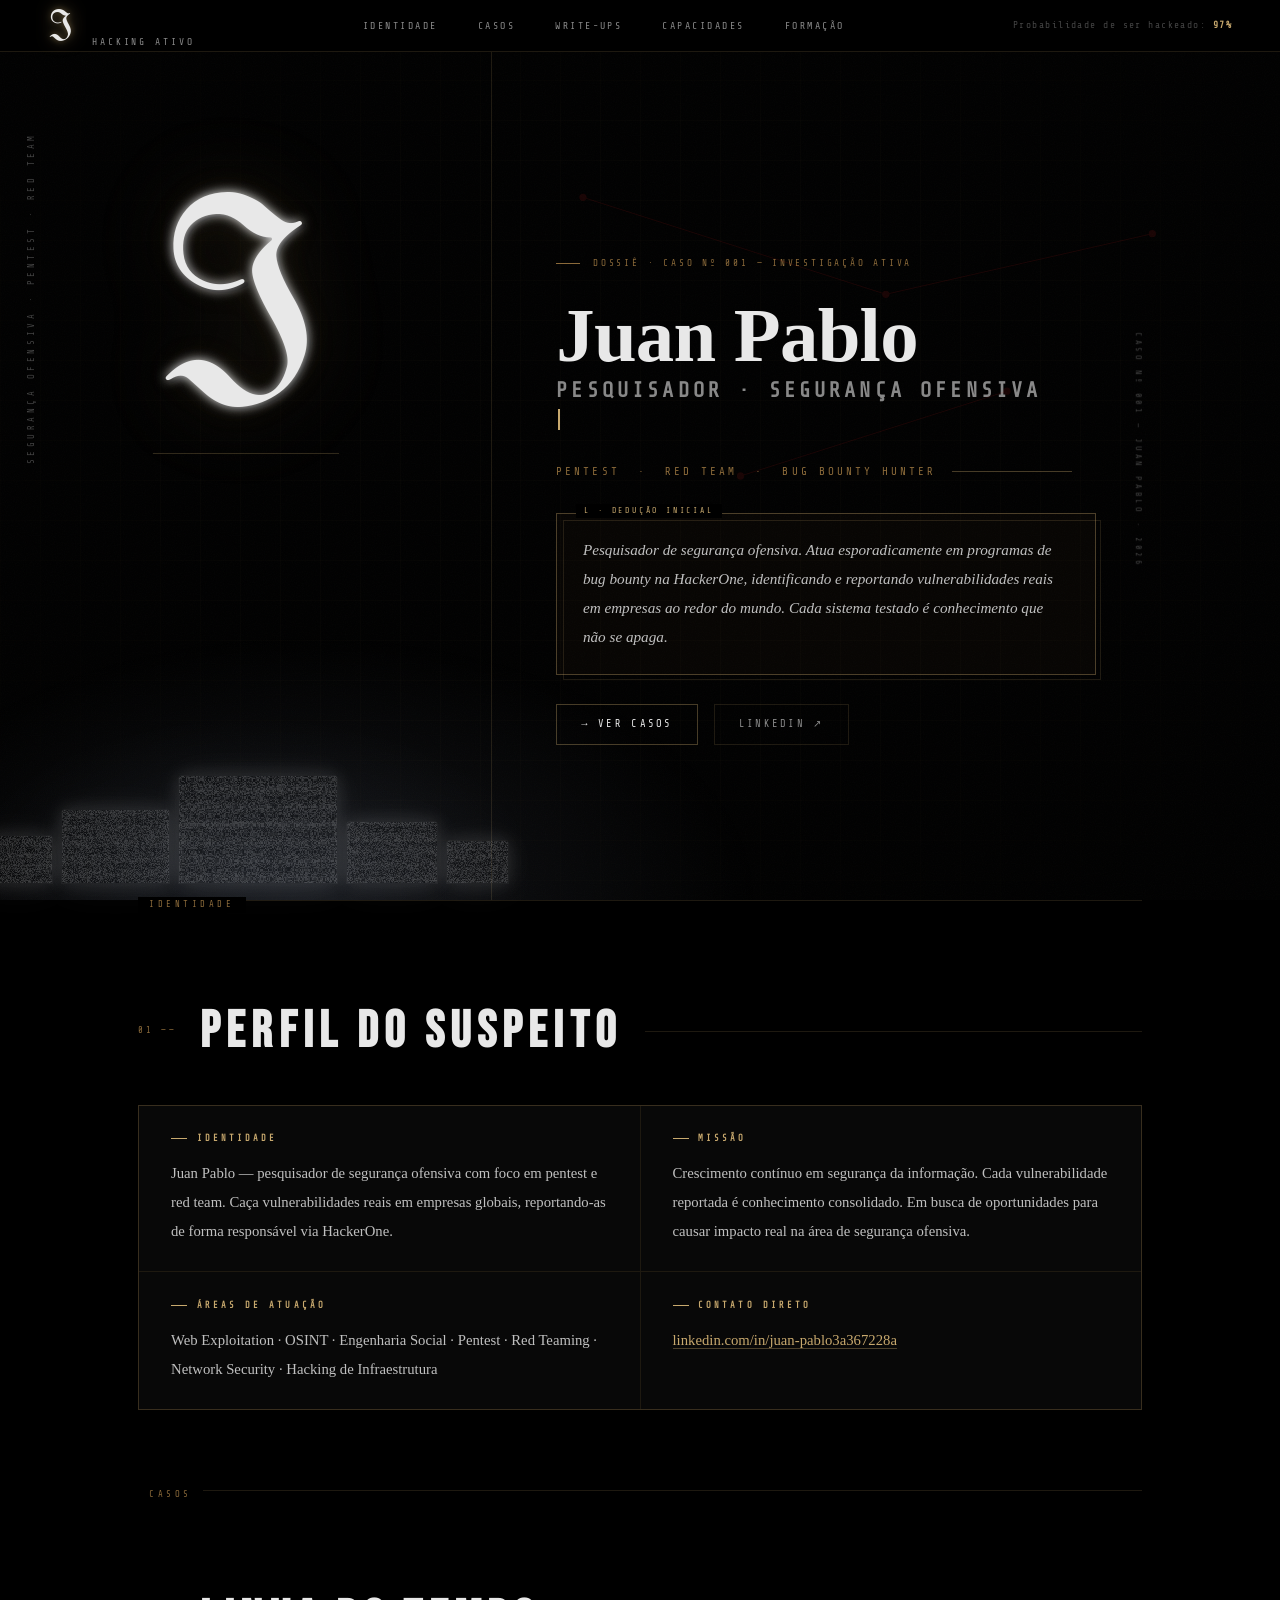
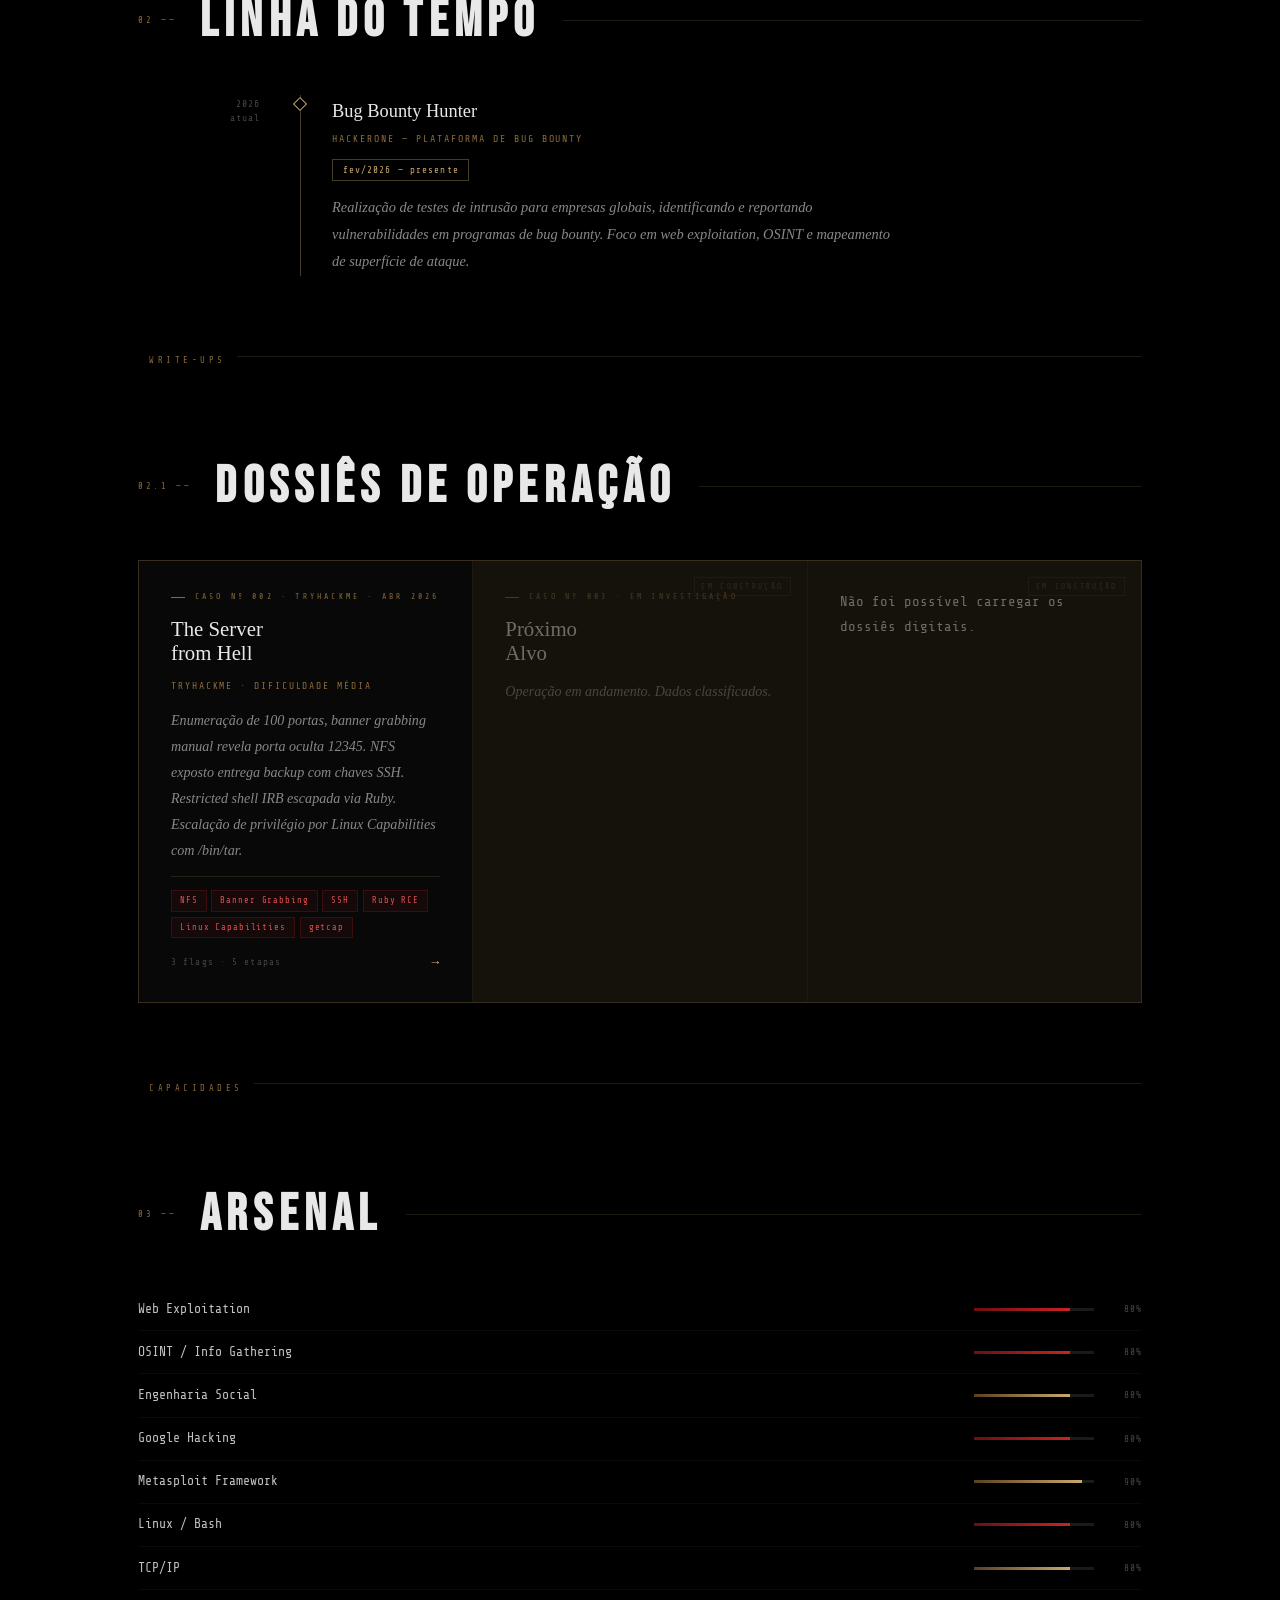
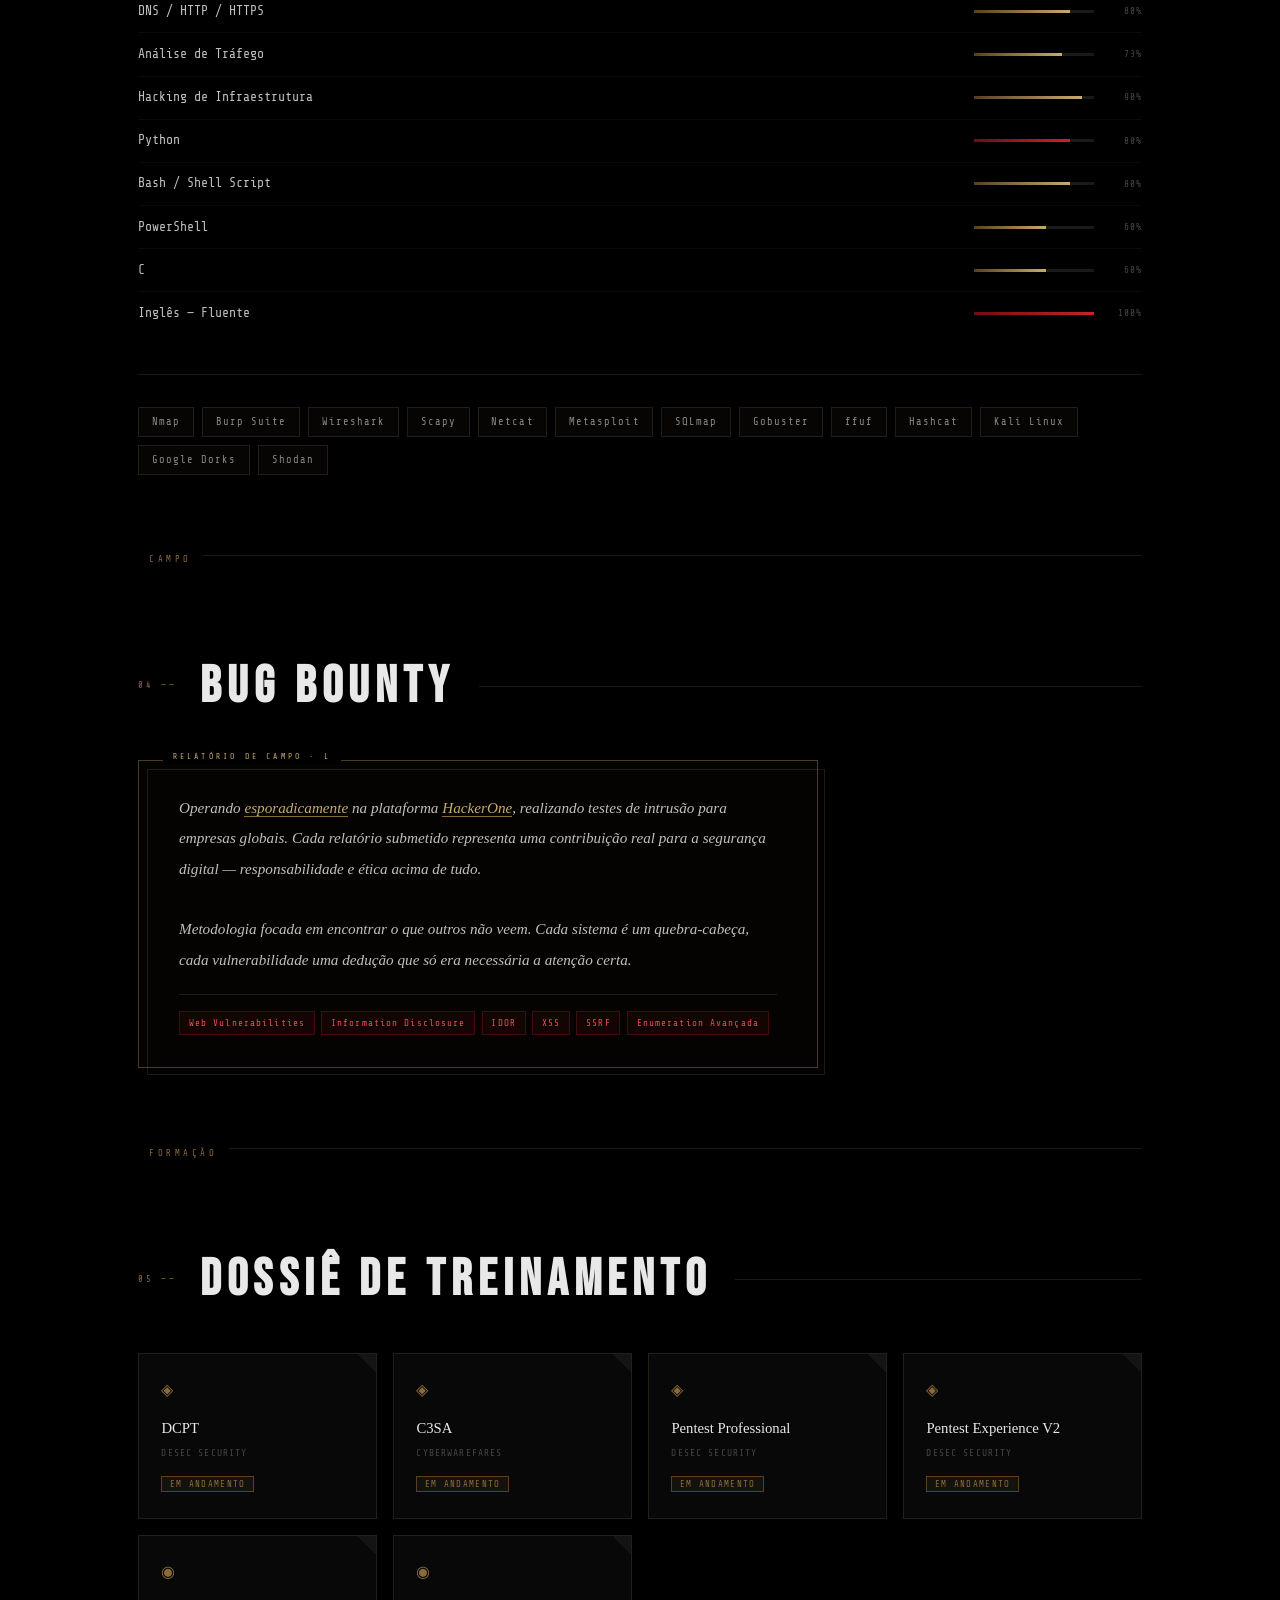
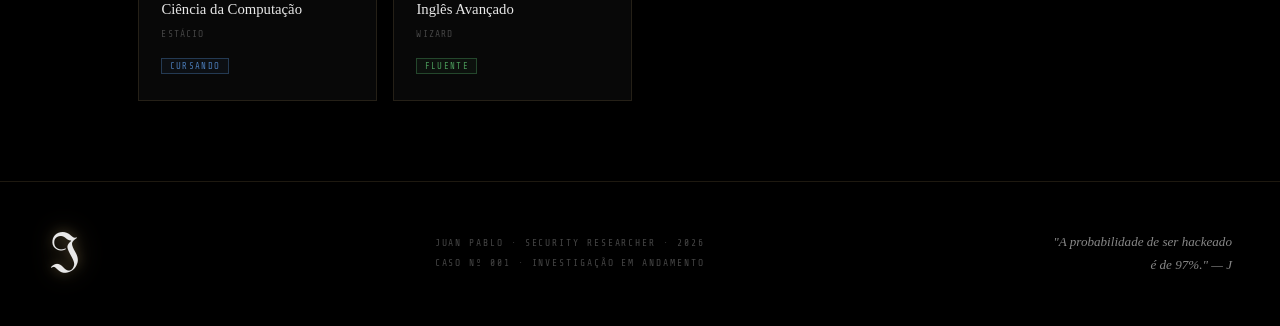
<file: index.html>
<!DOCTYPE html>
<html lang="pt-BR">
<head>
<meta charset="UTF-8">
<meta name="viewport" content="width=device-width, initial-scale=1.0">
<title>Caso № 001 — Juan Pablo · Pentester</title>
<link href="https://fonts.googleapis.com/css2?family=UnifrakturMaguntia&family=Share+Tech+Mono&family=Noto+Serif+JP:wght@300;400;700&family=Bebas+Neue&family=IM+Fell+English:ital@0;1&display=swap" rel="stylesheet">
<style>
/* ══════════════════════════════════════
   VARIÁVEIS — PALETA DO L
══════════════════════════════════════ */
:root {
  --void:      #000000;
  --void2:     #080808;
  --void3:     #0f0f0f;
  --void4:     #141414;
  --void5:     #1a1a1a;
  --white:     #e8e8e8;
  --white2:    #c0c0c0;
  --white3:    #888;
  --white4:    #444;
  --accent:    #c8a96e;      /* âmbar/doce — tom de bolo/chocolate */
  --accent2:   #8b6a3a;
  --accent3:   #5a4020;
  --red:       #cc2222;
  --red-dim:   #6b1010;
  --blue-l:    #4a7ab5;      /* azul frio — monitores */
  --green:     #2a6640;
  --border:    rgba(200,169,110,0.15);
  --border2:   rgba(200,169,110,0.35);
  --shadow:    rgba(200,169,110,0.08);
}

*, *::before, *::after { margin:0; padding:0; box-sizing:border-box; }
html { scroll-behavior:smooth; }

/* ── CURSOR PERSONALIZADO ── */
body { cursor: crosshair; }
a, button { cursor: crosshair; }

body {
  background: var(--void);
  color: var(--white);
  font-family: 'Share Tech Mono', monospace;
  font-size: 14px;
  line-height: 1.75;
  overflow-x: hidden;
}

/* ── LINHAS DE GRADE — sala de investigação ── */
body::before {
  content: '';
  position: fixed; inset: 0;
  background-image:
    linear-gradient(rgba(200,169,110,0.025) 1px, transparent 1px),
    linear-gradient(90deg, rgba(200,169,110,0.025) 1px, transparent 1px);
  background-size: 40px 40px;
  pointer-events: none;
  z-index: 0;
}

/* ── VINHETA LATERAL ── */
body::after {
  content: '';
  position: fixed; inset: 0;
  background: radial-gradient(ellipse at center, transparent 55%, rgba(0,0,0,0.85) 100%);
  pointer-events: none;
  z-index: 1;
}

/* ── NOISE GRAIN ── */
.grain {
  position: fixed; inset: 0;
  background-image: url("data:image/svg+xml,%3Csvg xmlns='http://www.w3.org/2000/svg' width='200' height='200'%3E%3Cfilter id='n'%3E%3CfeTurbulence type='fractalNoise' baseFrequency='0.9' numOctaves='4' stitchTiles='stitch'/%3E%3C/filter%3E%3Crect width='200' height='200' filter='url(%23n)' opacity='0.04'/%3E%3C/svg%3E");
  pointer-events: none; z-index: 2; opacity: 0.6;
}

/* ══════════════════════════════════════
   SCROLLBAR
══════════════════════════════════════ */
::-webkit-scrollbar { width: 4px; }
::-webkit-scrollbar-track { background: var(--void); }
::-webkit-scrollbar-thumb { background: var(--accent3); }
::selection { background: rgba(200,169,110,0.2); }

/* ══════════════════════════════════════
   NAV — BARRA DO INVESTIGADOR
══════════════════════════════════════ */
nav {
  position: fixed; top: 0; left: 0; right: 0;
  z-index: 900;
  background: rgba(0,0,0,0.95);
  border-bottom: 1px solid var(--border);
  display: flex; align-items: center; justify-content: space-between;
  padding: 0 3rem;
  height: 52px;
  backdrop-filter: blur(8px);
}

.nav-id {
  display: flex; align-items: baseline; gap: 1rem;
}
.nav-l {
  font-family: 'Bebas Neue', sans-serif;
  font-size: 2.2rem; color: var(--white); line-height: 1;
  letter-spacing: 0.1em;
  text-shadow: 0 0 20px rgba(200,169,110,0.4);
}
.nav-case {
  font-size: 0.6rem; letter-spacing: 0.3em;
  color: var(--white3); text-transform: uppercase;
}

nav ul { list-style: none; display: flex; gap: 2.5rem; }
nav ul a {
  font-size: 0.62rem; letter-spacing: 0.25em; text-transform: uppercase;
  color: var(--white3); text-decoration: none;
  transition: color 0.2s;
  position: relative;
}
nav ul a::after {
  content: '';
  position: absolute; bottom: -4px; left: 0; right: 0; height: 1px;
  background: var(--accent);
  transform: scaleX(0); transform-origin: left;
  transition: transform 0.25s ease;
}
nav ul a:hover { color: var(--accent); }
nav ul a:hover::after { transform: scaleX(1); }

.nav-prob {
  font-size: 0.6rem; letter-spacing: 0.15em;
  color: var(--white4);
}
.nav-prob strong { color: var(--accent); }

/* ══════════════════════════════════════
   HERO — DOSSIER DO SUSPEITO
══════════════════════════════════════ */
#hero {
  min-height: 100vh;
  display: grid;
  grid-template-columns: 1fr 1.6fr;
  position: relative; z-index: 10;
  padding-top: 52px;
}

/* Coluna esquerda — foto/silhueta do L sentado */
.hero-left {
  display: flex; align-items: flex-end; justify-content: center;
  padding: 3rem 2rem 0;
  position: relative;
  border-right: 1px solid var(--border);
  overflow: visible;
}

/* J gótico — coluna esquerda */
.j-letter-wrap {
  position: absolute;
  top: 52px; /* abaixo da nav */
  left: 50%;
  bottom: 45%; /* fica acima da zona dos monitores */
  transform: translateX(-50%);
  display: flex; align-items: center; justify-content: center;
  z-index: 2;
  pointer-events: none;
}
.j-gothic {
  width: 220px; height: auto;
  filter: drop-shadow(0 0 40px rgba(200,169,110,0.15));
  animation: float 6s ease-in-out infinite;
}
@keyframes float {
  0%,100% { transform: translateY(0); }
  50%      { transform: translateY(-8px); }
}

/* Monitores — cena inferior da coluna esquerda */
.monitors-scene {
  position: absolute;
  bottom: 0; left: 0; right: 0;
  height: 45%;
  display: flex; align-items: flex-end; justify-content: center;
  gap: 8px; padding: 0 1rem 1rem;
  z-index: 3;
}
.monitor-canvas {
  border-radius: 3px 3px 0 0;
  box-shadow:
    0 0 18px rgba(255,255,255,0.12),
    0 0 40px rgba(255,255,255,0.06),
    inset 0 0 6px rgba(255,255,255,0.04);
  border: 1px solid rgba(255,255,255,0.08);
  image-rendering: pixelated;
}

/* Iluminação ambiente dos monitores — dissipa além da coluna */
.hero-left::after {
  content: '';
  position: absolute;
  left: -5%; right: -120%; /* vaza para a direita mas não até a borda */
  bottom: 0; top: 30%;
  background:
    radial-gradient(ellipse 55% 60% at 30% 100%, rgba(200,215,255,0.09) 0%, transparent 75%),
    radial-gradient(ellipse 40% 40% at 25% 95%,  rgba(180,210,255,0.06) 0%, transparent 65%);
  pointer-events: none; z-index: 4;
}

.hero-left-label {
  position: absolute; top: 5rem; left: 1.5rem;
  writing-mode: vertical-rl; transform: rotate(180deg);
  font-size: 0.55rem; letter-spacing: 0.4em; text-transform: uppercase;
  color: var(--white4);
}

/* Coluna direita — ficha do suspeito */
.hero-right {
  padding: 7rem 4rem 4rem 4rem;
  display: flex; flex-direction: column; justify-content: center;
  position: relative;
}

/* stamp removed */

.dossier-tag {
  font-size: 0.58rem; letter-spacing: 0.3em; text-transform: uppercase;
  color: var(--accent2); margin-bottom: 1.8rem;
  display: flex; align-items: center; gap: 0.8rem;
}
.dossier-tag::before {
  content: ''; display: inline-block;
  width: 24px; height: 1px; background: var(--accent2);
}

h1.suspect-name {
  font-family: 'IM Fell English', serif;
  font-size: clamp(3rem,6vw,5.5rem);
  line-height: 0.95;
  color: var(--white);
  margin-bottom: 0.5rem;
  letter-spacing: -0.01em;
}
h1.suspect-name span {
  display: block;
  font-size: clamp(0.9rem,2vw,1.3rem);
  font-family: 'Share Tech Mono', monospace;
  font-style: normal;
  color: var(--white3);
  letter-spacing: 0.2em;
  text-transform: uppercase;
  margin-top: 0.5rem;
}

.suspect-role {
  font-size: 0.68rem; letter-spacing: 0.28em; text-transform: uppercase;
  color: var(--accent2); margin: 1.5rem 0;
  display: flex; align-items: center; gap: 1rem;
}
.suspect-role::after {
  content: ''; flex: 1; max-width: 120px; height: 1px;
  background: var(--border2);
}

/* Caixa de dedução do L */
.deduction {
  border: 1px solid var(--border2);
  background: rgba(200,169,110,0.03);
  padding: 1.4rem 1.6rem;
  max-width: 540px;
  position: relative;
  margin: 0.5rem 0 1.8rem;
}
.deduction::before {
  content: 'L · DEDUÇÃO INICIAL';
  position: absolute; top: -0.6rem; left: 1.2rem;
  background: var(--void);
  font-size: 0.5rem; letter-spacing: 0.35em;
  color: var(--accent); padding: 0 0.5rem;
}
.deduction::after {
  content: '';
  position: absolute; top: 6px; left: 6px; right: -6px; bottom: -6px;
  border: 1px solid var(--border);
  pointer-events: none;
}
.deduction p {
  font-family: 'IM Fell English', serif;
  font-style: italic;
  color: var(--white2); font-size: 0.95rem; line-height: 1.9;
}
.deduction .probability {
  display: flex; align-items: center; gap: 0.8rem;
  margin-top: 1rem; padding-top: 0.8rem;
  border-top: 1px solid var(--border);
  font-size: 0.6rem; letter-spacing: 0.15em; color: var(--white3);
  font-family: 'Share Tech Mono', monospace; font-style: normal;
}
.prob-bar {
  flex: 1; height: 2px; background: var(--void4);
  position: relative; overflow: hidden;
}
.prob-bar::after {
  content: '';
  position: absolute; inset: 0; right: 3%;
  background: linear-gradient(90deg, var(--accent3), var(--accent));
  animation: prob-load 1.8s ease forwards;
}
@keyframes prob-load {
  from { transform: scaleX(0); transform-origin: left; }
  to   { transform: scaleX(1); transform-origin: left; }
}
.prob-val { color: var(--accent); font-weight: 700; font-size: 0.75rem; }

.hero-actions {
  display: flex; gap: 1rem; flex-wrap: wrap;
}
.btn {
  font-family: 'Share Tech Mono', monospace;
  font-size: 0.65rem; letter-spacing: 0.22em; text-transform: uppercase;
  text-decoration: none; padding: 0.65rem 1.5rem;
  border: 1px solid var(--border2); color: var(--white);
  background: transparent;
  transition: all 0.2s; display: inline-flex; align-items: center; gap: 0.5rem;
  position: relative; overflow: hidden;
}
.btn::before {
  content: '';
  position: absolute; inset: 0;
  background: var(--accent);
  transform: translateX(-101%);
  transition: transform 0.25s ease;
  z-index: 0;
}
.btn:hover::before { transform: translateX(0); }
.btn:hover { color: var(--void); border-color: var(--accent); }
.btn span { position: relative; z-index: 1; }
.btn-ghost { border-color: var(--border); color: var(--white3); }
.btn-ghost:hover { color: var(--void); }

/* ── DECORAÇÃO HERO: FIOS VERMELHO (quadro de investigação) ── */
.evidence-lines {
  position: absolute; inset: 0; pointer-events: none;
  overflow: hidden; opacity: 0.12;
}
.evidence-lines svg { width: 100%; height: 100%; }

/* ══════════════════════════════════════
   DIVISORES
══════════════════════════════════════ */
.section-div {
  max-width: 1100px; margin: 0 auto;
  padding: 0 3rem;
  position: relative; z-index: 10;
}
.section-div hr {
  border: none; border-top: 1px solid var(--border);
}
.section-div span {
  position: relative; top: -0.6rem; left: 0;
  display: inline-block;
  background: var(--void);
  padding: 0 0.7rem;
  font-size: 0.55rem; letter-spacing: 0.4em; text-transform: uppercase;
  color: var(--accent2);
}

/* ══════════════════════════════════════
   SECTION WRAPPER
══════════════════════════════════════ */
.sw {
  max-width: 1100px; margin: 0 auto;
  padding: 5rem 3rem;
  position: relative; z-index: 10;
}

/* ── SECTION HEADER ── */
.sl {
  display: flex; align-items: center; gap: 1.5rem;
  margin-bottom: 3rem;
}
.sl-num {
  font-size: 0.55rem; letter-spacing: 0.3em; color: var(--accent2);
  white-space: nowrap;
}
.sl-title {
  font-family: 'Bebas Neue', sans-serif;
  font-size: clamp(2rem,4vw,3.5rem);
  letter-spacing: 0.12em; color: var(--white); line-height: 1;
}
.sl-rule { flex: 1; height: 1px; background: var(--border); }

/* ══════════════════════════════════════
   SOBRE — FICHA DO SUSPEITO
══════════════════════════════════════ */
.profile-grid {
  display: grid;
  grid-template-columns: 1fr 1fr;
  gap: 1px;
  background: var(--border);
  border: 1px solid var(--border);
}
.profile-card {
  background: var(--void2);
  padding: 1.6rem 2rem;
  transition: background 0.2s;
  position: relative;
}
.profile-card::after {
  content: '';
  position: absolute; bottom: 0; left: 0; right: 0; height: 2px;
  background: linear-gradient(90deg, transparent, var(--accent2), transparent);
  opacity: 0;
  transition: opacity 0.3s;
}
.profile-card:hover { background: var(--void3); }
.profile-card:hover::after { opacity: 1; }

.profile-card h3 {
  font-size: 0.55rem; letter-spacing: 0.35em; text-transform: uppercase;
  color: var(--accent); margin-bottom: 0.8rem;
  display: flex; align-items: center; gap: 0.6rem;
}
.profile-card h3::before {
  content: ''; display: inline-block;
  width: 16px; height: 1px; background: var(--accent);
}
.profile-card p {
  font-family: 'IM Fell English', serif;
  color: var(--white2); font-size: 0.92rem; line-height: 1.95;
}
.profile-card a {
  color: var(--accent); text-underline-offset: 4px;
  transition: color 0.2s; text-decoration: none;
  border-bottom: 1px solid var(--border2);
}
.profile-card a:hover { color: var(--white); }

/* ══════════════════════════════════════
   EXPERIÊNCIA — LINHA DO TEMPO
══════════════════════════════════════ */
.timeline { padding-left: 2rem; }
.tl-item {
  display: grid;
  grid-template-columns: 90px 1fr;
  gap: 0 2.5rem;
  padding-bottom: 3rem;
  position: relative;
}
.tl-item:last-child { padding-bottom: 0; }
.tl-item::before {
  content: '';
  position: absolute; left: 90px; top: 0; bottom: 0;
  width: 1px; background: var(--border2);
  margin-left: 2.5rem;
}
.tl-dot {
  position: absolute; left: 90px; top: 4px;
  margin-left: calc(2.5rem - 5px);
  width: 10px; height: 10px;
  border: 1px solid var(--accent);
  background: var(--void);
  transform: rotate(45deg);
  z-index: 1;
}
.tl-year {
  font-size: 0.6rem; letter-spacing: 0.1em;
  color: var(--white4); text-align: right;
  padding-top: 2px; line-height: 1.5;
}
.tl-content { padding-left: 2rem; }
.tl-title {
  font-family: 'IM Fell English', serif;
  font-size: 1.15rem; color: var(--white);
  margin-bottom: 0.2rem;
}
.tl-org {
  font-size: 0.62rem; letter-spacing: 0.2em; text-transform: uppercase;
  color: var(--accent2); margin-bottom: 0.6rem;
}
.tl-badge {
  display: inline-block;
  border: 1px solid var(--border2);
  padding: 0.1rem 0.6rem; font-size: 0.58rem;
  letter-spacing: 0.12em; color: var(--accent); margin-bottom: 0.8rem;
}
.tl-desc {
  font-family: 'IM Fell English', serif;
  font-size: 0.9rem; color: var(--white3); line-height: 1.9;
  max-width: 560px;
  font-style: italic;
}

/* ══════════════════════════════════════
   SKILLS — ANÁLISE DE CAPACIDADES
══════════════════════════════════════ */
.skills-wrap { display: flex; flex-direction: column; gap: 0; }
.skill-row {
  display: flex; align-items: center;
  padding: 0.6rem 0;
  border-bottom: 1px solid rgba(200,169,110,0.06);
  gap: 1rem;
  transition: background 0.15s;
}
.skill-row:hover { background: rgba(200,169,110,0.03); margin: 0 -1rem; padding-left: 1rem; padding-right: 1rem; }
.skill-row:last-child { border-bottom: none; }
.skill-name {
  flex: 1; font-family: 'Share Tech Mono', monospace;
  font-size: 0.82rem; color: var(--white2);
}
.skill-meter {
  width: 120px; height: 3px;
  background: var(--void5);
  position: relative; overflow: hidden;
}
.skill-fill {
  position: absolute; top: 0; left: 0; bottom: 0;
  background: linear-gradient(90deg, var(--accent3), var(--accent));
  transition: width 1s ease;
}
.skill-fill.red {
  background: linear-gradient(90deg, var(--red-dim), var(--red));
}
.skill-pct {
  font-size: 0.58rem; color: var(--white4); letter-spacing: 0.1em;
  width: 32px; text-align: right;
}

/* Ferramentas */
.tools-grid {
  display: flex; flex-wrap: wrap; gap: 0.5rem;
  margin-top: 2.5rem; padding-top: 2rem;
  border-top: 1px solid var(--border);
}
.tool-tag {
  font-size: 0.65rem; letter-spacing: 0.1em;
  padding: 0.3rem 0.8rem;
  border: 1px solid var(--border);
  color: var(--white3);
  background: rgba(200,169,110,0.03);
  transition: border-color 0.2s, color 0.2s, background 0.2s;
}
.tool-tag:hover {
  border-color: var(--accent2); color: var(--accent); background: rgba(200,169,110,0.07);
}

/* ══════════════════════════════════════
   BUG BOUNTY — RELATÓRIO DE CAMPO
══════════════════════════════════════ */
.report-box {
  border: 1px solid var(--border2);
  padding: 2rem 2.5rem;
  max-width: 680px;
  position: relative;
  background: rgba(200,169,110,0.02);
}
.report-box::before {
  content: 'RELATÓRIO DE CAMPO · L';
  position: absolute; top: -0.65rem; left: 1.5rem;
  background: var(--void);
  font-size: 0.5rem; letter-spacing: 0.4em; color: var(--accent);
  padding: 0 0.6rem;
}
.report-box::after {
  content: '';
  position: absolute; top: 8px; left: 8px; right: -8px; bottom: -8px;
  border: 1px solid var(--border);
  pointer-events: none;
}
.report-box p {
  font-family: 'IM Fell English', serif;
  font-style: italic;
  color: var(--white2); font-size: 0.95rem; line-height: 2;
}
.report-box u {
  text-decoration: none;
  border-bottom: 1px solid var(--accent2);
  color: var(--accent);
}

/* Tags de vulnerabilidade */
.vuln-tags {
  display: flex; flex-wrap: wrap; gap: 0.4rem;
  margin-top: 1.2rem; padding-top: 1rem;
  border-top: 1px solid var(--border);
}
.vtag {
  font-size: 0.58rem; letter-spacing: 0.12em;
  padding: 0.18rem 0.55rem;
  background: rgba(204,34,34,0.08);
  border: 1px solid rgba(204,34,34,0.25);
  color: #e05050;
}

/* ══════════════════════════════════════
   FORMAÇÃO — DOSSIÊ DE TREINAMENTO
══════════════════════════════════════ */
.certs-grid {
  display: grid;
  grid-template-columns: repeat(auto-fill, minmax(200px, 1fr));
  gap: 1rem;
}
.cert-card {
  border: 1px solid var(--border);
  padding: 1.4rem;
  background: var(--void2);
  position: relative; overflow: hidden;
  transition: border-color 0.25s, background 0.25s;
}
.cert-card::before {
  content: '';
  position: absolute; top: 0; left: 0; right: 0; height: 2px;
  background: linear-gradient(90deg, transparent, var(--accent2), transparent);
  transform: scaleX(0);
  transition: transform 0.35s ease;
}
.cert-card:hover { border-color: var(--border2); background: var(--void3); }
.cert-card:hover::before { transform: scaleX(1); }

/* canto dobrado */
.cert-card::after {
  content: '';
  position: absolute; top: 0; right: 0;
  width: 18px; height: 18px;
  background: linear-gradient(225deg, var(--void4) 50%, transparent 50%);
}
.cert-icon { font-size: 1rem; margin-bottom: 0.7rem; color: var(--accent2); }
.cert-name {
  font-family: 'IM Fell English', serif;
  font-size: 0.92rem; color: var(--white); margin-bottom: 0.2rem;
}
.cert-org {
  font-size: 0.6rem; letter-spacing: 0.12em; text-transform: uppercase;
  color: var(--white4); margin-bottom: 0.6rem;
}
.cert-status {
  font-size: 0.56rem; letter-spacing: 0.15em; text-transform: uppercase;
  padding: 0.12rem 0.45rem; border: 1px solid;
}
.st-prog  { color: var(--accent2); border-color: var(--accent3); background: rgba(200,169,110,0.06); }
.st-study { color: var(--blue-l);  border-color: rgba(74,122,181,0.4); background: rgba(74,122,181,0.06); }
.st-done  { color: #4a9a5a; border-color: rgba(74,154,90,0.4); background: rgba(74,154,90,0.06); }

/* ══════════════════════════════════════
   FOOTER
══════════════════════════════════════ */
footer {
  border-top: 1px solid var(--border);
  padding: 2.5rem 3rem;
  display: flex; justify-content: space-between; align-items: center;
  position: relative; z-index: 10;
  background: var(--void);
}
.footer-l {
  font-family: 'Bebas Neue', sans-serif;
  font-size: 2.5rem; color: var(--white);
  letter-spacing: 0.1em; line-height: 1;
  text-shadow: 0 0 30px rgba(200,169,110,0.3);
}
.footer-text {
  font-size: 0.6rem; letter-spacing: 0.2em; text-transform: uppercase;
  color: var(--white4); line-height: 2;
  text-align: center;
}
.footer-quote {
  font-family: 'IM Fell English', serif;
  font-style: italic; color: var(--white3);
  font-size: 0.82rem; text-align: right; max-width: 260px; line-height: 1.7;
}

/* ══════════════════════════════════════
   DECORAÇÃO: FINGERPRINT FUNDO
══════════════════════════════════════ */
.bg-deco {
  position: fixed; inset: 0; pointer-events: none; z-index: 0;
  display: flex; align-items: center; justify-content: center;
  overflow: hidden;
}
.bg-deco svg {
  width: 70vh; height: 70vh; opacity: 0.018;
}

/* ══════════════════════════════════════
   REVEAL ANIMATION
══════════════════════════════════════ */
.reveal {
  opacity: 0; transform: translateY(20px);
  transition: opacity 0.8s ease, transform 0.8s ease;
}
.reveal.visible { opacity: 1; transform: none; }

/* ── TYPING CURSOR ── */
.cursor-blink {
  display: inline-block;
  width: 2px; height: 1em;
  background: var(--accent);
  margin-left: 2px;
  animation: blink 1s step-end infinite;
  vertical-align: middle;
}
@keyframes blink {
  0%,100% { opacity: 1; } 50% { opacity: 0; }
}

/* ── NÚMERO DE CASO flutuante ── */
.case-float {
  position: fixed; right: 1.5rem; top: 50%;
  transform: translateY(-50%) rotate(90deg);
  transform-origin: center;
  font-size: 0.5rem; letter-spacing: 0.45em; text-transform: uppercase;
  color: var(--white4); z-index: 20;
}

/* ══════════════════════════════════════
   RESPONSIVE
══════════════════════════════════════ */
@media (max-width: 860px) {
  #hero { grid-template-columns: 1fr; }
  .hero-left { display: none; }
  nav ul { display: none; }
  .nav-prob { display: none; }
  .sw { padding: 4rem 1.5rem; }
  .section-div { padding: 0 1.5rem; }
  footer { flex-direction: column; gap: 1.2rem; text-align: center; }
  .footer-quote { text-align: center; }
  nav { padding: 0 1.5rem; }
  .profile-grid { grid-template-columns: 1fr; }
  .case-float { display: none; }
  .hero-right { padding: 6rem 1.5rem 3rem; }
}

/* ══════════════════════════════════════
   WRITE-UP CARDS — CASOS DE ESTUDO
══════════════════════════════════════ */
.cases-grid {
  display: grid;
  grid-template-columns: repeat(auto-fill, minmax(320px, 1fr));
  gap: 1px;
  background: var(--border);
  border: 1px solid var(--border);
  margin-top: 2rem;
}
.case-card {
  background: var(--void2);
  padding: 1.8rem 2rem;
  text-decoration: none;
  color: inherit;
  position: relative;
  overflow: hidden;
  transition: background 0.2s;
  display: flex;
  flex-direction: column;
  gap: 0.8rem;
}
.case-card::before {
  content: '';
  position: absolute; top: 0; left: 0; right: 0; height: 2px;
  background: linear-gradient(90deg, transparent, var(--accent2), transparent);
  transform: scaleX(0);
  transition: transform 0.35s ease;
}
.case-card:hover { background: var(--void3); }
.case-card:hover::before { transform: scaleX(1); }
.case-card-num {
  font-size: 0.5rem; letter-spacing: 0.4em; text-transform: uppercase;
  color: var(--accent2);
  display: flex; align-items: center; gap: 0.6rem;
}
.case-card-num::before {
  content: ''; display: inline-block;
  width: 14px; height: 1px; background: var(--accent2);
}
.case-card-title {
  font-family: 'IM Fell English', serif;
  font-size: 1.3rem; color: var(--white); line-height: 1.15;
}
.case-card-platform {
  font-size: 0.6rem; letter-spacing: 0.2em; text-transform: uppercase;
  color: var(--accent2);
}
.case-card-desc {
  font-family: 'IM Fell English', serif;
  font-style: italic;
  color: var(--white3); font-size: 0.88rem; line-height: 1.85;
  flex: 1;
}
.case-card-tags {
  display: flex; flex-wrap: wrap; gap: 0.3rem;
  padding-top: 0.8rem;
  border-top: 1px solid var(--border);
}
.case-card-tag {
  font-size: 0.55rem; letter-spacing: 0.1em;
  padding: 0.14rem 0.5rem;
  background: rgba(204,34,34,0.07);
  border: 1px solid rgba(204,34,34,0.2);
  color: #e05050;
}
.case-card-footer {
  display: flex; justify-content: space-between; align-items: center;
  font-size: 0.58rem; letter-spacing: 0.12em;
  color: var(--white4);
}
.case-card-arrow {
  color: var(--accent); font-size: 0.8rem;
  transition: transform 0.2s;
}
.case-card:hover .case-card-arrow { transform: translateX(4px); }
.case-card-wip {
  background: var(--void2);
  padding: 1.8rem 2rem;
  display: flex; flex-direction: column; gap: 0.8rem;
  opacity: 0.4;
  position: relative;
}
.case-card-wip::after {
  content: 'em construção';
  position: absolute; top: 1rem; right: 1rem;
  font-size: 0.48rem; letter-spacing: 0.3em; text-transform: uppercase;
  color: var(--white4);
  border: 1px solid var(--border);
  padding: 0.1rem 0.4rem;
}
</style>
</head>
<body>

<!-- Textura de ruído -->
<div class="grain"></div>



<!-- Número de caso lateral -->
<div class="case-float">CASO Nº 001 — JUAN PABLO · 2026</div>

<!-- ═══════════ NAV ═══════════ -->
<nav>
  <div class="nav-id">
    <div class="nav-l">
      <svg viewBox="0 0 70 110" width="28" height="44" xmlns="http://www.w3.org/2000/svg" style="display:block; overflow:visible">
        <text x="2" y="80" font-family="'UnifrakturMaguntia', serif" font-size="82" fill="#e8e8e8" style="filter:drop-shadow(0 0 8px rgba(200,169,110,0.5))">J</text>
      </svg>
    </div>
    <div class="nav-case">Hacking Ativo</div>
  </div>
  <ul>
    <li><a href="#sobre">Identidade</a></li>
    <li><a href="#exp">Casos</a></li>
    <li><a href="#writeups">Write-Ups</a></li>
    <li><a href="#skills">Capacidades</a></li>
    <li><a href="#certs">Formação</a></li>
  </ul>
  <div class="nav-prob">
    Probabilidade de ser hackeado: <strong>97%</strong>
  </div>
</nav>

<!-- ═══════════ HERO ═══════════ -->
<section id="hero">

  <!-- Coluna Esquerda — J gótico + monitores -->
  <div class="hero-left">
    <div class="hero-left-label">Segurança Ofensiva · Pentest · Red Team</div>

    <!-- J gótico centralizado no estilo Death Note -->
    <div class="j-letter-wrap">
      <svg class="j-gothic" viewBox="0 0 260 360" xmlns="http://www.w3.org/2000/svg">
        <defs>
          <filter id="j-glow">
            <feGaussianBlur stdDeviation="6" result="blur"/>
            <feMerge><feMergeNode in="blur"/><feMergeNode in="SourceGraphic"/></feMerge>
          </filter>
          <filter id="j-glow2">
            <feGaussianBlur stdDeviation="18"/>
          </filter>
        </defs>
        <!-- Halo de brilho -->
        <text x="30" y="230" font-family="'UnifrakturMaguntia', serif" font-size="260"
              fill="rgba(200,169,110,0.08)" filter="url(#j-glow2)">J</text>
        <!-- Sombra escura -->
        <text x="34" y="234" font-family="'UnifrakturMaguntia', serif" font-size="260"
              fill="rgba(0,0,0,0.6)">J</text>
        <!-- J principal branco -->
        <text x="30" y="230" font-family="'UnifrakturMaguntia', serif" font-size="260"
              fill="#e8e8e8" filter="url(#j-glow)">J</text>
        <!-- Linha decorativa abaixo do descendente -->
        <line x1="20" y1="348" x2="240" y2="348" stroke="rgba(200,169,110,0.3)" stroke-width="1"/>
      </svg>
    </div>

    <!-- Monitores com ruído — iluminação ambiente ~20% -->
    <div class="monitors-scene">
      <canvas class="monitor-canvas" id="mon4"></canvas>
      <canvas class="monitor-canvas" id="mon1"></canvas>
      <canvas class="monitor-canvas" id="mon2"></canvas>
      <canvas class="monitor-canvas" id="mon3"></canvas>
      <canvas class="monitor-canvas" id="mon5"></canvas>
    </div>
  </div>

  <!-- Coluna Direita -->
  <div class="hero-right">
    <!-- Linhas de evidência decorativas -->
    <div class="evidence-lines">
      <svg viewBox="0 0 600 700" xmlns="http://www.w3.org/2000/svg">
        <line x1="50" y1="120" x2="300" y2="200" stroke="#cc2222" stroke-width="0.8"/>
        <line x1="300" y1="200" x2="520" y2="150" stroke="#cc2222" stroke-width="0.8"/>
        <line x1="180" y1="350" x2="400" y2="280" stroke="#cc2222" stroke-width="0.8"/>
        <circle cx="50" cy="120" r="3" fill="#cc2222"/>
        <circle cx="300" cy="200" r="3" fill="#cc2222"/>
        <circle cx="520" cy="150" r="3" fill="#cc2222"/>
        <circle cx="180" cy="350" r="3" fill="#cc2222"/>
        <circle cx="400" cy="280" r="3" fill="#cc2222"/>
      </svg>
    </div>

    <div class="dossier-tag">DOSSIÊ · CASO Nº 001 — INVESTIGAÇÃO ATIVA</div>

    <h1 class="suspect-name">
      Juan Pablo
      <span>Pesquisador · Segurança Ofensiva<span class="cursor-blink"></span></span>
    </h1>

    <div class="suspect-role">Pentest &nbsp;·&nbsp; Red Team &nbsp;·&nbsp; Bug Bounty Hunter</div>

    <div class="deduction">
      <p>
        Pesquisador de segurança ofensiva. Atua esporadicamente em programas
        de bug bounty na HackerOne, identificando e reportando vulnerabilidades
        reais em empresas ao redor do mundo. Cada sistema testado é conhecimento
        que não se apaga.
      </p>
    </div>

    <div class="hero-actions">
      <a class="btn" href="#exp"><span>→ Ver Casos</span></a>
      <a class="btn btn-ghost" href="https://linkedin.com/in/juan-pablo3a367228a" target="_blank" rel="noopener"><span>LinkedIn ↗</span></a>
    </div>
  </div>
</section>

<!-- ═══════════ IDENTIDADE ═══════════ -->
<div class="section-div"><hr><span>identidade</span></div>
<div class="sw" id="sobre">
  <div class="sl reveal">
    <span class="sl-num">01 ——</span>
    <h2 class="sl-title">Perfil do Suspeito</h2>
    <div class="sl-rule"></div>
  </div>

  <div class="profile-grid reveal">
    <div class="profile-card">
      <h3>identidade</h3>
      <p>Juan Pablo — pesquisador de segurança ofensiva com foco em pentest e red team. Caça vulnerabilidades reais em empresas globais, reportando-as de forma responsável via HackerOne.</p>
    </div>
    <div class="profile-card">
      <h3>missão</h3>
      <p>Crescimento contínuo em segurança da informação. Cada vulnerabilidade reportada é conhecimento consolidado. Em busca de oportunidades para causar impacto real na área de segurança ofensiva.</p>
    </div>
    <div class="profile-card">
      <h3>áreas de atuação</h3>
      <p>Web Exploitation · OSINT · Engenharia Social · Pentest · Red Teaming · Network Security · Hacking de Infraestrutura</p>
    </div>
    <div class="profile-card">
      <h3>contato direto</h3>
      <p><a href="https://linkedin.com/in/juan-pablo3a367228a" target="_blank" rel="noopener">linkedin.com/in/juan-pablo3a367228a</a></p>
    </div>
  </div>
</div>

<!-- ═══════════ CASOS ═══════════ -->
<div class="section-div"><hr><span>casos</span></div>
<div class="sw" id="exp">
  <div class="sl reveal">
    <span class="sl-num">02 ——</span>
    <h2 class="sl-title">Linha do Tempo</h2>
    <div class="sl-rule"></div>
  </div>

  <div class="timeline reveal">
    <div class="tl-item">
      <div class="tl-year">2026<br>atual</div>
      <div class="tl-dot"></div>
      <div class="tl-content">
        <div class="tl-title">Bug Bounty Hunter</div>
        <div class="tl-org">HackerOne — Plataforma de Bug Bounty</div>
        <div class="tl-badge">fev/2026 — presente</div>
        <p class="tl-desc">
          Realização de testes de intrusão para empresas globais, identificando e reportando
          vulnerabilidades em programas de bug bounty. Foco em web exploitation,
          OSINT e mapeamento de superfície de ataque.
        </p>
      </div>
    </div>
  </div>
</div>

<!-- ═══════════ WRITE-UPS ═══════════ -->
<div class="section-div"><hr><span>write-ups</span></div>
<div class="sw" id="writeups">
  <div class="sl reveal">
    <span class="sl-num">02.1 ——</span>
    <h2 class="sl-title">Dossiês de Operação</h2>
    <div class="sl-rule"></div>
  </div>

  <div class="cases-grid reveal" id="cases-grid">

    <!-- CASO 002 — The Server from Hell -->
    <a class="case-card" href="writeup-the-server-from-hell.html">
      <div class="case-card-num">CASO Nº 002 · TRYHACKME · ABR 2026</div>
      <div class="case-card-title">The Server<br>from Hell</div>
      <div class="case-card-platform">TryHackMe · Dificuldade Média</div>
      <div class="case-card-desc">
        Enumeração de 100 portas, banner grabbing manual revela porta oculta 12345.
        NFS exposto entrega backup com chaves SSH. Restricted shell IRB escapada via Ruby.
        Escalação de privilégio por Linux Capabilities com /bin/tar.
      </div>
      <div class="case-card-tags">
        <span class="case-card-tag">NFS</span>
        <span class="case-card-tag">Banner Grabbing</span>
        <span class="case-card-tag">SSH</span>
        <span class="case-card-tag">Ruby RCE</span>
        <span class="case-card-tag">Linux Capabilities</span>
        <span class="case-card-tag">getcap</span>
      </div>
      <div class="case-card-footer">
        <span>3 flags · 5 etapas</span>
        <span class="case-card-arrow">→</span>
      </div>
    </a>

    <!-- PLACEHOLDER — próximo caso -->
    <div class="case-card-wip">
      <div class="case-card-num">CASO Nº 003 · EM INVESTIGAÇÃO</div>
      <div class="case-card-title">Próximo<br>Alvo</div>
      <div class="case-card-desc">Operação em andamento. Dados classificados.</div>
    </div>

  </div>
</div>

<!-- ═══════════ CAPACIDADES ═══════════ -->
<div class="section-div"><hr><span>capacidades</span></div>
<div class="sw" id="skills">
  <div class="sl reveal">
    <span class="sl-num">03 ——</span>
    <h2 class="sl-title">Arsenal</h2>
    <div class="sl-rule"></div>
  </div>

  <div class="skills-wrap reveal">
    <div class="skill-row">
      <span class="skill-name">Web Exploitation</span>
      <div class="skill-meter"><div class="skill-fill red" style="width:80%"></div></div>
      <span class="skill-pct">80%</span>
    </div>
    <div class="skill-row">
      <span class="skill-name">OSINT / Info Gathering</span>
      <div class="skill-meter"><div class="skill-fill red" style="width:80%"></div></div>
      <span class="skill-pct">80%</span>
    </div>
    <div class="skill-row">
      <span class="skill-name">Engenharia Social</span>
      <div class="skill-meter"><div class="skill-fill" style="width:80%"></div></div>
      <span class="skill-pct">80%</span>
    </div>
    <div class="skill-row">
      <span class="skill-name">Google Hacking</span>
      <div class="skill-meter"><div class="skill-fill red" style="width:80%"></div></div>
      <span class="skill-pct">80%</span>
    </div>
    <div class="skill-row">
      <span class="skill-name">Metasploit Framework</span>
      <div class="skill-meter"><div class="skill-fill" style="width:90%"></div></div>
      <span class="skill-pct">90%</span>
    </div>
    <div class="skill-row">
      <span class="skill-name">Linux / Bash</span>
      <div class="skill-meter"><div class="skill-fill red" style="width:80%"></div></div>
      <span class="skill-pct">80%</span>
    </div>
    <div class="skill-row">
      <span class="skill-name">TCP/IP</span>
      <div class="skill-meter"><div class="skill-fill" style="width:80%"></div></div>
      <span class="skill-pct">80%</span>
    </div>
    <div class="skill-row">
      <span class="skill-name">DNS / HTTP / HTTPS</span>
      <div class="skill-meter"><div class="skill-fill" style="width:80%"></div></div>
      <span class="skill-pct">80%</span>
    </div>
    <div class="skill-row">
      <span class="skill-name">Análise de Tráfego</span>
      <div class="skill-meter"><div class="skill-fill" style="width:73%"></div></div>
      <span class="skill-pct">73%</span>
    </div>
    <div class="skill-row">
      <span class="skill-name">Hacking de Infraestrutura</span>
      <div class="skill-meter"><div class="skill-fill" style="width:90%"></div></div>
      <span class="skill-pct">90%</span>
    </div>
    <div class="skill-row">
      <span class="skill-name">Python</span>
      <div class="skill-meter"><div class="skill-fill red" style="width:80%"></div></div>
      <span class="skill-pct">80%</span>
    </div>
    <div class="skill-row">
      <span class="skill-name">Bash / Shell Script</span>
      <div class="skill-meter"><div class="skill-fill" style="width:80%"></div></div>
      <span class="skill-pct">80%</span>
    </div>
    <div class="skill-row">
      <span class="skill-name">PowerShell</span>
      <div class="skill-meter"><div class="skill-fill" style="width:60%"></div></div>
      <span class="skill-pct">60%</span>
    </div>
    <div class="skill-row">
      <span class="skill-name">C</span>
      <div class="skill-meter"><div class="skill-fill" style="width:60%"></div></div>
      <span class="skill-pct">60%</span>
    </div>
    <div class="skill-row">
      <span class="skill-name">Inglês — Fluente</span>
      <div class="skill-meter"><div class="skill-fill red" style="width:100%"></div></div>
      <span class="skill-pct">100%</span>
    </div>
  </div>

  <div class="tools-grid reveal">
    <span class="tool-tag">Nmap</span>
    <span class="tool-tag">Burp Suite</span>
    <span class="tool-tag">Wireshark</span>
    <span class="tool-tag">Scapy</span>
    <span class="tool-tag">Netcat</span>
    <span class="tool-tag">Metasploit</span>
    <span class="tool-tag">SQLmap</span>
    <span class="tool-tag">Gobuster</span>
    <span class="tool-tag">ffuf</span>
    <span class="tool-tag">Hashcat</span>
    <span class="tool-tag">Kali Linux</span>
    <span class="tool-tag">Google Dorks</span>
    <span class="tool-tag">Shodan</span>
  </div>
</div>

<!-- ═══════════ BUG BOUNTY ═══════════ -->
<div class="section-div"><hr><span>campo</span></div>
<div class="sw" id="bounty">
  <div class="sl reveal">
    <span class="sl-num">04 ——</span>
    <h2 class="sl-title">Bug Bounty</h2>
    <div class="sl-rule"></div>
  </div>

  <div class="report-box reveal">
    <p>
      Operando <u>esporadicamente</u> na plataforma <u>HackerOne</u>, realizando testes de intrusão
      para empresas globais. Cada relatório submetido representa uma contribuição real
      para a segurança digital — responsabilidade e ética acima de tudo.<br><br>
      Metodologia focada em encontrar o que outros não veem. Cada sistema é um quebra-cabeça,
      cada vulnerabilidade uma dedução que só era necessária a atenção certa.
    </p>
    <div class="vuln-tags">
      <span class="vtag">Web Vulnerabilities</span>
      <span class="vtag">Information Disclosure</span>
      <span class="vtag">IDOR</span>
      <span class="vtag">XSS</span>
      <span class="vtag">SSRF</span>
      <span class="vtag">Enumeration Avançada</span>
    </div>
  </div>
</div>

<!-- ═══════════ FORMAÇÃO ═══════════ -->
<div class="section-div"><hr><span>formação</span></div>
<div class="sw" id="certs">
  <div class="sl reveal">
    <span class="sl-num">05 ——</span>
    <h2 class="sl-title">Dossiê de Treinamento</h2>
    <div class="sl-rule"></div>
  </div>

  <div class="certs-grid reveal">
    <div class="cert-card">
      <div class="cert-icon">◈</div>
      <div class="cert-name">DCPT</div>
      <div class="cert-org">Desec Security</div>
      <span class="cert-status st-prog">em andamento</span>
    </div>
    <div class="cert-card">
      <div class="cert-icon">◈</div>
      <div class="cert-name">C3SA</div>
      <div class="cert-org">CyberWareFares</div>
      <span class="cert-status st-prog">em andamento</span>
    </div>
    <div class="cert-card">
      <div class="cert-icon">◈</div>
      <div class="cert-name">Pentest Professional</div>
      <div class="cert-org">Desec Security</div>
      <span class="cert-status st-prog">em andamento</span>
    </div>
    <div class="cert-card">
      <div class="cert-icon">◈</div>
      <div class="cert-name">Pentest Experience V2</div>
      <div class="cert-org">Desec Security</div>
      <span class="cert-status st-prog">em andamento</span>
    </div>
    <div class="cert-card">
      <div class="cert-icon">◉</div>
      <div class="cert-name">Ciência da Computação</div>
      <div class="cert-org">Estácio</div>
      <span class="cert-status st-study">cursando</span>
    </div>
    <div class="cert-card">
      <div class="cert-icon">◉</div>
      <div class="cert-name">Inglês Avançado</div>
      <div class="cert-org">Wizard</div>
      <span class="cert-status st-done">fluente</span>
    </div>
  </div>
</div>

<!-- ═══════════ FOOTER ═══════════ -->
<footer>
  <div class="footer-l">
    <svg viewBox="0 0 70 110" width="38" height="56" xmlns="http://www.w3.org/2000/svg" style="overflow:visible">
      <text x="2" y="80" font-family="'UnifrakturMaguntia', serif" font-size="82" fill="#e8e8e8" style="filter:drop-shadow(0 0 12px rgba(200,169,110,0.4))">J</text>
    </svg>
  </div>
  <div class="footer-text">
    Juan Pablo · Security Researcher · 2026<br>
    CASO Nº 001 · INVESTIGAÇÃO EM ANDAMENTO
  </div>
  <div class="footer-quote">
    "A probabilidade de ser hackeado<br>é de 97%." — J
  </div>
</footer>

<script>
// Reveal on scroll
const obs = new IntersectionObserver(entries => {
  entries.forEach(e => { if (e.isIntersecting) e.target.classList.add('visible'); });
}, { threshold: 0.08 });
document.querySelectorAll('.reveal').forEach(el => obs.observe(el));

// Animar barras de skill quando visíveis
const skillObs = new IntersectionObserver(entries => {
  entries.forEach(e => {
    if (e.isIntersecting) {
      e.target.querySelectorAll('.skill-fill').forEach(bar => {
        const w = bar.style.width;
        bar.style.width = '0';
        setTimeout(() => { bar.style.width = w; }, 100);
      });
      skillObs.unobserve(e.target);
    }
  });
}, { threshold: 0.1 });
document.querySelectorAll('.skills-wrap').forEach(el => skillObs.observe(el));

// ── MONITORES COM RUÍDO BRANCO ──
// Configuração de cada monitor: [id, largura, altura, opacidade_max]
const monitorCfg = [
  { id: 'mon4', w: 85,  h: 58,  alpha: 0.20, scale: 0.85 },
  { id: 'mon1', w: 110, h: 75,  alpha: 0.20, scale: 1.0 },
  { id: 'mon2', w: 140, h: 95,  alpha: 0.20, scale: 1.15 },
  { id: 'mon3', w: 100, h: 68,  alpha: 0.20, scale: 0.92 },
  { id: 'mon5', w: 80,  h: 55,  alpha: 0.20, scale: 0.80 },
];

monitorCfg.forEach(cfg => {
  const canvas = document.getElementById(cfg.id);
  if (!canvas) return;

  // Tamanho visual via CSS scaling — canvas pequeno para performance
  const PW = cfg.w, PH = cfg.h;
  canvas.width  = PW;
  canvas.height = PH;
  canvas.style.width  = Math.round(PW * cfg.scale) + 'px';
  canvas.style.height = Math.round(PH * cfg.scale) + 'px';

  const ctx = canvas.getContext('2d');
  const imgData = ctx.createImageData(PW, PH);
  const data = imgData.data;

  // Parâmetros de variação temporal — cada monitor tem ritmo diferente
  let tick = Math.random() * 1000;
  const speed = 0.6 + Math.random() * 0.8;

  // Scanlines ocasionais
  let scanY = Math.random() * PH;
  let scanSpeed = 0.4 + Math.random() * 0.6;

  function drawNoise() {
    tick += speed;
    scanY = (scanY + scanSpeed) % PH;

    for (let i = 0; i < PW * PH; i++) {
      // Ruído base
      let v = (Math.random() * 255) | 0;

      // Linha de scan — faixa mais clara
      const row = (i / PW) | 0;
      const scanDist = Math.abs(row - scanY);
      if (scanDist < 2) v = Math.min(255, v + 60 * (1 - scanDist / 2));

      // Variação vertical — linhas horizontais com intensidade diferente
      const lineVar = Math.sin((row + tick * 0.3) * 0.4) * 18;
      v = Math.max(0, Math.min(255, v + lineVar));

      const idx = i * 4;
      data[idx]     = v;       // R
      data[idx + 1] = v;       // G
      data[idx + 2] = v;       // B
      data[idx + 3] = (cfg.alpha * 255) | 0; // A — ~20% opacidade
    }

    ctx.putImageData(imgData, 0, 0);
    requestAnimationFrame(drawNoise);
  }

  drawNoise();
});

// Typing effect no nome
const nameEl = document.querySelector('h1.suspect-name');
if (nameEl) {
  nameEl.style.opacity = '0';
  nameEl.style.transition = 'opacity 0.4s';
  setTimeout(() => { nameEl.style.opacity = '1'; }, 300);
}
</script>
   
   <!-- SISTEMA AUTOMÁTICO DE DOSSIÊS PDF -->
<script src="./js/writeups.js"></script>
   
</body>
</html>
</file>
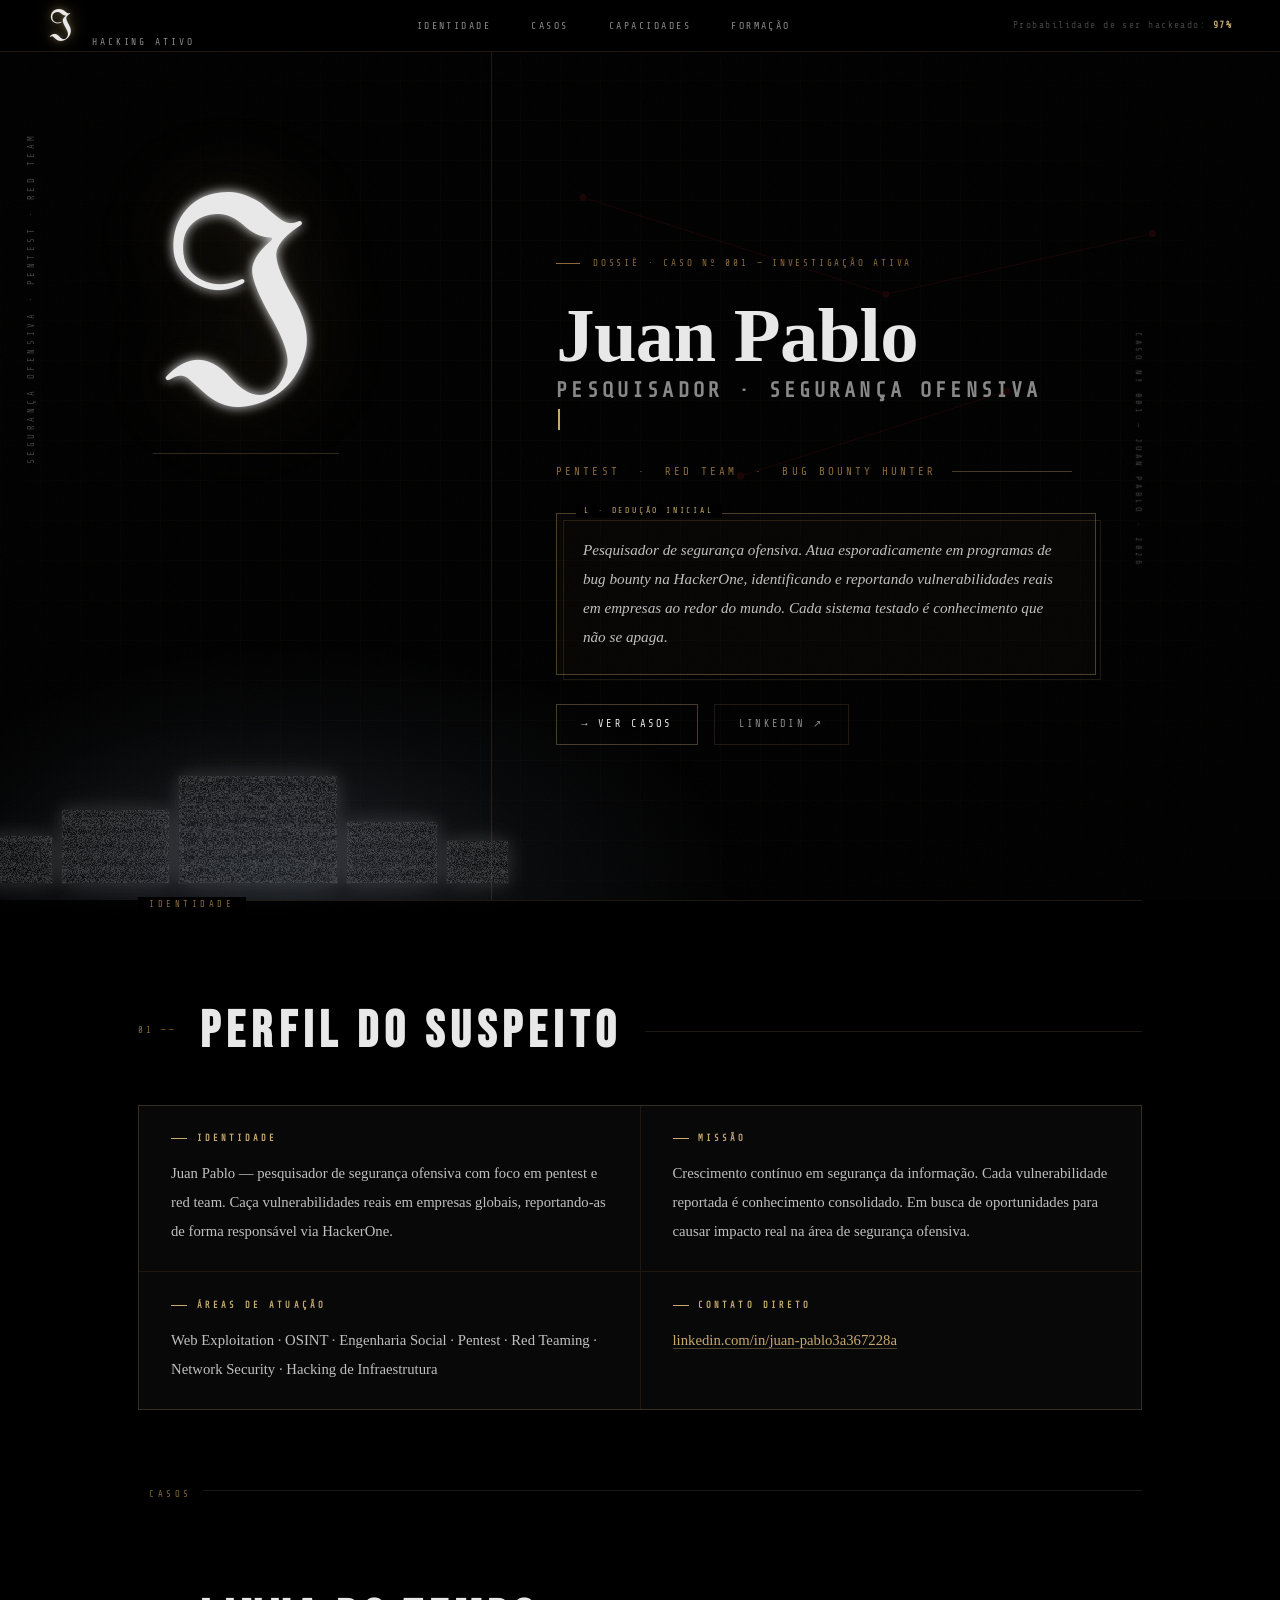
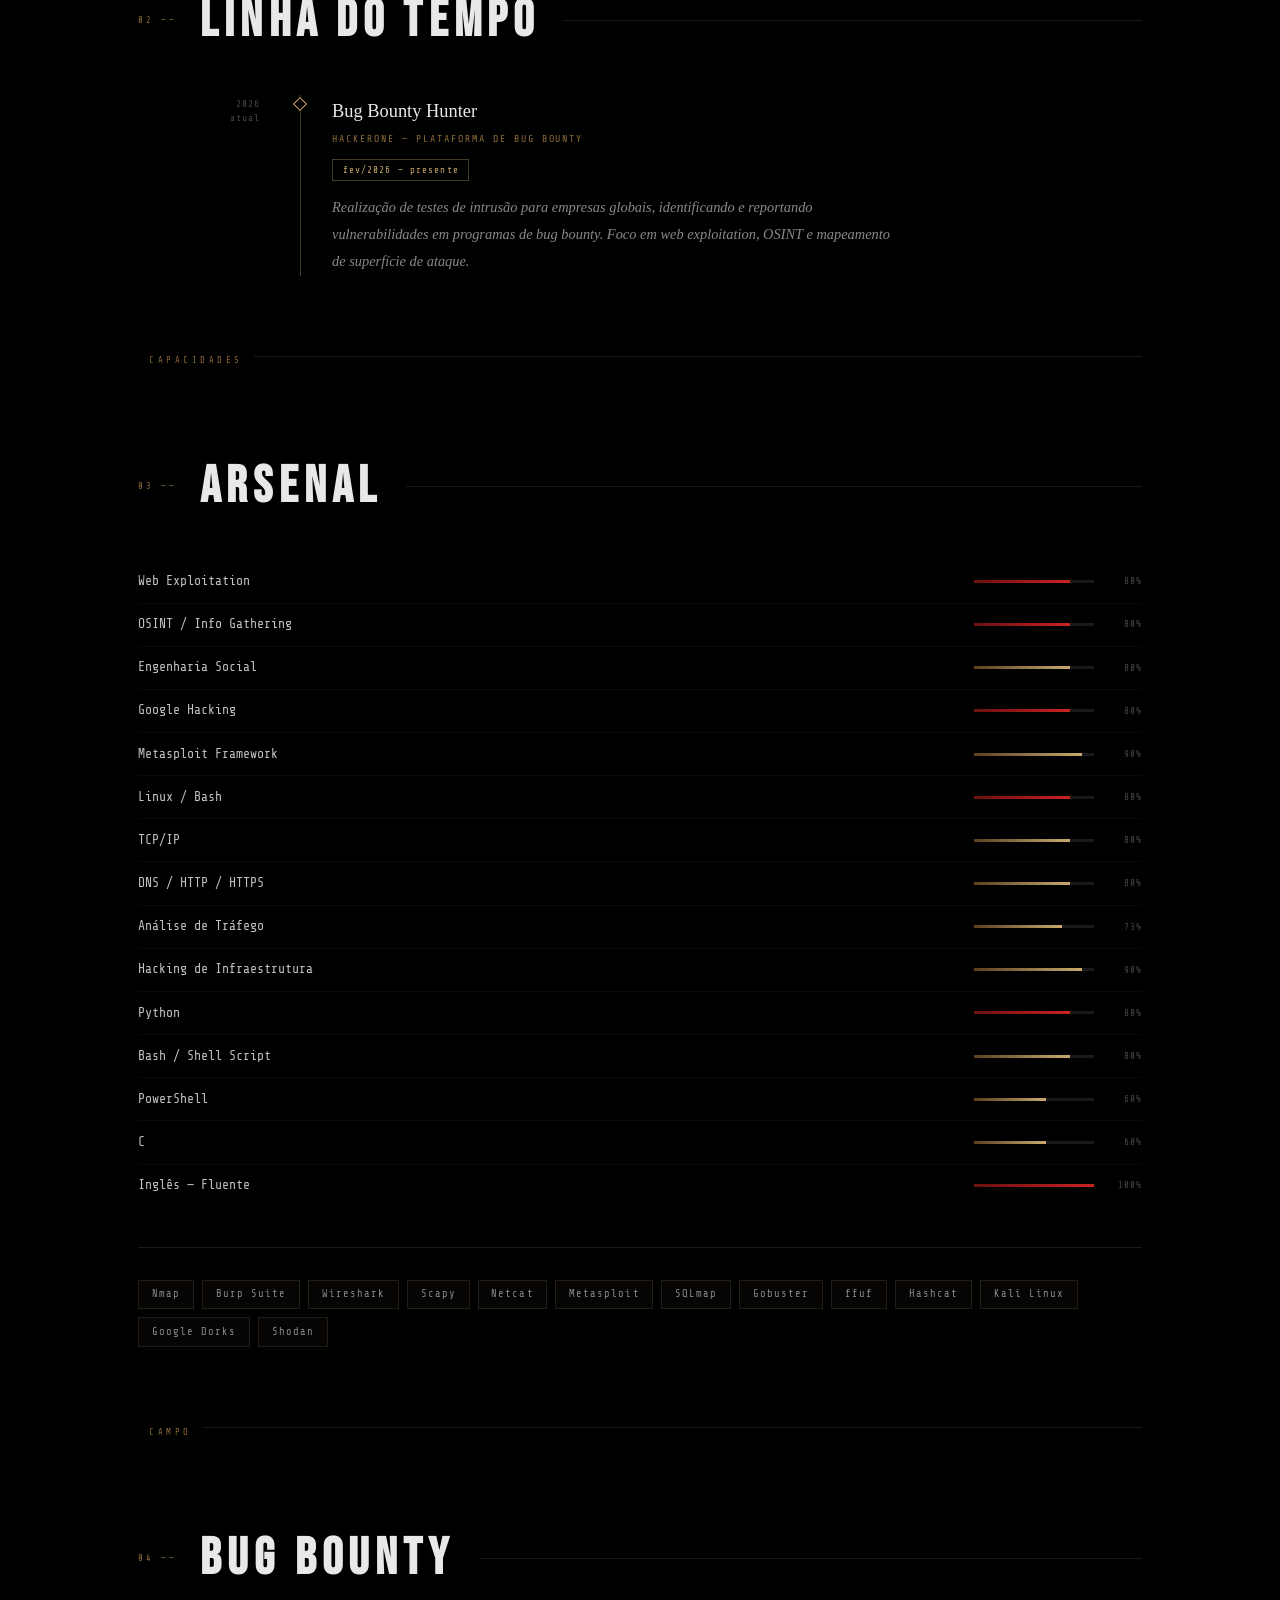
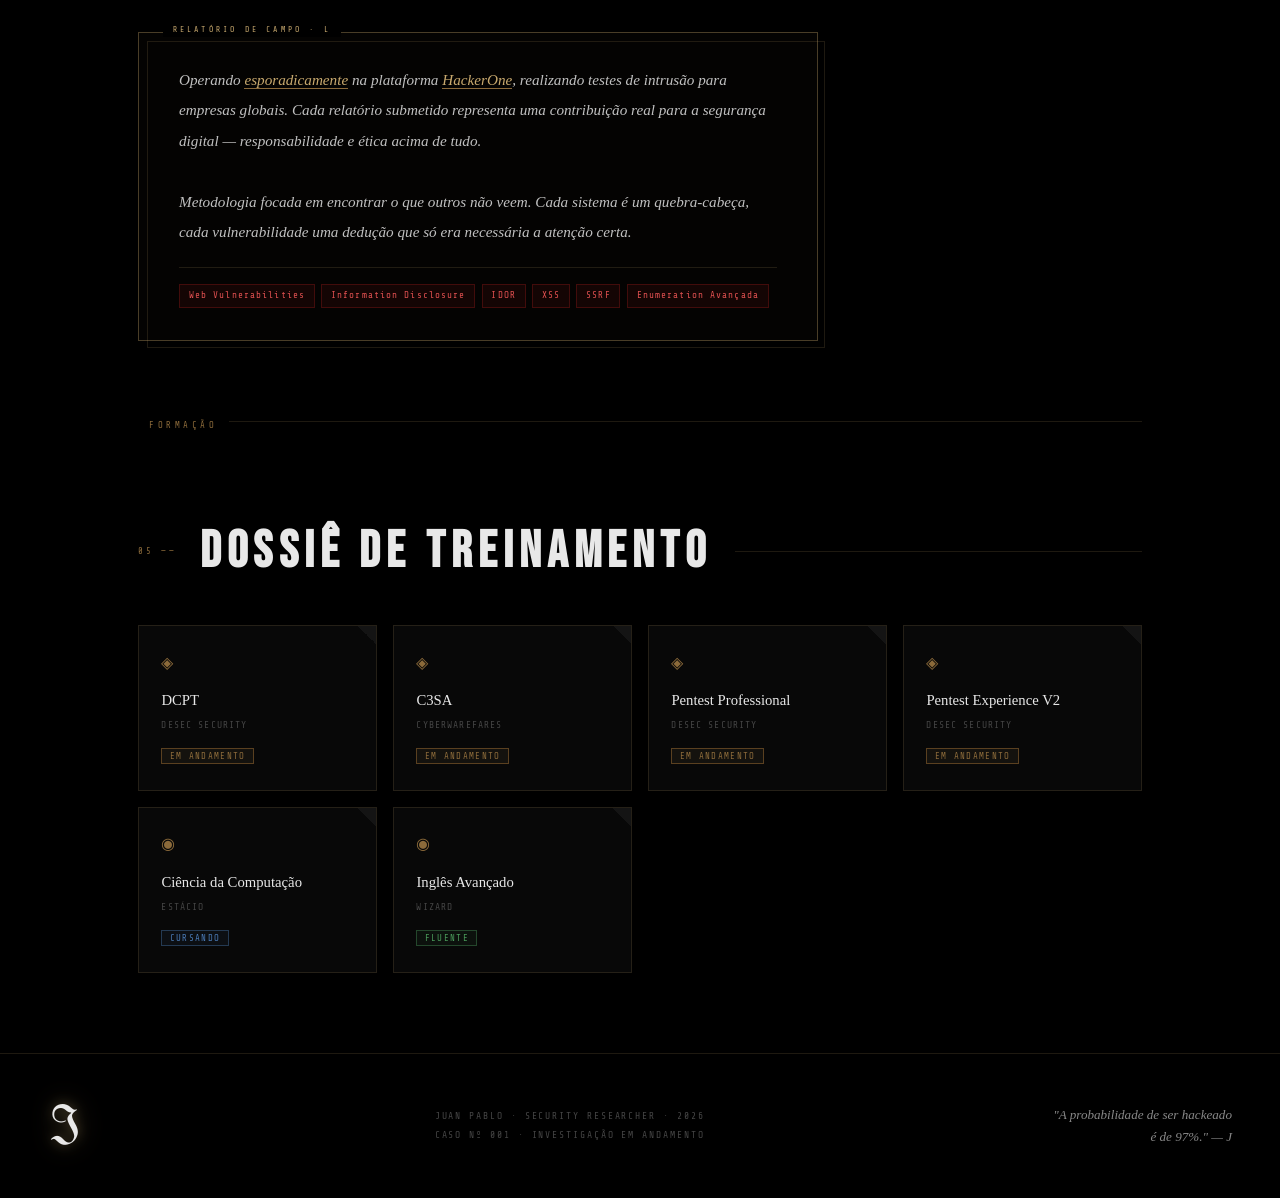
<file: portfolio-j.html>
<!DOCTYPE html>
<html lang="pt-BR">
<head>
<meta charset="UTF-8">
<meta name="viewport" content="width=device-width, initial-scale=1.0">
<title>Caso № 001 — Juan Pablo · Investigador</title>
<link href="https://fonts.googleapis.com/css2?family=UnifrakturMaguntia&family=Share+Tech+Mono&family=Noto+Serif+JP:wght@300;400;700&family=Bebas+Neue&family=IM+Fell+English:ital@0;1&display=swap" rel="stylesheet">
<style>
/* ══════════════════════════════════════
   VARIÁVEIS — PALETA DO L
══════════════════════════════════════ */
:root {
  --void:      #000000;
  --void2:     #080808;
  --void3:     #0f0f0f;
  --void4:     #141414;
  --void5:     #1a1a1a;
  --white:     #e8e8e8;
  --white2:    #c0c0c0;
  --white3:    #888;
  --white4:    #444;
  --accent:    #c8a96e;      /* âmbar/doce — tom de bolo/chocolate */
  --accent2:   #8b6a3a;
  --accent3:   #5a4020;
  --red:       #cc2222;
  --red-dim:   #6b1010;
  --blue-l:    #4a7ab5;      /* azul frio — monitores */
  --green:     #2a6640;
  --border:    rgba(200,169,110,0.15);
  --border2:   rgba(200,169,110,0.35);
  --shadow:    rgba(200,169,110,0.08);
}

*, *::before, *::after { margin:0; padding:0; box-sizing:border-box; }
html { scroll-behavior:smooth; }

/* ── CURSOR PERSONALIZADO ── */
body { cursor: crosshair; }
a, button { cursor: crosshair; }

body {
  background: var(--void);
  color: var(--white);
  font-family: 'Share Tech Mono', monospace;
  font-size: 14px;
  line-height: 1.75;
  overflow-x: hidden;
}

/* ── LINHAS DE GRADE — sala de investigação ── */
body::before {
  content: '';
  position: fixed; inset: 0;
  background-image:
    linear-gradient(rgba(200,169,110,0.025) 1px, transparent 1px),
    linear-gradient(90deg, rgba(200,169,110,0.025) 1px, transparent 1px);
  background-size: 40px 40px;
  pointer-events: none;
  z-index: 0;
}

/* ── VINHETA LATERAL ── */
body::after {
  content: '';
  position: fixed; inset: 0;
  background: radial-gradient(ellipse at center, transparent 55%, rgba(0,0,0,0.85) 100%);
  pointer-events: none;
  z-index: 1;
}

/* ── NOISE GRAIN ── */
.grain {
  position: fixed; inset: 0;
  background-image: url("data:image/svg+xml,%3Csvg xmlns='http://www.w3.org/2000/svg' width='200' height='200'%3E%3Cfilter id='n'%3E%3CfeTurbulence type='fractalNoise' baseFrequency='0.9' numOctaves='4' stitchTiles='stitch'/%3E%3C/filter%3E%3Crect width='200' height='200' filter='url(%23n)' opacity='0.04'/%3E%3C/svg%3E");
  pointer-events: none; z-index: 2; opacity: 0.6;
}

/* ══════════════════════════════════════
   SCROLLBAR
══════════════════════════════════════ */
::-webkit-scrollbar { width: 4px; }
::-webkit-scrollbar-track { background: var(--void); }
::-webkit-scrollbar-thumb { background: var(--accent3); }
::selection { background: rgba(200,169,110,0.2); }

/* ══════════════════════════════════════
   NAV — BARRA DO INVESTIGADOR
══════════════════════════════════════ */
nav {
  position: fixed; top: 0; left: 0; right: 0;
  z-index: 900;
  background: rgba(0,0,0,0.95);
  border-bottom: 1px solid var(--border);
  display: flex; align-items: center; justify-content: space-between;
  padding: 0 3rem;
  height: 52px;
  backdrop-filter: blur(8px);
}

.nav-id {
  display: flex; align-items: baseline; gap: 1rem;
}
.nav-l {
  font-family: 'Bebas Neue', sans-serif;
  font-size: 2.2rem; color: var(--white); line-height: 1;
  letter-spacing: 0.1em;
  text-shadow: 0 0 20px rgba(200,169,110,0.4);
}
.nav-case {
  font-size: 0.6rem; letter-spacing: 0.3em;
  color: var(--white3); text-transform: uppercase;
}

nav ul { list-style: none; display: flex; gap: 2.5rem; }
nav ul a {
  font-size: 0.62rem; letter-spacing: 0.25em; text-transform: uppercase;
  color: var(--white3); text-decoration: none;
  transition: color 0.2s;
  position: relative;
}
nav ul a::after {
  content: '';
  position: absolute; bottom: -4px; left: 0; right: 0; height: 1px;
  background: var(--accent);
  transform: scaleX(0); transform-origin: left;
  transition: transform 0.25s ease;
}
nav ul a:hover { color: var(--accent); }
nav ul a:hover::after { transform: scaleX(1); }

.nav-prob {
  font-size: 0.6rem; letter-spacing: 0.15em;
  color: var(--white4);
}
.nav-prob strong { color: var(--accent); }

/* ══════════════════════════════════════
   HERO — DOSSIER DO SUSPEITO
══════════════════════════════════════ */
#hero {
  min-height: 100vh;
  display: grid;
  grid-template-columns: 1fr 1.6fr;
  position: relative; z-index: 10;
  padding-top: 52px;
}

/* Coluna esquerda — foto/silhueta do L sentado */
.hero-left {
  display: flex; align-items: flex-end; justify-content: center;
  padding: 3rem 2rem 0;
  position: relative;
  border-right: 1px solid var(--border);
  overflow: visible;
}

/* J gótico — coluna esquerda */
.j-letter-wrap {
  position: absolute;
  top: 52px; /* abaixo da nav */
  left: 50%;
  bottom: 45%; /* fica acima da zona dos monitores */
  transform: translateX(-50%);
  display: flex; align-items: center; justify-content: center;
  z-index: 2;
  pointer-events: none;
}
.j-gothic {
  width: 220px; height: auto;
  filter: drop-shadow(0 0 40px rgba(200,169,110,0.15));
  animation: float 6s ease-in-out infinite;
}
@keyframes float {
  0%,100% { transform: translateY(0); }
  50%      { transform: translateY(-8px); }
}

/* Monitores — cena inferior da coluna esquerda */
.monitors-scene {
  position: absolute;
  bottom: 0; left: 0; right: 0;
  height: 45%;
  display: flex; align-items: flex-end; justify-content: center;
  gap: 8px; padding: 0 1rem 1rem;
  z-index: 3;
}
.monitor-canvas {
  border-radius: 3px 3px 0 0;
  box-shadow:
    0 0 18px rgba(255,255,255,0.12),
    0 0 40px rgba(255,255,255,0.06),
    inset 0 0 6px rgba(255,255,255,0.04);
  border: 1px solid rgba(255,255,255,0.08);
  image-rendering: pixelated;
}

/* Iluminação ambiente dos monitores — dissipa além da coluna */
.hero-left::after {
  content: '';
  position: absolute;
  left: -5%; right: -120%; /* vaza para a direita mas não até a borda */
  bottom: 0; top: 30%;
  background:
    radial-gradient(ellipse 55% 60% at 30% 100%, rgba(200,215,255,0.09) 0%, transparent 75%),
    radial-gradient(ellipse 40% 40% at 25% 95%,  rgba(180,210,255,0.06) 0%, transparent 65%);
  pointer-events: none; z-index: 4;
}

.hero-left-label {
  position: absolute; top: 5rem; left: 1.5rem;
  writing-mode: vertical-rl; transform: rotate(180deg);
  font-size: 0.55rem; letter-spacing: 0.4em; text-transform: uppercase;
  color: var(--white4);
}

/* Coluna direita — ficha do suspeito */
.hero-right {
  padding: 7rem 4rem 4rem 4rem;
  display: flex; flex-direction: column; justify-content: center;
  position: relative;
}

/* stamp removed */

.dossier-tag {
  font-size: 0.58rem; letter-spacing: 0.3em; text-transform: uppercase;
  color: var(--accent2); margin-bottom: 1.8rem;
  display: flex; align-items: center; gap: 0.8rem;
}
.dossier-tag::before {
  content: ''; display: inline-block;
  width: 24px; height: 1px; background: var(--accent2);
}

h1.suspect-name {
  font-family: 'IM Fell English', serif;
  font-size: clamp(3rem,6vw,5.5rem);
  line-height: 0.95;
  color: var(--white);
  margin-bottom: 0.5rem;
  letter-spacing: -0.01em;
}
h1.suspect-name span {
  display: block;
  font-size: clamp(0.9rem,2vw,1.3rem);
  font-family: 'Share Tech Mono', monospace;
  font-style: normal;
  color: var(--white3);
  letter-spacing: 0.2em;
  text-transform: uppercase;
  margin-top: 0.5rem;
}

.suspect-role {
  font-size: 0.68rem; letter-spacing: 0.28em; text-transform: uppercase;
  color: var(--accent2); margin: 1.5rem 0;
  display: flex; align-items: center; gap: 1rem;
}
.suspect-role::after {
  content: ''; flex: 1; max-width: 120px; height: 1px;
  background: var(--border2);
}

/* Caixa de dedução do L */
.deduction {
  border: 1px solid var(--border2);
  background: rgba(200,169,110,0.03);
  padding: 1.4rem 1.6rem;
  max-width: 540px;
  position: relative;
  margin: 0.5rem 0 1.8rem;
}
.deduction::before {
  content: 'L · DEDUÇÃO INICIAL';
  position: absolute; top: -0.6rem; left: 1.2rem;
  background: var(--void);
  font-size: 0.5rem; letter-spacing: 0.35em;
  color: var(--accent); padding: 0 0.5rem;
}
.deduction::after {
  content: '';
  position: absolute; top: 6px; left: 6px; right: -6px; bottom: -6px;
  border: 1px solid var(--border);
  pointer-events: none;
}
.deduction p {
  font-family: 'IM Fell English', serif;
  font-style: italic;
  color: var(--white2); font-size: 0.95rem; line-height: 1.9;
}
.deduction .probability {
  display: flex; align-items: center; gap: 0.8rem;
  margin-top: 1rem; padding-top: 0.8rem;
  border-top: 1px solid var(--border);
  font-size: 0.6rem; letter-spacing: 0.15em; color: var(--white3);
  font-family: 'Share Tech Mono', monospace; font-style: normal;
}
.prob-bar {
  flex: 1; height: 2px; background: var(--void4);
  position: relative; overflow: hidden;
}
.prob-bar::after {
  content: '';
  position: absolute; inset: 0; right: 3%;
  background: linear-gradient(90deg, var(--accent3), var(--accent));
  animation: prob-load 1.8s ease forwards;
}
@keyframes prob-load {
  from { transform: scaleX(0); transform-origin: left; }
  to   { transform: scaleX(1); transform-origin: left; }
}
.prob-val { color: var(--accent); font-weight: 700; font-size: 0.75rem; }

.hero-actions {
  display: flex; gap: 1rem; flex-wrap: wrap;
}
.btn {
  font-family: 'Share Tech Mono', monospace;
  font-size: 0.65rem; letter-spacing: 0.22em; text-transform: uppercase;
  text-decoration: none; padding: 0.65rem 1.5rem;
  border: 1px solid var(--border2); color: var(--white);
  background: transparent;
  transition: all 0.2s; display: inline-flex; align-items: center; gap: 0.5rem;
  position: relative; overflow: hidden;
}
.btn::before {
  content: '';
  position: absolute; inset: 0;
  background: var(--accent);
  transform: translateX(-101%);
  transition: transform 0.25s ease;
  z-index: 0;
}
.btn:hover::before { transform: translateX(0); }
.btn:hover { color: var(--void); border-color: var(--accent); }
.btn span { position: relative; z-index: 1; }
.btn-ghost { border-color: var(--border); color: var(--white3); }
.btn-ghost:hover { color: var(--void); }

/* ── DECORAÇÃO HERO: FIOS VERMELHO (quadro de investigação) ── */
.evidence-lines {
  position: absolute; inset: 0; pointer-events: none;
  overflow: hidden; opacity: 0.12;
}
.evidence-lines svg { width: 100%; height: 100%; }

/* ══════════════════════════════════════
   DIVISORES
══════════════════════════════════════ */
.section-div {
  max-width: 1100px; margin: 0 auto;
  padding: 0 3rem;
  position: relative; z-index: 10;
}
.section-div hr {
  border: none; border-top: 1px solid var(--border);
}
.section-div span {
  position: relative; top: -0.6rem; left: 0;
  display: inline-block;
  background: var(--void);
  padding: 0 0.7rem;
  font-size: 0.55rem; letter-spacing: 0.4em; text-transform: uppercase;
  color: var(--accent2);
}

/* ══════════════════════════════════════
   SECTION WRAPPER
══════════════════════════════════════ */
.sw {
  max-width: 1100px; margin: 0 auto;
  padding: 5rem 3rem;
  position: relative; z-index: 10;
}

/* ── SECTION HEADER ── */
.sl {
  display: flex; align-items: center; gap: 1.5rem;
  margin-bottom: 3rem;
}
.sl-num {
  font-size: 0.55rem; letter-spacing: 0.3em; color: var(--accent2);
  white-space: nowrap;
}
.sl-title {
  font-family: 'Bebas Neue', sans-serif;
  font-size: clamp(2rem,4vw,3.5rem);
  letter-spacing: 0.12em; color: var(--white); line-height: 1;
}
.sl-rule { flex: 1; height: 1px; background: var(--border); }

/* ══════════════════════════════════════
   SOBRE — FICHA DO SUSPEITO
══════════════════════════════════════ */
.profile-grid {
  display: grid;
  grid-template-columns: 1fr 1fr;
  gap: 1px;
  background: var(--border);
  border: 1px solid var(--border);
}
.profile-card {
  background: var(--void2);
  padding: 1.6rem 2rem;
  transition: background 0.2s;
  position: relative;
}
.profile-card::after {
  content: '';
  position: absolute; bottom: 0; left: 0; right: 0; height: 2px;
  background: linear-gradient(90deg, transparent, var(--accent2), transparent);
  opacity: 0;
  transition: opacity 0.3s;
}
.profile-card:hover { background: var(--void3); }
.profile-card:hover::after { opacity: 1; }

.profile-card h3 {
  font-size: 0.55rem; letter-spacing: 0.35em; text-transform: uppercase;
  color: var(--accent); margin-bottom: 0.8rem;
  display: flex; align-items: center; gap: 0.6rem;
}
.profile-card h3::before {
  content: ''; display: inline-block;
  width: 16px; height: 1px; background: var(--accent);
}
.profile-card p {
  font-family: 'IM Fell English', serif;
  color: var(--white2); font-size: 0.92rem; line-height: 1.95;
}
.profile-card a {
  color: var(--accent); text-underline-offset: 4px;
  transition: color 0.2s; text-decoration: none;
  border-bottom: 1px solid var(--border2);
}
.profile-card a:hover { color: var(--white); }

/* ══════════════════════════════════════
   EXPERIÊNCIA — LINHA DO TEMPO
══════════════════════════════════════ */
.timeline { padding-left: 2rem; }
.tl-item {
  display: grid;
  grid-template-columns: 90px 1fr;
  gap: 0 2.5rem;
  padding-bottom: 3rem;
  position: relative;
}
.tl-item:last-child { padding-bottom: 0; }
.tl-item::before {
  content: '';
  position: absolute; left: 90px; top: 0; bottom: 0;
  width: 1px; background: var(--border2);
  margin-left: 2.5rem;
}
.tl-dot {
  position: absolute; left: 90px; top: 4px;
  margin-left: calc(2.5rem - 5px);
  width: 10px; height: 10px;
  border: 1px solid var(--accent);
  background: var(--void);
  transform: rotate(45deg);
  z-index: 1;
}
.tl-year {
  font-size: 0.6rem; letter-spacing: 0.1em;
  color: var(--white4); text-align: right;
  padding-top: 2px; line-height: 1.5;
}
.tl-content { padding-left: 2rem; }
.tl-title {
  font-family: 'IM Fell English', serif;
  font-size: 1.15rem; color: var(--white);
  margin-bottom: 0.2rem;
}
.tl-org {
  font-size: 0.62rem; letter-spacing: 0.2em; text-transform: uppercase;
  color: var(--accent2); margin-bottom: 0.6rem;
}
.tl-badge {
  display: inline-block;
  border: 1px solid var(--border2);
  padding: 0.1rem 0.6rem; font-size: 0.58rem;
  letter-spacing: 0.12em; color: var(--accent); margin-bottom: 0.8rem;
}
.tl-desc {
  font-family: 'IM Fell English', serif;
  font-size: 0.9rem; color: var(--white3); line-height: 1.9;
  max-width: 560px;
  font-style: italic;
}

/* ══════════════════════════════════════
   SKILLS — ANÁLISE DE CAPACIDADES
══════════════════════════════════════ */
.skills-wrap { display: flex; flex-direction: column; gap: 0; }
.skill-row {
  display: flex; align-items: center;
  padding: 0.6rem 0;
  border-bottom: 1px solid rgba(200,169,110,0.06);
  gap: 1rem;
  transition: background 0.15s;
}
.skill-row:hover { background: rgba(200,169,110,0.03); margin: 0 -1rem; padding-left: 1rem; padding-right: 1rem; }
.skill-row:last-child { border-bottom: none; }
.skill-name {
  flex: 1; font-family: 'Share Tech Mono', monospace;
  font-size: 0.82rem; color: var(--white2);
}
.skill-meter {
  width: 120px; height: 3px;
  background: var(--void5);
  position: relative; overflow: hidden;
}
.skill-fill {
  position: absolute; top: 0; left: 0; bottom: 0;
  background: linear-gradient(90deg, var(--accent3), var(--accent));
  transition: width 1s ease;
}
.skill-fill.red {
  background: linear-gradient(90deg, var(--red-dim), var(--red));
}
.skill-pct {
  font-size: 0.58rem; color: var(--white4); letter-spacing: 0.1em;
  width: 32px; text-align: right;
}

/* Ferramentas */
.tools-grid {
  display: flex; flex-wrap: wrap; gap: 0.5rem;
  margin-top: 2.5rem; padding-top: 2rem;
  border-top: 1px solid var(--border);
}
.tool-tag {
  font-size: 0.65rem; letter-spacing: 0.1em;
  padding: 0.3rem 0.8rem;
  border: 1px solid var(--border);
  color: var(--white3);
  background: rgba(200,169,110,0.03);
  transition: border-color 0.2s, color 0.2s, background 0.2s;
}
.tool-tag:hover {
  border-color: var(--accent2); color: var(--accent); background: rgba(200,169,110,0.07);
}

/* ══════════════════════════════════════
   BUG BOUNTY — RELATÓRIO DE CAMPO
══════════════════════════════════════ */
.report-box {
  border: 1px solid var(--border2);
  padding: 2rem 2.5rem;
  max-width: 680px;
  position: relative;
  background: rgba(200,169,110,0.02);
}
.report-box::before {
  content: 'RELATÓRIO DE CAMPO · L';
  position: absolute; top: -0.65rem; left: 1.5rem;
  background: var(--void);
  font-size: 0.5rem; letter-spacing: 0.4em; color: var(--accent);
  padding: 0 0.6rem;
}
.report-box::after {
  content: '';
  position: absolute; top: 8px; left: 8px; right: -8px; bottom: -8px;
  border: 1px solid var(--border);
  pointer-events: none;
}
.report-box p {
  font-family: 'IM Fell English', serif;
  font-style: italic;
  color: var(--white2); font-size: 0.95rem; line-height: 2;
}
.report-box u {
  text-decoration: none;
  border-bottom: 1px solid var(--accent2);
  color: var(--accent);
}

/* Tags de vulnerabilidade */
.vuln-tags {
  display: flex; flex-wrap: wrap; gap: 0.4rem;
  margin-top: 1.2rem; padding-top: 1rem;
  border-top: 1px solid var(--border);
}
.vtag {
  font-size: 0.58rem; letter-spacing: 0.12em;
  padding: 0.18rem 0.55rem;
  background: rgba(204,34,34,0.08);
  border: 1px solid rgba(204,34,34,0.25);
  color: #e05050;
}

/* ══════════════════════════════════════
   FORMAÇÃO — DOSSIÊ DE TREINAMENTO
══════════════════════════════════════ */
.certs-grid {
  display: grid;
  grid-template-columns: repeat(auto-fill, minmax(200px, 1fr));
  gap: 1rem;
}
.cert-card {
  border: 1px solid var(--border);
  padding: 1.4rem;
  background: var(--void2);
  position: relative; overflow: hidden;
  transition: border-color 0.25s, background 0.25s;
}
.cert-card::before {
  content: '';
  position: absolute; top: 0; left: 0; right: 0; height: 2px;
  background: linear-gradient(90deg, transparent, var(--accent2), transparent);
  transform: scaleX(0);
  transition: transform 0.35s ease;
}
.cert-card:hover { border-color: var(--border2); background: var(--void3); }
.cert-card:hover::before { transform: scaleX(1); }

/* canto dobrado */
.cert-card::after {
  content: '';
  position: absolute; top: 0; right: 0;
  width: 18px; height: 18px;
  background: linear-gradient(225deg, var(--void4) 50%, transparent 50%);
}
.cert-icon { font-size: 1rem; margin-bottom: 0.7rem; color: var(--accent2); }
.cert-name {
  font-family: 'IM Fell English', serif;
  font-size: 0.92rem; color: var(--white); margin-bottom: 0.2rem;
}
.cert-org {
  font-size: 0.6rem; letter-spacing: 0.12em; text-transform: uppercase;
  color: var(--white4); margin-bottom: 0.6rem;
}
.cert-status {
  font-size: 0.56rem; letter-spacing: 0.15em; text-transform: uppercase;
  padding: 0.12rem 0.45rem; border: 1px solid;
}
.st-prog  { color: var(--accent2); border-color: var(--accent3); background: rgba(200,169,110,0.06); }
.st-study { color: var(--blue-l);  border-color: rgba(74,122,181,0.4); background: rgba(74,122,181,0.06); }
.st-done  { color: #4a9a5a; border-color: rgba(74,154,90,0.4); background: rgba(74,154,90,0.06); }

/* ══════════════════════════════════════
   FOOTER
══════════════════════════════════════ */
footer {
  border-top: 1px solid var(--border);
  padding: 2.5rem 3rem;
  display: flex; justify-content: space-between; align-items: center;
  position: relative; z-index: 10;
  background: var(--void);
}
.footer-l {
  font-family: 'Bebas Neue', sans-serif;
  font-size: 2.5rem; color: var(--white);
  letter-spacing: 0.1em; line-height: 1;
  text-shadow: 0 0 30px rgba(200,169,110,0.3);
}
.footer-text {
  font-size: 0.6rem; letter-spacing: 0.2em; text-transform: uppercase;
  color: var(--white4); line-height: 2;
  text-align: center;
}
.footer-quote {
  font-family: 'IM Fell English', serif;
  font-style: italic; color: var(--white3);
  font-size: 0.82rem; text-align: right; max-width: 260px; line-height: 1.7;
}

/* ══════════════════════════════════════
   DECORAÇÃO: FINGERPRINT FUNDO
══════════════════════════════════════ */
.bg-deco {
  position: fixed; inset: 0; pointer-events: none; z-index: 0;
  display: flex; align-items: center; justify-content: center;
  overflow: hidden;
}
.bg-deco svg {
  width: 70vh; height: 70vh; opacity: 0.018;
}

/* ══════════════════════════════════════
   REVEAL ANIMATION
══════════════════════════════════════ */
.reveal {
  opacity: 0; transform: translateY(20px);
  transition: opacity 0.8s ease, transform 0.8s ease;
}
.reveal.visible { opacity: 1; transform: none; }

/* ── TYPING CURSOR ── */
.cursor-blink {
  display: inline-block;
  width: 2px; height: 1em;
  background: var(--accent);
  margin-left: 2px;
  animation: blink 1s step-end infinite;
  vertical-align: middle;
}
@keyframes blink {
  0%,100% { opacity: 1; } 50% { opacity: 0; }
}

/* ── NÚMERO DE CASO flutuante ── */
.case-float {
  position: fixed; right: 1.5rem; top: 50%;
  transform: translateY(-50%) rotate(90deg);
  transform-origin: center;
  font-size: 0.5rem; letter-spacing: 0.45em; text-transform: uppercase;
  color: var(--white4); z-index: 20;
}

/* ══════════════════════════════════════
   RESPONSIVE
══════════════════════════════════════ */
@media (max-width: 860px) {
  #hero { grid-template-columns: 1fr; }
  .hero-left { display: none; }
  nav ul { display: none; }
  .nav-prob { display: none; }
  .sw { padding: 4rem 1.5rem; }
  .section-div { padding: 0 1.5rem; }
  footer { flex-direction: column; gap: 1.2rem; text-align: center; }
  .footer-quote { text-align: center; }
  nav { padding: 0 1.5rem; }
  .profile-grid { grid-template-columns: 1fr; }
  .case-float { display: none; }
  .hero-right { padding: 6rem 1.5rem 3rem; }
}
</style>
</head>
<body>

<!-- Textura de ruído -->
<div class="grain"></div>



<!-- Número de caso lateral -->
<div class="case-float">CASO Nº 001 — JUAN PABLO · 2026</div>

<!-- ═══════════ NAV ═══════════ -->
<nav>
  <div class="nav-id">
    <div class="nav-l">
      <svg viewBox="0 0 70 110" width="28" height="44" xmlns="http://www.w3.org/2000/svg" style="display:block; overflow:visible">
        <text x="2" y="80" font-family="'UnifrakturMaguntia', serif" font-size="82" fill="#e8e8e8" style="filter:drop-shadow(0 0 8px rgba(200,169,110,0.5))">J</text>
      </svg>
    </div>
    <div class="nav-case">Hacking Ativo</div>
  </div>
  <ul>
    <li><a href="#sobre">Identidade</a></li>
    <li><a href="#exp">Casos</a></li>
    <li><a href="#skills">Capacidades</a></li>
    <li><a href="#certs">Formação</a></li>
  </ul>
  <div class="nav-prob">
    Probabilidade de ser hackeado: <strong>97%</strong>
  </div>
</nav>

<!-- ═══════════ HERO ═══════════ -->
<section id="hero">

  <!-- Coluna Esquerda — J gótico + monitores -->
  <div class="hero-left">
    <div class="hero-left-label">Segurança Ofensiva · Pentest · Red Team</div>

    <!-- J gótico centralizado no estilo Death Note -->
    <div class="j-letter-wrap">
      <svg class="j-gothic" viewBox="0 0 260 360" xmlns="http://www.w3.org/2000/svg">
        <defs>
          <filter id="j-glow">
            <feGaussianBlur stdDeviation="6" result="blur"/>
            <feMerge><feMergeNode in="blur"/><feMergeNode in="SourceGraphic"/></feMerge>
          </filter>
          <filter id="j-glow2">
            <feGaussianBlur stdDeviation="18"/>
          </filter>
        </defs>
        <!-- Halo de brilho -->
        <text x="30" y="230" font-family="'UnifrakturMaguntia', serif" font-size="260"
              fill="rgba(200,169,110,0.08)" filter="url(#j-glow2)">J</text>
        <!-- Sombra escura -->
        <text x="34" y="234" font-family="'UnifrakturMaguntia', serif" font-size="260"
              fill="rgba(0,0,0,0.6)">J</text>
        <!-- J principal branco -->
        <text x="30" y="230" font-family="'UnifrakturMaguntia', serif" font-size="260"
              fill="#e8e8e8" filter="url(#j-glow)">J</text>
        <!-- Linha decorativa abaixo do descendente -->
        <line x1="20" y1="348" x2="240" y2="348" stroke="rgba(200,169,110,0.3)" stroke-width="1"/>
      </svg>
    </div>

    <!-- Monitores com ruído — iluminação ambiente ~20% -->
    <div class="monitors-scene">
      <canvas class="monitor-canvas" id="mon4"></canvas>
      <canvas class="monitor-canvas" id="mon1"></canvas>
      <canvas class="monitor-canvas" id="mon2"></canvas>
      <canvas class="monitor-canvas" id="mon3"></canvas>
      <canvas class="monitor-canvas" id="mon5"></canvas>
    </div>
  </div>

  <!-- Coluna Direita -->
  <div class="hero-right">
    <!-- Linhas de evidência decorativas -->
    <div class="evidence-lines">
      <svg viewBox="0 0 600 700" xmlns="http://www.w3.org/2000/svg">
        <line x1="50" y1="120" x2="300" y2="200" stroke="#cc2222" stroke-width="0.8"/>
        <line x1="300" y1="200" x2="520" y2="150" stroke="#cc2222" stroke-width="0.8"/>
        <line x1="180" y1="350" x2="400" y2="280" stroke="#cc2222" stroke-width="0.8"/>
        <circle cx="50" cy="120" r="3" fill="#cc2222"/>
        <circle cx="300" cy="200" r="3" fill="#cc2222"/>
        <circle cx="520" cy="150" r="3" fill="#cc2222"/>
        <circle cx="180" cy="350" r="3" fill="#cc2222"/>
        <circle cx="400" cy="280" r="3" fill="#cc2222"/>
      </svg>
    </div>

    <div class="dossier-tag">DOSSIÊ · CASO Nº 001 — INVESTIGAÇÃO ATIVA</div>

    <h1 class="suspect-name">
      Juan Pablo
      <span>Pesquisador · Segurança Ofensiva<span class="cursor-blink"></span></span>
    </h1>

    <div class="suspect-role">Pentest &nbsp;·&nbsp; Red Team &nbsp;·&nbsp; Bug Bounty Hunter</div>

    <div class="deduction">
      <p>
        Pesquisador de segurança ofensiva. Atua esporadicamente em programas
        de bug bounty na HackerOne, identificando e reportando vulnerabilidades
        reais em empresas ao redor do mundo. Cada sistema testado é conhecimento
        que não se apaga.
      </p>
    </div>

    <div class="hero-actions">
      <a class="btn" href="#exp"><span>→ Ver Casos</span></a>
      <a class="btn btn-ghost" href="https://linkedin.com/in/juan-pablo3a367228a" target="_blank" rel="noopener"><span>LinkedIn ↗</span></a>
    </div>
  </div>
</section>

<!-- ═══════════ IDENTIDADE ═══════════ -->
<div class="section-div"><hr><span>identidade</span></div>
<div class="sw" id="sobre">
  <div class="sl reveal">
    <span class="sl-num">01 ——</span>
    <h2 class="sl-title">Perfil do Suspeito</h2>
    <div class="sl-rule"></div>
  </div>

  <div class="profile-grid reveal">
    <div class="profile-card">
      <h3>identidade</h3>
      <p>Juan Pablo — pesquisador de segurança ofensiva com foco em pentest e red team. Caça vulnerabilidades reais em empresas globais, reportando-as de forma responsável via HackerOne.</p>
    </div>
    <div class="profile-card">
      <h3>missão</h3>
      <p>Crescimento contínuo em segurança da informação. Cada vulnerabilidade reportada é conhecimento consolidado. Em busca de oportunidades para causar impacto real na área de segurança ofensiva.</p>
    </div>
    <div class="profile-card">
      <h3>áreas de atuação</h3>
      <p>Web Exploitation · OSINT · Engenharia Social · Pentest · Red Teaming · Network Security · Hacking de Infraestrutura</p>
    </div>
    <div class="profile-card">
      <h3>contato direto</h3>
      <p><a href="https://linkedin.com/in/juan-pablo3a367228a" target="_blank" rel="noopener">linkedin.com/in/juan-pablo3a367228a</a></p>
    </div>
  </div>
</div>

<!-- ═══════════ CASOS ═══════════ -->
<div class="section-div"><hr><span>casos</span></div>
<div class="sw" id="exp">
  <div class="sl reveal">
    <span class="sl-num">02 ——</span>
    <h2 class="sl-title">Linha do Tempo</h2>
    <div class="sl-rule"></div>
  </div>

  <div class="timeline reveal">
    <div class="tl-item">
      <div class="tl-year">2026<br>atual</div>
      <div class="tl-dot"></div>
      <div class="tl-content">
        <div class="tl-title">Bug Bounty Hunter</div>
        <div class="tl-org">HackerOne — Plataforma de Bug Bounty</div>
        <div class="tl-badge">fev/2026 — presente</div>
        <p class="tl-desc">
          Realização de testes de intrusão para empresas globais, identificando e reportando
          vulnerabilidades em programas de bug bounty. Foco em web exploitation,
          OSINT e mapeamento de superfície de ataque.
        </p>
      </div>
    </div>
  </div>
</div>

<!-- ═══════════ CAPACIDADES ═══════════ -->
<div class="section-div"><hr><span>capacidades</span></div>
<div class="sw" id="skills">
  <div class="sl reveal">
    <span class="sl-num">03 ——</span>
    <h2 class="sl-title">Arsenal</h2>
    <div class="sl-rule"></div>
  </div>

  <div class="skills-wrap reveal">
    <div class="skill-row">
      <span class="skill-name">Web Exploitation</span>
      <div class="skill-meter"><div class="skill-fill red" style="width:80%"></div></div>
      <span class="skill-pct">80%</span>
    </div>
    <div class="skill-row">
      <span class="skill-name">OSINT / Info Gathering</span>
      <div class="skill-meter"><div class="skill-fill red" style="width:80%"></div></div>
      <span class="skill-pct">80%</span>
    </div>
    <div class="skill-row">
      <span class="skill-name">Engenharia Social</span>
      <div class="skill-meter"><div class="skill-fill" style="width:80%"></div></div>
      <span class="skill-pct">80%</span>
    </div>
    <div class="skill-row">
      <span class="skill-name">Google Hacking</span>
      <div class="skill-meter"><div class="skill-fill red" style="width:80%"></div></div>
      <span class="skill-pct">80%</span>
    </div>
    <div class="skill-row">
      <span class="skill-name">Metasploit Framework</span>
      <div class="skill-meter"><div class="skill-fill" style="width:90%"></div></div>
      <span class="skill-pct">90%</span>
    </div>
    <div class="skill-row">
      <span class="skill-name">Linux / Bash</span>
      <div class="skill-meter"><div class="skill-fill red" style="width:80%"></div></div>
      <span class="skill-pct">80%</span>
    </div>
    <div class="skill-row">
      <span class="skill-name">TCP/IP</span>
      <div class="skill-meter"><div class="skill-fill" style="width:80%"></div></div>
      <span class="skill-pct">80%</span>
    </div>
    <div class="skill-row">
      <span class="skill-name">DNS / HTTP / HTTPS</span>
      <div class="skill-meter"><div class="skill-fill" style="width:80%"></div></div>
      <span class="skill-pct">80%</span>
    </div>
    <div class="skill-row">
      <span class="skill-name">Análise de Tráfego</span>
      <div class="skill-meter"><div class="skill-fill" style="width:73%"></div></div>
      <span class="skill-pct">73%</span>
    </div>
    <div class="skill-row">
      <span class="skill-name">Hacking de Infraestrutura</span>
      <div class="skill-meter"><div class="skill-fill" style="width:90%"></div></div>
      <span class="skill-pct">90%</span>
    </div>
    <div class="skill-row">
      <span class="skill-name">Python</span>
      <div class="skill-meter"><div class="skill-fill red" style="width:80%"></div></div>
      <span class="skill-pct">80%</span>
    </div>
    <div class="skill-row">
      <span class="skill-name">Bash / Shell Script</span>
      <div class="skill-meter"><div class="skill-fill" style="width:80%"></div></div>
      <span class="skill-pct">80%</span>
    </div>
    <div class="skill-row">
      <span class="skill-name">PowerShell</span>
      <div class="skill-meter"><div class="skill-fill" style="width:60%"></div></div>
      <span class="skill-pct">60%</span>
    </div>
    <div class="skill-row">
      <span class="skill-name">C</span>
      <div class="skill-meter"><div class="skill-fill" style="width:60%"></div></div>
      <span class="skill-pct">60%</span>
    </div>
    <div class="skill-row">
      <span class="skill-name">Inglês — Fluente</span>
      <div class="skill-meter"><div class="skill-fill red" style="width:100%"></div></div>
      <span class="skill-pct">100%</span>
    </div>
  </div>

  <div class="tools-grid reveal">
    <span class="tool-tag">Nmap</span>
    <span class="tool-tag">Burp Suite</span>
    <span class="tool-tag">Wireshark</span>
    <span class="tool-tag">Scapy</span>
    <span class="tool-tag">Netcat</span>
    <span class="tool-tag">Metasploit</span>
    <span class="tool-tag">SQLmap</span>
    <span class="tool-tag">Gobuster</span>
    <span class="tool-tag">ffuf</span>
    <span class="tool-tag">Hashcat</span>
    <span class="tool-tag">Kali Linux</span>
    <span class="tool-tag">Google Dorks</span>
    <span class="tool-tag">Shodan</span>
  </div>
</div>

<!-- ═══════════ BUG BOUNTY ═══════════ -->
<div class="section-div"><hr><span>campo</span></div>
<div class="sw" id="bounty">
  <div class="sl reveal">
    <span class="sl-num">04 ——</span>
    <h2 class="sl-title">Bug Bounty</h2>
    <div class="sl-rule"></div>
  </div>

  <div class="report-box reveal">
    <p>
      Operando <u>esporadicamente</u> na plataforma <u>HackerOne</u>, realizando testes de intrusão
      para empresas globais. Cada relatório submetido representa uma contribuição real
      para a segurança digital — responsabilidade e ética acima de tudo.<br><br>
      Metodologia focada em encontrar o que outros não veem. Cada sistema é um quebra-cabeça,
      cada vulnerabilidade uma dedução que só era necessária a atenção certa.
    </p>
    <div class="vuln-tags">
      <span class="vtag">Web Vulnerabilities</span>
      <span class="vtag">Information Disclosure</span>
      <span class="vtag">IDOR</span>
      <span class="vtag">XSS</span>
      <span class="vtag">SSRF</span>
      <span class="vtag">Enumeration Avançada</span>
    </div>
  </div>
</div>

<!-- ═══════════ FORMAÇÃO ═══════════ -->
<div class="section-div"><hr><span>formação</span></div>
<div class="sw" id="certs">
  <div class="sl reveal">
    <span class="sl-num">05 ——</span>
    <h2 class="sl-title">Dossiê de Treinamento</h2>
    <div class="sl-rule"></div>
  </div>

  <div class="certs-grid reveal">
    <div class="cert-card">
      <div class="cert-icon">◈</div>
      <div class="cert-name">DCPT</div>
      <div class="cert-org">Desec Security</div>
      <span class="cert-status st-prog">em andamento</span>
    </div>
    <div class="cert-card">
      <div class="cert-icon">◈</div>
      <div class="cert-name">C3SA</div>
      <div class="cert-org">CyberWareFares</div>
      <span class="cert-status st-prog">em andamento</span>
    </div>
    <div class="cert-card">
      <div class="cert-icon">◈</div>
      <div class="cert-name">Pentest Professional</div>
      <div class="cert-org">Desec Security</div>
      <span class="cert-status st-prog">em andamento</span>
    </div>
    <div class="cert-card">
      <div class="cert-icon">◈</div>
      <div class="cert-name">Pentest Experience V2</div>
      <div class="cert-org">Desec Security</div>
      <span class="cert-status st-prog">em andamento</span>
    </div>
    <div class="cert-card">
      <div class="cert-icon">◉</div>
      <div class="cert-name">Ciência da Computação</div>
      <div class="cert-org">Estácio</div>
      <span class="cert-status st-study">cursando</span>
    </div>
    <div class="cert-card">
      <div class="cert-icon">◉</div>
      <div class="cert-name">Inglês Avançado</div>
      <div class="cert-org">Wizard</div>
      <span class="cert-status st-done">fluente</span>
    </div>
  </div>
</div>

<!-- ═══════════ FOOTER ═══════════ -->
<footer>
  <div class="footer-l">
    <svg viewBox="0 0 70 110" width="38" height="56" xmlns="http://www.w3.org/2000/svg" style="overflow:visible">
      <text x="2" y="80" font-family="'UnifrakturMaguntia', serif" font-size="82" fill="#e8e8e8" style="filter:drop-shadow(0 0 12px rgba(200,169,110,0.4))">J</text>
    </svg>
  </div>
  <div class="footer-text">
    Juan Pablo · Security Researcher · 2026<br>
    CASO Nº 001 · INVESTIGAÇÃO EM ANDAMENTO
  </div>
  <div class="footer-quote">
    "A probabilidade de ser hackeado<br>é de 97%." — J
  </div>
</footer>

<script>
// Reveal on scroll
const obs = new IntersectionObserver(entries => {
  entries.forEach(e => { if (e.isIntersecting) e.target.classList.add('visible'); });
}, { threshold: 0.08 });
document.querySelectorAll('.reveal').forEach(el => obs.observe(el));

// Animar barras de skill quando visíveis
const skillObs = new IntersectionObserver(entries => {
  entries.forEach(e => {
    if (e.isIntersecting) {
      e.target.querySelectorAll('.skill-fill').forEach(bar => {
        const w = bar.style.width;
        bar.style.width = '0';
        setTimeout(() => { bar.style.width = w; }, 100);
      });
      skillObs.unobserve(e.target);
    }
  });
}, { threshold: 0.1 });
document.querySelectorAll('.skills-wrap').forEach(el => skillObs.observe(el));

// ── MONITORES COM RUÍDO BRANCO ──
// Configuração de cada monitor: [id, largura, altura, opacidade_max]
const monitorCfg = [
  { id: 'mon4', w: 85,  h: 58,  alpha: 0.20, scale: 0.85 },
  { id: 'mon1', w: 110, h: 75,  alpha: 0.20, scale: 1.0 },
  { id: 'mon2', w: 140, h: 95,  alpha: 0.20, scale: 1.15 },
  { id: 'mon3', w: 100, h: 68,  alpha: 0.20, scale: 0.92 },
  { id: 'mon5', w: 80,  h: 55,  alpha: 0.20, scale: 0.80 },
];

monitorCfg.forEach(cfg => {
  const canvas = document.getElementById(cfg.id);
  if (!canvas) return;

  // Tamanho visual via CSS scaling — canvas pequeno para performance
  const PW = cfg.w, PH = cfg.h;
  canvas.width  = PW;
  canvas.height = PH;
  canvas.style.width  = Math.round(PW * cfg.scale) + 'px';
  canvas.style.height = Math.round(PH * cfg.scale) + 'px';

  const ctx = canvas.getContext('2d');
  const imgData = ctx.createImageData(PW, PH);
  const data = imgData.data;

  // Parâmetros de variação temporal — cada monitor tem ritmo diferente
  let tick = Math.random() * 1000;
  const speed = 0.6 + Math.random() * 0.8;

  // Scanlines ocasionais
  let scanY = Math.random() * PH;
  let scanSpeed = 0.4 + Math.random() * 0.6;

  function drawNoise() {
    tick += speed;
    scanY = (scanY + scanSpeed) % PH;

    for (let i = 0; i < PW * PH; i++) {
      // Ruído base
      let v = (Math.random() * 255) | 0;

      // Linha de scan — faixa mais clara
      const row = (i / PW) | 0;
      const scanDist = Math.abs(row - scanY);
      if (scanDist < 2) v = Math.min(255, v + 60 * (1 - scanDist / 2));

      // Variação vertical — linhas horizontais com intensidade diferente
      const lineVar = Math.sin((row + tick * 0.3) * 0.4) * 18;
      v = Math.max(0, Math.min(255, v + lineVar));

      const idx = i * 4;
      data[idx]     = v;       // R
      data[idx + 1] = v;       // G
      data[idx + 2] = v;       // B
      data[idx + 3] = (cfg.alpha * 255) | 0; // A — ~20% opacidade
    }

    ctx.putImageData(imgData, 0, 0);
    requestAnimationFrame(drawNoise);
  }

  drawNoise();
});

// Typing effect no nome
const nameEl = document.querySelector('h1.suspect-name');
if (nameEl) {
  nameEl.style.opacity = '0';
  nameEl.style.transition = 'opacity 0.4s';
  setTimeout(() => { nameEl.style.opacity = '1'; }, 300);
}
</script>
</body>
</html>
</file>
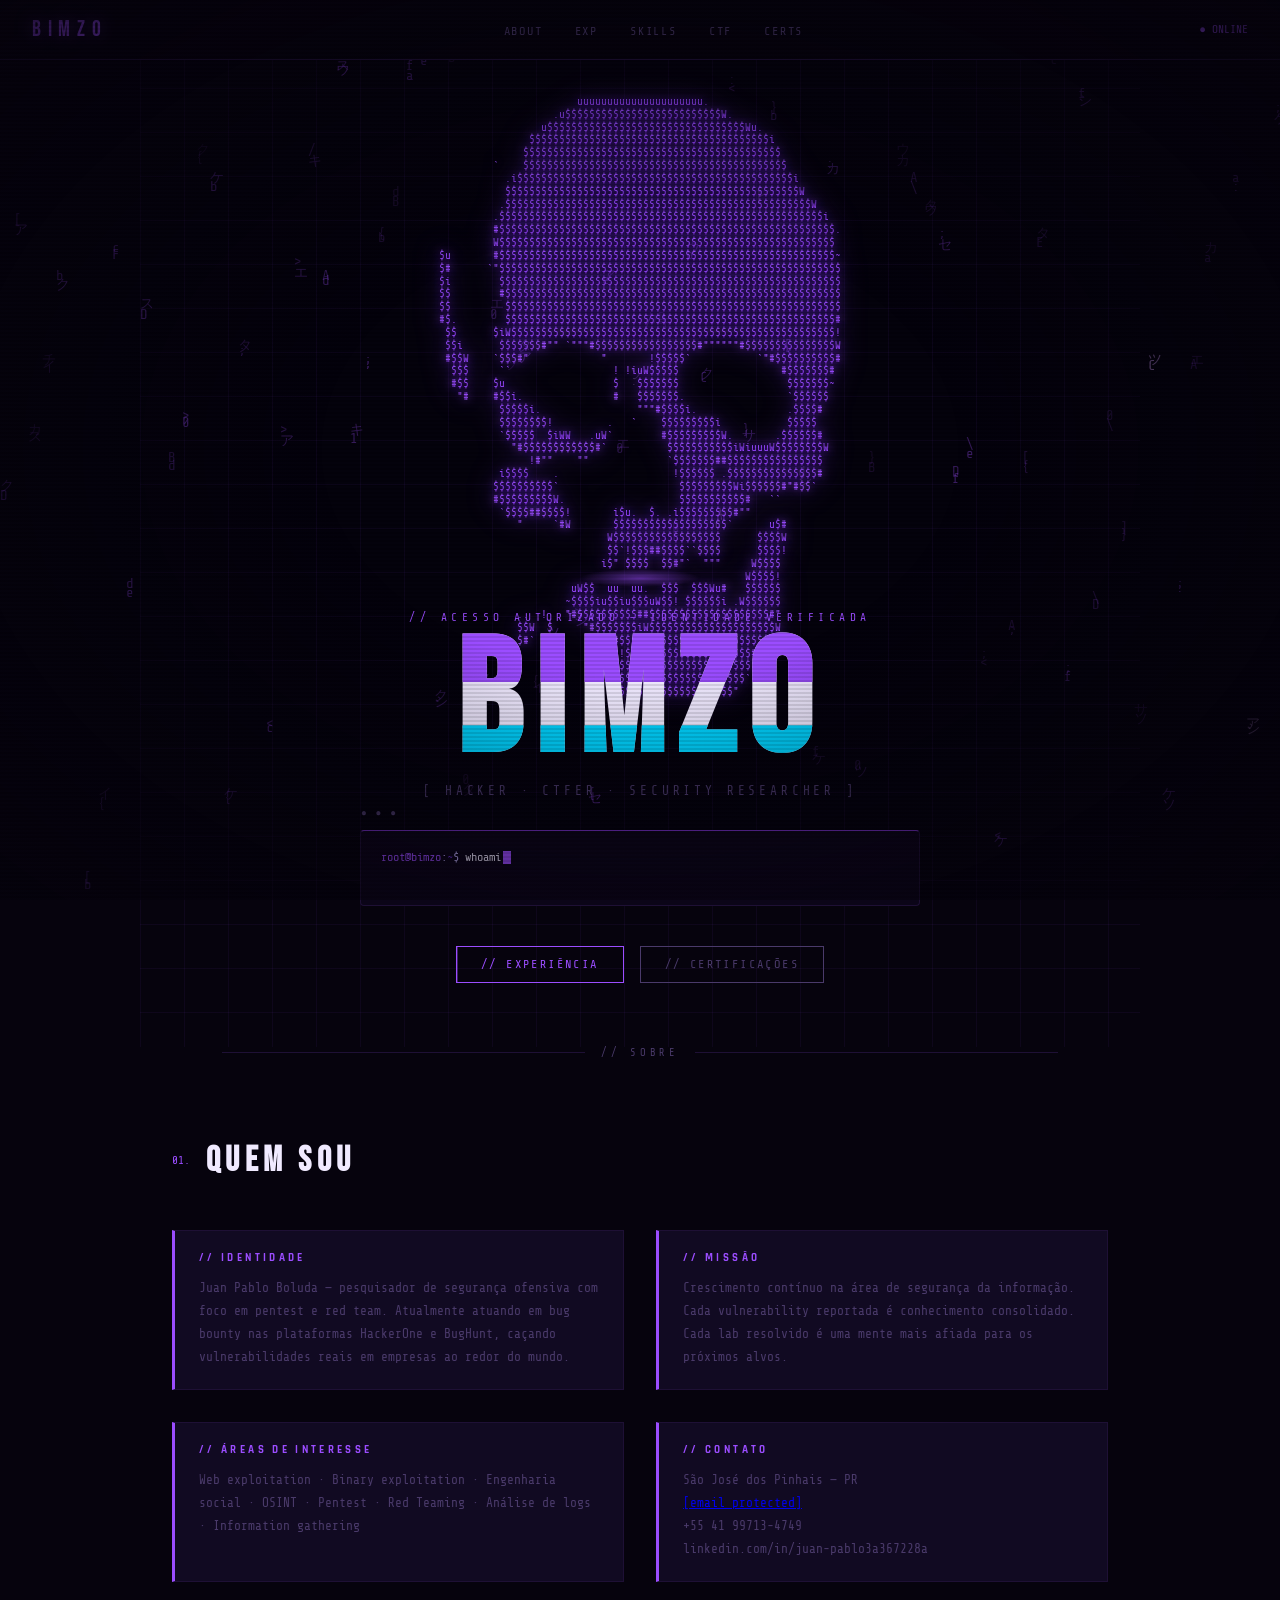
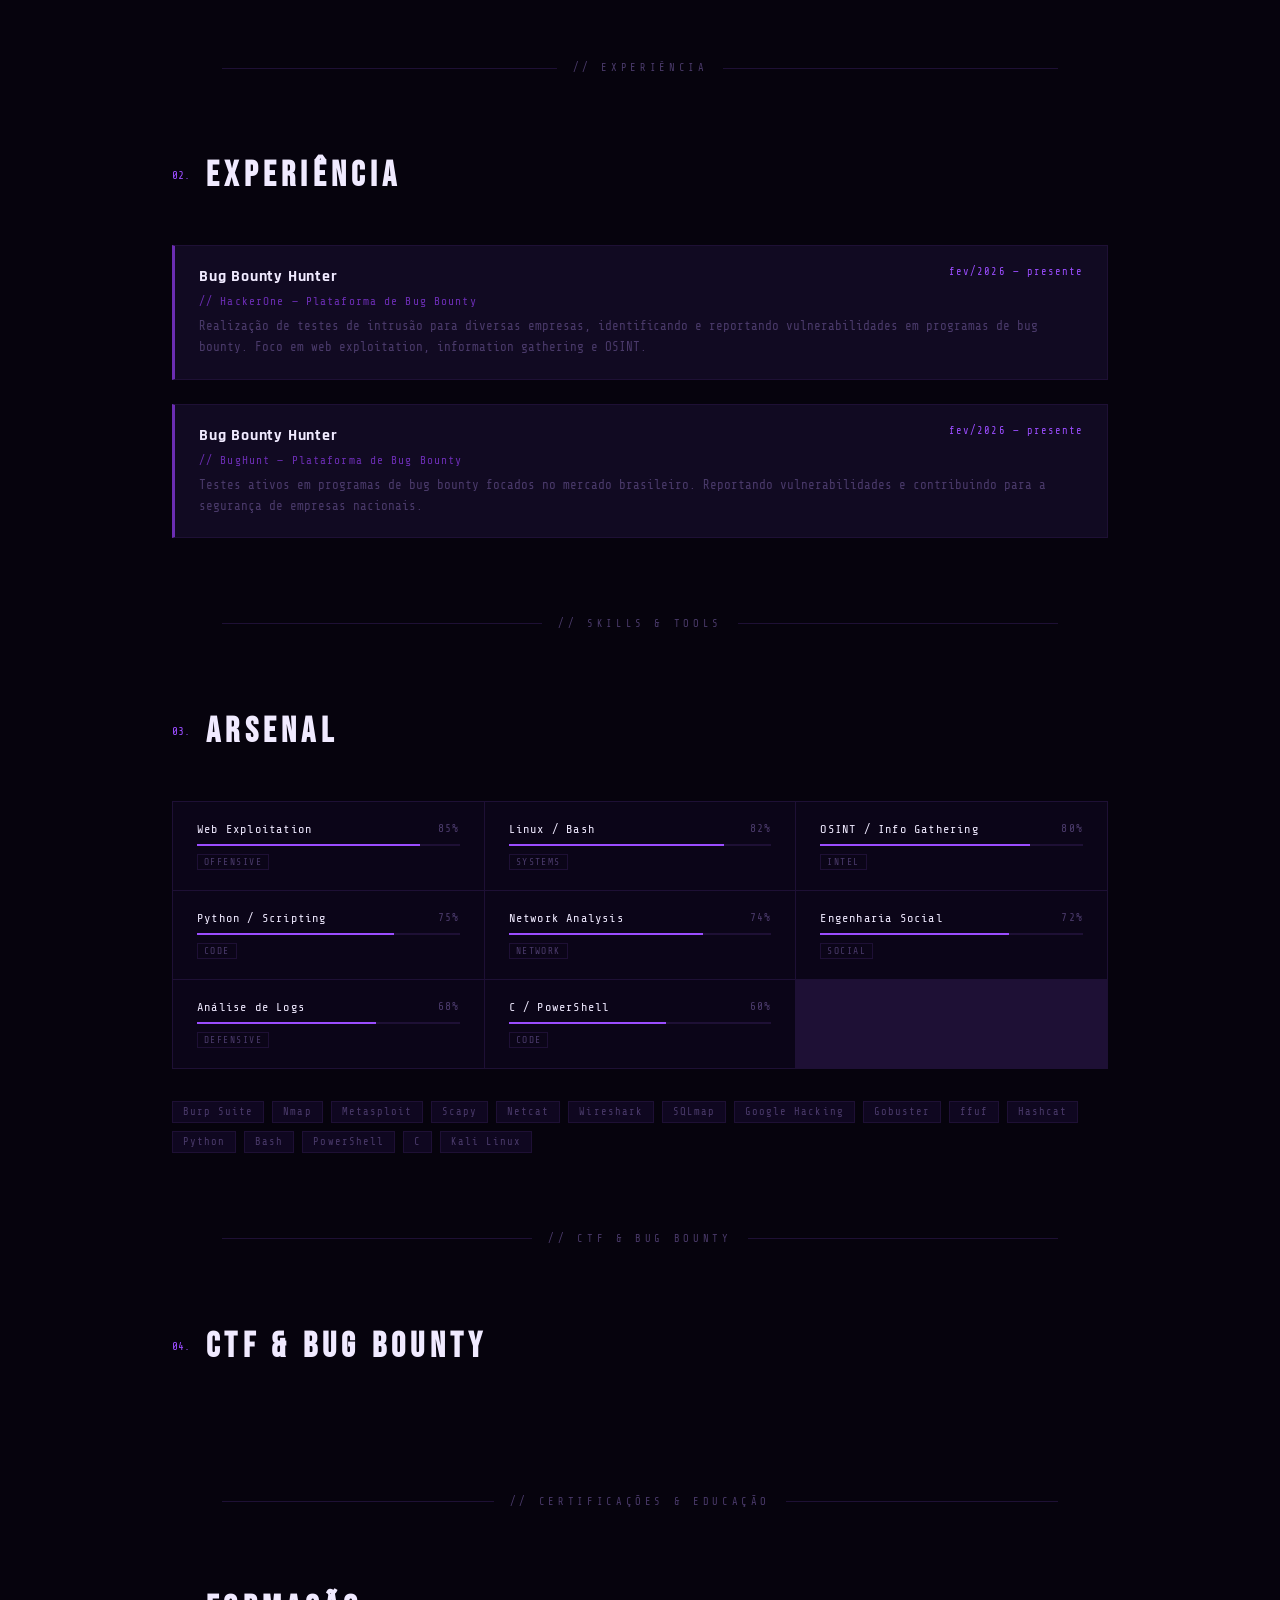
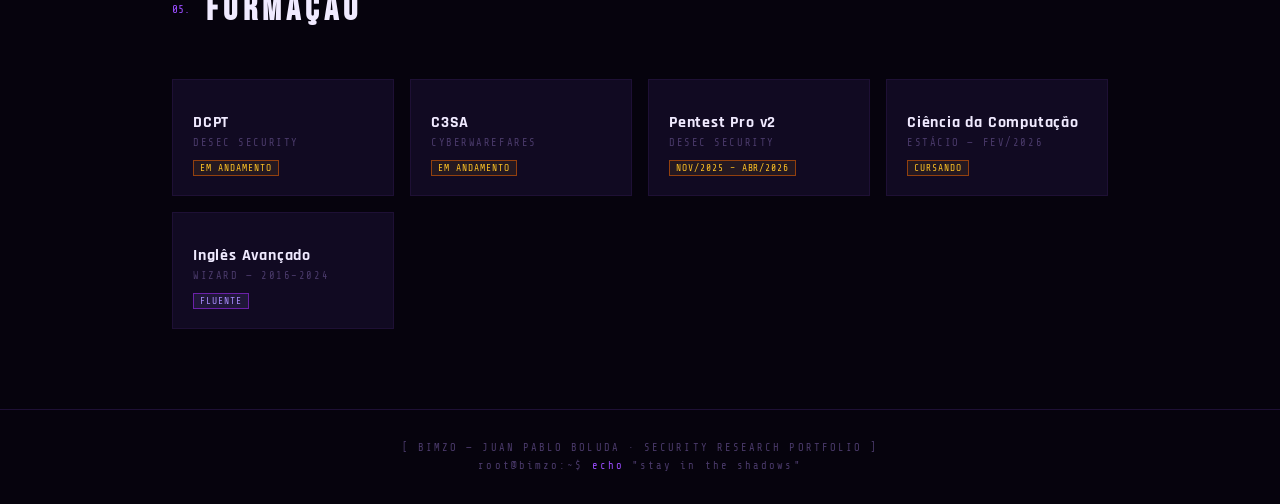
<file: portfoliocerto.html>
<!DOCTYPE html>
<html lang="pt-BR">
<head>
<meta charset="UTF-8">
<meta name="viewport" content="width=device-width, initial-scale=1.0">
<title>// BIMZO | PORTFOLIO</title>
<link href="https://fonts.googleapis.com/css2?family=Share+Tech+Mono&family=Bebas+Neue&family=Rajdhani:wght@300;500;700&display=swap" rel="stylesheet">
<style>
  :root {
    --pu:#9b4dff; --pu-dim:#6b2db3; --pu-glow:rgba(155,77,255,0.5);
    --pu-faint:rgba(155,77,255,0.06);
    --bg:#06030d; --bg2:#0b0518; --bg3:#0f0720;
    --card:#110a22; --border:#1e1035;
    --text:#c4b5fd; --muted:#4a3a6a; --white:#f0eaff;
  }
  *{margin:0;padding:0;box-sizing:border-box}
  html,body{background:var(--bg);color:var(--text);font-family:'Share Tech Mono',monospace;min-height:100vh;overflow-x:hidden}
  body{cursor:crosshair}
  a,button{cursor:crosshair}
  ::-webkit-scrollbar{width:4px}
  ::-webkit-scrollbar-track{background:var(--bg)}
  ::-webkit-scrollbar-thumb{background:var(--pu-dim)}

  /* scanlines */
  .scanlines{position:fixed;inset:0;background:repeating-linear-gradient(0deg,transparent,transparent 2px,rgba(0,0,0,0.1) 2px,rgba(0,0,0,0.1) 4px);pointer-events:none;z-index:9999}
  /* vignette */
  .vignette{position:fixed;inset:0;background:radial-gradient(ellipse at center,transparent 35%,rgba(6,3,13,0.82) 100%);pointer-events:none;z-index:9998}

  /* ── BG CANVAS ── */
  #bg-canvas{position:fixed;inset:0;width:100%;height:100%;pointer-events:none;z-index:0}

  /* ── NAV ── */
  nav{position:fixed;top:0;left:0;right:0;z-index:200;display:flex;align-items:center;justify-content:space-between;padding:1rem 2rem;border-bottom:1px solid var(--border);background:rgba(6,3,13,0.97);backdrop-filter:blur(8px)}
  .nav-logo{font-family:'Bebas Neue',sans-serif;font-size:1.4rem;letter-spacing:0.3em;color:var(--pu);text-shadow:0 0 16px var(--pu-glow)}
  .nav-links{display:flex;gap:2rem;list-style:none}
  .nav-links a{color:var(--muted);text-decoration:none;font-size:0.75rem;letter-spacing:0.15em;text-transform:uppercase;transition:color 0.2s}
  .nav-links a:hover{color:var(--pu)}
  .nav-status{font-size:0.7rem;color:var(--pu);animation:blink 1.5s step-end infinite}
  @keyframes blink{50%{opacity:0}}

  /* ── HERO ── */
  #hero{min-height:100vh;display:flex;flex-direction:column;align-items:center;justify-content:center;position:relative;padding:6rem 2rem 4rem;z-index:10}

  /* grid */
  .grid-bg{position:absolute;inset:0;background-image:linear-gradient(var(--pu-faint) 1px,transparent 1px),linear-gradient(90deg,var(--pu-faint) 1px,transparent 1px);background-size:44px 44px;pointer-events:none;z-index:1}

  /* ── MAIN SKULL ── */
  #skull-wrap{position:relative;margin-bottom:2.5rem;z-index:2}
  #skull-canvas{display:block;animation:skull-hover 4s ease-in-out infinite}
  .skull-glow-ring{position:absolute;bottom:-16px;left:50%;transform:translateX(-50%);width:120px;height:18px;background:radial-gradient(ellipse,rgba(155,77,255,0.55) 0%,transparent 70%);animation:glow-ring 4s ease-in-out infinite}
  @keyframes skull-hover{0%,100%{transform:translateY(0) rotate(-0.3deg)} 50%{transform:translateY(-14px) rotate(0.3deg)}}
  @keyframes glow-ring{0%,100%{opacity:.7;transform:translateX(-50%) scaleX(1)} 50%{opacity:.2;transform:translateX(-50%) scaleX(.6)}}

  /* hero text */
  .welcome-tag{font-size:0.7rem;letter-spacing:0.4em;color:var(--pu);text-transform:uppercase;margin-bottom:0.5rem;animation:fadeIn 1s both;z-index:2}
  .hero-title{font-family:'Bebas Neue',sans-serif;font-size:clamp(4rem,14vw,10rem);letter-spacing:0.08em;line-height:.9;color:var(--white);text-align:center;margin-bottom:.5rem;animation:fadeIn 1s .3s both;position:relative;display:inline-block;z-index:2}
  .hero-title::before,.hero-title::after{content:attr(data-text);position:absolute;top:0;left:0;width:100%;font-family:'Bebas Neue',sans-serif;font-size:inherit;letter-spacing:inherit}
  .hero-title::before{color:var(--pu);clip-path:polygon(0 0,100% 0,100% 35%,0 35%);animation:glitch-top 5s infinite steps(1)}
  .hero-title::after{color:#00d4ff;clip-path:polygon(0 65%,100% 65%,100% 100%,0 100%);animation:glitch-bot 5s infinite steps(1)}
  @keyframes glitch-top{0%,88%,100%{transform:none;opacity:0}90%{transform:translate(-4px,-2px);opacity:1}92%{transform:translate(4px,0);opacity:1}94%{opacity:0}}
  @keyframes glitch-bot{0%,88%,100%{transform:none;opacity:0}91%{transform:translate(4px,2px);opacity:1}93%{transform:translate(-4px,0);opacity:1}95%{opacity:0}}
  .hero-sub{font-size:.8rem;letter-spacing:.3em;color:var(--muted);text-align:center;margin-bottom:2rem;animation:fadeIn 1s .6s both;z-index:2}

  /* terminal */
  .terminal-box{width:min(560px,90vw);background:var(--bg2);border:1px solid var(--border);border-top:1px solid var(--pu-dim);border-radius:4px;padding:1rem 1.25rem;margin-bottom:2.5rem;animation:fadeIn 1s .9s both;position:relative;z-index:2}
  .terminal-box::before{content:'● ● ●';position:absolute;top:-1.4rem;left:0;font-size:.6rem;color:var(--muted);letter-spacing:.2em}
  .t-line{font-size:.75rem;line-height:1.8}
  .t-prompt{color:var(--pu)}
  .t-cmd{color:var(--white)}
  .t-cursor{display:inline-block;width:8px;height:13px;background:var(--pu);vertical-align:middle;animation:blink 1s step-end infinite;margin-left:2px}

  /* buttons */
  .hero-cta{display:flex;gap:1rem;flex-wrap:wrap;justify-content:center;animation:fadeIn 1s 1.2s both;z-index:2}
  .btn{font-family:'Share Tech Mono',monospace;font-size:.75rem;letter-spacing:.2em;text-transform:uppercase;padding:.65rem 1.5rem;border:1px solid var(--pu);color:var(--pu);background:transparent;text-decoration:none;transition:all .2s;position:relative;overflow:hidden}
  .btn::before{content:'';position:absolute;inset:0;background:var(--pu);transform:translateX(-100%);transition:transform .2s;z-index:0}
  .btn:hover::before{transform:translateX(0)}
  .btn:hover{color:var(--bg)}
  .btn span{position:relative;z-index:1}
  .btn-ghost{border-color:var(--muted);color:var(--muted)}
  .btn-ghost::before{background:var(--muted)}

  /* divider */
  .divider{display:flex;align-items:center;gap:1rem;padding:0 2rem;margin:0 auto;max-width:900px;position:relative;z-index:10}
  .divider::before,.divider::after{content:'';flex:1;height:1px;background:var(--border)}
  .divider-label{font-size:.65rem;letter-spacing:.35em;color:var(--muted);text-transform:uppercase;white-space:nowrap}

  section{padding:5rem 2rem;max-width:1000px;margin:0 auto;position:relative;z-index:10}
  .section-header{margin-bottom:3rem;display:flex;align-items:center;gap:1rem}
  .section-num{color:var(--pu);font-size:.7rem}
  .section-title{font-family:'Bebas Neue',sans-serif;font-size:2.2rem;letter-spacing:.15em;color:var(--white)}

  /* about */
  .about-grid{display:grid;grid-template-columns:1fr 1fr;gap:2rem}
  @media(max-width:640px){.about-grid{grid-template-columns:1fr}}
  .about-card{background:var(--card);border:1px solid var(--border);border-left:3px solid var(--pu);padding:1.25rem 1.5rem;transition:background .2s,border-left-color .2s}
  .about-card:hover{background:#160d2e;border-left-color:#bf7fff}
  .about-card h3{font-family:'Rajdhani',sans-serif;font-size:.7rem;letter-spacing:.3em;text-transform:uppercase;color:var(--pu);margin-bottom:.75rem}
  .about-card p{font-size:.8rem;color:var(--muted);line-height:1.8}

  /* experience */
  .exp-list{display:flex;flex-direction:column;gap:1.5rem}
  .exp-item{background:var(--card);border:1px solid var(--border);border-left:3px solid var(--pu-dim);padding:1.25rem 1.5rem;transition:border-left-color .2s,background .2s}
  .exp-item:hover{background:#160d2e;border-left-color:var(--pu)}
  .exp-header{display:flex;justify-content:space-between;align-items:flex-start;flex-wrap:wrap;gap:.5rem;margin-bottom:.5rem}
  .exp-title{font-family:'Rajdhani',sans-serif;font-size:1rem;font-weight:700;color:var(--white);letter-spacing:.05em}
  .exp-date{font-size:.65rem;color:var(--pu);letter-spacing:.1em}
  .exp-org{font-size:.7rem;color:var(--pu-dim);letter-spacing:.1em;margin-bottom:.5rem}
  .exp-desc{font-size:.78rem;color:var(--muted);line-height:1.7}

  /* skills */
  .skills-grid{display:grid;grid-template-columns:repeat(auto-fill,minmax(260px,1fr));gap:1px;background:var(--border);border:1px solid var(--border)}
  .skill-item{background:var(--bg2);padding:1.25rem 1.5rem;transition:background .2s}
  .skill-item:hover{background:var(--card)}
  .skill-item:hover .skill-bar-fill{box-shadow:0 0 8px var(--pu)}
  .skill-name{font-size:.75rem;letter-spacing:.1em;color:var(--white);margin-bottom:.5rem;display:flex;justify-content:space-between}
  .skill-name span{color:var(--muted);font-size:.7rem}
  .skill-bar{height:2px;background:var(--border);width:100%}
  .skill-bar-fill{height:100%;background:var(--pu);transition:width 1.2s ease}
  .skill-tag{display:inline-block;font-size:.6rem;letter-spacing:.15em;color:var(--muted);border:1px solid var(--border);padding:2px 6px;margin-top:.5rem;text-transform:uppercase}
  .tools-wrap{display:flex;flex-wrap:wrap;gap:.5rem;margin-top:1rem}
  .tool-tag{font-size:.65rem;letter-spacing:.1em;padding:4px 10px;background:var(--bg3);border:1px solid var(--border);color:var(--muted);transition:all .2s}
  .tool-tag:hover{border-color:var(--pu);color:var(--pu)}

  /* ctf */
  .ctf-list{display:flex;flex-direction:column;gap:1px}
  .ctf-item{display:grid;grid-template-columns:3rem 1fr auto;align-items:center;gap:1.25rem;padding:1rem 1.25rem;background:var(--card);border-left:2px solid transparent;transition:all .2s;text-decoration:none;color:inherit}
  .ctf-item:hover{border-left-color:var(--pu);background:#160d2e}
  .ctf-num{font-size:.65rem;color:var(--muted);text-align:center}
  .ctf-info h4{font-size:.85rem;color:var(--white);margin-bottom:.2rem;font-family:'Rajdhani',sans-serif;font-weight:700;letter-spacing:.05em}
  .ctf-info p{font-size:.7rem;color:var(--muted)}
  .ctf-badge{font-size:.6rem;padding:3px 8px;letter-spacing:.1em;text-transform:uppercase;border:1px solid}
  .badge-web{color:#ff8800;border-color:#ff8800}
  .badge-bounty{color:var(--pu);border-color:var(--pu)}
  .badge-osint{color:#00d4ff;border-color:#00d4ff}
  .badge-net{color:#a0ff80;border-color:#a0ff80}
  .badge-social{color:#ff80d5;border-color:#ff80d5}

  /* certs */
  .certs-grid{display:grid;grid-template-columns:repeat(auto-fill,minmax(220px,1fr));gap:1rem}
  .cert-card{background:var(--card);border:1px solid var(--border);padding:1.25rem;position:relative;overflow:hidden;transition:border-color .2s}
  .cert-card:hover{border-color:var(--pu-dim)}
  .cert-card::after{content:'';position:absolute;bottom:0;left:0;right:0;height:2px;background:var(--pu);transform:scaleX(0);transform-origin:left;transition:transform .3s}
  .cert-card:hover::after{transform:scaleX(1)}
  .cert-icon{font-size:1.5rem;margin-bottom:.75rem}
  .cert-name{font-family:'Rajdhani',sans-serif;font-size:1rem;font-weight:700;color:var(--white);letter-spacing:.05em;margin-bottom:.25rem}
  .cert-org{font-size:.65rem;color:var(--muted);letter-spacing:.15em;text-transform:uppercase;margin-bottom:.5rem}
  .cert-status{font-size:.6rem;padding:2px 6px;letter-spacing:.1em;text-transform:uppercase}
  .status-done{background:rgba(167,139,250,.1);color:#a78bfa;border:1px solid #6b21a8}
  .status-progress{background:rgba(251,191,36,.08);color:#fbbf24;border:1px solid #92400e}
  .status-planned{background:rgba(85,85,85,.1);color:var(--muted);border:1px solid var(--border)}

  footer{border-top:1px solid var(--border);padding:2rem;text-align:center;font-size:.65rem;color:var(--muted);letter-spacing:.2em;position:relative;z-index:10}

  @keyframes fadeIn{from{opacity:0;transform:translateY(16px)}to{opacity:1;transform:translateY(0)}}
  .reveal{opacity:0;transform:translateY(20px);transition:opacity .7s,transform .7s}
  .reveal.visible{opacity:1;transform:none}
</style>
</head>
<body>

<canvas id="bg-canvas"></canvas>
<div class="scanlines"></div>
<div class="vignette"></div>

<nav>
  <div class="nav-logo">BIMZO</div>
  <ul class="nav-links">
    <li><a href="#sobre">about</a></li>
    <li><a href="#exp">exp</a></li>
    <li><a href="#skills">skills</a></li>
    <li><a href="#ctf">ctf</a></li>
    <li><a href="#certs">certs</a></li>
  </ul>
  <div class="nav-status">● ONLINE</div>
</nav>

<section id="hero">
  <div class="grid-bg"></div>

  <div id="skull-wrap" style="position:relative;display:inline-block;">
    <pre id="skull-static" style="font-family:'Share Tech Mono',monospace;font-size:clamp(0.38rem,0.85vw,0.72rem);line-height:1.18;color:#9b4dff;text-shadow:0 0 8px rgba(155,77,255,0.7),0 0 18px rgba(155,77,255,0.35);text-align:left;display:block;margin:0;padding:0;animation:skull-hover 4s ease-in-out infinite;filter:drop-shadow(0 0 12px rgba(155,77,255,0.5))"></pre>
    <pre id="skull-jaw"    style="font-family:'Share Tech Mono',monospace;font-size:clamp(0.38rem,0.85vw,0.72rem);line-height:1.18;color:#9b4dff;text-shadow:0 0 8px rgba(155,77,255,0.7),0 0 18px rgba(155,77,255,0.35);text-align:left;display:block;margin:0;padding:0;animation:skull-hover 4s ease-in-out infinite;filter:drop-shadow(0 0 12px rgba(155,77,255,0.5))"></pre>
    <div class="skull-glow-ring"></div>
  </div>

  <div class="welcome-tag">// acesso autorizado — identidade verificada</div>
  <h1 class="hero-title" data-text="BIMZO">BIMZO</h1>
  <p class="hero-sub">[ HACKER · CTFER · SECURITY RESEARCHER ]</p>

  <div class="terminal-box">
    <div class="t-line"><span class="t-prompt">root@bimzo</span>:<span style="color:#7c3aed">~</span>$ <span class="t-cmd" id="typewriter"></span><span class="t-cursor"></span></div>
    <div class="t-line" id="t-out" style="min-height:1.3rem;color:#a78bfa"></div>
  </div>

  <script type="application/json" id="skull-data">
{
  "skull": [
    "                       uuuuuuuuuuuuuuuuuuuuu.",
    "                   .u$$$$$$$$$$$$$$$$$$$$$$$$$$W.",
    "                 u$$$$$$$$$$$$$$$$$$$$$$$$$$$$$$$$$Wu.",
    "               $$$$$$$$$$$$$$$$$$$$$$$$$$$$$$$$$$$$$$$$i",
    "              $$$$$$$$$$$$$$$$$$$$$$$$$$$$$$$$$$$$$$$$$$$",
    "         `    $$$$$$$$$$$$$$$$$$$$$$$$$$$$$$$$$$$$$$$$$$$$",
    "           .i$$$$$$$$$$$$$$$$$$$$$$$$$$$$$$$$$$$$$$$$$$$$$$i",
    "           $$$$$$$$$$$$$$$$$$$$$$$$$$$$$$$$$$$$$$$$$$$$$$$$$W",
    "          .$$$$$$$$$$$$$$$$$$$$$$$$$$$$$$$$$$$$$$$$$$$$$$$$$$$W",
    "         .$$$$$$$$$$$$$$$$$$$$$$$$$$$$$$$$$$$$$$$$$$$$$$$$$$$$$$i",
    "         #$$$$$$$$$$$$$$$$$$$$$$$$$$$$$$$$$$$$$$$$$$$$$$$$$$$$$$$$.",
    "         W$$$$$$$$$$$$$$$$$$$$$$$$$$$$$$$$$$$$$$$$$$$$$$$$$$$$$$$$",
    "$u       #$$$$$$$$$$$$$$$$$$$$$$$$$$$$$$$$$$$$$$$$$$$$$$$$$$$$$$$$~",
    "$#      `\"$$$$$$$$$$$$$$$$$$$$$$$$$$$$$$$$$$$$$$$$$$$$$$$$$$$$$$$$$",
    "$i        $$$$$$$$$$$$$$$$$$$$$$$$$$$$$$$$$$$$$$$$$$$$$$$$$$$$$$$$$",
    "$$        #$$$$$$$$$$$$$$$$$$$$$$$$$$$$$$$$$$$$$$$$$$$$$$$$$$$$$$$$",
    "$$         $$$$$$$$$$$$$$$$$$$$$$$$$$$$$$$$$$$$$$$$$$$$$$$$$$$$$$$$",
    "#$.        $$$$$$$$$$$$$$$$$$$$$$$$$$$$$$$$$$$$$$$$$$$$$$$$$$$$$$$#",
    " $$      $iW$$$$$$$$$$$$$$$$$$$$$$$$$$$$$$$$$$$$$$$$$$$$$$$$$$$$$$!",
    " $$i      $$$$$$$#\"\" `\"\"\"#$$$$$$$$$$$$$$$$$#\"\"\"\"\"\"#$$$$$$$$$$$$$$$W",
    " #$$W    `$$$#\"            \"       !$$$$$`           `\"#$$$$$$$$$$#",
    "  $$$     ``                 ! !iuW$$$$$                 #$$$$$$$#",
    "  #$$    $u                  $   $$$$$$$                  $$$$$$$~",
    "   \"#    #$$i.               #   $$$$$$$.                 `$$$$$$",
    "          $$$$$i.                \"\"\"#$$$$i.               .$$$$#",
    "          $$$$$$$$!         .   `    $$$$$$$$$i           $$$$$",
    "          `$$$$$  $iWW   .uW`        #$$$$$$$$$W.       .$$$$$$#",
    "            \"#$$$$$$$$$$$$#`          $$$$$$$$$$$iWiuuuW$$$$$$$$W",
    "               !#\"\"    \"\"             `$$$$$$$##$$$$$$$$$$$$$$$$",
    "          i$$$$    .                   !$$$$$$ .$$$$$$$$$$$$$$$#",
    "         $$$$$$$$$$`                    $$$$$$$$$Wi$$$$$$#\"#$$`",
    "         #$$$$$$$$$W.                   $$$$$$$$$$$#   ``",
    "          `$$$$##$$$$!       i$u.  $. .i$$$$$$$$$#\"\"",
    "             \"     `#W       $$$$$$$$$$$$$$$$$$$`      u$#",
    "                            W$$$$$$$$$$$$$$$$$$      $$$$W",
    "                            $$`!$$$##$$$$``$$$$      $$$$!",
    "                           i$\" $$$$  $$#\"`  \"\"\"     W$$$$"
  ],
  "jaw": [
    [
      "                                                   W$$$$!",
      "                      uW$$  uu  uu.  $$$  $$$Wu#   $$$$$$",
      "                     ~$$$$iu$$iu$$$uW$$! $$$$$$i .W$$$$$$",
      "             ..  !   \"#$$$$$$$$$$##$$$$$$$$$$$$$$$$$$$$#\"",
      "             $$W  $     \"#$$$$$$$iW$$$$$$$$$$$$$$$$$$$$$W",
      "             $#`   `       \"\"#$$$$$$$$$$$$$$$$$$$$$$$$$$$",
      "                              !$$$$$$$$$$$$$$$$$$$$$#`",
      "                              $$$$$$$$$$$$$$$$$$$$$$!",
      "                            $$$$$$$$$$$$$$$$$$$$$$$`",
      "                             $$$$$$$$$$$$$$$$$$$$\""
    ],
    [
      "                                                                   ",
      "                                                   W$$$$!",
      "                      uW$$  uu  uu.  $$$  $$$Wu#   $$$$$$",
      "                     ~$$$$iu$$iu$$$uW$$! $$$$$$i .W$$$$$$",
      "             ..  !   \"#$$$$$$$$$$##$$$$$$$$$$$$$$$$$$$$#\"",
      "             $$W  $     \"#$$$$$$$iW$$$$$$$$$$$$$$$$$$$$$W",
      "             $#`   `       \"\"#$$$$$$$$$$$$$$$$$$$$$$$$$$$",
      "                              !$$$$$$$$$$$$$$$$$$$$$#`",
      "                              $$$$$$$$$$$$$$$$$$$$$$!",
      "                            $$$$$$$$$$$$$$$$$$$$$$$`",
      "                             $$$$$$$$$$$$$$$$$$$$\""
    ],
    [
      "                                                                   ",
      "                                                                   ",
      "                                                   W$$$$!",
      "                      uW$$  uu  uu.  $$$  $$$Wu#   $$$$$$",
      "                     ~$$$$iu$$iu$$$uW$$! $$$$$$i .W$$$$$$",
      "             ..  !   \"#$$$$$$$$$$##$$$$$$$$$$$$$$$$$$$$#\"",
      "             $$W  $     \"#$$$$$$$iW$$$$$$$$$$$$$$$$$$$$$W",
      "             $#`   `       \"\"#$$$$$$$$$$$$$$$$$$$$$$$$$$$",
      "                              !$$$$$$$$$$$$$$$$$$$$$#`",
      "                              $$$$$$$$$$$$$$$$$$$$$$!",
      "                            $$$$$$$$$$$$$$$$$$$$$$$`",
      "                             $$$$$$$$$$$$$$$$$$$$\""
    ],
    [
      "                                                                   ",
      "                                                                   ",
      "                                                                   ",
      "                                                   W$$$$!",
      "                      uW$$  uu  uu.  $$$  $$$Wu#   $$$$$$",
      "                     ~$$$$iu$$iu$$$uW$$! $$$$$$i .W$$$$$$",
      "             ..  !   \"#$$$$$$$$$$##$$$$$$$$$$$$$$$$$$$$#\"",
      "             $$W  $     \"#$$$$$$$iW$$$$$$$$$$$$$$$$$$$$$W",
      "             $#`   `       \"\"#$$$$$$$$$$$$$$$$$$$$$$$$$$$",
      "                              !$$$$$$$$$$$$$$$$$$$$$#`",
      "                              $$$$$$$$$$$$$$$$$$$$$$!",
      "                            $$$$$$$$$$$$$$$$$$$$$$$`",
      "                             $$$$$$$$$$$$$$$$$$$$\""
    ]
  ]
}
  </script>
  <script>
  (function(){
    var elStatic = document.getElementById('skull-static');
    var elJaw    = document.getElementById('skull-jaw');
    var d = JSON.parse(document.getElementById('skull-data').textContent);

    // Skull é fixo — só renderiza uma vez
    elStatic.textContent = d.skull.join('\n');

    // Jaw fica absolutamente posicionado, colado abaixo do static
    elJaw.style.position = 'absolute';
    elJaw.style.left = '0';
    elJaw.style.bottom = '0';
    // Transforma a origem para crescer de baixo pra cima não interfere —
    // jaw cresce para baixo, então ancoramos pelo topo
    elJaw.style.top = '100%';
    elJaw.style.bottom = 'auto';

    var SEQ = [];
    for(var i=0;i<150;i++) SEQ.push(0);
    SEQ.push(0,0,1,1,2,2,3,3,3,3,3,2,2,1,1,0,0,0,0,0);
    SEQ.push(0,1,2,3,3,2,1,0,0,0);
    SEQ.push(0,0,0,1,1,1,2,2,2,3,3,3,3,3,2,2,1,1,0,0);
    var CYCLE = SEQ.length;

    var RENDERED = d.jaw.map(function(frame){ return frame.join('\n'); });

    var f = 0;
    function render(){
      elJaw.textContent = RENDERED[SEQ[f % CYCLE]];
      f++;
      requestAnimationFrame(render);
    }
    render();
  })();
  </script>

  <div class="hero-cta">
    <a class="btn" href="#exp"><span>// Experiência</span></a>
    <a class="btn btn-ghost" href="#certs"><span>// Certificações</span></a>
  </div>
</section>

<div class="divider"><span class="divider-label">// SOBRE</span></div>
<section id="sobre">
  <div class="section-header reveal">
    <span class="section-num">01.</span>
    <h2 class="section-title">QUEM SOU</h2>
  </div>
  <div class="about-grid">
    <div class="about-card reveal">
      <h3>// identidade</h3>
      <p>Juan Pablo Boluda — pesquisador de segurança ofensiva com foco em pentest e red team. Atualmente atuando em bug bounty nas plataformas HackerOne e BugHunt, caçando vulnerabilidades reais em empresas ao redor do mundo.</p>
    </div>
    <div class="about-card reveal">
      <h3>// missão</h3>
      <p>Crescimento contínuo na área de segurança da informação. Cada vulnerability reportada é conhecimento consolidado. Cada lab resolvido é uma mente mais afiada para os próximos alvos.</p>
    </div>
    <div class="about-card reveal">
      <h3>// áreas de interesse</h3>
      <p>Web exploitation · Binary exploitation · Engenharia social · OSINT · Pentest · Red Teaming · Análise de logs · Information gathering</p>
    </div>
    <div class="about-card reveal">
      <h3>// contato</h3>
      <p>São José dos Pinhais — PR<br><a href="/cdn-cgi/l/email-protection" class="__cf_email__" data-cfemail="ff958a9e919d90938a9b9ecdc8c7bf98929e9693d19c9092">[email&#160;protected]</a><br>+55 41 99713-4749<br>linkedin.com/in/juan-pablo3a367228a</p>
    </div>
  </div>
</section>

<div class="divider"><span class="divider-label">// EXPERIÊNCIA</span></div>
<section id="exp">
  <div class="section-header reveal">
    <span class="section-num">02.</span>
    <h2 class="section-title">EXPERIÊNCIA</h2>
  </div>
  <div class="exp-list">
    <div class="exp-item reveal">
      <div class="exp-header">
        <div class="exp-title">Bug Bounty Hunter</div>
        <div class="exp-date">fev/2026 — presente</div>
      </div>
      <div class="exp-org">// HackerOne — Plataforma de Bug Bounty</div>
      <div class="exp-desc">Realização de testes de intrusão para diversas empresas, identificando e reportando vulnerabilidades em programas de bug bounty. Foco em web exploitation, information gathering e OSINT.</div>
    </div>
    <div class="exp-item reveal">
      <div class="exp-header">
        <div class="exp-title">Bug Bounty Hunter</div>
        <div class="exp-date">fev/2026 — presente</div>
      </div>
      <div class="exp-org">// BugHunt — Plataforma de Bug Bounty</div>
      <div class="exp-desc">Testes ativos em programas de bug bounty focados no mercado brasileiro. Reportando vulnerabilidades e contribuindo para a segurança de empresas nacionais.</div>
    </div>
  </div>
</section>

<div class="divider"><span class="divider-label">// SKILLS & TOOLS</span></div>
<section id="skills">
  <div class="section-header reveal">
    <span class="section-num">03.</span>
    <h2 class="section-title">ARSENAL</h2>
  </div>
  <div class="skills-grid reveal">
    <div class="skill-item">
      <div class="skill-name">Web Exploitation <span>85%</span></div>
      <div class="skill-bar"><div class="skill-bar-fill" style="width:0%" data-w="85%"></div></div>
      <span class="skill-tag">offensive</span>
    </div>
    <div class="skill-item">
      <div class="skill-name">Linux / Bash <span>82%</span></div>
      <div class="skill-bar"><div class="skill-bar-fill" style="width:0%" data-w="82%"></div></div>
      <span class="skill-tag">systems</span>
    </div>
    <div class="skill-item">
      <div class="skill-name">OSINT / Info Gathering <span>80%</span></div>
      <div class="skill-bar"><div class="skill-bar-fill" style="width:0%" data-w="80%"></div></div>
      <span class="skill-tag">intel</span>
    </div>
    <div class="skill-item">
      <div class="skill-name">Python / Scripting <span>75%</span></div>
      <div class="skill-bar"><div class="skill-bar-fill" style="width:0%" data-w="75%"></div></div>
      <span class="skill-tag">code</span>
    </div>
    <div class="skill-item">
      <div class="skill-name">Network Analysis <span>74%</span></div>
      <div class="skill-bar"><div class="skill-bar-fill" style="width:0%" data-w="74%"></div></div>
      <span class="skill-tag">network</span>
    </div>
    <div class="skill-item">
      <div class="skill-name">Engenharia Social <span>72%</span></div>
      <div class="skill-bar"><div class="skill-bar-fill" style="width:0%" data-w="72%"></div></div>
      <span class="skill-tag">social</span>
    </div>
    <div class="skill-item">
      <div class="skill-name">Análise de Logs <span>68%</span></div>
      <div class="skill-bar"><div class="skill-bar-fill" style="width:0%" data-w="68%"></div></div>
      <span class="skill-tag">defensive</span>
    </div>
    <div class="skill-item">
      <div class="skill-name">C / PowerShell <span>60%</span></div>
      <div class="skill-bar"><div class="skill-bar-fill" style="width:0%" data-w="60%"></div></div>
      <span class="skill-tag">code</span>
    </div>
  </div>
  <div class="tools-wrap reveal" style="margin-top:2rem">
    <span class="tool-tag">Burp Suite</span><span class="tool-tag">Nmap</span>
    <span class="tool-tag">Metasploit</span><span class="tool-tag">Scapy</span>
    <span class="tool-tag">Netcat</span><span class="tool-tag">Wireshark</span>
    <span class="tool-tag">SQLmap</span><span class="tool-tag">Google Hacking</span>
    <span class="tool-tag">Gobuster</span><span class="tool-tag">ffuf</span>
    <span class="tool-tag">Hashcat</span><span class="tool-tag">Python</span>
    <span class="tool-tag">Bash</span><span class="tool-tag">PowerShell</span>
    <span class="tool-tag">C</span><span class="tool-tag">Kali Linux</span>
  </div>
</section>

<div class="divider"><span class="divider-label">// CTF & BUG BOUNTY</span></div>
<section id="ctf">
  <div class="section-header reveal">
    <span class="section-num">04.</span>
    <h2 class="section-title">CTF & BUG BOUNTY</h2>
  </div>
  <div class="ctf-list">

  </div>
</section>

<div class="divider"><span class="divider-label">// CERTIFICAÇÕES & EDUCAÇÃO</span></div>
<section id="certs">
  <div class="section-header reveal">
    <span class="section-num">05.</span>
    <h2 class="section-title">FORMAÇÃO</h2>
  </div>
  <div class="certs-grid">
    <div class="cert-card reveal">
      <div class="cert-icon"></div>
      <div class="cert-name">DCPT</div>
      <div class="cert-org">Desec Security</div>
      <span class="cert-status status-progress">em andamento</span>
    </div>
    <div class="cert-card reveal">
      <div class="cert-icon"></div>
      <div class="cert-name">C3SA</div>
      <div class="cert-org">CyberWareFares</div>
      <span class="cert-status status-progress">em andamento</span>
    </div>
    <div class="cert-card reveal">
      <div class="cert-icon"></div>
      <div class="cert-name">Pentest Pro v2</div>
      <div class="cert-org">Desec Security</div>
      <span class="cert-status status-progress">nov/2025 – abr/2026</span>
    </div>
    <div class="cert-card reveal">
      <div class="cert-icon"></div>
      <div class="cert-name">Ciência da Computação</div>
      <div class="cert-org">Estácio — fev/2026</div>
      <span class="cert-status status-progress">cursando</span>
    </div>
    <div class="cert-card reveal">
      <div class="cert-icon"></div>
      <div class="cert-name">Inglês Avançado</div>
      <div class="cert-org">Wizard — 2016–2024</div>
      <span class="cert-status status-done">fluente</span>
    </div>
  </div>
</section>

<footer>
  <p style="margin-bottom:.4rem">[ BIMZO — JUAN PABLO BOLUDA · SECURITY RESEARCH PORTFOLIO ]</p>
  <p>root@bimzo:~$ <span style="color:var(--pu)">echo</span> "stay in the shadows"</p>
</footer>

<script>
/* ═══════════════════════════════════════════════
   BACKGROUND — matrix rain + floating skulls
═══════════════════════════════════════════════ */
(function(){
  const cv  = document.getElementById('bg-canvas');
  const ctx = cv.getContext('2d');
  let W, H;

  function resize(){
    W = cv.width  = window.innerWidth;
    H = cv.height = window.innerHeight;
    initCols();
  }
  window.addEventListener('resize', resize);

  const CHARS = '01ABCDEFabcdef<>{}[]/\\;:アイウエカキクケコサシスセソタチツ';
  const FS = 14;
  let cols = [];

  function initCols(){
    cols = [];
    const n = Math.ceil(W / FS);
    for(let i=0;i<n;i++) cols.push({
      y:      Math.floor(Math.random() * H / FS),
      speed:  0.25 + Math.random() * 0.6,
      bright: Math.random() > 0.93,
      op:     0.04 + Math.random() * 0.1,
    });
  }

  function drawRain(){
    /* fade trail */
    ctx.fillStyle = 'rgba(6,3,13,0.12)';
    ctx.fillRect(0, 0, W, H);

    ctx.font = FS + 'px Share Tech Mono, monospace';
    cols.forEach((c, i) => {
      const ch = CHARS[Math.floor(Math.random() * CHARS.length)];
      const x  = i * FS;
      const y  = c.y * FS;
      /* head bright */
      ctx.fillStyle = c.bright
        ? `rgba(210,160,255,${c.op * 3.5})`
        : `rgba(155,77,255,${c.op * 2.8})`;
      ctx.fillText(ch, x, y);
      c.y += c.speed;
      if(c.y * FS > H + FS * 25){
        c.y     = -Math.random() * 30;
        c.speed = 0.25 + Math.random() * 0.6;
        c.bright= Math.random() > 0.93;
        c.op    = 0.04 + Math.random() * 0.1;
      }
    });
  }

  W = cv.width  = window.innerWidth;
  H = cv.height = window.innerHeight;
  ctx.fillStyle = '#06030d';
  ctx.fillRect(0, 0, W, H);
  initCols();

  function bgLoop(){
    drawRain();
    requestAnimationFrame(bgLoop);
  }
  bgLoop();
})();






/* ── TYPEWRITER ── */
const lines=[
  {cmd:'whoami',          out:'// bimzo · juan pablo boluda · bug bounty hunter'},
  {cmd:'cat mission.txt', out:'// hack. learn. report. repeat.'},
  {cmd:'ls ./skills/',    out:'// web  osint  network  python  bash  social-eng'},
  {cmd:'cat status.txt',  out:'// hackerone + bughunt · active · seeking vulns'},
];
let li=0,ci=0,ph='typing';
const el=document.getElementById('typewriter');
const tout=document.getElementById('t-out');
function tick(){
  const line=lines[li];
  if(ph==='typing'){
    if(ci<line.cmd.length){el.textContent+=line.cmd[ci++];setTimeout(tick,60+Math.random()*50);}
    else{ph='pause';setTimeout(tick,700);}
  }else if(ph==='pause'){
    tout.textContent=line.out;ph='wait';setTimeout(tick,2100);
  }else{
    el.textContent='';tout.textContent='';ci=0;li=(li+1)%lines.length;ph='typing';setTimeout(tick,400);
  }
}
setTimeout(tick,1000);

/* ── REVEAL + SKILL BARS ── */
const obs=new IntersectionObserver(entries=>{
  entries.forEach(e=>{
    if(e.isIntersecting){
      e.target.classList.add('visible');
      e.target.querySelectorAll('.skill-bar-fill').forEach(b=>{b.style.width=b.dataset.w;});
    }
  });
},{threshold:0.15});
document.querySelectorAll('.reveal').forEach(e=>obs.observe(e));
</script>
</body>
</html>
</file>
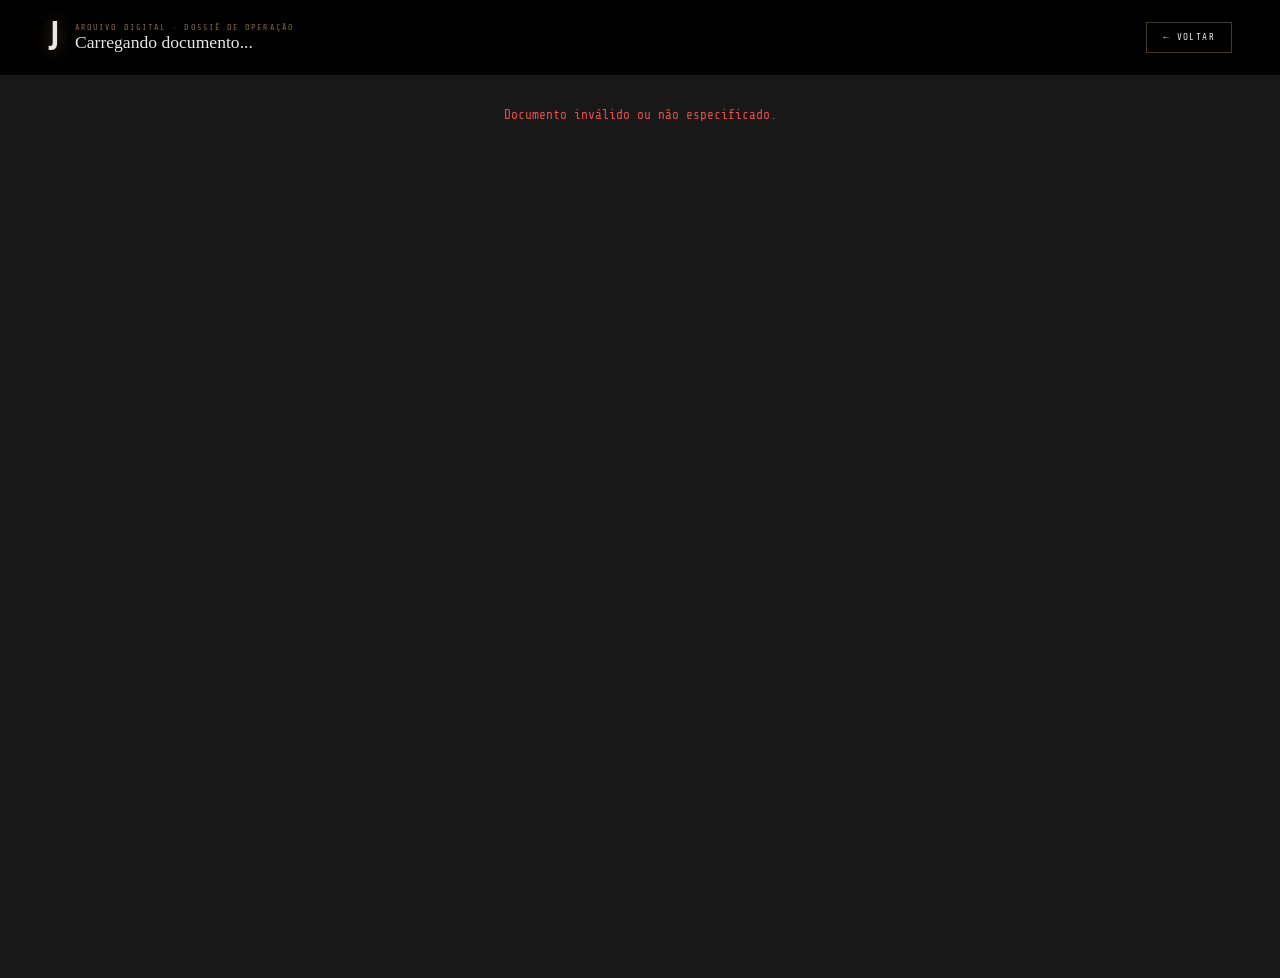
<file: visualizador-pdf.html>
<!DOCTYPE html>
<html lang="pt-BR">

<head>
    <meta charset="UTF-8">
    <meta name="viewport" content="width=device-width, initial-scale=1.0">

    <title>Dossiê Digital · Juan Pablo</title>

    <link href="https://fonts.googleapis.com/css2?family=Share+Tech+Mono&family=IM+Fell+English:ital@0;1&family=Bebas+Neue&display=swap"
          rel="stylesheet">

    <style>
        :root {
            --void: #000000;
            --void2: #080808;
            --white: #e8e8e8;
            --white2: #c0c0c0;
            --white3: #888;
            --accent: #c8a96e;
            --accent2: #8b6a3a;
            --border: rgba(200,169,110,0.15);
            --border2: rgba(200,169,110,0.35);
        }

        * {
            margin: 0;
            padding: 0;
            box-sizing: border-box;
        }

        body {
            background: var(--void);
            color: var(--white);
            font-family: 'Share Tech Mono', monospace;
            min-height: 100vh;
            overflow: hidden;
        }

        /* CABEÇALHO */

        .viewer-header {
            position: relative;
            z-index: 10;
            width: 100%;
            height: 76px;

            display: flex;
            align-items: center;
            justify-content: space-between;
            gap: 1rem;

            padding: 0 3rem;

            background: rgba(0,0,0,0.97);
            border-bottom: 1px solid var(--border);
        }

        .viewer-brand {
            display: flex;
            align-items: center;
            gap: 1rem;
            min-width: 0;
        }

        .viewer-logo {
            font-family: 'Bebas Neue', sans-serif;
            font-size: 2.5rem;
            color: var(--white);
            text-shadow: 0 0 15px rgba(200,169,110,0.4);
        }

        .viewer-info {
            min-width: 0;
        }

        .viewer-label {
            display: block;
            font-size: 0.52rem;
            letter-spacing: 0.25em;
            color: var(--accent2);
            text-transform: uppercase;
        }

        #pdf-title {
            font-family: 'IM Fell English', serif;
            font-size: 1.1rem;
            font-weight: normal;
            color: var(--white);
            overflow: hidden;
            text-overflow: ellipsis;
            white-space: nowrap;
        }

        /* BOTÕES */

        .viewer-actions {
            display: flex;
            align-items: center;
            gap: 0.7rem;
        }

        .viewer-link {
            display: inline-flex;
            align-items: center;
            justify-content: center;

            padding: 0.55rem 1rem;

            color: var(--white);
            text-decoration: none;

            border: 1px solid var(--border2);
            background: transparent;

            font-family: 'Share Tech Mono', monospace;
            font-size: 0.58rem;
            letter-spacing: 0.15em;

            transition: 0.2s;
        }

        .viewer-link:hover {
            background: var(--accent);
            color: var(--void);
        }

        /* VISUALIZADOR */

        .viewer-main {
            width: 100%;
            height: calc(100vh - 76px);
            background: #181818;
        }

        #pdf-frame {
            width: 100%;
            height: 100%;
            display: block;
            border: none;
            background: #181818;
        }

        /* ERROS */

        #pdf-error {
            padding: 2rem;
            color: #e05050;
            text-align: center;
            font-size: 0.8rem;
        }

        /* RESPONSIVIDADE */

        @media (max-width: 650px) {
            .viewer-header {
                height: 68px;
                padding: 0 1rem;
            }

            .viewer-logo {
                font-size: 2rem;
            }

            .viewer-label {
                font-size: 0.42rem;
            }

            #pdf-title {
                font-size: 0.9rem;
                max-width: 38vw;
            }

            .viewer-link {
                font-size: 0.46rem;
                padding: 0.45rem 0.6rem;
            }

            .viewer-main {
                height: calc(100vh - 68px);
            }
        }
    </style>
</head>

<body>

    <!-- CABEÇALHO -->

    <header class="viewer-header">

        <div class="viewer-brand">

            <div class="viewer-logo">J</div>

            <div class="viewer-info">

                <span class="viewer-label">
                    ARQUIVO DIGITAL · DOSSIÊ DE OPERAÇÃO
                </span>

                <h1 id="pdf-title">
                    Carregando documento...
                </h1>

            </div>

        </div>

            <a href="./index.html#writeups"
               class="viewer-link">
                ← VOLTAR
            </a>
        
    </header>

    <!-- ÁREA DO PDF -->

    <main class="viewer-main">

        <p id="pdf-error" role="alert" hidden></p>

        <iframe
            id="pdf-frame"
            title="Visualizador do documento PDF">
        </iframe>

    </main>

    <!-- JAVASCRIPT DO VISUALIZADOR -->

    <script src="./js/pdf-viewer.js?v=2"></script>

</body>
</html>
</file>
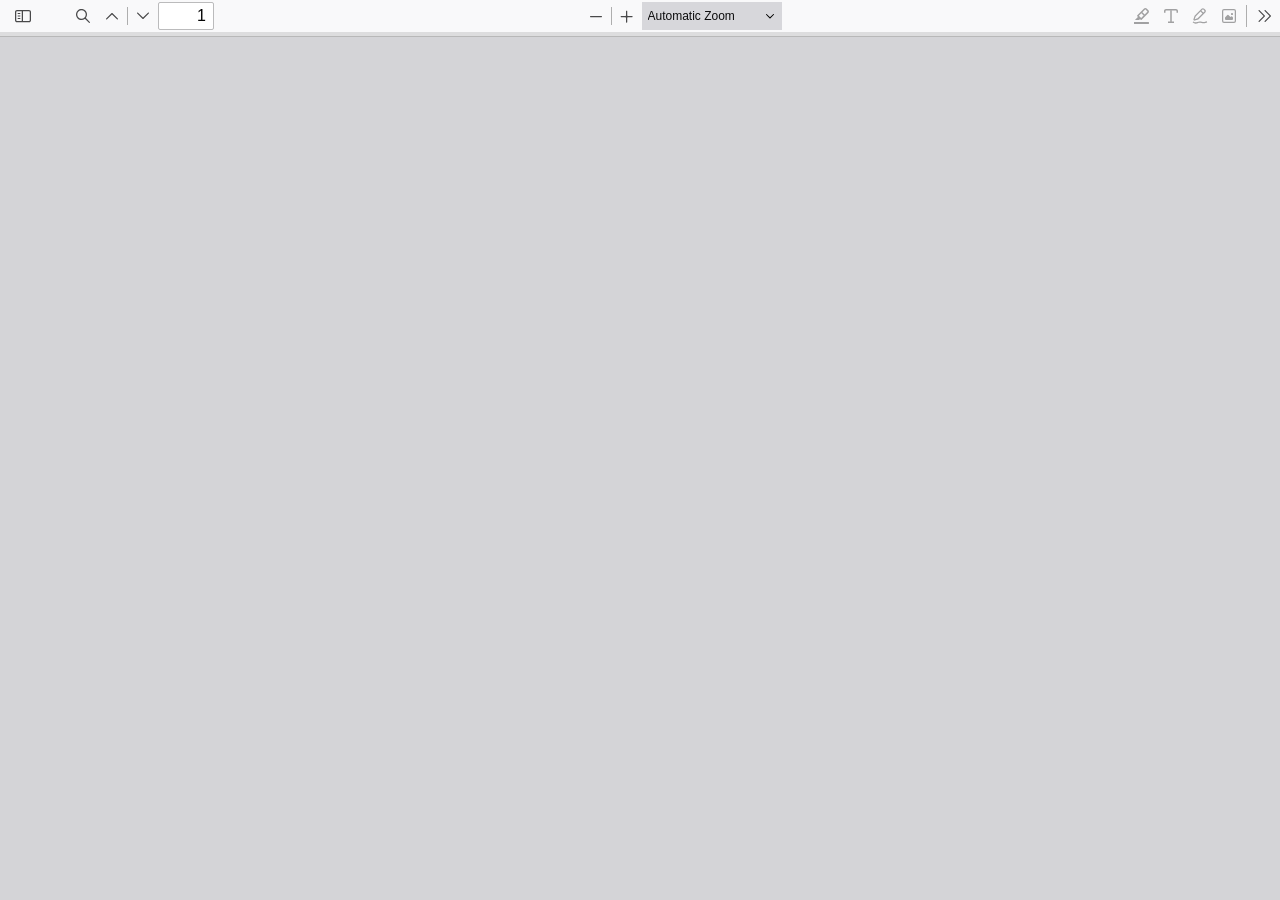
<file: pdfjs/web/viewer.html>
<!doctype html>
<!--
Copyright 2012 Mozilla Foundation

Licensed under the Apache License, Version 2.0 (the "License");
you may not use this file except in compliance with the License.
You may obtain a copy of the License at

    http://www.apache.org/licenses/LICENSE-2.0

Unless required by applicable law or agreed to in writing, software
distributed under the License is distributed on an "AS IS" BASIS,
WITHOUT WARRANTIES OR CONDITIONS OF ANY KIND, either express or implied.
See the License for the specific language governing permissions and
limitations under the License.

Adobe CMap resources are covered by their own copyright but the same license:

    Copyright 1990-2015 Adobe Systems Incorporated.

See https://github.com/adobe-type-tools/cmap-resources
-->
<html dir="ltr" mozdisallowselectionprint>
  <head>
    <meta charset="utf-8" />
    <meta name="viewport" content="width=device-width, initial-scale=1, maximum-scale=1" />
    <meta name="google" content="notranslate" />
    <title>PDF.js viewer</title>

  <meta
      http-equiv="Content-Security-Policy"
      content="default-src 'none'; script-src 'self' 'wasm-unsafe-eval'; worker-src 'self' blob:; style-src 'self'; img-src 'self' blob: data:; media-src blob:; font-src 'self' data:; connect-src * blob: data:; base-uri 'none'; form-action 'none';"
    />

<!-- This snippet is used in production (included from viewer.html) -->
<link rel="resource" type="application/l10n" href="locale/locale.json" />
<script src="../build/pdf.mjs" type="module"></script>

    <link rel="stylesheet" href="viewer.css" />

<!-- PERSONALIZAÇÕES DO PORTFÓLIO -->
<link rel="stylesheet" href="viewer-custom.css?v=4" />

  <script src="viewer.mjs" type="module"></script>
  </head>

  <body tabindex="0">
    <div id="outerContainer">
      <span id="viewer-alert" class="visuallyHidden" role="alert"></span>

      <div id="mainContainer">
        <div class="toolbar">
          <div id="toolbarContainer">
            <div id="toolbarViewer" class="toolbarHorizontalGroup">
              <div id="toolbarViewerLeft" class="toolbarHorizontalGroup">
                <button
                  id="viewsManagerToggleButton"
                  class="toolbarButton"
                  type="button"
                  tabindex="0"
                  data-l10n-id="pdfjs-toggle-views-manager-button1"
                  aria-expanded="false"
                  aria-haspopup="true"
                  aria-controls="viewsManager"
                >
                  <span data-l10n-id="pdfjs-toggle-views-manager-button1-label"></span>
                </button>
                <div
                  id="viewsManager"
                  class="menuContainer sidebar"
                  hidden="true"
                  role="dialog"
                  aria-describedby="viewsManagerHeaderLabel"
                  data-l10n-id="pdfjs-views-manager-sidebar"
                >
                  <div id="viewsManagerHeader">
                    <div id="viewsManagerTitle">
                      <div id="viewsManagerSelector">
                        <button
                          class="toolbarButton viewsManagerButton hasPopupMenu"
                          type="button"
                          id="viewsManagerSelectorButton"
                          tabindex="0"
                          data-l10n-id="pdfjs-views-manager-view-selector-button"
                          aria-expanded="false"
                          aria-haspopup="listbox"
                          aria-controls="viewsManagerSelectorOptions"
                        >
                          <span data-l10n-id="pdfjs-views-manager-view-selector-button-label"></span>
                        </button>
                        <menu id="viewsManagerSelectorOptions" role="listbox" class="popupMenu withMark">
                          <button id="thumbnailsViewMenu" role="option" type="button" tabindex="-1">
                            <span data-l10n-id="pdfjs-views-manager-pages-option-label"></span>
                          </button>
                          <button id="outlinesViewMenu" role="option" type="button" tabindex="-1">
                            <span data-l10n-id="pdfjs-views-manager-outlines-option-label"></span>
                          </button>
                          <button id="attachmentsViewMenu" role="option" type="button" tabindex="-1">
                            <span data-l10n-id="pdfjs-views-manager-attachments-option-label"></span>
                          </button>
                          <button id="layersViewMenu" role="option" type="button" tabindex="-1">
                            <span data-l10n-id="pdfjs-views-manager-layers-option-label"></span>
                          </button>
                        </menu>
                      </div>
                      <span id="viewsManagerHeaderLabel" class="viewsManagerLabel" role="heading" aria-level="2"></span>
                      <button
                        id="viewsManagerAddFileButton"
                        class="toolbarButton viewsManagerButton"
                        type="button"
                        tabindex="0"
                        data-l10n-id="pdfjs-views-manager-add-file-button"
                        hidden="true"
                      >
                        <span data-l10n-id="pdfjs-views-manager-add-file-button-label"></span>
                        <input id="viewsManagerAddFilePicker" type="file" accept="application/pdf,image/*" multiple />
                      </button>
                      <button
                        id="viewsManagerCurrentOutlineButton"
                        class="toolbarButton viewsManagerButton"
                        type="button"
                        tabindex="0"
                        data-l10n-id="pdfjs-current-outline-item-button"
                        hidden="true"
                      >
                        <span data-l10n-id="pdfjs-current-outline-item-button-label"></span>
                      </button>
                    </div>
                    <div id="viewsManagerStatus">
                      <div id="viewsManagerStatusAction">
                        <span id="viewsManagerStatusActionLabelContainer" class="viewsManagerStatusLabel">
                          <button
                            id="viewsManagerStatusActionDeselectButton"
                            class="hidden"
                            type="button"
                            tabindex="0"
                            role="checkbox"
                            aria-checked="true"
                            aria-labelledby="viewsManagerStatusActionLabel"
                          ></button>
                          <span
                            id="viewsManagerStatusActionLabel"
                            class="viewsManagerStatusLabel"
                            data-l10n-id="pdfjs-views-manager-pages-status-none-action-label"
                          ></span>
                        </span>
                        <div id="actionSelector">
                          <button
                            id="viewsManagerStatusActionButton"
                            class="viewsManagerButton hasPopupMenu"
                            type="button"
                            tabindex="0"
                            aria-haspopup="menu"
                            aria-controls="viewsManagerStatusActionOptions"
                            aria-expanded="false"
                          >
                            <span data-l10n-id="pdfjs-views-manager-pages-status-action-button-label"></span>
                          </button>
                          <menu id="viewsManagerStatusActionOptions" class="popupMenu">
                            <button id="viewsManagerStatusActionCopy" class="noIcon" role="menuitem" type="button" tabindex="-1" disabled>
                              <span data-l10n-id="pdfjs-views-manager-pages-status-copy-button-label"></span>
                            </button>
                            <button id="viewsManagerStatusActionCut" class="noIcon" role="menuitem" type="button" tabindex="-1" disabled>
                              <span data-l10n-id="pdfjs-views-manager-pages-status-cut-button-label"></span>
                            </button>
                            <button id="viewsManagerStatusActionDelete" class="noIcon" role="menuitem" type="button" tabindex="-1" disabled>
                              <span data-l10n-id="pdfjs-views-manager-pages-status-delete-button-label"></span>
                            </button>
                            <button id="viewsManagerStatusActionExport" class="noIcon" role="menuitem" type="button" tabindex="-1" disabled>
                              <span data-l10n-id="pdfjs-views-manager-pages-status-export-selected-button-label"></span>
                            </button>
                          </menu>
                        </div>
                      </div>
                      <div id="viewsManagerStatusUndo" class="hidden">
                        <span id="viewsManagerStatusUndoLabel" class="viewsManagerStatusLabel"></span>
                        <div>
                          <button id="viewsManagerStatusUndoButton" class="viewsManagerButton" type="button" tabindex="0">
                            <span data-l10n-id="pdfjs-views-manager-status-undo-button-label"></span>
                          </button>
                          <button
                            id="viewsManagerStatusUndoCloseButton"
                            class="toolbarButton viewsManagerButton viewsCloseButton"
                            type="button"
                            tabindex="0"
                            data-l10n-id="pdfjs-views-manager-status-close-button"
                          >
                            <span data-l10n-id="pdfjs-views-manager-status-close-button-label"></span>
                          </button>
                        </div>
                      </div>
                      <div id="viewsManagerStatusWarning" class="hidden">
                        <span id="viewsManagerStatusWarningLabel" class="viewsManagerStatusLabel"></span>
                        <button
                          id="viewsManagerStatusWarningCloseButton"
                          class="toolbarButton viewsManagerButton viewsCloseButton"
                          type="button"
                          tabindex="0"
                          data-l10n-id="pdfjs-views-manager-status-close-button"
                        >
                          <span data-l10n-id="pdfjs-views-manager-status-close-button-label"></span>
                        </button>
                      </div>
                      <div id="viewsManagerStatusWaiting" class="hidden">
                        <span id="viewsManagerStatusWaitingLabel" class="viewsManagerStatusLabel"></span>
                        <button
                          id="viewsManagerStatusWaitingCloseButton"
                          class="toolbarButton viewsManagerButton viewsCloseButton"
                          type="button"
                          tabindex="0"
                          data-l10n-id="pdfjs-views-manager-status-close-button"
                        >
                          <span data-l10n-id="pdfjs-views-manager-status-close-button-label"></span>
                        </button>
                      </div>
                    </div>
                  </div>
                  <div id="viewsManagerContent" tabindex="-1">
                    <div id="thumbnailsView" class="thumbnailsView hidden" tabindex="-1"></div>
                    <div id="outlinesView" class="treeView hidden"></div>
                    <div id="attachmentsView" class="hidden"></div>
                    <div id="layersView" class="treeView hidden"></div>
                  </div>
                  <div
                    id="viewsManagerResizer"
                    class="sidebarResizer"
                    role="separator"
                    aria-controls="viewsManager"
                    tabindex="0"
                    data-l10n-id="pdfjs-views-manager-sidebar-resizer"
                  ></div>
                </div>
                <!-- sidebarContainer -->

                <div class="toolbarButtonSpacer"></div>
                <div class="toolbarButtonWithContainer">
                  <button
                    id="viewFindButton"
                    class="toolbarButton"
                    type="button"
                    tabindex="0"
                    data-l10n-id="pdfjs-findbar-button"
                    aria-expanded="false"
                    aria-controls="findbar"
                  >
                    <span data-l10n-id="pdfjs-findbar-button-label"></span>
                  </button>
                  <div class="hidden doorHanger toolbarHorizontalGroup" id="findbar">
                    <div id="findInputContainer" class="toolbarHorizontalGroup">
                      <span class="loadingInput end toolbarHorizontalGroup">
                        <input id="findInput" class="toolbarField" tabindex="0" data-l10n-id="pdfjs-find-input" aria-invalid="false" />
                      </span>
                      <div class="toolbarHorizontalGroup">
                        <button id="findPreviousButton" class="toolbarButton" type="button" tabindex="0" data-l10n-id="pdfjs-find-previous-button">
                          <span data-l10n-id="pdfjs-find-previous-button-label"></span>
                        </button>
                        <div class="splitToolbarButtonSeparator"></div>
                        <button id="findNextButton" class="toolbarButton" type="button" tabindex="0" data-l10n-id="pdfjs-find-next-button">
                          <span data-l10n-id="pdfjs-find-next-button-label"></span>
                        </button>
                      </div>
                    </div>

                    <div id="findbarOptionsOneContainer" class="toolbarHorizontalGroup">
                      <div class="toggleButton toolbarLabel">
                        <input type="checkbox" id="findHighlightAll" tabindex="0" />
                        <label for="findHighlightAll" data-l10n-id="pdfjs-find-highlight-checkbox"></label>
                      </div>
                      <div class="toggleButton toolbarLabel">
                        <input type="checkbox" id="findMatchCase" tabindex="0" />
                        <label for="findMatchCase" data-l10n-id="pdfjs-find-match-case-checkbox-label"></label>
                      </div>
                    </div>
                    <div id="findbarOptionsTwoContainer" class="toolbarHorizontalGroup">
                      <div class="toggleButton toolbarLabel">
                        <input type="checkbox" id="findMatchDiacritics" tabindex="0" />
                        <label for="findMatchDiacritics" data-l10n-id="pdfjs-find-match-diacritics-checkbox-label"></label>
                      </div>
                      <div class="toggleButton toolbarLabel">
                        <input type="checkbox" id="findEntireWord" tabindex="0" />
                        <label for="findEntireWord" data-l10n-id="pdfjs-find-entire-word-checkbox-label"></label>
                      </div>
                    </div>

                    <div id="findbarMessageContainer" class="toolbarHorizontalGroup" aria-live="polite">
                      <span id="findResultsCount" class="toolbarLabel"></span>
                      <span id="findMsg" class="toolbarLabel"></span>
                    </div>
                  </div>
                  <!-- findbar -->
                </div>
                <div class="toolbarHorizontalGroup hiddenSmallView">
                  <button class="toolbarButton" type="button" id="previous" tabindex="0" data-l10n-id="pdfjs-previous-button">
                    <span data-l10n-id="pdfjs-previous-button-label"></span>
                  </button>
                  <div class="splitToolbarButtonSeparator"></div>
                  <button class="toolbarButton" type="button" id="next" tabindex="0" data-l10n-id="pdfjs-next-button">
                    <span data-l10n-id="pdfjs-next-button-label"></span>
                  </button>
                </div>
                <div class="toolbarHorizontalGroup">
                  <span class="loadingInput start toolbarHorizontalGroup">
                    <input
                      type="number"
                      id="pageNumber"
                      class="toolbarField"
                      value="1"
                      min="1"
                      tabindex="0"
                      data-l10n-id="pdfjs-page-input"
                      autocomplete="off"
                    />
                  </span>
                  <span id="numPages" class="toolbarLabel"></span>
                </div>
              </div>
              <div id="toolbarViewerMiddle" class="toolbarHorizontalGroup">
                <div class="toolbarHorizontalGroup">
                  <button id="zoomOutButton" class="toolbarButton" type="button" tabindex="0" data-l10n-id="pdfjs-zoom-out-button">
                    <span data-l10n-id="pdfjs-zoom-out-button-label"></span>
                  </button>
                  <div class="splitToolbarButtonSeparator"></div>
                  <button id="zoomInButton" class="toolbarButton" type="button" tabindex="0" data-l10n-id="pdfjs-zoom-in-button">
                    <span data-l10n-id="pdfjs-zoom-in-button-label"></span>
                  </button>
                </div>
                <span id="scaleSelectContainer" class="dropdownToolbarButton">
                  <select id="scaleSelect" tabindex="0" data-l10n-id="pdfjs-zoom-select">
                    <option id="pageAutoOption" value="auto" selected="selected" data-l10n-id="pdfjs-page-scale-auto"></option>
                    <option id="pageActualOption" value="page-actual" data-l10n-id="pdfjs-page-scale-actual"></option>
                    <option id="pageFitOption" value="page-fit" data-l10n-id="pdfjs-page-scale-fit"></option>
                    <option id="pageWidthOption" value="page-width" data-l10n-id="pdfjs-page-scale-width"></option>
                    <option
                      id="customScaleOption"
                      value="custom"
                      disabled="disabled"
                      hidden="true"
                      data-l10n-id="pdfjs-page-scale-percent"
                      data-l10n-args='{ "scale": 0 }'
                    ></option>
                    <option value="0.5" data-l10n-id="pdfjs-page-scale-percent" data-l10n-args='{ "scale": 50 }'></option>
                    <option value="0.75" data-l10n-id="pdfjs-page-scale-percent" data-l10n-args='{ "scale": 75 }'></option>
                    <option value="1" data-l10n-id="pdfjs-page-scale-percent" data-l10n-args='{ "scale": 100 }'></option>
                    <option value="1.25" data-l10n-id="pdfjs-page-scale-percent" data-l10n-args='{ "scale": 125 }'></option>
                    <option value="1.5" data-l10n-id="pdfjs-page-scale-percent" data-l10n-args='{ "scale": 150 }'></option>
                    <option value="2" data-l10n-id="pdfjs-page-scale-percent" data-l10n-args='{ "scale": 200 }'></option>
                    <option value="3" data-l10n-id="pdfjs-page-scale-percent" data-l10n-args='{ "scale": 300 }'></option>
                    <option value="4" data-l10n-id="pdfjs-page-scale-percent" data-l10n-args='{ "scale": 400 }'></option>
                  </select>
                </span>
              </div>
              <div id="toolbarViewerRight" class="toolbarHorizontalGroup">
                <div id="editorModeButtons" class="toolbarHorizontalGroup">
                  <div id="signatureProperties" class="toolbarButtonWithContainer" hidden="true">
                    <button
                      id="signaturePropertiesButton"
                      class="toolbarButton"
                      type="button"
                      tabindex="0"
                      aria-expanded="false"
                      aria-haspopup="true"
                      aria-controls="signaturePropertiesPanel"
                      data-l10n-id="pdfjs-digital-signature-properties-button"
                    >
                      <span data-l10n-id="pdfjs-digital-signature-properties-button-label"></span>
                    </button>
                    <div class="editorParamsToolbar hidden doorHangerRight" id="signaturePropertiesPanel" role="region">
                      <div id="signaturePropertiesContainer" class="signaturePropertiesContainer">
                        <div id="signaturePropertiesBanner" class="sigBanner" hidden="true" role="status"></div>
                        <ul id="signaturePropertiesList" class="signaturePropertiesList" tabindex="-1"></ul>
                      </div>
                    </div>
                  </div>
                  <div id="signaturePropertiesSeparator" class="verticalToolbarSeparator" hidden="true"></div>
                  <div id="editorComment" class="toolbarButtonWithContainer" hidden="true">
                    <button
                      id="editorCommentButton"
                      class="toolbarButton"
                      type="button"
                      tabindex="0"
                      disabled="disabled"
                      aria-expanded="false"
                      aria-haspopup="true"
                      aria-controls="editorCommentParamsToolbar"
                      data-l10n-id="pdfjs-editor-comment-button"
                    >
                      <span data-l10n-id="pdfjs-editor-comment-button-label"></span>
                    </button>
                    <div class="editorParamsToolbar hidden menu" id="editorCommentParamsToolbar">
                      <div id="editorCommentsSidebar" class="menuContainer comment sidebar" role="landmark" aria-labelledby="editorCommentsSidebarHeader">
                        <div id="editorCommentsSidebarResizer" class="sidebarResizer" role="separator" aria-controls="editorCommentsSidebar" tabindex="0"></div>
                        <div id="editorCommentsSidebarHeader" role="heading" aria-level="2">
                          <span class="commentCount">
                            <span id="editorCommentsSidebarTitle" data-l10n-id="pdfjs-editor-comments-sidebar-title" data-l10n-args='{ "count": 0 }'></span>
                            <span id="editorCommentsSidebarCount"></span>
                          </span>
                          <button id="editorCommentsSidebarCloseButton" type="button" tabindex="0" data-l10n-id="pdfjs-editor-comments-sidebar-close-button">
                            <span data-l10n-id="pdfjs-editor-comments-sidebar-close-button-label"></span>
                          </button>
                        </div>
                        <div id="editorCommentsSidebarListContainer" tabindex="-1">
                          <ul id="editorCommentsSidebarList"></ul>
                        </div>
                      </div>
                    </div>
                  </div>
                  <div id="editorSignature" class="toolbarButtonWithContainer" hidden="true">
                    <button
                      id="editorSignatureButton"
                      class="toolbarButton"
                      type="button"
                      tabindex="0"
                      disabled="disabled"
                      aria-expanded="false"
                      aria-haspopup="true"
                      aria-controls="editorSignatureParamsToolbar"
                      data-l10n-id="pdfjs-editor-signature-button"
                    >
                      <span data-l10n-id="pdfjs-editor-signature-button-label"></span>
                    </button>
                    <div class="editorParamsToolbar hidden doorHangerRight menu" id="editorSignatureParamsToolbar">
                      <div id="addSignatureDoorHanger" class="menuContainer" role="region" data-l10n-id="pdfjs-editor-add-signature-container">
                        <button
                          id="editorSignatureAddSignature"
                          class="toolbarButton labeled"
                          type="button"
                          tabindex="0"
                          data-l10n-id="pdfjs-editor-signature-add-signature-button"
                        >
                          <span data-l10n-id="pdfjs-editor-signature-add-signature-button-label" class="editorParamsLabel"></span>
                        </button>
                      </div>
                    </div>
                  </div>
                  <div id="editorHighlight" class="toolbarButtonWithContainer">
                    <button
                      id="editorHighlightButton"
                      class="toolbarButton"
                      type="button"
                      disabled="disabled"
                      aria-expanded="false"
                      aria-haspopup="true"
                      aria-controls="editorHighlightParamsToolbar"
                      tabindex="0"
                      data-l10n-id="pdfjs-editor-highlight-button"
                    >
                      <span data-l10n-id="pdfjs-editor-highlight-button-label"></span>
                    </button>
                    <div class="editorParamsToolbar hidden doorHangerRight" id="editorHighlightParamsToolbar">
                      <div id="highlightParamsToolbarContainer" class="editorParamsToolbarContainer">
                        <div id="editorHighlightColorPicker" class="colorPicker">
                          <span id="highlightColorPickerLabel" class="editorParamsLabel" data-l10n-id="pdfjs-editor-highlight-colorpicker-label"></span>
                        </div>
                        <div id="editorHighlightThickness">
                          <label
                            for="editorFreeHighlightThickness"
                            class="editorParamsLabel"
                            data-l10n-id="pdfjs-editor-free-highlight-thickness-input"
                          ></label>
                          <div class="thicknessPicker">
                            <input
                              type="range"
                              id="editorFreeHighlightThickness"
                              class="editorParamsSlider"
                              data-l10n-id="pdfjs-editor-free-highlight-thickness-title"
                              value="12"
                              min="8"
                              max="24"
                              step="1"
                              tabindex="0"
                            />
                          </div>
                        </div>
                        <div id="editorHighlightVisibility">
                          <div class="divider"></div>
                          <div class="toggler">
                            <label for="editorHighlightShowAll" class="editorParamsLabel" data-l10n-id="pdfjs-editor-highlight-show-all-button-label"></label>
                            <button
                              id="editorHighlightShowAll"
                              class="toggle-button"
                              type="button"
                              data-l10n-id="pdfjs-editor-highlight-show-all-button"
                              aria-pressed="true"
                              tabindex="0"
                            ></button>
                          </div>
                        </div>
                      </div>
                    </div>
                  </div>
                  <div id="editorFreeText" class="toolbarButtonWithContainer">
                    <button
                      id="editorFreeTextButton"
                      class="toolbarButton"
                      type="button"
                      disabled="disabled"
                      aria-expanded="false"
                      aria-haspopup="true"
                      aria-controls="editorFreeTextParamsToolbar"
                      tabindex="0"
                      data-l10n-id="pdfjs-editor-free-text-button"
                    >
                      <span data-l10n-id="pdfjs-editor-free-text-button-label"></span>
                    </button>
                    <div class="editorParamsToolbar hidden doorHangerRight" id="editorFreeTextParamsToolbar">
                      <div class="editorParamsToolbarContainer">
                        <div class="editorParamsSetter">
                          <label for="editorFreeTextColor" class="editorParamsLabel" data-l10n-id="pdfjs-editor-free-text-color-input"></label>
                          <input type="color" id="editorFreeTextColor" class="editorParamsColor" tabindex="0" />
                        </div>
                        <div class="editorParamsSetter">
                          <label for="editorFreeTextFontSize" class="editorParamsLabel" data-l10n-id="pdfjs-editor-free-text-size-input"></label>
                          <input type="range" id="editorFreeTextFontSize" class="editorParamsSlider" value="10" min="5" max="100" step="1" tabindex="0" />
                        </div>
                      </div>
                    </div>
                  </div>
                  <div id="editorInk" class="toolbarButtonWithContainer">
                    <button
                      id="editorInkButton"
                      class="toolbarButton"
                      type="button"
                      disabled="disabled"
                      aria-expanded="false"
                      aria-haspopup="true"
                      aria-controls="editorInkParamsToolbar"
                      tabindex="0"
                      data-l10n-id="pdfjs-editor-ink-button"
                    >
                      <span data-l10n-id="pdfjs-editor-ink-button-label"></span>
                    </button>
                    <div class="editorParamsToolbar hidden doorHangerRight" id="editorInkParamsToolbar">
                      <div class="editorParamsToolbarContainer">
                        <div class="editorParamsSetter">
                          <label for="editorInkColor" class="editorParamsLabel" data-l10n-id="pdfjs-editor-ink-color-input"></label>
                          <input type="color" id="editorInkColor" class="editorParamsColor" tabindex="0" />
                        </div>
                        <div class="editorParamsSetter">
                          <label for="editorInkThickness" class="editorParamsLabel" data-l10n-id="pdfjs-editor-ink-thickness-input"></label>
                          <input type="range" id="editorInkThickness" class="editorParamsSlider" value="1" min="1" max="20" step="1" tabindex="0" />
                        </div>
                        <div class="editorParamsSetter">
                          <label for="editorInkOpacity" class="editorParamsLabel" data-l10n-id="pdfjs-editor-ink-opacity-input"></label>
                          <input type="range" id="editorInkOpacity" class="editorParamsSlider" value="1" min="0.05" max="1" step="0.05" tabindex="0" />
                        </div>
                      </div>
                    </div>
                  </div>
                  <div id="editorStamp" class="toolbarButtonWithContainer">
                    <button
                      id="editorStampButton"
                      class="toolbarButton"
                      type="button"
                      disabled="disabled"
                      aria-expanded="false"
                      aria-haspopup="true"
                      aria-controls="editorStampParamsToolbar"
                      tabindex="0"
                      data-l10n-id="pdfjs-editor-stamp-button"
                    >
                      <span data-l10n-id="pdfjs-editor-stamp-button-label"></span>
                    </button>
                    <div class="editorParamsToolbar hidden doorHangerRight menu" id="editorStampParamsToolbar">
                      <div class="menuContainer">
                        <button
                          id="editorStampAddImage"
                          class="toolbarButton labeled"
                          type="button"
                          tabindex="0"
                          data-l10n-id="pdfjs-editor-stamp-add-image-button"
                        >
                          <span class="editorParamsLabel" data-l10n-id="pdfjs-editor-stamp-add-image-button-label"></span>
                        </button>
                      </div>
                    </div>
                  </div>
                </div>

                <div id="editorModeSeparator" class="verticalToolbarSeparator"></div>

                <div class="toolbarHorizontalGroup hiddenMediumView">
                  <button id="printButton" class="toolbarButton" type="button" tabindex="0" data-l10n-id="pdfjs-print-button">
                    <span data-l10n-id="pdfjs-print-button-label"></span>
                  </button>

                  <button id="downloadButton" class="toolbarButton" type="button" tabindex="0" data-l10n-id="pdfjs-save-button">
                    <span data-l10n-id="pdfjs-save-button-label"></span>
                  </button>
                </div>

                <div class="verticalToolbarSeparator hiddenMediumView"></div>

                <div id="secondaryToolbarToggle" class="toolbarButtonWithContainer">
                  <button
                    id="secondaryToolbarToggleButton"
                    class="toolbarButton"
                    type="button"
                    tabindex="0"
                    data-l10n-id="pdfjs-tools-button"
                    aria-expanded="false"
                    aria-haspopup="true"
                    aria-controls="secondaryToolbar"
                  >
                    <span data-l10n-id="pdfjs-tools-button-label"></span>
                  </button>
                  <div id="secondaryToolbar" class="hidden doorHangerRight menu">
                    <div id="secondaryToolbarButtonContainer" class="menuContainer">
                      <button id="secondaryOpenFile" class="toolbarButton labeled" type="button" tabindex="0" data-l10n-id="pdfjs-open-file-button">
                        <span data-l10n-id="pdfjs-open-file-button-label"></span>
                      </button>

                      <div class="visibleMediumView">
                        <button id="secondaryPrint" class="toolbarButton labeled" type="button" tabindex="0" data-l10n-id="pdfjs-print-button">
                          <span data-l10n-id="pdfjs-print-button-label"></span>
                        </button>

                        <button id="secondaryDownload" class="toolbarButton labeled" type="button" tabindex="0" data-l10n-id="pdfjs-save-button">
                          <span data-l10n-id="pdfjs-save-button-label"></span>
                        </button>

                      </div>

                      <div class="horizontalToolbarSeparator"></div>

                      <button id="presentationMode" class="toolbarButton labeled" type="button" tabindex="0" data-l10n-id="pdfjs-presentation-mode-button">
                        <span data-l10n-id="pdfjs-presentation-mode-button-label"></span>
                      </button>

                      <a href="#" id="viewBookmark" class="toolbarButton labeled" tabindex="0" data-l10n-id="pdfjs-bookmark-button">
                        <span data-l10n-id="pdfjs-bookmark-button-label"></span>
                      </a>

                      <div id="viewBookmarkSeparator" class="horizontalToolbarSeparator"></div>

                      <button id="firstPage" class="toolbarButton labeled" type="button" tabindex="0" data-l10n-id="pdfjs-first-page-button">
                        <span data-l10n-id="pdfjs-first-page-button-label"></span>
                      </button>
                      <button id="lastPage" class="toolbarButton labeled" type="button" tabindex="0" data-l10n-id="pdfjs-last-page-button">
                        <span data-l10n-id="pdfjs-last-page-button-label"></span>
                      </button>

                      <div class="horizontalToolbarSeparator"></div>

                      <button id="pageRotateCw" class="toolbarButton labeled" type="button" tabindex="0" data-l10n-id="pdfjs-page-rotate-cw-button">
                        <span data-l10n-id="pdfjs-page-rotate-cw-button-label"></span>
                      </button>
                      <button id="pageRotateCcw" class="toolbarButton labeled" type="button" tabindex="0" data-l10n-id="pdfjs-page-rotate-ccw-button">
                        <span data-l10n-id="pdfjs-page-rotate-ccw-button-label"></span>
                      </button>

                      <div class="horizontalToolbarSeparator"></div>

                      <div id="cursorToolButtons" role="radiogroup">
                        <button
                          id="cursorSelectTool"
                          class="toolbarButton labeled toggled"
                          type="button"
                          tabindex="0"
                          data-l10n-id="pdfjs-cursor-text-select-tool-button"
                          role="radio"
                          aria-checked="true"
                        >
                          <span data-l10n-id="pdfjs-cursor-text-select-tool-button-label"></span>
                        </button>
                        <button
                          id="cursorHandTool"
                          class="toolbarButton labeled"
                          type="button"
                          tabindex="0"
                          data-l10n-id="pdfjs-cursor-hand-tool-button"
                          role="radio"
                          aria-checked="false"
                        >
                          <span data-l10n-id="pdfjs-cursor-hand-tool-button-label"></span>
                        </button>
                      </div>

                      <div class="horizontalToolbarSeparator"></div>

                      <div id="scrollModeButtons" role="radiogroup">
                        <button
                          id="scrollPage"
                          class="toolbarButton labeled"
                          type="button"
                          tabindex="0"
                          data-l10n-id="pdfjs-scroll-page-button"
                          role="radio"
                          aria-checked="false"
                        >
                          <span data-l10n-id="pdfjs-scroll-page-button-label"></span>
                        </button>
                        <button
                          id="scrollVertical"
                          class="toolbarButton labeled toggled"
                          type="button"
                          tabindex="0"
                          data-l10n-id="pdfjs-scroll-vertical-button"
                          role="radio"
                          aria-checked="true"
                        >
                          <span data-l10n-id="pdfjs-scroll-vertical-button-label"></span>
                        </button>
                        <button
                          id="scrollHorizontal"
                          class="toolbarButton labeled"
                          type="button"
                          tabindex="0"
                          data-l10n-id="pdfjs-scroll-horizontal-button"
                          role="radio"
                          aria-checked="false"
                        >
                          <span data-l10n-id="pdfjs-scroll-horizontal-button-label"></span>
                        </button>
                        <button
                          id="scrollWrapped"
                          class="toolbarButton labeled"
                          type="button"
                          tabindex="0"
                          data-l10n-id="pdfjs-scroll-wrapped-button"
                          role="radio"
                          aria-checked="false"
                        >
                          <span data-l10n-id="pdfjs-scroll-wrapped-button-label"></span>
                        </button>
                      </div>

                      <div class="horizontalToolbarSeparator"></div>

                      <div id="spreadModeButtons" role="radiogroup">
                        <button
                          id="spreadNone"
                          class="toolbarButton labeled toggled"
                          type="button"
                          tabindex="0"
                          data-l10n-id="pdfjs-spread-none-button"
                          role="radio"
                          aria-checked="true"
                        >
                          <span data-l10n-id="pdfjs-spread-none-button-label"></span>
                        </button>
                        <button
                          id="spreadOdd"
                          class="toolbarButton labeled"
                          type="button"
                          tabindex="0"
                          data-l10n-id="pdfjs-spread-odd-button"
                          role="radio"
                          aria-checked="false"
                        >
                          <span data-l10n-id="pdfjs-spread-odd-button-label"></span>
                        </button>
                        <button
                          id="spreadEven"
                          class="toolbarButton labeled"
                          type="button"
                          tabindex="0"
                          data-l10n-id="pdfjs-spread-even-button"
                          role="radio"
                          aria-checked="false"
                        >
                          <span data-l10n-id="pdfjs-spread-even-button-label"></span>
                        </button>
                      </div>

                      <div id="imageAltTextSettingsSeparator" class="horizontalToolbarSeparator hidden"></div>
                      <button
                        id="imageAltTextSettings"
                        type="button"
                        class="toolbarButton labeled hidden"
                        tabindex="0"
                        data-l10n-id="pdfjs-image-alt-text-settings-button"
                        aria-controls="altTextSettingsDialog"
                      >
                        <span data-l10n-id="pdfjs-image-alt-text-settings-button-label"></span>
                      </button>

                      <div class="horizontalToolbarSeparator"></div>

                      <button
                        id="documentProperties"
                        class="toolbarButton labeled"
                        type="button"
                        tabindex="0"
                        data-l10n-id="pdfjs-document-properties-button"
                        aria-controls="documentPropertiesDialog"
                      >
                        <span data-l10n-id="pdfjs-document-properties-button-label"></span>
                      </button>
                    </div>
                  </div>
                  <!-- secondaryToolbar -->
                </div>
              </div>
            </div>
            <div id="loadingBar">
              <div class="progress">
                <div class="glimmer"></div>
              </div>
            </div>
          </div>
        </div>

        <div id="viewerContainer" tabindex="0">
          <div id="viewer" class="pdfViewer"></div>
        </div>
      </div>
      <!-- mainContainer -->

      <div id="dialogContainer">
        <dialog id="passwordDialog">
          <div class="row">
            <label for="password" id="passwordText" data-l10n-id="pdfjs-password-label"></label>
          </div>
          <div class="row">
            <input type="password" id="password" class="toolbarField" />
          </div>
          <div class="buttonRow">
            <button id="passwordCancel" class="secondaryButton" type="button"><span data-l10n-id="pdfjs-password-cancel-button"></span></button>
            <button id="passwordSubmit" class="primaryButton" type="button"><span data-l10n-id="pdfjs-password-ok-button"></span></button>
          </div>
        </dialog>
        <dialog id="documentPropertiesDialog">
          <div class="row">
            <span id="fileNameLabel" data-l10n-id="pdfjs-document-properties-file-name"></span>
            <p id="fileNameField" aria-labelledby="fileNameLabel">-</p>
          </div>
          <div class="row">
            <span id="fileSizeLabel" data-l10n-id="pdfjs-document-properties-file-size"></span>
            <p id="fileSizeField" aria-labelledby="fileSizeLabel">-</p>
          </div>
          <div class="separator"></div>
          <div class="row">
            <span id="titleLabel" data-l10n-id="pdfjs-document-properties-title"></span>
            <p id="titleField" aria-labelledby="titleLabel">-</p>
          </div>
          <div class="row">
            <span id="authorLabel" data-l10n-id="pdfjs-document-properties-author"></span>
            <p id="authorField" aria-labelledby="authorLabel">-</p>
          </div>
          <div class="row">
            <span id="subjectLabel" data-l10n-id="pdfjs-document-properties-subject"></span>
            <p id="subjectField" aria-labelledby="subjectLabel">-</p>
          </div>
          <div class="row">
            <span id="keywordsLabel" data-l10n-id="pdfjs-document-properties-keywords"></span>
            <p id="keywordsField" aria-labelledby="keywordsLabel">-</p>
          </div>
          <div class="row">
            <span id="creationDateLabel" data-l10n-id="pdfjs-document-properties-creation-date"></span>
            <p id="creationDateField" aria-labelledby="creationDateLabel">-</p>
          </div>
          <div class="row">
            <span id="modificationDateLabel" data-l10n-id="pdfjs-document-properties-modification-date"></span>
            <p id="modificationDateField" aria-labelledby="modificationDateLabel">-</p>
          </div>
          <div class="row">
            <span id="creatorLabel" data-l10n-id="pdfjs-document-properties-creator"></span>
            <p id="creatorField" aria-labelledby="creatorLabel">-</p>
          </div>
          <div class="separator"></div>
          <div class="row">
            <span id="producerLabel" data-l10n-id="pdfjs-document-properties-producer"></span>
            <p id="producerField" aria-labelledby="producerLabel">-</p>
          </div>
          <div class="row">
            <span id="versionLabel" data-l10n-id="pdfjs-document-properties-version"></span>
            <p id="versionField" aria-labelledby="versionLabel">-</p>
          </div>
          <div class="row">
            <span id="pageCountLabel" data-l10n-id="pdfjs-document-properties-page-count"></span>
            <p id="pageCountField" aria-labelledby="pageCountLabel">-</p>
          </div>
          <div class="row">
            <span id="pageSizeLabel" data-l10n-id="pdfjs-document-properties-page-size"></span>
            <p id="pageSizeField" aria-labelledby="pageSizeLabel">-</p>
          </div>
          <div class="separator"></div>
          <div class="row">
            <span id="linearizedLabel" data-l10n-id="pdfjs-document-properties-linearized"></span>
            <p id="linearizedField" aria-labelledby="linearizedLabel">-</p>
          </div>
          <div class="buttonRow">
            <button id="documentPropertiesClose" class="secondaryButton" type="button">
              <span data-l10n-id="pdfjs-document-properties-close-button"></span>
            </button>
          </div>
        </dialog>
        <dialog class="dialog altText" id="altTextDialog" aria-labelledby="dialogLabel" aria-describedby="dialogDescription">
          <div id="altTextContainer" class="mainContainer">
            <div id="overallDescription">
              <span id="dialogLabel" data-l10n-id="pdfjs-editor-alt-text-dialog-label" class="title"></span>
              <span id="dialogDescription" data-l10n-id="pdfjs-editor-alt-text-dialog-description"></span>
            </div>
            <div id="addDescription">
              <div class="radio">
                <div class="radioButton">
                  <input type="radio" id="descriptionButton" name="altTextOption" tabindex="0" aria-describedby="descriptionAreaLabel" checked />
                  <label for="descriptionButton" data-l10n-id="pdfjs-editor-alt-text-add-description-label"></label>
                </div>
                <div class="radioLabel">
                  <span id="descriptionAreaLabel" data-l10n-id="pdfjs-editor-alt-text-add-description-description"></span>
                </div>
              </div>
              <div class="descriptionArea">
                <textarea id="descriptionTextarea" aria-labelledby="descriptionAreaLabel" data-l10n-id="pdfjs-editor-alt-text-textarea" tabindex="0"></textarea>
              </div>
            </div>
            <div id="markAsDecorative">
              <div class="radio">
                <div class="radioButton">
                  <input type="radio" id="decorativeButton" name="altTextOption" aria-describedby="decorativeLabel" />
                  <label for="decorativeButton" data-l10n-id="pdfjs-editor-alt-text-mark-decorative-label"></label>
                </div>
                <div class="radioLabel">
                  <span id="decorativeLabel" data-l10n-id="pdfjs-editor-alt-text-mark-decorative-description"></span>
                </div>
              </div>
            </div>
            <div id="buttons">
              <button id="altTextCancel" class="secondaryButton" type="button" tabindex="0">
                <span data-l10n-id="pdfjs-editor-alt-text-cancel-button"></span>
              </button>
              <button id="altTextSave" class="primaryButton" type="button" tabindex="0"><span data-l10n-id="pdfjs-editor-alt-text-save-button"></span></button>
            </div>
          </div>
        </dialog>
        <dialog class="dialog newAltText" id="newAltTextDialog" aria-labelledby="newAltTextTitle" aria-describedby="newAltTextDescription" tabindex="0">
          <div id="newAltTextContainer" class="mainContainer">
            <div class="title">
              <span id="newAltTextTitle" data-l10n-id="pdfjs-editor-new-alt-text-dialog-edit-label" role="sectionhead" tabindex="0"></span>
            </div>
            <div id="mainContent">
              <div id="descriptionAndSettings">
                <div id="descriptionInstruction">
                  <div id="newAltTextDescriptionContainer">
                    <div class="altTextSpinner" role="status" aria-live="polite"></div>
                    <textarea
                      id="newAltTextDescriptionTextarea"
                      aria-labelledby="descriptionAreaLabel"
                      data-l10n-id="pdfjs-editor-new-alt-text-textarea"
                      tabindex="0"
                    ></textarea>
                  </div>
                  <span id="newAltTextDescription" role="note" data-l10n-id="pdfjs-editor-new-alt-text-description"></span>
                  <div id="newAltTextDisclaimer" role="note">
                    <div>
                      <span data-l10n-id="pdfjs-editor-new-alt-text-disclaimer1"></span>
                      <a
                        href="https://support.mozilla.org/en-US/kb/pdf-alt-text"
                        target="_blank"
                        rel="noopener noreferrer"
                        id="newAltTextLearnMore"
                        data-l10n-id="pdfjs-editor-new-alt-text-disclaimer-learn-more-url"
                        tabindex="0"
                      ></a>
                    </div>
                  </div>
                </div>
                <div id="newAltTextCreateAutomatically" class="toggler">
                  <button id="newAltTextCreateAutomaticallyButton" class="toggle-button" type="button" aria-pressed="true" tabindex="0"></button>
                  <label
                    for="newAltTextCreateAutomaticallyButton"
                    class="togglerLabel"
                    data-l10n-id="pdfjs-editor-new-alt-text-create-automatically-button-label"
                  ></label>
                </div>
                <div id="newAltTextDownloadModel" class="hidden">
                  <span
                    id="newAltTextDownloadModelDescription"
                    data-l10n-id="pdfjs-editor-new-alt-text-ai-model-downloading-progress"
                    aria-valuemin="0"
                    data-l10n-args='{ "totalSize": 0, "downloadedSize": 0 }'
                  ></span>
                </div>
              </div>
              <div id="newAltTextImagePreview"></div>
            </div>
            <div id="newAltTextError" class="messageBar">
              <div>
                <div>
                  <span class="title" data-l10n-id="pdfjs-editor-new-alt-text-error-title"></span>
                  <span class="description" data-l10n-id="pdfjs-editor-new-alt-text-error-description"></span>
                </div>
                <button id="newAltTextCloseButton" class="closeButton" type="button" tabindex="0">
                  <span data-l10n-id="pdfjs-editor-new-alt-text-error-close-button"></span>
                </button>
              </div>
            </div>
            <div id="newAltTextButtons" class="dialogButtonsGroup">
              <button id="newAltTextCancel" type="button" class="secondaryButton hidden" tabindex="0">
                <span data-l10n-id="pdfjs-editor-alt-text-cancel-button"></span>
              </button>
              <button id="newAltTextNotNow" type="button" class="secondaryButton" tabindex="0">
                <span data-l10n-id="pdfjs-editor-new-alt-text-not-now-button"></span>
              </button>
              <button id="newAltTextSave" type="button" class="primaryButton" tabindex="0">
                <span data-l10n-id="pdfjs-editor-alt-text-save-button"></span>
              </button>
            </div>
          </div>
        </dialog>

        <dialog class="dialog" id="altTextSettingsDialog" aria-labelledby="altTextSettingsTitle">
          <div id="altTextSettingsContainer" class="mainContainer">
            <div class="title">
              <span id="altTextSettingsTitle" data-l10n-id="pdfjs-editor-alt-text-settings-dialog-label" role="sectionhead" tabindex="0" class="title"></span>
            </div>
            <div id="automaticAltText">
              <span data-l10n-id="pdfjs-editor-alt-text-settings-automatic-title"></span>
              <div id="automaticSettings">
                <div id="createModelSetting">
                  <div class="toggler">
                    <button id="createModelButton" type="button" class="toggle-button" aria-pressed="true" tabindex="0"></button>
                    <label for="createModelButton" class="togglerLabel" data-l10n-id="pdfjs-editor-alt-text-settings-create-model-button-label"></label>
                  </div>
                  <div id="createModelDescription" class="description">
                    <span data-l10n-id="pdfjs-editor-alt-text-settings-create-model-description"></span>
                    <a
                      href="https://support.mozilla.org/en-US/kb/pdf-alt-text"
                      target="_blank"
                      rel="noopener noreferrer"
                      id="altTextSettingsLearnMore"
                      data-l10n-id="pdfjs-editor-new-alt-text-disclaimer-learn-more-url"
                      tabindex="0"
                    ></a>
                  </div>
                </div>
              </div>
            </div>
            <div class="dialogSeparator"></div>
            <div id="altTextEditor">
              <span data-l10n-id="pdfjs-editor-alt-text-settings-editor-title"></span>
              <div id="showAltTextEditor">
                <div class="toggler">
                  <button id="showAltTextDialogButton" type="button" class="toggle-button" aria-pressed="true" tabindex="0"></button>
                  <label for="showAltTextDialogButton" class="togglerLabel" data-l10n-id="pdfjs-editor-alt-text-settings-show-dialog-button-label"></label>
                </div>
                <div id="showAltTextDialogDescription" class="description">
                  <span data-l10n-id="pdfjs-editor-alt-text-settings-show-dialog-description"></span>
                </div>
              </div>
            </div>
            <div id="buttons" class="dialogButtonsGroup">
              <button id="altTextSettingsCloseButton" type="button" class="primaryButton" tabindex="0">
                <span data-l10n-id="pdfjs-editor-alt-text-settings-close-button"></span>
              </button>
            </div>
          </div>
        </dialog>

        <dialog class="dialog signatureDialog" id="addSignatureDialog" aria-labelledby="addSignatureDialogLabel">
          <span id="addSignatureDialogLabel" data-l10n-id="pdfjs-editor-add-signature-dialog-label"></span>
          <div id="addSignatureContainer" class="mainContainer">
            <div class="title">
              <span role="sectionhead" data-l10n-id="pdfjs-editor-add-signature-dialog-title" tabindex="0"></span>
            </div>
            <div role="tablist" id="addSignatureOptions">
              <button
                id="addSignatureTypeButton"
                type="button"
                role="tab"
                aria-selected="true"
                aria-controls="addSignatureTypeContainer"
                data-l10n-id="pdfjs-editor-add-signature-type-button"
                tabindex="0"
              ></button>
              <button
                id="addSignatureDrawButton"
                type="button"
                role="tab"
                aria-selected="false"
                aria-controls="addSignatureDrawContainer"
                data-l10n-id="pdfjs-editor-add-signature-draw-button"
                tabindex="0"
              ></button>
              <button
                id="addSignatureImageButton"
                type="button"
                role="tab"
                aria-selected="false"
                aria-controls="addSignatureImageContainer"
                data-l10n-id="pdfjs-editor-add-signature-image-button"
                tabindex="-1"
              ></button>
            </div>
            <div id="addSignatureActionContainer" data-selected="type">
              <div id="addSignatureTypeContainer" role="tabpanel" aria-labelledby="addSignatureTypeButton">
                <input id="addSignatureTypeInput" type="text" data-l10n-id="pdfjs-editor-add-signature-type-input" tabindex="0" />
              </div>
              <div id="addSignatureDrawContainer" role="tabpanel" aria-labelledby="addSignatureDrawButton" tabindex="-1">
                <svg id="addSignatureDraw" xmlns="http://www.w3.org/2000/svg" aria-labelledby="addSignatureDrawPlaceholder"></svg>
                <span id="addSignatureDrawPlaceholder" data-l10n-id="pdfjs-editor-add-signature-draw-placeholder"></span>
                <div id="thickness">
                  <div>
                    <label for="addSignatureDrawThickness" data-l10n-id="pdfjs-editor-add-signature-draw-thickness-range-label"></label>
                    <input
                      type="range"
                      id="addSignatureDrawThickness"
                      min="1"
                      max="5"
                      step="1"
                      value="1"
                      data-l10n-id="pdfjs-editor-add-signature-draw-thickness-range"
                      data-l10n-args='{ "thickness": 1 }'
                      tabindex="0"
                    />
                  </div>
                </div>
              </div>
              <div id="addSignatureImageContainer" role="tabpanel" aria-labelledby="addSignatureImageButton" tabindex="-1">
                <svg id="addSignatureImage" xmlns="http://www.w3.org/2000/svg" aria-labelledby="addSignatureImagePlaceholder"></svg>
                <div id="addSignatureImagePlaceholder">
                  <span data-l10n-id="pdfjs-editor-add-signature-image-placeholder"></span>
                  <label id="addSignatureImageBrowse" for="addSignatureFilePicker" tabindex="0">
                    <a data-l10n-id="pdfjs-editor-add-signature-image-browse-link"></a>
                  </label>
                  <input id="addSignatureFilePicker" type="file" />
                </div>
              </div>
              <div id="addSignatureControls">
                <div id="horizontalContainer">
                  <div id="addSignatureDescriptionContainer">
                    <label for="addSignatureDescInput" data-l10n-id="pdfjs-editor-add-signature-description-label"></label>
                    <span id="addSignatureDescription" class="inputWithClearButton">
                      <input id="addSignatureDescInput" type="text" data-l10n-id="pdfjs-editor-add-signature-description-input" tabindex="0" />
                      <button class="clearInputButton" type="button" tabindex="0" aria-hidden="true"></button>
                    </span>
                  </div>
                  <button id="clearSignatureButton" class="secondaryButton" type="button" data-l10n-id="pdfjs-editor-add-signature-clear-button" tabindex="0">
                    <span data-l10n-id="pdfjs-editor-add-signature-clear-button-label"></span>
                  </button>
                </div>
                <div id="addSignatureSaveContainer">
                  <input type="checkbox" id="addSignatureSaveCheckbox" />
                  <label for="addSignatureSaveCheckbox" data-l10n-id="pdfjs-editor-add-signature-save-checkbox"></label>
                  <span></span>
                  <span id="addSignatureSaveWarning" data-l10n-id="pdfjs-editor-add-signature-save-warning-message"></span>
                </div>
              </div>
              <div id="addSignatureError" hidden="true" class="messageBar">
                <div>
                  <div>
                    <span id="addSignatureErrorTitle" class="title" data-l10n-id="pdfjs-editor-add-signature-image-upload-error-title"></span>
                    <span id="addSignatureErrorDescription" class="description" data-l10n-id="pdfjs-editor-add-signature-image-upload-error-description"></span>
                  </div>
                  <button id="addSignatureErrorCloseButton" class="closeButton" type="button" tabindex="0">
                    <span data-l10n-id="pdfjs-editor-add-signature-error-close-button"></span>
                  </button>
                </div>
              </div>
              <div class="dialogButtonsGroup">
                <button id="addSignatureCancelButton" type="button" class="secondaryButton" tabindex="0">
                  <span data-l10n-id="pdfjs-editor-add-signature-cancel-button"></span>
                </button>
                <button id="addSignatureAddButton" type="button" class="primaryButton" disabled tabindex="0">
                  <span data-l10n-id="pdfjs-editor-add-signature-add-button"></span>
                </button>
              </div>
            </div>
          </div>
        </dialog>

        <dialog class="dialog signatureDialog" id="editSignatureDescriptionDialog" aria-labelledby="editSignatureDescriptionTitle">
          <div class="mainContainer">
            <div class="title">
              <span id="editSignatureDescriptionTitle" role="sectionhead" data-l10n-id="pdfjs-editor-edit-signature-dialog-title" tabindex="0"></span>
            </div>
            <div id="editSignatureDescriptionAndView">
              <div id="editSignatureDescriptionContainer">
                <label for="editSignatureDescInput" data-l10n-id="pdfjs-editor-add-signature-description-label"></label>
                <span id="editSignatureDescription" class="inputWithClearButton">
                  <input id="editSignatureDescInput" type="text" data-l10n-id="pdfjs-editor-add-signature-description-input" tabindex="0" />
                  <button class="clearInputButton" type="button" tabindex="0" aria-hidden="true"></button>
                </span>
              </div>
              <svg id="editSignatureView" xmlns="http://www.w3.org/2000/svg"></svg>
            </div>
            <div class="dialogButtonsGroup">
              <button id="editSignatureCancelButton" type="button" class="secondaryButton" tabindex="0">
                <span data-l10n-id="pdfjs-editor-add-signature-cancel-button"></span>
              </button>
              <button id="editSignatureUpdateButton" type="button" class="primaryButton" disabled tabindex="0">
                <span data-l10n-id="pdfjs-editor-edit-signature-update-button"></span>
              </button>
            </div>
          </div>
        </dialog>

        <dialog class="dialog commentManager" id="commentManagerDialog" aria-labelledby="commentManagerTitle">
          <div class="mainContainer">
            <div class="title" id="commentManagerToolbar">
              <span id="commentManagerTitle" role="sectionhead" data-l10n-id="pdfjs-editor-edit-comment-dialog-title-when-adding"></span>
            </div>
            <textarea id="commentManagerTextInput" data-l10n-id="pdfjs-editor-edit-comment-dialog-text-input" tabindex="0"></textarea>
            <div class="dialogButtonsGroup">
              <button id="commentManagerCancelButton" type="button" class="secondaryButton" tabindex="0">
                <span data-l10n-id="pdfjs-editor-edit-comment-dialog-cancel-button"></span>
              </button>
              <button id="commentManagerSaveButton" type="button" class="primaryButton" disabled tabindex="0">
                <span data-l10n-id="pdfjs-editor-edit-comment-dialog-save-button-when-adding"></span>
              </button>
            </div>
          </div>
        </dialog>

        <dialog id="printServiceDialog">
          <div class="row">
            <span data-l10n-id="pdfjs-print-progress-message"></span>
          </div>
          <div class="row">
            <progress value="0" max="100"></progress>
            <span data-l10n-id="pdfjs-print-progress-percent" data-l10n-args='{ "progress": 0 }' class="relative-progress">0%</span>
          </div>
          <div class="buttonRow">
            <button id="printCancel" class="secondaryButton" type="button"><span data-l10n-id="pdfjs-print-progress-close-button"></span></button>
          </div>
        </dialog>
      </div>
      <!-- dialogContainer -->

      <div id="editorUndoBar" class="messageBar" role="status" aria-labelledby="editorUndoBarMessage" tabindex="-1" hidden>
        <div>
          <div>
            <span id="editorUndoBarMessage" class="description"></span>
          </div>
          <button id="editorUndoBarUndoButton" class="secondaryButton" type="button" tabindex="0" data-l10n-id="pdfjs-editor-undo-bar-undo-button">
            <span data-l10n-id="pdfjs-editor-undo-bar-undo-button-label"></span>
          </button>
          <button id="editorUndoBarCloseButton" class="closeButton" type="button" tabindex="0" data-l10n-id="pdfjs-editor-undo-bar-close-button">
            <span data-l10n-id="pdfjs-editor-undo-bar-close-button-label"></span>
          </button>
        </div>
      </div>
      <!-- editorUndoBar -->
    </div>
    <!-- outerContainer -->
    <div id="printContainer"></div>
  </body>
</html>
</file>
<file: pdfjs/web/viewer.css>
/* Copyright 2014 Mozilla Foundation
 *
 * Licensed under the Apache License, Version 2.0 (the "License");
 * you may not use this file except in compliance with the License.
 * You may obtain a copy of the License at
 *
 *     http://www.apache.org/licenses/LICENSE-2.0
 *
 * Unless required by applicable law or agreed to in writing, software
 * distributed under the License is distributed on an "AS IS" BASIS,
 * WITHOUT WARRANTIES OR CONDITIONS OF ANY KIND, either express or implied.
 * See the License for the specific language governing permissions and
 * limitations under the License.
 */

:root {
  --button-primary-bg-color: var(
    --button-background-color-primary,
    light-dark(#0060df, #0df)
  );
  --button-primary-fg-color: var(
    --button-text-color-primary,
    light-dark(#fbfbfe, #15141a)
  );
  --button-primary-border-color: var(--button-primary-bg-color);
  --button-primary-active-bg-color: var(
    --button-background-color-primary-active,
    light-dark(#054096, #aaf2ff)
  );
  --button-primary-active-fg-color: var(--button-primary-fg-color);
  --button-primary-active-border-color: var(--button-primary-active-bg-color);
  --button-primary-hover-bg-color: var(
    --button-background-color-primary-hover,
    light-dark(#0250bb, #80ebff)
  );
  --button-primary-hover-fg-color: var(--button-primary-fg-color);
  --button-primary-hover-border-color: var(--button-primary-hover-bg-color);
  --button-primary-disabled-bg-color: var(--button-primary-bg-color);
  --button-primary-disabled-border-color: var(--button-primary-border-color);
  --button-primary-disabled-fg-color: var(--button-primary-fg-color);

  --button-secondary-bg-color: var(
    --button-background-color,
    light-dark(rgb(21 20 26 / 0.07), rgb(251 251 254 / 0.07))
  );
  --button-secondary-fg-color: var(--text-color, light-dark(#15141a, #fbfbfe));
  --button-secondary-border-color: var(
    --button-border-color,
    var(--button-secondary-bg-color)
  );
  --button-secondary-active-bg-color: var(
    --button-background-color-active,
    light-dark(rgb(21 20 26 / 0.21), rgb(251 251 254 / 0.21))
  );
  --button-secondary-active-fg-color: var(--button-secondary-fg-color);
  --button-secondary-active-border-color: var(--button-secondary-bg-color);
  --button-secondary-hover-bg-color: var(
    --button-background-color-hover,
    light-dark(rgb(21 20 26 / 0.14), rgb(251 251 254 / 0.14))
  );
  --button-secondary-hover-fg-color: var(--button-secondary-fg-color);
  --button-secondary-hover-border-color: var(--button-secondary-hover-bg-color);
  --button-secondary-disabled-bg-color: var(--button-secondary-bg-color);
  --button-secondary-disabled-border-color: var(
    --button-secondary-border-color
  );
  --button-secondary-disabled-fg-color: var(--button-secondary-fg-color);
  --button-disabled-opacity: 0.4;
  --hover-filter: brightness(0.9);

  @media (prefers-color-scheme: dark) {
    --button-disabled-opacity: 0.6;
    --hover-filter: brightness(1.4);
  }

  @media screen and (forced-colors: active) {
    --button-primary-bg-color: var(
      --button-background-color-primary,
      ButtonText
    );
    --button-primary-fg-color: var(--button-text-color-primary, ButtonFace);
    --button-primary-border-color: var(
      --button-border-color-primary,
      ButtonText
    );
    --button-primary-active-bg-color: var(
      --button-background-color-primary-active,
      SelectedItem
    );
    --button-primary-active-fg-color: var(
      --button-text-color-primary-active,
      HighlightText
    );
    --button-primary-active-border-color: var(
      --button-border-color-primary-active,
      ButtonText
    );
    --button-primary-hover-bg-color: var(
      --button-background-color-primary-hover,
      SelectedItem
    );
    --button-primary-hover-fg-color: var(
      --button-text-color-primary-hover,
      HighlightText
    );
    --button-primary-hover-border-color: var(
      --button-border-color-primary-hover,
      SelectedItem
    );
    --button-primary-disabled-bg-color: var(
      --button-background-color-primary-disabled,
      GrayText
    );
    --button-primary-disabled-fg-color: var(
      --button-text-color-primary-disabled,
      ButtonFace
    );
    --button-primary-disabled-border-color: var(
      --button-border-color-primary-disabled,
      GrayText
    );

    --button-secondary-bg-color: var(--button-background-color, ButtonFace);
    --button-secondary-fg-color: var(--button-text-color, ButtonText);
    --button-secondary-border-color: var(--button-border-color, ButtonText);
    --button-secondary-active-bg-color: var(
      --button-background-color-active,
      HighlightText
    );
    --button-secondary-active-fg-color: var(
      --button-text-color-active,
      SelectedItem
    );
    --button-secondary-active-border-color: var(
      --button-border-color-active,
      ButtonText
    );
    --button-secondary-hover-bg-color: var(
      --button-background-color-hover,
      HighlightText
    );
    --button-secondary-hover-fg-color: var(
      --button-text-color-hover,
      SelectedItem
    );
    --button-secondary-hover-border-color: var(
      --button-border-color-hover,
      SelectedItem
    );
    --button-secondary-disabled-fg-color: var(
      --button-text-color-disabled,
      GrayText
    );
    --button-secondary-disabled-border-color: var(
      --button-border-color-disabled,
      GrayText
    );
    --button-disabled-opacity: 1;
    --hover-filter: none;
  }
}

.primaryButton,
.secondaryButton {
  border-radius: var(--button-border-radius, 4px);
  border: 1px solid;
  font: menu;
  font-weight: var(--button-font-weight, 590);
  font-size: var(--button-font-size, 13px);
  padding: var(--button-padding, 4px 16px);
  width: auto;
  min-height: var(--button-min-height, 32px);

  &:hover {
    cursor: pointer;
    filter: var(--hover-filter);
  }

  > span {
    color: inherit;
    font: inherit;
  }

  &:disabled {
    pointer-events: none;
  }
}

.primaryButton {
  color: var(--button-primary-fg-color);
  background-color: var(--button-primary-bg-color);
  border-color: var(--button-primary-border-color);
  opacity: 1;

  &:hover {
    color: var(--button-primary-hover-fg-color);
    background-color: var(--button-primary-hover-bg-color);
    border-color: var(--button-primary-hover-border-color);
  }

  &:active {
    color: var(--button-primary-active-fg-color);
    background-color: var(--button-primary-active-bg-color);
    border-color: var(--button-primary-active-border-color);
  }

  &:disabled {
    background-color: var(--button-primary-disabled-bg-color);
    border-color: var(--button-primary-disabled-border-color);
    color: var(--button-primary-disabled-fg-color);
    opacity: var(--button-disabled-opacity);
  }
}

.secondaryButton {
  color: var(--button-secondary-fg-color);
  background-color: var(--button-secondary-bg-color);
  border-color: var(--button-secondary-border-color);

  &:hover {
    color: var(--button-secondary-hover-fg-color);
    background-color: var(--button-secondary-hover-bg-color);
    border-color: var(--button-secondary-hover-border-color);
  }

  &:active {
    color: var(--button-secondary-active-fg-color);
    background-color: var(--button-secondary-active-bg-color);
    border-color: var(--button-secondary-active-border-color);
  }

  &:disabled {
    background-color: var(--button-secondary-disabled-bg-color);
    border-color: var(--button-secondary-disabled-border-color);
    color: var(--button-secondary-disabled-fg-color);
    opacity: var(--button-disabled-opacity);
  }
}

.messageBar {
  --closing-button-icon: url(images/messageBar_closingButton.svg);
  --message-bar-close-button-color: var(--text-primary-color);
  --message-bar-close-button-color-hover: var(--text-primary-color);
  --message-bar-close-button-border-radius: var(--border-radius-small, 4px);
  --message-bar-close-button-border: none;
  --message-bar-close-button-hover-bg-color: var(
    --button-background-color-hover,
    light-dark(rgb(21 20 26 / 0.14), rgb(251 251 254 / 0.14))
  );
  --message-bar-close-button-active-bg-color: var(
    --button-background-color-active,
    light-dark(rgb(21 20 26 / 0.21), rgb(251 251 254 / 0.21))
  );
  --message-bar-close-button-focus-bg-color: var(
    --button-background-color,
    light-dark(rgb(21 20 26 / 0.07), rgb(251 251 254 / 0.07))
  );

  @media screen and (forced-colors: active) {
    --message-bar-close-button-color: var(--button-text-color, ButtonText);
    --message-bar-close-button-border: 1px solid
      var(--button-border-color, ButtonText);
    --message-bar-close-button-hover-bg-color: var(
      --button-background-color-hover,
      SelectedItemText
    );
    --message-bar-close-button-active-bg-color: var(
      --button-background-color-hover,
      SelectedItemText
    );
    --message-bar-close-button-focus-bg-color: var(
      --button-background-color-hover,
      SelectedItemText
    );
    --message-bar-close-button-color-hover: var(
      --button-text-color-hover,
      SelectedItem
    );
  }

  display: flex;
  position: relative;
  padding: 8px 8px 8px 16px;
  flex-direction: column;
  justify-content: center;
  align-items: center;
  gap: 8px;
  -webkit-user-select: none;
     -moz-user-select: none;
          user-select: none;
  border-radius: var(--border-radius-small, 4px);

  border: 1px solid var(--message-bar-border-color);
  background: var(--message-bar-bg-color);
  color: var(--message-bar-fg-color);

  > div {
    display: flex;
    align-items: flex-start;
    gap: 8px;
    align-self: stretch;

    &::before {
      content: "";
      display: inline-block;
      width: 16px;
      height: 16px;
      -webkit-mask-image: var(--message-bar-icon);
              mask-image: var(--message-bar-icon);
      -webkit-mask-size: cover;
              mask-size: cover;
      background-color: var(--message-bar-icon-color);
      flex-shrink: 0;
    }
  }

  button {
    cursor: pointer;

    &:focus-visible {
      outline: var(--focus-ring-outline);
      outline-offset: 2px;
    }
  }

  .closeButton {
    width: 32px;
    height: 32px;
    background: none;
    border-radius: var(--message-bar-close-button-border-radius);
    border: var(--message-bar-close-button-border);

    display: flex;
    align-items: center;
    justify-content: center;

    &::before {
      content: "";
      display: inline-block;
      width: 16px;
      height: 16px;
      -webkit-mask-image: var(--closing-button-icon);
              mask-image: var(--closing-button-icon);
      -webkit-mask-size: cover;
              mask-size: cover;
      background-color: var(--message-bar-close-button-color);
    }

    &:is(:hover, :active, :focus)::before {
      background-color: var(--message-bar-close-button-color-hover);
    }

    &:hover {
      background-color: var(--message-bar-close-button-hover-bg-color);
    }

    &:active {
      background-color: var(--message-bar-close-button-active-bg-color);
    }

    &:focus {
      background-color: var(--message-bar-close-button-focus-bg-color);
    }

    > span {
      display: inline-block;
      width: 0;
      height: 0;
      overflow: hidden;
    }
  }
}

#editorUndoBar {
  --message-bar-icon: url(images/messageBar_info.svg);
  --message-bar-icon-color: light-dark(#0060df, #73a7f3);
  --message-bar-bg-color: light-dark(#deeafc, #003070);
  --message-bar-fg-color: var(--text-primary-color);
  --message-bar-border-color: light-dark(
    rgb(0 0 0 / 0.08),
    rgb(255 255 255 / 0.08)
  );

  @media screen and (forced-colors: active) {
    --message-bar-icon-color: CanvasText;
    --message-bar-bg-color: Canvas;
    --message-bar-border-color: CanvasText;
  }

  position: fixed;
  top: 50px;
  left: 50%;
  transform: translateX(-50%);
  z-index: 10;

  padding-block: 8px;
  padding-inline: 16px 8px;

  font: menu;
  font-size: 15px;

  cursor: default;

  button {
    cursor: pointer;
  }

  #editorUndoBarUndoButton {
    margin-inline-start: 8px;
    border-color: var(--color-accent-primary, light-dark(#0060df, #0df));
  }

  > div {
    align-items: center;
  }
}

.dialog {
  --dialog-bg-color: var(--background-color-canvas, light-dark(white, #1c1b22));
  --dialog-border-color: var(
    --background-color-canvas,
    light-dark(white, #1c1b22)
  );
  --dialog-shadow: 0 2px 14px 0 light-dark(rgb(58 57 68 / 0.2), #15141a);
  --text-secondary-color: light-dark(#5b5b66, #cfcfd8);
  --separator-color: light-dark(#f0f0f4, #52525e);
  --textarea-border-color: var(--border-color-interactive, #8f8f9d);
  --textarea-bg-color: light-dark(white, #42414d);
  --textarea-fg-color: var(--text-secondary-color);

  --input-text-bg-color: light-dark(white, #42414d);
  --input-text-fg-color: var(--text-primary-color);

  @media screen and (forced-colors: active) {
    --dialog-bg-color: var(--background-color-canvas, Canvas);
    --dialog-border-color: var(--border-color, CanvasText);
    --dialog-shadow: none;
    --text-secondary-color: CanvasText;
    --separator-color: CanvasText;

    --textarea-border-color: ButtonBorder;
    --textarea-bg-color: Field;
    --textarea-fg-color: ButtonText;

    --input-text-bg-color: Field;
    --input-text-fg-color: FieldText;
  }

  font: message-box;
  font-size: 13px;
  font-weight: 400;
  line-height: 150%;
  border-radius: var(--border-radius-medium, 4px);
  padding: 12px 16px;
  border: 1px solid var(--dialog-border-color);
  background: var(--dialog-bg-color);
  color: var(--text-primary-color);
  box-shadow: var(--dialog-shadow);

  .mainContainer {
    *:focus-visible {
      outline: var(--focus-ring-outline);
      outline-offset: 2px;
    }

    .title {
      display: flex;
      width: auto;
      flex-direction: column;
      justify-content: flex-end;
      align-items: flex-start;
      gap: 12px;

      > span {
        font-size: 13px;
        font-style: normal;
        font-weight: 590;
        line-height: 150%;
      }
    }

    .dialogSeparator {
      width: 100%;
      height: 0;
      margin-block: 4px;
      border-top: 1px solid var(--separator-color);
      border-bottom: none;
    }

    .dialogButtonsGroup {
      display: flex;
      gap: 12px;
      align-self: flex-end;
    }
    input:is([type="checkbox"], [type="radio"]) {
      accent-color: var(--color-accent-primary, light-dark(#0060df, #0df));
      width: var(--checkbox-size, 16px);
      height: var(--checkbox-size, 16px);
    }

    .radio {
      display: flex;
      flex-direction: column;
      align-items: flex-start;
      gap: 4px;

      > .radioButton {
        display: flex;
        gap: 8px;
        align-self: stretch;
        align-items: center;
      }

      > .radioLabel {
        display: flex;
        padding-inline-start: 24px;
        align-items: flex-start;
        gap: 10px;
        align-self: stretch;

        > span {
          flex: 1 0 0;
          font-size: 11px;
          color: var(--text-secondary-color);
        }
      }
    }

    button:not(:is(.toggle-button, .closeButton, .clearInputButton)) {
      border-radius: var(--button-border-radius, 4px);
      border-width: 1px;
      border-style: solid;
      font: menu;
      font-weight: var(--button-font-weight, 590);
      font-size: var(--button-font-size, 13px);
      padding: var(--button-padding, 4px 16px);
      width: auto;
      min-height: var(--button-min-height, 32px);

      &:hover {
        cursor: pointer;
        filter: var(--hover-filter);
      }

      > span {
        color: inherit;
        font: inherit;
      }
      &:disabled {
        pointer-events: none;
      }
    }

    a {
      color: var(--link-fg-color);

      &:hover {
        color: var(--link-hover-fg-color);
      }
    }

    textarea {
      font: inherit;
      padding: 8px;
      resize: none;
      margin: 0;
      box-sizing: border-box;
      border-radius: var(--border-radius-small, 4px);
      border: 1px solid var(--textarea-border-color);
      background: var(--textarea-bg-color);
      color: var(--textarea-fg-color);

      &:focus {
        outline-offset: 0;
        border-color: transparent;
      }

      &:disabled {
        pointer-events: none;
        opacity: 0.4;
      }
    }

    input[type="text"] {
      background-color: var(--input-text-bg-color);
      color: var(--input-text-fg-color);
    }

    .messageBar {
      --message-bar-bg-color: light-dark(#ffebcd, #5a3100);
      --message-bar-fg-color: light-dark(#15141a, #fbfbfe);
      --message-bar-border-color: light-dark(
        rgb(0 0 0 / 0.08),
        rgb(255 255 255 / 0.08)
      );
      --message-bar-icon: url(images/messageBar_warning.svg);
      --message-bar-icon-color: light-dark(#cd411e, #e49c49);

      @media screen and (forced-colors: active) {
        --message-bar-bg-color: HighlightText;
        --message-bar-fg-color: CanvasText;
        --message-bar-border-color: CanvasText;
        --message-bar-icon-color: CanvasText;
      }

      align-self: stretch;

      > div {
        &::before,
        > div {
          margin-block: 4px;
        }

        > div {
          display: flex;
          flex-direction: column;
          align-items: flex-start;
          gap: 8px;
          flex: 1 0 0;

          .title {
            font-size: 13px;
            font-weight: 590;
          }

          .description {
            font-size: 13px;
          }
        }
      }
    }

    .toggler {
      display: flex;
      align-items: center;
      gap: 8px;
      align-self: stretch;

      > .togglerLabel {
        -webkit-user-select: none;
           -moz-user-select: none;
                user-select: none;
      }
    }
  }
}

.textLayer {
  color-scheme: only light;

  position: absolute;
  text-align: initial;
  inset: 0;
  overflow: clip;
  opacity: 1;
  line-height: 1;
  letter-spacing: normal;
  word-spacing: normal;
  -webkit-text-size-adjust: none;
     -moz-text-size-adjust: none;
          text-size-adjust: none;
  forced-color-adjust: none;
  transform-origin: 0 0;
  caret-color: CanvasText;
  z-index: 0;

  &.highlighting {
    touch-action: none;
  }

  :is(span, br) {
    color: transparent;
    position: absolute;
    white-space: pre;
    cursor: text;
    transform-origin: 0% 0%;
    -webkit-user-select: text;
       -moz-user-select: text;
            user-select: text;
  }
  --min-font-size: 1;
  --text-scale-factor: calc(var(--total-scale-factor) * var(--min-font-size));
  --min-font-size-inv: calc(1 / var(--min-font-size));

  > :not(.markedContent),
  .markedContent span:not(.markedContent) {
    z-index: 1;

    --font-height: 0;
    font-size: calc(var(--text-scale-factor) * var(--font-height));

    --scale-x: 1;
    --rotate: 0deg;
    transform: rotate(var(--rotate)) scaleX(var(--scale-x))
      scale(var(--min-font-size-inv));
  }

  .markedContent {
    display: contents;
  }

  span[role="img"] {
    -webkit-user-select: none;
       -moz-user-select: none;
            user-select: none;
    cursor: default;
  }

  .highlight {
    --highlight-bg-color: rgb(180 0 170 / 0.25);
    --highlight-selected-bg-color: rgb(0 100 0 / 0.25);
    --highlight-backdrop-filter: none;
    --highlight-selected-backdrop-filter: none;

    @media screen and (forced-colors: active) {
      --highlight-bg-color: transparent;
      --highlight-selected-bg-color: transparent;
      --highlight-backdrop-filter: var(--hcm-highlight-filter);
      --highlight-selected-backdrop-filter: var(
        --hcm-highlight-selected-filter
      );
    }

    margin: -1px;
    padding: 1px;
    background-color: var(--highlight-bg-color);
    backdrop-filter: var(--highlight-backdrop-filter);
    border-radius: 4px;

    &.appended {
      position: initial;
    }

    &.begin {
      border-radius: 4px 0 0 4px;
    }

    &.end {
      border-radius: 0 4px 4px 0;
    }

    &.middle {
      border-radius: 0;
    }

    &.selected {
      background-color: var(--highlight-selected-bg-color);
      backdrop-filter: var(--highlight-selected-backdrop-filter);
      scroll-margin-top: 50px;
    }
  }

  ::-moz-selection {
    background: rgba(0 0 255 / 0.25);
    background: color-mix(in srgb, AccentColor, transparent 50%);
    color: transparent;
  }

  ::selection {
    background: rgba(0 0 255 / 0.25);
    background: color-mix(in srgb, AccentColor, transparent 50%);
    color: transparent;
  }

  &.selectionRendering {
    ::-moz-selection {
      background: transparent;
      color: transparent;
    }
    ::selection {
      background: transparent;
      color: transparent;
    }
  }
  br::-moz-selection {
    background: transparent;
  }
  br::selection {
    background: transparent;
  }

  .endOfContent {
    display: block;
    position: absolute;
    inset: 100% 0 0;
    z-index: 0;
    cursor: default;
    -webkit-user-select: none;
       -moz-user-select: none;
            user-select: none;
  }

  &.selecting .endOfContent {
    top: 0;
  }
}

.textLayerImages {
  position: absolute;
  inset: 0;
  -webkit-user-select: none;
     -moz-user-select: none;
          user-select: none;

  canvas {
    position: absolute;
    transform-origin: 0% 0%;
  }
}

.annotationLayer {
  color-scheme: only light;

  --annotation-unfocused-field-background: url("data:image/svg+xml;charset=UTF-8,<svg width='1px' height='1px' xmlns='http://www.w3.org/2000/svg'><rect width='100%' height='100%' style='fill:rgba(0, 54, 255, 0.13);'/></svg>");
  --annotation-unfocused-field-filter: url("data:image/svg+xml;charset=UTF-8,<svg xmlns='http://www.w3.org/2000/svg'><filter id='pdfjsFillableField' x='0%' y='0%' width='100%' height='100%' color-interpolation-filters='sRGB'><feFlood flood-color='rgb(0,54,255)' flood-opacity='0.13' result='f'/><feComposite in='f' in2='SourceGraphic' operator='over'/></filter></svg>#pdfjsFillableField");
  --input-focus-border-color: Highlight;
  --input-focus-outline: 1px solid Canvas;
  --input-unfocused-border-color: transparent;
  --input-disabled-border-color: transparent;
  --input-hover-border-color: black;
  --link-outline: none;

  @media screen and (forced-colors: active) {
    --input-focus-border-color: CanvasText;
    --input-unfocused-border-color: ActiveText;
    --input-disabled-border-color: GrayText;
    --input-hover-border-color: Highlight;
    --link-outline: 1.5px solid LinkText;

    .textWidgetAnnotation :is(input, textarea):required,
    .choiceWidgetAnnotation select:required,
    .buttonWidgetAnnotation:is(.checkBox, .radioButton) input:required {
      outline: 1.5px solid selectedItem;
    }

    .linkAnnotation {
      outline: var(--link-outline);

      &:hover {
        backdrop-filter: var(--hcm-highlight-filter);
      }

      & > a:hover {
        opacity: 0 !important;
        background: none !important;
        box-shadow: none;
      }
    }

    .popupAnnotation .popup {
      outline: calc(1.5px * var(--total-scale-factor)) solid CanvasText !important;
      background-color: ButtonFace !important;
      color: ButtonText !important;
    }

    .highlightArea:hover::after {
      position: absolute;
      top: 0;
      left: 0;
      width: 100%;
      height: 100%;
      backdrop-filter: var(--hcm-highlight-filter);
      content: "";
      pointer-events: none;
    }

    .popupAnnotation.focused .popup {
      outline: calc(3px * var(--total-scale-factor)) solid Highlight !important;
    }
  }

  position: absolute;
  top: 0;
  left: 0;
  pointer-events: none;
  transform-origin: 0 0;

  &[data-main-rotation="90"] .norotate {
    transform: rotate(270deg);

    &.popupAnnotation {
      transform: rotate(270deg) translateX(-100%);
    }
  }
  &[data-main-rotation="180"] .norotate {
    transform: rotate(180deg);

    &.popupAnnotation {
      transform: rotate(180deg) translate(-100%, -100%);
    }
  }
  &[data-main-rotation="270"] .norotate {
    transform: rotate(90deg);

    &.popupAnnotation {
      transform: rotate(90deg) translateY(-100%);
    }
  }

  &.disabled {
    section,
    .popup {
      pointer-events: none;
    }
  }

  .annotationContent {
    position: absolute;
    width: 100%;
    height: 100%;
    pointer-events: none;

    &.freetext {
      background: transparent;
      border: none;
      inset: 0;
      overflow: visible;
      white-space: nowrap;
      font: 10px sans-serif;
      line-height: 1.35;
    }
  }

  section {
    position: absolute;
    text-align: initial;
    pointer-events: auto;
    box-sizing: border-box;
    transform-origin: 0 0;
    -webkit-user-select: none;
       -moz-user-select: none;
            user-select: none;

    &:has(div.annotationContent) {
      canvas.annotationContent {
        display: none;
      }
    }

    .overlaidText {
      position: absolute;
      top: 0;
      left: 0;
      width: 0;
      height: 0;
      display: inline-block;
      overflow: hidden;
    }
  }
  .hasOwnCanvas:not(.sandboxModified) :is(input, textarea) {
    display: none;
  }

  .hasOwnCanvas.sandboxModified canvas.annotationContent {
    display: none;
  }

  .textLayer.selecting ~ & section {
    pointer-events: none;
  }

  :is(.linkAnnotation, .buttonWidgetAnnotation.pushButton) > a {
    position: absolute;
    font-size: 1em;
    top: 0;
    left: 0;
    width: 100%;
    height: 100%;
  }

  :is(.linkAnnotation, .buttonWidgetAnnotation.pushButton):not(.hasBorder)
    > a:hover {
    opacity: 0.2;
    background-color: rgb(255 255 0);
  }

  .linkAnnotation.hasBorder:hover {
    background-color: rgb(255 255 0 / 0.2);
  }

  .hasBorder {
    background-size: 100% 100%;
  }

  .textAnnotation img {
    position: absolute;
    cursor: pointer;
    width: 100%;
    height: 100%;
    top: 0;
    left: 0;
  }

  .textWidgetAnnotation :is(input, textarea),
  .choiceWidgetAnnotation select,
  .buttonWidgetAnnotation:is(.checkBox, .radioButton) input {
    background-image: var(--annotation-unfocused-field-background);
    border: 2px solid var(--input-unfocused-border-color);
    box-sizing: border-box;
    font: calc(9px * var(--total-scale-factor)) sans-serif;
    height: 100%;
    margin: 0;
    vertical-align: top;
    width: 100%;
  }

  .textWidgetAnnotation :is(input, textarea):required,
  .choiceWidgetAnnotation select:required,
  .buttonWidgetAnnotation:is(.checkBox, .radioButton) input:required {
    outline: 1.5px solid red;
  }

  .choiceWidgetAnnotation select option {
    padding: 0;
  }

  .textWidgetAnnotation textarea {
    resize: none;
  }

  .textWidgetAnnotation :is(input, textarea)[disabled],
  .choiceWidgetAnnotation select[disabled],
  .buttonWidgetAnnotation:is(.checkBox, .radioButton) input[disabled] {
    background: none;
    border: 2px solid var(--input-disabled-border-color);
    cursor: not-allowed;
  }

  .textWidgetAnnotation :is(input, textarea):hover,
  .choiceWidgetAnnotation select:hover,
  .buttonWidgetAnnotation:is(.checkBox, .radioButton) input:hover {
    border: 2px solid var(--input-hover-border-color);
  }
  .textWidgetAnnotation :is(input, textarea):hover,
  .choiceWidgetAnnotation select:hover,
  .buttonWidgetAnnotation.checkBox input:hover {
    border-radius: 2px;
  }

  .textWidgetAnnotation :is(input, textarea):focus,
  .choiceWidgetAnnotation select:focus {
    background: none;
    border: 2px solid var(--input-focus-border-color);
    border-radius: 2px;
    outline: var(--input-focus-outline);
  }

  .buttonWidgetAnnotation:is(.checkBox, .radioButton) :focus {
    background-image: none;
    background-color: transparent;
  }

  .buttonWidgetAnnotation.checkBox :focus {
    border: 2px solid var(--input-focus-border-color);
    border-radius: 2px;
    outline: var(--input-focus-outline);
  }

  .buttonWidgetAnnotation.radioButton :focus {
    border: 2px solid var(--input-focus-border-color);
    outline: var(--input-focus-outline);
  }

  .buttonWidgetAnnotation:is(.checkBox, .radioButton) {
    [data-canvas-name] {
      filter: var(--annotation-unfocused-field-filter);
    }

    &:focus-within [data-canvas-name] {
      filter: none;
    }

    [data-canvas-name="checked"] {
      &:has(~ input:checked) {
        display: block;
      }

      &:has(~ input:not(:checked)) {
        display: none;
      }
    }

    [data-canvas-name="unchecked"] {
      &:has(~ input:checked) {
        display: none;
      }

      &:has(~ input:not(:checked)) {
        display: block;
      }
    }
  }

  .textWidgetAnnotation input.comb {
    --comb-width: 0px;
    --comb-letter-spacing: calc(var(--comb-width) - 1ch);

    font-family: monospace;
    letter-spacing: var(--comb-letter-spacing);
    overflow-x: hidden;
    padding: 0;
    text-indent: calc(
      var(--comb-offset, 0) * var(--comb-width) + var(--comb-letter-spacing) / 2
    );
  }

  .textWidgetAnnotation input.comb:focus {
    background-image: repeating-linear-gradient(
      to right,
      transparent 0 calc(var(--comb-width) - 1px),
      var(--input-focus-border-color) calc(var(--comb-width) - 1px)
        var(--comb-width)
    );
  }

  .buttonWidgetAnnotation:is(.checkBox, .radioButton) input {
    -webkit-appearance: none;
       -moz-appearance: none;
            appearance: none;
  }

  .buttonWidgetAnnotation:is(.checkBox, .radioButton):has(
      [data-canvas-name="checked"]
    )
    input:checked,
  .buttonWidgetAnnotation:is(.checkBox, .radioButton):has(
      [data-canvas-name="unchecked"]
    )
    input:not(:checked) {
    background-image: none;
  }

  .fileAttachmentAnnotation .popupTriggerArea {
    height: 100%;
    width: 100%;
  }

  .mediaAnnotation {
    pointer-events: auto;

    .mediaContent {
      width: 100%;
    }

    video.mediaContent {
      height: 100%;
      -o-object-fit: contain;
         object-fit: contain;
    }

    audio.mediaContent {
      position: absolute;
      bottom: 0;
    }

    .mediaPlayButton {
      height: 100%;
      width: 100%;
      margin: 0;
      padding: 0;
      border: none;
      cursor: pointer;
      background-color: transparent;
      background-image: url("data:image/svg+xml,%3Csvg xmlns='http://www.w3.org/2000/svg' viewBox='0 0 100 100'%3E%3Ccircle cx='50' cy='50' r='40' fill='rgba(0,0,0,0.55)'/%3E%3Cpath d='M40 32 L70 50 L40 68 Z' fill='white'/%3E%3C/svg%3E");
      background-position: center;
      background-repeat: no-repeat;
      background-size: calc(48px * var(--total-scale-factor));

      &:hover {
        background-color: rgba(255 255 255 / 0.1);
      }
    }
  }

  .popupAnnotation {
    position: absolute;
    font-size: calc(9px * var(--total-scale-factor));
    pointer-events: none;
    width: -moz-max-content;
    width: max-content;
    max-width: 45%;
    height: auto;
  }

  .popup {
    background-color: rgb(255 255 153);
    color: black;
    box-shadow: 0 calc(2px * var(--total-scale-factor))
      calc(5px * var(--total-scale-factor)) rgb(136 136 136);
    border-radius: calc(2px * var(--total-scale-factor));
    outline: 1.5px solid rgb(255 255 74);
    padding: calc(6px * var(--total-scale-factor));
    cursor: pointer;
    font: message-box;
    white-space: normal;
    word-wrap: break-word;
    pointer-events: auto;
    -webkit-user-select: text;
       -moz-user-select: text;
            user-select: text;
  }

  .popupAnnotation.focused .popup {
    outline-width: 3px;
  }

  .popup * {
    font-size: calc(9px * var(--total-scale-factor));
  }

  .popup > .header {
    display: inline-block;
  }

  .popup > .header > .title {
    display: inline;
    font-weight: bold;
  }

  .popup > .header .popupDate {
    display: inline-block;
    margin-left: calc(5px * var(--total-scale-factor));
    width: -moz-fit-content;
    width: fit-content;
  }

  .popupContent {
    border-top: 1px solid rgb(51 51 51);
    margin-top: calc(2px * var(--total-scale-factor));
    padding-top: calc(2px * var(--total-scale-factor));
  }

  .richText > * {
    white-space: pre-wrap;
    font-size: calc(9px * var(--total-scale-factor));
  }

  .popupTriggerArea {
    cursor: pointer;

    &:hover {
      backdrop-filter: var(--hcm-highlight-filter);
    }
  }

  section svg {
    position: absolute;
    width: 100%;
    height: 100%;
    top: 0;
    left: 0;
  }

  .annotationTextContent {
    position: absolute;
    width: 100%;
    height: 100%;
    opacity: 0;
    color: transparent;
    -webkit-user-select: none;
       -moz-user-select: none;
            user-select: none;
    pointer-events: none;

    span {
      width: 100%;
      display: inline-block;
    }
  }

  svg.quadrilateralsContainer {
    contain: strict;
    width: 0;
    height: 0;
    position: absolute;
    top: 0;
    left: 0;
    z-index: -1;
  }
}

:root {
  --xfa-unfocused-field-background: url("data:image/svg+xml;charset=UTF-8,<svg width='1px' height='1px' xmlns='http://www.w3.org/2000/svg'><rect width='100%' height='100%' style='fill:rgba(0, 54, 255, 0.13);'/></svg>");
  --xfa-focus-outline: auto;
}

@media screen and (forced-colors: active) {
  :root {
    --xfa-focus-outline: 2px solid CanvasText;
  }
  .xfaLayer *:required {
    outline: 1.5px solid selectedItem;
  }
}

.xfaLayer {
  color-scheme: only light;

  background-color: transparent;
}

.xfaLayer .highlight {
  margin: -1px;
  padding: 1px;
  background-color: rgb(239 203 237);
  border-radius: 4px;
}

.xfaLayer .highlight.appended {
  position: initial;
}

.xfaLayer .highlight.begin {
  border-radius: 4px 0 0 4px;
}

.xfaLayer .highlight.end {
  border-radius: 0 4px 4px 0;
}

.xfaLayer .highlight.middle {
  border-radius: 0;
}

.xfaLayer .highlight.selected {
  background-color: rgb(203 223 203);
}

.xfaPage {
  overflow: hidden;
  position: relative;
}

.xfaContentarea {
  position: absolute;
}

.xfaPrintOnly {
  display: none;
}

.xfaLayer {
  position: absolute;
  text-align: initial;
  top: 0;
  left: 0;
  transform-origin: 0 0;
  line-height: 1.2;
}

.xfaLayer * {
  color: inherit;
  font: inherit;
  font-style: inherit;
  font-weight: inherit;
  font-kerning: inherit;
  letter-spacing: -0.01px;
  text-align: inherit;
  text-decoration: inherit;
  box-sizing: border-box;
  background-color: transparent;
  padding: 0;
  margin: 0;
  pointer-events: auto;
  line-height: inherit;
}

.xfaLayer *:required {
  outline: 1.5px solid red;
}

.xfaLayer div,
.xfaLayer svg,
.xfaLayer svg * {
  pointer-events: none;
}

.xfaLayer a {
  color: blue;
}

.xfaRich li {
  margin-left: 3em;
}

.xfaFont {
  color: black;
  font-weight: normal;
  font-kerning: none;
  font-size: 10px;
  font-style: normal;
  letter-spacing: 0;
  text-decoration: none;
  vertical-align: 0;
}

.xfaCaption {
  overflow: hidden;
  flex: 0 0 auto;
}

.xfaCaptionForCheckButton {
  overflow: hidden;
  flex: 1 1 auto;
}

.xfaLabel {
  height: 100%;
  width: 100%;
}

.xfaLeft {
  display: flex;
  flex-direction: row;
  align-items: center;
}

.xfaRight {
  display: flex;
  flex-direction: row-reverse;
  align-items: center;
}

:is(.xfaLeft, .xfaRight) > :is(.xfaCaption, .xfaCaptionForCheckButton) {
  max-height: 100%;
}

.xfaTop {
  display: flex;
  flex-direction: column;
  align-items: flex-start;
}

.xfaBottom {
  display: flex;
  flex-direction: column-reverse;
  align-items: flex-start;
}

:is(.xfaTop, .xfaBottom) > :is(.xfaCaption, .xfaCaptionForCheckButton) {
  width: 100%;
}

.xfaBorder {
  background-color: transparent;
  position: absolute;
  pointer-events: none;
}

.xfaWrapped {
  width: 100%;
  height: 100%;
}

:is(.xfaTextfield, .xfaSelect):focus {
  background-image: none;
  background-color: transparent;
  outline: var(--xfa-focus-outline);
  outline-offset: -1px;
}

:is(.xfaCheckbox, .xfaRadio):focus {
  outline: var(--xfa-focus-outline);
}

.xfaTextfield,
.xfaSelect {
  height: 100%;
  width: 100%;
  flex: 1 1 auto;
  border: none;
  resize: none;
  background-image: var(--xfa-unfocused-field-background);
}

.xfaSelect {
  padding-inline: 2px;
}

:is(.xfaTop, .xfaBottom) > :is(.xfaTextfield, .xfaSelect) {
  flex: 0 1 auto;
}

.xfaButton {
  cursor: pointer;
  width: 100%;
  height: 100%;
  border: none;
  text-align: center;
}

.xfaLink {
  width: 100%;
  height: 100%;
  position: absolute;
  top: 0;
  left: 0;
}

.xfaCheckbox,
.xfaRadio {
  width: 100%;
  height: 100%;
  flex: 0 0 auto;
  border: none;
}

.xfaRich {
  white-space: pre-wrap;
  width: 100%;
  height: 100%;
}

.xfaImage {
  -o-object-position: left top;
     object-position: left top;
  -o-object-fit: contain;
     object-fit: contain;
  width: 100%;
  height: 100%;
}

.xfaLrTb,
.xfaRlTb,
.xfaTb {
  display: flex;
  flex-direction: column;
  align-items: stretch;
}

.xfaLr {
  display: flex;
  flex-direction: row;
  align-items: stretch;
}

.xfaRl {
  display: flex;
  flex-direction: row-reverse;
  align-items: stretch;
}

.xfaTb > div {
  justify-content: left;
}

.xfaPosition {
  position: relative;
}

.xfaArea {
  position: relative;
}

.xfaValignMiddle {
  display: flex;
  align-items: center;
}

.xfaTable {
  display: flex;
  flex-direction: column;
  align-items: stretch;
}

.xfaTable .xfaRow {
  display: flex;
  flex-direction: row;
  align-items: stretch;
}

.xfaTable .xfaRlRow {
  display: flex;
  flex-direction: row-reverse;
  align-items: stretch;
  flex: 1;
}

.xfaTable .xfaRlRow > div {
  flex: 1;
}

:is(.xfaNonInteractive, .xfaDisabled, .xfaReadOnly) :is(input, textarea) {
  background: initial;
}

@media print {
  .xfaTextfield,
  .xfaSelect {
    background: transparent;
  }

  .xfaSelect {
    -webkit-appearance: none;
       -moz-appearance: none;
            appearance: none;
    text-indent: 1px;
    text-overflow: "";
  }
}

.toggle-button {
  --toggle-background-color: var(
    --button-background-color,
    color-mix(in srgb, currentColor 7%, transparent)
  );
  --toggle-background-color-hover: var(
    --button-background-color-hover,
    color-mix(in srgb, currentColor 14%, transparent)
  );
  --toggle-background-color-active: var(
    --button-background-color-active,
    color-mix(in srgb, currentColor 21%, transparent)
  );
  --toggle-background-color-pressed: var(
    --color-accent-primary,
    light-dark(#0060df, #0df)
  );
  --toggle-background-color-pressed-hover: var(
    --color-accent-primary-hover,
    light-dark(#0250bb, #80ebff)
  );
  --toggle-background-color-pressed-active: var(
    --color-accent-primary-active,
    light-dark(#054096, #aaf2ff)
  );
  --toggle-border-color: var(
    --border-color-interactive,
    light-dark(#8f8f9d, #f9f9fa)
  );
  --toggle-border-color-hover: var(--toggle-border-color);
  --toggle-border-color-active: var(--toggle-border-color);
  --toggle-border-radius: var(--border-radius-circle, 9999px);
  --toggle-border-width: var(--border-width, 1px);
  --toggle-height: var(--size-item-small, 16px);
  --toggle-width: var(--size-item-large, 32px);
  --toggle-dot-background-color: var(--toggle-border-color);
  --toggle-dot-background-color-hover: var(--toggle-dot-background-color);
  --toggle-dot-background-color-active: var(--toggle-dot-background-color);
  --toggle-dot-background-color-on-pressed: var(
    --background-color-canvas,
    light-dark(white, #1c1b22)
  );
  --toggle-dot-margin: 1px;
  --toggle-dot-height: calc(
    var(--toggle-height) - 2 * var(--toggle-dot-margin) - 2 *
      var(--toggle-border-width)
  );
  --toggle-dot-width: var(--toggle-dot-height);
  --toggle-dot-transform-x: calc(
    var(--toggle-width) - 4 * var(--toggle-dot-margin) - var(--toggle-dot-width)
  );
  --input-width: var(--toggle-width);

  -webkit-appearance: none;

     -moz-appearance: none;

          appearance: none;
  padding: 0;
  border: var(--toggle-border-width) solid var(--toggle-border-color);
  height: var(--toggle-height);
  width: var(--toggle-width);
  border-radius: var(--toggle-border-radius);
  background-color: var(--toggle-background-color);
  box-sizing: border-box;

  &:focus-visible {
    outline: var(--focus-ring-outline);
    outline-offset: var(--focus-outline-offset, 2px);
  }

  &:enabled:hover {
    background-color: var(--toggle-background-color-hover);
    border-color: var(--toggle-border-color);
  }

  &:enabled:hover:active {
    background-color: var(--toggle-background-color-active);
    border-color: var(--toggle-border-color);
  }

  &::before {
    display: block;
    content: "";
    background-color: var(--toggle-dot-background-color);
    height: var(--toggle-dot-height);
    width: var(--toggle-dot-width);
    margin: var(--toggle-dot-margin);
    border-radius: var(--toggle-border-radius);
    translate: 0;
  }
}

.toggle-button[aria-pressed="true"] {
  background-color: var(--toggle-background-color-pressed);
  border-color: transparent;

  &:enabled:hover {
    background-color: var(--toggle-background-color-pressed-hover);
    border-color: transparent;
  }

  &:enabled:hover:active {
    background-color: var(--toggle-background-color-pressed-active);
    border-color: transparent;
  }

  &::before {
    translate: var(--toggle-dot-transform-x);
    background-color: var(--toggle-dot-background-color-on-pressed);
  }

  &:enabled:hover::before,
  &:enabled:hover:active::before {
    background-color: var(--toggle-dot-background-color-on-pressed);
  }

  &:-moz-locale-dir(rtl)::before,
  &:dir(rtl)::before {
    translate: calc(-1 * var(--toggle-dot-transform-x));
  }
}

@media (prefers-reduced-motion: no-preference) {
  .toggle-button::before {
    transition: translate 100ms;
  }
}

@media (prefers-contrast) {
  .toggle-button:enabled:hover {
    border-color: var(--toggle-border-color-hover);
  }

  .toggle-button:enabled:hover:active {
    border-color: var(--toggle-border-color-active);
  }

  .toggle-button[aria-pressed="true"]:enabled {
    border-color: var(--toggle-border-color);
    position: relative;

    &:hover {
      border-color: var(--toggle-border-color-hover);

      &:active {
        background-color: var(--toggle-dot-background-color-active);
        border-color: var(--toggle-dot-background-color-hover);
      }
    }
  }

  .toggle-button:enabled:hover::before,
  .toggle-button:enabled:hover:active::before {
    background-color: var(--toggle-dot-background-color-hover);
  }
}

@media (forced-colors) {
  .toggle-button {
    --toggle-background-color: var(--button-background-color, ButtonFace);
    --toggle-background-color-pressed: var(--color-accent-primary, ButtonText);
    --toggle-background-color-pressed-hover: var(
      --color-accent-primary-hover,
      SelectedItem
    );
    --toggle-background-color-pressed-active: var(
      --color-accent-primary-active,
      SelectedItem
    );
    --toggle-border-color: var(--border-color-interactive, ButtonText);
    --toggle-dot-background-color: var(--color-accent-primary, ButtonText);
    --toggle-dot-background-color-hover: var(
      --color-accent-primary-hover,
      SelectedItem
    );
    --toggle-dot-background-color-active: var(
      --color-accent-primary-active,
      SelectedItem
    );
    --toggle-dot-background-color-on-pressed: var(
      --button-background-color,
      ButtonFace
    );
    --toggle-border-color-hover: var(
      --border-color-interactive-hover,
      SelectedItem
    );
    --toggle-border-color-active: var(
      --border-color-interactive-active,
      ButtonText
    );
  }

  .toggle-button[aria-pressed="true"]:enabled::after {
    border: 1px solid var(--button-background-color, ButtonFace);
    content: "";
    position: absolute;
    height: var(--toggle-height);
    width: var(--toggle-width);
    display: block;
    border-radius: var(--toggle-border-radius);
    inset: -2px;
  }

  .toggle-button[aria-pressed="true"]:enabled:hover:active::after {
    border-color: var(--toggle-border-color-active);
  }
}

:root {
  --clear-signature-button-icon: url(images/editor-toolbar-delete.svg);
  --signature-bg: var(
    --background-color-box-info,
    light-dark(#f9f9fb, #2b2a33)
  );
  --signature-hover-bg: var(
    --button-background-color-hover,
    light-dark(#f0f0f4, var(--signature-bg))
  );
  --button-signature-bg: transparent;
  --button-signature-color: var(--main-color);
  --button-signature-active-bg: light-dark(#cfcfd8, #5b5b66);
  --button-signature-active-border: none;
  --button-signature-active-color: var(--button-signature-color);
  --button-signature-border: none;
  --button-signature-hover-bg: light-dark(#e0e0e6, #52525e);
  --button-signature-hover-color: var(--button-signature-color);

  @media screen and (forced-colors: active) {
    --signature-bg: HighlightText;
    --signature-hover-bg: var(--signature-bg);
    --button-signature-bg: HighlightText;
    --button-signature-color: ButtonText;
    --button-signature-active-bg: ButtonText;
    --button-signature-active-color: HighlightText;
    --button-signature-border: 1px solid ButtonText;
    --button-signature-hover-bg: Highlight;
    --button-signature-hover-color: HighlightText;
  }
}

.signatureDialog {
  --primary-color: var(--text-primary-color);
  --signature-border-color: var(--border-color-interactive, #8f8f9d);
  --open-link-fg: var(--link-fg-color);
  --open-link-hover-fg: var(--link-hover-fg-color);

  @media screen and (forced-colors: active) {
    --primary-color: ButtonText;
    --signature-border-color: var(--border-color-interactive, ButtonText);
    --open-link-fg: ButtonText;
    --open-link-hover-fg: ButtonText;
  }

  width: 570px;
  max-width: 100%;
  min-width: 300px;
  padding: 16px 0;

  .mainContainer {
    width: 100%;
    display: flex;
    flex-direction: column;
    align-items: flex-start;
    gap: 12px;

    span:not([role="sectionhead"]) {
      font-size: 13px;
      font-style: normal;
      font-weight: 400;
      line-height: normal;
    }

    .title {
      margin-inline-start: 16px;
    }
  }

  .inputWithClearButton {
    --button-dimension: 24px;
    --clear-button-icon: url(images/messageBar_closingButton.svg);

    width: 100%;
    position: relative;
    display: flex;
    align-items: center;
    justify-content: center;

    > input {
      width: 100%;
      height: var(--size-item-large, 32px);
      padding-inline: 8px calc(4px + var(--button-dimension));
      box-sizing: border-box;
      border-radius: var(--border-radius-small, 4px);
      border: 1px solid var(--signature-border-color);
    }

    .clearInputButton {
      position: absolute;
      inset-block-start: 4px;
      inset-inline-end: 4px;
      display: inline-block;
      width: var(--button-dimension);
      height: var(--button-dimension);
      background-color: var(--input-text-fg-color);
      -webkit-mask-size: cover;
              mask-size: cover;
      -webkit-mask-image: var(--clear-button-icon);
              mask-image: var(--clear-button-icon);
      padding: 0;
      border: 0;
    }
  }
}

#addSignatureDialog {
  --secondary-color: var(--text-secondary-color);
  --bg-hover: var(
    --button-background-color-hover,
    light-dark(#e0e0e6, #52525e)
  );
  --tab-top-line-active-color: var(
    --color-accent-primary,
    light-dark(#0060df, #0df)
  );
  --tab-top-line-active-hover-color: var(--tab-text-hover-color);
  --tab-top-line-hover-color: var(--border-color-interactive, #8f8f9d);
  --tab-top-line-inactive-color: light-dark(#cfcfd8, #8f8f9d);
  --tab-bottom-line-active-color: var(--tab-top-line-inactive-color);
  --tab-bottom-line-hover-color: var(--tab-top-line-inactive-color);
  --tab-bottom-line-inactive-color: var(--tab-top-line-inactive-color);
  --tab-bg: var(--dialog-bg-color);
  --tab-bg-active-color: var(--tab-bg);
  --tab-bg-active-hover-color: var(--bg-hover);
  --tab-bg-hover: var(--bg-hover);
  --tab-panel-border: none;
  --tab-panel-border-radius: var(--border-radius-small, 4px);
  --tab-text-color: var(--primary-color);
  --tab-text-active-color: var(--tab-top-line-active-color);
  --tab-text-active-hover-color: var(--tab-text-hover-color);
  --tab-text-hover-color: var(--tab-text-color);
  --signature-placeholder-color: var(--secondary-color);
  --signature-draw-placeholder-color: var(--primary-color);
  --signature-color: var(--primary-color);
  --save-warning-color: var(--secondary-color);
  --thickness-bg: var(--dialog-bg-color);
  --thickness-label-color: var(--primary-color);
  --thickness-slider-color: var(--primary-color);
  --thickness-border: none;
  --draw-cursor: url(images/cursor-editorInk.svg) 0 16, pointer;

  @media screen and (forced-colors: active) {
    --secondary-color: ButtonText;
    --bg: HighlightText;
    --bg-hover: var(--bg);
    --tab-top-line-active-color: var(--color-accent-primary, ButtonText);
    --tab-top-line-active-hover-color: HighlightText;
    --tab-top-line-hover-color: var(--border-color-interactive, SelectedItem);
    --tab-top-line-inactive-color: ButtonText;
    --tab-bottom-line-active-color: var(--tab-top-line-active-color);
    --tab-bottom-line-hover-color: var(--tab-top-line-hover-color);
    --tab-bg: var(--bg);
    --tab-bg-active-color: SelectedItem;
    --tab-bg-active-hover-color: SelectedItem;
    --tab-panel-border: 1px solid ButtonText;
    --tab-panel-border-radius: 8px;
    --tab-text-color: ButtonText;
    --tab-text-active-color: HighlightText;
    --tab-text-active-hover-color: HighlightText;
    --tab-text-hover-color: SelectedItem;
    --signature-color: ButtonText;
    --thickness-bg: Canvas;
    --thickness-label-color: CanvasText;
    --thickness-slider-color: ButtonText;
    --thickness-border: 1px solid var(--signature-border-color);
  }

  #addSignatureDialogLabel {
    overflow: hidden;
    position: absolute;
    inset: 0;
    width: 0;
    height: 0;
  }

  &.waiting::after {
    content: "";
    cursor: wait;
    position: absolute;
    inset: 0;
    width: 100%;
    height: 100%;
  }

  .mainContainer {
    [role="tablist"] {
      width: 100%;
      display: flex;
      align-items: flex-start;
      gap: 0;

      > [role="tab"] {
        flex: 1 0 0;
        align-self: stretch;
        background-color: var(--tab-bg);
        padding-inline: 0;
        cursor: default;

        border-inline: 0;
        border-block-width: 1px;
        border-block-style: solid;
        border-block-start-color: var(--tab-top-line-inactive-color);
        border-block-end-color: var(--tab-bottom-line-inactive-color);
        border-radius: 0;

        font: menu;
        font-size: 13px;
        font-style: normal;
        line-height: normal;
        font-weight: 400;
        color: var(--tab-text-color);

        &:hover {
          border-block-start-width: 2px;
          border-block-start-color: var(--tab-top-line-hover-color);
          border-block-end-color: var(--tab-bottom-line-hover-color);
          background-color: var(--tab-bg-hover);
          color: var(--tab-text-hover-color);
        }

        &:focus-visible {
          outline: 2px solid var(--tab-top-line-active-color);
          outline-offset: -2px;
        }

        &[aria-selected="true"] {
          border-block-start-width: 2px;
          border-block-start-color: var(--tab-top-line-active-color);
          border-block-end-color: var(--tab-bottom-line-active-color);
          background-color: var(--tab-bg-active-color);
          font-weight: 590;
          color: var(--tab-text-active-color);

          &:hover {
            border-block-start-color: var(--tab-top-line-active-hover-color);
            background-color: var(--tab-bg-active-hover-color);
            color: var(--tab-text-active-hover-color);
          }
        }
      }
    }

    #addSignatureActionContainer {
      width: 100%;
      height: auto;
      display: flex;
      flex-direction: column;
      align-items: flex-end;
      align-self: stretch;
      gap: 12px;
      padding-inline: 16px;
      box-sizing: border-box;

      > [role="tabpanel"] {
        position: relative;
        width: 100%;
        height: 220px;
        background-color: var(--signature-bg);
        border: var(--tab-panel-border);
        border-radius: var(--tab-panel-border-radius);

        > svg {
          position: absolute;
          inset: 0;
          width: 100%;
          height: 100%;
          background-color: transparent;
        }

        &#addSignatureTypeContainer {
          display: none;

          #addSignatureTypeInput {
            position: absolute;
            inset: 0;
            width: 100%;
            height: 100%;
            border: 0;
            padding: 0;
            text-align: center;
            color: var(--signature-color);
            background-color: transparent;
            border-radius: var(--tab-panel-border-radius);

            font-family:
              "Brush script", "Apple Chancery", "Segoe script",
              "Freestyle Script", "Palace Script MT", "Brush Script MT", TK,
              cursive, serif;
            font-size: 44px;
            font-style: italic;
            font-weight: 400;

            &::-moz-placeholder {
              color: var(--signature-placeholder-color);
              text-align: center;

              font: menu;
              font-style: normal;
              font-weight: 274;
              font-size: 44px;
              line-height: normal;
            }

            &::placeholder {
              color: var(--signature-placeholder-color);
              text-align: center;

              font: menu;
              font-style: normal;
              font-weight: 274;
              font-size: 44px;
              line-height: normal;
            }
          }
        }

        &#addSignatureDrawContainer {
          display: none;

          > span {
            position: absolute;
            top: 0;
            left: 0;
            width: 100%;
            height: 100%;
            display: grid;
            align-items: center;
            justify-content: center;

            background-color: transparent;
            color: var(--signature-placeholder-color);
            -webkit-user-select: none;
               -moz-user-select: none;
                    user-select: none;
          }

          > svg {
            stroke: var(--signature-color);
            fill: none;
            stroke-opacity: 1;
            stroke-linecap: round;
            stroke-linejoin: round;
            stroke-miterlimit: 10;

            &:hover {
              cursor: var(--draw-cursor);
            }
          }

          #thickness {
            position: absolute;
            width: 100%;
            inset-block-end: 0;
            display: grid;
            align-items: center;
            justify-content: center;
            pointer-events: none;

            > span {
              color: var(--signature-draw-placeholder-color);
            }

            > div {
              width: auto;
              height: auto;
              display: flex;
              align-items: center;
              justify-content: center;
              gap: 8px;
              padding: 6px 8px 7px;
              margin: 0;
              background-color: var(--thickness-bg);
              border-radius: 4px 4px 0 0;
              border-inline: var(--thickness-border);
              border-top: var(--thickness-border);
              pointer-events: auto;
              position: relative;
              top: 1px;

              > label {
                color: var(--thickness-label-color);
              }

              > input {
                width: 100px;
                height: 14px;
                background-color: transparent;

                &::-webkit-slider-runnable-track,
                &::-moz-range-track,
                &::-moz-range-progress {
                  background-color: var(--thickness-slider-color);
                }

                &::-webkit-slider-thumb,
                &::-moz-range-thumb {
                  background-color: var(--thickness-bg);
                }

                border-radius: 4.5px;
                border: 0;
                color: var(--signature-color);
              }
            }
          }
        }

        &#addSignatureImageContainer {
          display: none;

          > svg {
            stroke: none;
            stroke-width: 0;
            fill: var(--signature-color);
            fill-opacity: 1;
          }

          #addSignatureImagePlaceholder {
            position: absolute;
            top: 0;
            left: 0;
            width: 100%;
            height: 100%;
            background-color: transparent;
            display: flex;
            flex-direction: column;
            align-items: center;
            justify-content: center;

            span {
              color: var(--signature-placeholder-color);
            }

            a {
              color: var(--open-link-fg);
              text-decoration: underline;
              cursor: pointer;

              &:hover {
                color: var(--open-link-hover-fg);
              }
            }
          }

          #addSignatureFilePicker {
            visibility: hidden;
            position: relative;
            width: 0;
            height: 0;
          }
        }
      }

      &[data-selected="type"] > #addSignatureTypeContainer,
      &[data-selected="draw"] > #addSignatureDrawContainer,
      &[data-selected="image"] > #addSignatureImageContainer {
        display: block;
      }

      #addSignatureControls {
        display: flex;
        flex-direction: column;
        justify-content: center;
        align-items: flex-start;
        gap: 12px;
        align-self: stretch;

        #horizontalContainer {
          display: flex;
          align-items: flex-end;
          gap: 16px;
          align-self: stretch;

          #addSignatureDescriptionContainer {
            display: flex;
            flex-direction: column;
            align-items: flex-start;
            gap: 4px;
            flex: 1 0 0;

            &:has(input:disabled) > label {
              opacity: 0.4;
            }

            > label {
              width: auto;
            }
          }

          #clearSignatureButton {
            display: flex;
            align-items: center;

            > span {
              display: flex;
              height: 24px;
              align-items: center;
              gap: 4px;
              flex-shrink: 0;

              &::after {
                content: "";
                display: inline-block;
                width: 16px;
                height: 16px;
                -webkit-mask-image: var(--clear-signature-button-icon);
                        mask-image: var(--clear-signature-button-icon);
                -webkit-mask-size: cover;
                        mask-size: cover;
                background-color: currentColor;
                flex-shrink: 0;
              }
            }
          }
        }

        #addSignatureSaveContainer {
          display: grid;
          grid-template-columns: max-content auto;
          gap: 4px;
          width: 100%;

          > input {
            margin: 0;

            &:disabled + label {
              opacity: 0.4;
            }
          }

          > label {
            -webkit-user-select: none;
               -moz-user-select: none;
                    user-select: none;
          }

          &:not(.fullStorage) #addSignatureSaveWarning {
            display: none;
          }

          &.fullStorage #addSignatureSaveWarning {
            display: block;
            opacity: 1;
            color: var(--save-warning-color);
            font-size: 11px;
          }
        }
      }
    }
  }
}

#editSignatureDescriptionDialog {
  .mainContainer {
    padding-inline: 16px;
    box-sizing: border-box;

    .title {
      margin-inline-start: 0;
    }

    #editSignatureDescriptionAndView {
      width: auto;
      display: flex;
      justify-content: flex-end;
      align-items: flex-start;
      gap: 12px;
      align-self: stretch;

      #editSignatureDescriptionContainer {
        display: flex;
        flex-direction: column;
        align-items: flex-start;
        gap: 4px;
        flex: 1 1 auto;
      }

      > svg {
        width: 210px;
        height: 180px;
        padding: 8px;
        background-color: var(--signature-bg);

        > path {
          stroke: var(--button-signature-color);
          stroke-width: 1px;
          stroke-linecap: round;
          stroke-linejoin: round;
          stroke-miterlimit: 10;
          vector-effect: non-scaling-stroke;
          fill: none;

          &.contours {
            fill: var(--button-signature-color);
            stroke-width: 0.5px;
          }
        }
      }
    }
  }
}

#editorSignatureParamsToolbar {
  padding: 8px;

  #addSignatureDoorHanger {
    gap: 8px;
    padding: 2px;

    .toolbarAddSignatureButtonContainer {
      height: 32px;
      display: flex;
      justify-content: space-between;
      align-items: center;
      align-self: stretch;
      gap: 8px;

      button {
        border: var(--button-signature-border);
        border-radius: 4px;
        background-color: var(--button-signature-bg);
        color: var(--button-signature-color);

        &:hover {
          background-color: var(--button-signature-hover-bg);
        }

        &:active {
          border: var(--button-signature-active-border);
          background-color: var(--button-signature-active-bg);
          color: var(--button-signature-active-color);

          &::before {
            background-color: var(--button-signature-active-color);
          }
        }

        &:focus-visible {
          outline: var(--focus-ring-outline);

          &::before {
            background-color: var(--button-signature-color);
          }
        }
      }

      .deleteButton {
        &::before {
          -webkit-mask-image: var(--clear-signature-button-icon);
                  mask-image: var(--clear-signature-button-icon);
        }
      }

      .toolbarAddSignatureButton {
        width: calc(0.8 * var(--editor-toolbar-min-width));
        height: 100%;
        min-height: var(--menuitem-height);
        aspect-ratio: unset;
        display: flex;
        align-items: center;
        justify-content: flex-start;
        outline: none;
        border-radius: 4px;
        box-sizing: border-box;
        font: message-box;
        position: relative;
        flex: 1 1 auto;
        padding: 0;
        gap: 8px;
        text-align: start;
        white-space: normal;
        cursor: default;
        overflow: hidden;

        > svg {
          display: inline-block;
          height: 100%;
          aspect-ratio: 1;
          background-color: var(--signature-bg);
          flex: none;
          padding: 4px;
          box-sizing: border-box;
          border: none;
          border-radius: 4px;

          > path {
            stroke: var(--button-signature-color);
            stroke-width: 1px;
            stroke-linecap: round;
            stroke-linejoin: round;
            stroke-miterlimit: 10;
            vector-effect: non-scaling-stroke;
            fill: none;

            &.contours {
              fill: var(--button-signature-color);
              stroke-width: 0.5px;
            }
          }
        }

        &:is(:hover, :active) > svg {
          border-radius: 4px 0 0 4px;
          background-color: var(--signature-hover-bg);
        }

        &:hover {
          > span {
            color: var(--button-signature-hover-color);
          }
        }

        &:active {
          background-color: var(--button-signature-active-bg);
        }

        &:is([disabled="disabled"], [disabled]) {
          opacity: 0.5;
          pointer-events: none;
        }

        > span {
          height: auto;
          text-overflow: ellipsis;
          white-space: nowrap;
          flex: 1 1 auto;
          font: menu;
          font-size: 13px;
          font-style: normal;
          font-weight: 400;
          line-height: normal;
          overflow: hidden;
        }
      }
    }
  }
}

.editDescription.altText {
  --alt-text-add-image: url(images/editor-toolbar-edit.svg) !important;

  &::before {
    width: 16px !important;
    height: 16px !important;
  }
}

.commentPopup,
#commentManagerDialog {
  width: 360px;
  max-width: 100%;
  min-width: 200px;
  position: absolute;
  padding: 8px 16px 16px;
  margin-left: 0;
  margin-top: 0;
  box-sizing: border-box;

  border-radius: 8px;
}

#commentManagerDialog {
  --comment-close-button-icon: url(images/comment-closeButton.svg);

  .mainContainer {
    width: 100%;
    height: auto;
    display: flex;
    flex-direction: column;
    align-items: flex-start;
    gap: 4px;

    #commentManagerToolbar {
      width: 100%;
      height: 32px;
      display: flex;
      justify-content: flex-start;
      align-items: flex-start;
      gap: 8px;
      align-self: stretch;

      cursor: move;
    }

    #commentManagerTextInput {
      width: 100%;
      min-height: 132px;
      margin-bottom: 12px;
    }
  }
}

.annotationLayer.disabled :is(.annotationCommentButton) {
  display: none;
}

:is(.annotationLayer, .annotationEditorLayer) {
  .annotationCommentButton {
    color-scheme: light dark;
    --comment-button-bg: var(
      --background-color-canvas,
      light-dark(white, #1c1b22)
    );
    --comment-button-fg: light-dark(#5b5b66, #fbfbfe);
    --comment-button-active-bg: light-dark(#0041a4, #a6ecf4);
    --comment-button-active-fg: var(
      --button-text-color-primary,
      light-dark(white, #15141a)
    );
    --comment-button-hover-bg: var(
      --color-accent-primary-hover,
      light-dark(#0053cb, #61dce9)
    );
    --comment-button-hover-fg: var(
      --button-text-color-primary,
      light-dark(white, #15141a)
    );
    --comment-button-selected-bg: var(
      --color-accent-primary,
      light-dark(#0062fa, #00cadb)
    );
    --comment-button-border-color: var(
      --border-color-interactive,
      light-dark(#8f8f9d, #bfbfc9)
    );
    --comment-button-active-border-color: var(--comment-button-active-bg);
    --comment-button-focus-border-color: light-dark(#cfcfd8, #3a3944);
    --comment-button-hover-border-color: var(--comment-button-hover-bg);
    --comment-button-selected-border-color: var(--comment-button-selected-bg);
    --comment-button-selected-fg: var(
      --button-text-color-primary,
      light-dark(white, #15141a)
    );
    --comment-button-dim: 24px;
    --comment-button-box-shadow:
      0 0.25px 0.75px 0 light-dark(rgb(0 0 0 / 0.05), rgb(0 0 0 / 0.2)),
      0 2px 6px 0 light-dark(rgb(0 0 0 / 0.1), rgb(0 0 0 / 0.4));
    --comment-button-focus-outline-color: var(
      --focus-outline-color,
      light-dark(#0062fa, #00cadb)
    );
    @media screen and (forced-colors: active) {
      --comment-button-bg: var(--button-background-color, ButtonFace);
      --comment-button-fg: var(--button-text-color, ButtonText);
      --comment-button-hover-bg: var(
        --button-background-color-hover,
        SelectedItemText
      );
      --comment-button-hover-fg: var(--button-text-color-hover, SelectedItem);
      --comment-button-active-bg: var(
        --button-background-color-active,
        SelectedItemText
      );
      --comment-button-active-fg: var(--button-text-color-active, SelectedItem);
      --comment-button-border-color: var(--button-border-color, ButtonBorder);
      --comment-button-active-border-color: var(
        --button-border-color-active,
        ButtonBorder
      );
      --comment-button-hover-border-color: var(
        --button-border-color-hover,
        SelectedItem
      );
      --comment-button-box-shadow: none;
      --comment-button-focus-outline-color: var(
        --focus-outline-color,
        CanvasText
      );
      --comment-button-selected-bg: var(
        --button-background-color-primary,
        ButtonBorder
      );
      --comment-button-selected-fg: var(
        --button-text-color-primary,
        ButtonFace
      );
    }

    position: absolute;
    width: var(--comment-button-dim);
    height: var(--comment-button-dim);
    background-color: var(--comment-button-bg);
    border-radius: 6px 6px 6px 0;
    border: 1px solid var(--comment-button-border-color);
    box-shadow: var(--comment-button-box-shadow);
    cursor: auto;
    z-index: 1;
    padding: 4px;
    margin: 0;
    box-sizing: border-box;
    pointer-events: auto;

    &:dir(rtl) {
      border-radius: 6px 6px 0;
    }

    &::before {
      content: "";
      display: inline-block;
      width: 100%;
      height: 100%;
      -webkit-mask-repeat: no-repeat;
              mask-repeat: no-repeat;
      -webkit-mask-size: cover;
              mask-size: cover;
      -webkit-mask-image: var(--comment-edit-button-icon);
              mask-image: var(--comment-edit-button-icon);
      background-color: var(--comment-button-fg);
      margin: 0;
      padding: 0;
      transform: scaleX(var(--dir-factor));
    }

    &:focus-visible {
      outline: 2px solid var(--comment-button-focus-outline-color);
      outline-offset: 1px;
      border-color: var(--comment-button-focus-border-color);
    }

    &:hover {
      background-color: var(--comment-button-hover-bg) !important;
      border-color: var(--comment-button-hover-border-color);

      &::before {
        background-color: var(--comment-button-hover-fg);
      }
    }

    &:active {
      background-color: var(--comment-button-active-bg) !important;
      border-color: var(--comment-button-active-border-color);

      &::before {
        background-color: var(--comment-button-active-fg);
      }
    }

    &.selected {
      background-color: var(--comment-button-selected-bg) !important;
      border-color: var(--comment-button-selected-border-color);

      &::before {
        background-color: var(--comment-button-selected-fg);
      }
    }
  }
}

#editorCommentsSidebar,
.commentPopup {
  --comment-close-button-icon: url(images/comment-closeButton.svg);
  --comment-popup-edit-button-icon: url(images/comment-popup-editButton.svg);
  --comment-popup-delete-button-icon: url(images/editor-toolbar-delete.svg);

  --comment-date-fg-color: light-dark(
    rgb(21 20 26 / 0.69),
    rgb(251 251 254 / 0.69)
  );
  --comment-bg-color: light-dark(#f9f9fb, #1c1b22);
  --comment-hover-bg-color: light-dark(#e0e0e6, #2c2b33);
  --comment-active-bg-color: light-dark(#d1d1d9, #3a3944);
  --comment-hover-brightness: 0.89;
  --comment-hover-filter: brightness(var(--comment-hover-brightness));
  --comment-active-brightness: 0.825;
  --comment-active-filter: brightness(var(--comment-active-brightness));
  --comment-border-color: light-dark(#f0f0f4, #52525e);
  --comment-focus-outline-color: var(
    --focus-outline-color,
    light-dark(#0062fa, #00cadb)
  );
  --comment-fg-color: var(--text-color, light-dark(#15141a, #fbfbfe));
  --comment-count-bg-color: light-dark(#e2f7ff, #00317e);
  --comment-indicator-active-fg-color: light-dark(#0041a4, #a6ecf4);
  --comment-indicator-active-filter: brightness(
    calc(1 / var(--comment-active-brightness))
  );
  --comment-indicator-focus-fg-color: light-dark(#5b5b66, #fbfbfe);
  --comment-indicator-hover-fg-color: var(
    --color-accent-primary-hover,
    light-dark(#0053cb, #61dce9)
  );
  --comment-indicator-hover-filter: brightness(
    calc(1 / var(--comment-hover-brightness))
  );
  --comment-indicator-selected-fg-color: var(
    --color-accent-primary,
    light-dark(#0062fa, #00cadb)
  );

  --button-comment-bg: transparent;
  --button-comment-color: var(--main-color);
  --button-comment-active-bg: light-dark(#cfcfd8, #5b5b66);
  --button-comment-active-border: none;
  --button-comment-active-color: var(--button-comment-color);
  --button-comment-border: none;
  --button-comment-hover-bg: light-dark(#e0e0e6, #52525e);
  --button-comment-hover-color: var(--button-comment-color);

  @media screen and (forced-colors: active) {
    --comment-date-fg-color: CanvasText;
    --comment-bg-color: Canvas;
    --comment-hover-bg-color: Canvas;
    --comment-hover-filter: none;
    --comment-active-bg-color: Canvas;
    --comment-active-filter: none;
    --comment-border-color: CanvasText;
    --comment-fg-color: var(--text-color, CanvasText);
    --comment-count-bg-color: Canvas;
    --comment-indicator-active-fg-color: SelectedItem;
    --comment-indicator-focus-fg-color: var(--text-color, CanvasText);
    --comment-indicator-hover-fg-color: var(--text-color, CanvasText);
    --comment-indicator-selected-fg-color: SelectedItem;
    --button-comment-bg: ButtonFace;
    --button-comment-color: ButtonText;
    --button-comment-active-bg: Highlight;
    --button-comment-active-color: HighlightText;
    --button-comment-border: 1px solid ButtonText;
    --button-comment-hover-bg: Highlight;
    --button-comment-hover-color: HighlightText;
  }
}

#editorCommentsSidebar {
  display: flex;
  height: auto;
  padding-bottom: 16px;
  flex-direction: column;
  align-items: flex-start;
  overflow-y: visible;

  #editorCommentsSidebarHeader {
    width: 100%;
    box-sizing: border-box;
    padding: 16px;
    display: flex;
    align-items: center;
    justify-content: space-between;

    .commentCount {
      display: flex;
      align-items: baseline;
      gap: 6px;
      -webkit-user-select: none;
         -moz-user-select: none;
              user-select: none;

      #editorCommentsSidebarTitle {
        font: menu;
        font-style: normal;
        font-weight: 590;
        line-height: normal;
        font-size: 17px;
        color: var(--comment-fg-color);
      }

      #editorCommentsSidebarCount {
        padding: 0 4px;
        border-radius: 4px;
        background-color: var(--comment-count-bg-color);

        color: var(--comment-fg-color);
        text-align: center;

        font: menu;
        font-size: 13px;
        font-style: normal;
        font-weight: 400;
        line-height: normal;
      }
    }

    #editorCommentsSidebarCloseButton {
      width: 32px;
      height: 32px;
      padding: 8px;
      border-radius: 4px;
      border: var(--button-comment-border);
      background-color: var(--button-comment-bg);
      cursor: pointer;

      &::before {
        content: "";
        display: inline-block;
        width: 100%;
        height: 100%;
        -webkit-mask-repeat: no-repeat;
                mask-repeat: no-repeat;
        -webkit-mask-position: center;
                mask-position: center;
        -webkit-mask-image: var(--comment-close-button-icon);
                mask-image: var(--comment-close-button-icon);
        background-color: var(--button-comment-color);
      }

      &:hover {
        background-color: var(--button-comment-hover-bg);

        &::before {
          background-color: var(--button-comment-hover-color);
        }
      }

      &:active {
        border: var(--button-comment-active-border);
        background-color: var(--button-comment-active-bg);

        &::before {
          background-color: var(--button-comment-active-color);
        }
      }

      &:focus-visible {
        outline: var(--focus-ring-outline);
      }

      > span {
        display: inline-block;
        width: 0;
        height: 0;
        overflow: hidden;
      }
    }
  }

  #editorCommentsSidebarListContainer {
    overflow: auto;
    width: 100%;

    #editorCommentsSidebarList {
      display: flex;
      width: auto;
      padding: 4px 16px;
      gap: 10px;
      align-items: flex-start;
      flex-direction: column;
      list-style-type: none;

      .sidebarComment {
        display: flex;
        width: auto;
        padding: 8px 16px 16px;
        flex-direction: column;
        align-items: flex-start;
        align-self: stretch;
        gap: 4px;

        border-radius: 8px;
        border: 0.5px solid var(--comment-border-color);
        background-color: var(--comment-bg-color);

        &:not(.noComments) {
          &:hover {
            @media screen and (forced-colors: active) {
              background-color: var(--comment-hover-bg-color);
            }
            filter: var(--comment-hover-filter);

            time::after {
              display: inline-block;
              background-color: var(--comment-indicator-hover-fg-color);
              filter: var(--comment-indicator-hover-filter);
            }
          }

          &:active {
            @media screen and (forced-colors: active) {
              background-color: var(--comment-active-bg-color);
            }
            filter: var(--comment-active-filter);

            time::after {
              display: inline-block;
              background-color: var(--comment-indicator-active-fg-color);
              filter: var(--comment-indicator-active-filter);
            }
          }

          &:is(:focus, :focus-visible) time::after {
            display: inline-block;
            background-color: var(--comment-indicator-focus-fg-color);
          }

          &:focus-visible {
            outline: 2px solid var(--comment-focus-outline-color);
            outline-offset: 2px;
          }

          &.selected {
            .sidebarCommentText {
              max-height: -moz-fit-content;
              max-height: fit-content;
              -webkit-line-clamp: unset;
            }

            time::after {
              display: inline-block;
              background-color: var(--comment-indicator-selected-fg-color);
            }
          }
        }

        .sidebarCommentText {
          font: menu;
          font-style: normal;
          font-weight: 400;
          line-height: normal;
          font-size: 15px;
          width: 100%;
          height: -moz-fit-content;
          height: fit-content;
          max-height: 80px;
          display: -webkit-box;
          -webkit-box-orient: vertical;
          -webkit-line-clamp: 2;
          overflow: hidden;
          overflow-wrap: break-word;

          .richText {
            --total-scale-factor: 1.5;
          }
        }

        &.noComments {
          .sidebarCommentText {
            max-height: -moz-fit-content;
            max-height: fit-content;
            -webkit-line-clamp: unset;
            -webkit-user-select: none;
               -moz-user-select: none;
                    user-select: none;
          }

          a {
            font: menu;
            font-style: normal;
            font-weight: 400;
            line-height: normal;
            font-size: 15px;
            width: 100%;
            height: auto;
            overflow-wrap: break-word;
            margin-block-start: 15px;
            color: var(--link-fg-color);

            &:focus-visible {
              outline: var(--focus-ring-outline);
            }

            &:hover {
              color: var(--link-hover-fg-color);
            }
          }
        }

        time {
          width: 100%;
          display: inline-flex;
          align-items: center;
          justify-content: space-between;

          font: menu;
          font-style: normal;
          font-weight: 400;
          line-height: normal;
          font-size: 13px;

          &::after {
            content: "";
            display: none;
            width: 16px;
            height: 16px;
            -webkit-mask-repeat: no-repeat;
                    mask-repeat: no-repeat;
            -webkit-mask-position: center;
                    mask-position: center;
            -webkit-mask-image: var(--comment-edit-button-icon);
                    mask-image: var(--comment-edit-button-icon);
            transform: scaleX(var(--dir-factor));
          }
        }
      }
    }
  }
}

.commentPopup {
  color-scheme: light dark;

  --divider-color: light-dark(#cfcfd8, #3a3944);
  --comment-shadow:
    0 0.5px 2px 0 light-dark(rgb(0 0 0 / 0.05), rgb(0 0 0 / 0.2)),
    0 4px 16px 0 light-dark(rgb(0 0 0 / 0.1), rgb(0 0 0 / 0.4));

  @media screen and (forced-colors: active) {
    --divider-color: CanvasText;
    --comment-shadow: none;
  }

  display: flex;
  flex-direction: column;
  align-items: flex-start;
  gap: 12px;
  z-index: 100001;
  pointer-events: auto;
  margin-top: 2px;

  border: 0.5px solid var(--comment-border-color);
  background: var(--comment-bg-color);
  box-shadow: var(--comment-shadow);

  &:focus-visible {
    outline: none;
  }

  &.dragging {
    cursor: move !important;

    * {
      cursor: move !important;
    }

    button {
      pointer-events: none !important;
    }
  }

  &:not(.selected) .commentPopupButtons {
    visibility: hidden !important;
  }

  hr {
    width: 100%;
    height: 1px;
    border: none;
    border-top: 1px solid var(--divider-color);
    margin: 0;
    padding: 0;
  }

  .commentPopupTop {
    display: flex;
    width: 100%;
    height: auto;
    padding-bottom: 4px;
    justify-content: space-between;
    align-items: center;
    align-self: stretch;
    cursor: move;
    -webkit-user-select: none;
       -moz-user-select: none;
            user-select: none;

    .commentPopupTime {
      font: menu;
      font-style: normal;
      font-weight: 400;
      line-height: normal;
      font-size: 13px;
      color: var(--comment-date-fg-color);
    }

    .commentPopupButtons {
      display: flex;
      align-items: center;
      gap: 2px;
      cursor: default;

      > button {
        width: 32px;
        height: 32px;
        padding: 8px;
        border: var(--button-comment-border);
        border-radius: 4px;
        background-color: var(--button-comment-bg);
        color: var(--button-comment-color);

        &:hover {
          background-color: var(--button-comment-hover-bg);

          &::before {
            background-color: var(--button-comment-hover-color);
          }
        }

        &:active {
          border: var(--button-comment-active-border);
          background-color: var(--button-comment-active-bg);
          color: var(--button-comment-active-color);

          &::before {
            background-color: var(--button-comment-active-color);
          }
        }

        &:focus-visible {
          background-color: var(--button-comment-hover-bg);
          outline: 2px solid var(--comment-focus-outline-color);
          outline-offset: 0;
        }

        &::before {
          content: "";
          display: inline-block;
          width: 100%;
          height: 100%;
          -webkit-mask-repeat: no-repeat;
                  mask-repeat: no-repeat;
          -webkit-mask-position: center;
                  mask-position: center;
        }

        &.commentPopupEdit::before {
          -webkit-mask-image: var(--comment-popup-edit-button-icon);
                  mask-image: var(--comment-popup-edit-button-icon);
        }

        &.commentPopupDelete::before {
          -webkit-mask-image: var(--comment-popup-delete-button-icon);
                  mask-image: var(--comment-popup-delete-button-icon);
        }
      }
    }
  }

  .commentPopupText {
    width: 100%;
    height: auto;

    font: menu;
    font-style: normal;
    font-weight: 400;
    line-height: normal;
    font-size: 15px;
    color: var(--comment-fg-color);
  }
}

.commentPopupText,
.sidebarCommentText .richText {
  margin-block: 0;

  p:first-of-type {
    margin-block: 0;
  }

  > * {
    white-space: pre-wrap;
    font-size: max(15px, calc(10px * var(--total-scale-factor)));
    overflow-wrap: break-word;
  }

  span {
    color: var(--comment-fg-color) !important;
  }
}

.canvasWrapper {
  svg {
    transform: none;

    &.moving {
      z-index: 100000;
    }

    &.highlight,
    &.highlightOutline {
      &[data-main-rotation="90"] {
        mask,
        use:not(.clip, .mask) {
          transform: matrix(0, 1, -1, 0, 1, 0);
        }
      }

      &[data-main-rotation="180"] {
        mask,
        use:not(.clip, .mask) {
          transform: matrix(-1, 0, 0, -1, 1, 1);
        }
      }

      &[data-main-rotation="270"] {
        mask,
        use:not(.clip, .mask) {
          transform: matrix(0, -1, 1, 0, 0, 1);
        }
      }
    }

    &.draw {
      position: absolute;
      mix-blend-mode: normal;

      &[data-draw-rotation="90"] {
        transform: rotate(90deg);
      }

      &[data-draw-rotation="180"] {
        transform: rotate(180deg);
      }

      &[data-draw-rotation="270"] {
        transform: rotate(270deg);
      }
    }

    &.highlight {
      --blend-mode: multiply;

      @media screen and (forced-colors: active) {
        --blend-mode: difference;
      }

      position: absolute;
      mix-blend-mode: var(--blend-mode);

      &:not(.free) {
        fill-rule: evenodd;
      }
    }

    &.highlightOutline {
      position: absolute;
      mix-blend-mode: normal;
      fill-rule: evenodd;
      fill: none;

      &:not(.free) {
        &.hovered:not(.selected) {
          stroke: var(--hover-outline-color);
          stroke-width: var(--outline-width);
        }

        &.selected {
          .mainOutline {
            stroke: var(--outline-around-color);
            stroke-width: calc(
              var(--outline-width) + 2 * var(--outline-around-width)
            );
          }

          .secondaryOutline {
            stroke: var(--outline-color);
            stroke-width: var(--outline-width);
          }
        }
      }

      &.free {
        &.hovered:not(.selected) {
          stroke: var(--hover-outline-color);
          stroke-width: calc(2 * var(--outline-width));
        }

        &.selected {
          .mainOutline {
            stroke: var(--outline-around-color);
            stroke-width: calc(
              2 * (var(--outline-width) + var(--outline-around-width))
            );
          }

          .secondaryOutline {
            stroke: var(--outline-color);
            stroke-width: calc(2 * var(--outline-width));
          }
        }
      }
    }
  }
}

:root {
  --editor-selection-outline: solid var(--outline-width) var(--outline-color);
  --unfocus-outline: solid var(--outline-width) transparent;
  --focus-outline-around: solid var(--outline-around-width)
    var(--outline-around-color);
  --hover-outline: solid var(--outline-width) var(--hover-outline-color);
  --hover-outline-around: solid var(--outline-around-width)
    var(--hover-outline-around-color);
  --resizer-shift: calc(
    0px - (var(--outline-width) + var(--resizer-size)) / 2 -
      var(--outline-around-width)
  );
}

.page:has(.annotationEditorLayer.nonEditing)
  .annotationLayer
  .editorAnnotation {
  position: absolute;
  pointer-events: none;
}

[data-editor-rotation="90"] {
  transform: rotate(90deg);
}

[data-editor-rotation="180"] {
  transform: rotate(180deg);
}

[data-editor-rotation="270"] {
  transform: rotate(270deg);
}

.annotationEditorLayer {
  background: transparent;
  position: absolute;
  inset: 0;
  font-size: calc(100px * var(--total-scale-factor));
  transform-origin: 0 0;
  cursor: auto;

  .selectedEditor {
    z-index: 100000 !important;
  }

  &.drawing * {
    pointer-events: none !important;
  }

  &.getElements {
    pointer-events: auto !important;
    > div {
      pointer-events: auto !important;
    }
  }
}

.annotationEditorLayer.waiting {
  content: "";
  cursor: wait;
  position: absolute;
  inset: 0;
  width: 100%;
  height: 100%;
}

.annotationEditorLayer.disabled {
  pointer-events: none;

  &.highlightEditing
    :is(
      .freeTextEditor,
      .inkEditor,
      .stampEditor,
      .signatureEditor,
      .commentPopup
    ) {
    pointer-events: auto;
  }
}

.annotationEditorLayer .draw {
  box-sizing: border-box;
}

.annotationEditorLayer
  :is(.freeTextEditor, .inkEditor, .stampEditor, .signatureEditor) {
  position: absolute;
  background: transparent;
  z-index: 1;
  transform-origin: 0 0;
  cursor: auto;
  max-width: 100%;
  max-height: 100%;
  border: var(--unfocus-outline);

  &.draggable.selectedEditor {
    cursor: move;
  }

  &.selectedEditor {
    border: var(--editor-selection-outline);
    outline: var(--focus-outline-around);

    &::before {
      content: "";
      position: absolute;
      inset: 0;
      border: var(--focus-outline-around);
      pointer-events: none;
    }
  }

  &:hover:not(.selectedEditor) {
    border: var(--hover-outline);
    outline: var(--hover-outline-around);

    &::before {
      content: "";
      position: absolute;
      inset: 0;
      border: var(--focus-outline-around);
    }
  }

  & > .resizers {
    position: absolute;
    inset: 0;
    z-index: 1;

    &.hidden {
      display: none;
    }

    & > .resizer {
      width: var(--resizer-size);
      height: var(--resizer-size);
      background: content-box var(--resizer-bg-color);
      border: var(--focus-outline-around);
      border-radius: var(--resizer-border-radius);
      position: absolute;

      &.topLeft {
        top: var(--resizer-shift);
        left: var(--resizer-shift);
      }

      &.topMiddle {
        top: var(--resizer-shift);
        left: calc(50% + var(--resizer-shift));
      }

      &.topRight {
        top: var(--resizer-shift);
        right: var(--resizer-shift);
      }

      &.middleRight {
        top: calc(50% + var(--resizer-shift));
        right: var(--resizer-shift);
      }

      &.bottomRight {
        bottom: var(--resizer-shift);
        right: var(--resizer-shift);
      }

      &.bottomMiddle {
        bottom: var(--resizer-shift);
        left: calc(50% + var(--resizer-shift));
      }

      &.bottomLeft {
        bottom: var(--resizer-shift);
        left: var(--resizer-shift);
      }

      &.middleLeft {
        top: calc(50% + var(--resizer-shift));
        left: var(--resizer-shift);
      }
    }
  }
}

:root {
  --editor-toolbar-vert-offset: 6px;
  --outline-width: 2px;
  --outline-color: var(--color-blue-60, #0060df);
  --outline-around-width: 1px;
  --outline-around-color: var(--color-gray-20, #f0f0f4);
  --hover-outline-around-color: var(--outline-around-color);
  --hover-outline-color: var(--color-gray-60, #8f8f9d);
  --freetext-line-height: 1.35;
  --freetext-padding: 2px;
  --resizer-bg-color: var(--outline-color);
  --resizer-size: 6px;
  --resizer-border-radius: 2px;
  --editorFreeText-editing-cursor: text;
  --editorInk-editing-cursor: url(images/cursor-editorInk.svg) 0 16, pointer;
  --editorHighlight-editing-cursor:
    url(images/cursor-editorTextHighlight.svg) 24 24, text;
  --editorFreeHighlight-editing-cursor:
    url(images/cursor-editorFreeHighlight.svg) 1 18, pointer;

  --new-alt-text-warning-image: url(images/altText_warning.svg);
}

.textLayer {
  &.highlighting {
    cursor: var(--editorFreeHighlight-editing-cursor);

    &:not(.free) span {
      cursor: var(--editorHighlight-editing-cursor);

      &[role="img"] {
        cursor: var(--editorFreeHighlight-editing-cursor);
      }
    }

    &.free span {
      cursor: var(--editorFreeHighlight-editing-cursor);
    }
  }
}

#viewerContainer.pdfPresentationMode:fullscreen,
.annotationEditorLayer.disabled {
  .noAltTextBadge {
    display: none !important;
  }
}

@media (min-resolution: 1.1dppx) {
  :root {
    --editorFreeText-editing-cursor:
      url(images/cursor-editorFreeText.svg) 0 16, text;
  }
}

@media screen and (forced-colors: active) {
  :root {
    --outline-color: CanvasText;
    --outline-around-color: ButtonFace;
    --resizer-bg-color: ButtonText;
    --hover-outline-color: var(--color-accent-primary-hover, Highlight);
    --hover-outline-around-color: SelectedItemText;
  }
}

.annotationEditorLayer.freetextEditing {
  cursor: var(--editorFreeText-editing-cursor);
}

.annotationEditorLayer.inkEditing {
  cursor: var(--editorInk-editing-cursor);
}

.annotationEditorLayer
  :is(
    .freeTextEditor,
    .inkEditor,
    .stampEditor,
    .highlightEditor,
    .signatureEditor
  ),
.textLayer {
  .editToolbar {
    --editor-toolbar-delete-image: url(images/editor-toolbar-delete.svg);
    --editor-toolbar-bg-color: light-dark(#f0f0f4, #2b2a33);
    --editor-toolbar-highlight-image: url(images/toolbarButton-editorHighlight.svg);
    --editor-toolbar-fg-color: light-dark(#2e2e56, #fbfbfe);
    --editor-toolbar-border-color: var(--border-color-interactive, #8f8f9d);
    --editor-toolbar-hover-border-color: var(--editor-toolbar-border-color);
    --editor-toolbar-hover-bg-color: light-dark(#e0e0e6, #52525e);
    --editor-toolbar-hover-fg-color: var(--editor-toolbar-fg-color);
    --editor-toolbar-hover-outline: none;
    --editor-toolbar-focus-outline-color: var(
      --focus-outline-color,
      light-dark(#0060df, #0df)
    );
    --editor-toolbar-shadow: 0 2px 6px 0 rgb(58 57 68 / 0.2);
    --editor-toolbar-height: 28px;
    --editor-toolbar-padding: 2px;
    --alt-text-done-color: var(
      --color-accent-attention,
      light-dark(#2ac3a2, #54ffbd)
    );
    --alt-text-warning-color: light-dark(#0090ed, #80ebff);
    --alt-text-hover-done-color: var(--alt-text-done-color);
    --alt-text-hover-warning-color: var(--alt-text-warning-color);

    @media screen and (forced-colors: active) {
      --editor-toolbar-bg-color: var(--button-background-color, ButtonFace);
      --editor-toolbar-fg-color: var(--button-text-color, ButtonText);
      --editor-toolbar-border-color: var(--button-border-color, ButtonText);
      --editor-toolbar-hover-border-color: var(
        --button-border-color-hover,
        AccentColor
      );
      --editor-toolbar-hover-bg-color: var(
        --button-background-color-hover,
        ButtonFace
      );
      --editor-toolbar-hover-fg-color: var(
        --button-text-color-hover,
        AccentColor
      );
      --editor-toolbar-hover-outline: 2px solid
        var(--editor-toolbar-hover-border-color);
      --editor-toolbar-focus-outline-color: var(
        --button-border-color,
        ButtonBorder
      );
      --editor-toolbar-shadow: none;
      --alt-text-done-color: var(--editor-toolbar-fg-color);
      --alt-text-warning-color: var(--editor-toolbar-fg-color);
      --alt-text-hover-done-color: var(--editor-toolbar-hover-fg-color);
      --alt-text-hover-warning-color: var(--editor-toolbar-hover-fg-color);
    }

    display: flex;
    width: -moz-fit-content;
    width: fit-content;
    height: var(--editor-toolbar-height);
    flex-direction: column;
    justify-content: center;
    align-items: center;
    cursor: default;
    pointer-events: auto;
    box-sizing: content-box;
    padding: var(--editor-toolbar-padding);
    -webkit-user-select: none;
       -moz-user-select: none;
            user-select: none;

    position: absolute;
    inset-inline-end: 0;
    inset-block-start: calc(100% + var(--editor-toolbar-vert-offset));

    border-radius: 6px;
    background-color: var(--editor-toolbar-bg-color);
    border: 1px solid var(--editor-toolbar-border-color);
    box-shadow: var(--editor-toolbar-shadow);

    &.hidden {
      display: none;
    }

    &:has(:focus-visible) {
      border-color: transparent;
    }

    &:dir(ltr) {
      transform-origin: 100% 0;
    }

    &:dir(rtl) {
      transform-origin: 0 0;
    }

    .buttons {
      display: flex;
      justify-content: center;
      align-items: center;
      gap: 0;
      height: 100%;

      button {
        padding: 0;
      }

      .divider {
        width: 0;
        height: calc(
          2 * var(--editor-toolbar-padding) + var(--editor-toolbar-height)
        );
        border-left: 1px solid var(--editor-toolbar-border-color);
        border-right: none;
        display: inline-block;
        margin-inline: 2px;
      }

      .basic {
        width: var(--editor-toolbar-height);

        &::before {
          content: "";
          -webkit-mask-repeat: no-repeat;
                  mask-repeat: no-repeat;
          -webkit-mask-position: center;
                  mask-position: center;
          display: inline-block;
          background-color: var(--editor-toolbar-fg-color);
          width: 100%;
          height: 100%;
        }

        &:hover::before {
          background-color: var(--editor-toolbar-hover-fg-color);
        }

        &.highlightButton::before {
          -webkit-mask-image: var(--editor-toolbar-highlight-image);
                  mask-image: var(--editor-toolbar-highlight-image);
        }

        &.commentButton::before {
          -webkit-mask-image: var(--comment-edit-button-icon);
                  mask-image: var(--comment-edit-button-icon);
        }

        &.deleteButton::before {
          -webkit-mask-image: var(--editor-toolbar-delete-image);
                  mask-image: var(--editor-toolbar-delete-image);
        }
      }

      > * {
        height: var(--editor-toolbar-height);
      }

      > :not(.divider) {
        border: none;
        background-color: transparent;
        cursor: pointer;

        &:hover {
          border-radius: 2px;
          background-color: var(--editor-toolbar-hover-bg-color);
          color: var(--editor-toolbar-hover-fg-color);
          outline: var(--editor-toolbar-hover-outline);
          outline-offset: 1px;

          &:active {
            outline: none;
          }
        }

        &:focus-visible {
          border-radius: 2px;
          outline: 2px solid var(--editor-toolbar-focus-outline-color);
        }
      }

      .altText {
        --alt-text-add-image: url(images/altText_add.svg);
        --alt-text-done-image: url(images/altText_done.svg);

        display: flex;
        align-items: center;
        justify-content: center;
        width: -moz-max-content;
        width: max-content;
        padding-inline: 8px;
        pointer-events: all;
        font: menu;
        font-weight: 590;
        font-size: 12px;
        color: var(--editor-toolbar-fg-color);

        &:disabled {
          pointer-events: none;
        }

        &::before {
          content: "";
          -webkit-mask-image: var(--alt-text-add-image);
                  mask-image: var(--alt-text-add-image);
          -webkit-mask-repeat: no-repeat;
                  mask-repeat: no-repeat;
          -webkit-mask-position: center;
                  mask-position: center;
          display: inline-block;
          width: 12px;
          height: 13px;
          background-color: var(--editor-toolbar-fg-color);
          margin-inline-end: 4px;
        }

        &:hover::before {
          background-color: var(--editor-toolbar-hover-fg-color);
        }

        &.done::before {
          -webkit-mask-image: var(--alt-text-done-image);
                  mask-image: var(--alt-text-done-image);
        }

        &.new {
          &::before {
            width: 16px;
            height: 16px;
            -webkit-mask-image: var(--new-alt-text-warning-image);
                    mask-image: var(--new-alt-text-warning-image);
            background-color: var(--alt-text-warning-color);
            -webkit-mask-size: cover;
                    mask-size: cover;
          }

          &:hover::before {
            background-color: var(--alt-text-hover-warning-color);
          }

          &.done {
            &::before {
              -webkit-mask-image: var(--alt-text-done-image);
                      mask-image: var(--alt-text-done-image);
              background-color: var(--alt-text-done-color);
            }

            &:hover::before {
              background-color: var(--alt-text-hover-done-color);
            }
          }
        }

        .tooltip {
          display: none;
          word-wrap: anywhere;

          &.show {
            --alt-text-tooltip-bg: light-dark(#f0f0f4, #1c1b22);
            --alt-text-tooltip-fg: var(
              --text-color,
              light-dark(#15141a, #fbfbfe)
            );
            --alt-text-tooltip-border: var(--border-color-interactive, #8f8f9d);
            --alt-text-tooltip-shadow: 0 2px 6px 0
              light-dark(rgb(58 57 68 / 0.2), #15141a);

            @media screen and (forced-colors: active) {
              --alt-text-tooltip-bg: Canvas;
              --alt-text-tooltip-fg: var(--text-color, CanvasText);
              --alt-text-tooltip-border: var(--border-color, CanvasText);
              --alt-text-tooltip-shadow: none;
            }

            display: inline-flex;
            flex-direction: column;
            align-items: center;
            justify-content: center;
            position: absolute;
            top: calc(100% + 2px);
            inset-inline-start: 0;
            padding-block: 2px 3px;
            padding-inline: 3px;
            max-width: 300px;
            width: -moz-max-content;
            width: max-content;
            height: auto;
            font-size: 12px;

            border: 0.5px solid var(--alt-text-tooltip-border);
            background: var(--alt-text-tooltip-bg);
            box-shadow: var(--alt-text-tooltip-shadow);
            color: var(--alt-text-tooltip-fg);

            pointer-events: none;
          }
        }
      }

      .comment {
        width: var(--editor-toolbar-height);

        &::before {
          content: "";
          -webkit-mask-image: var(--comment-edit-button-icon);
                  mask-image: var(--comment-edit-button-icon);
          -webkit-mask-repeat: no-repeat;
                  mask-repeat: no-repeat;
          -webkit-mask-position: center;
                  mask-position: center;
          display: inline-block;
          background-color: var(--editor-toolbar-fg-color);
          width: 100%;
          height: 100%;
        }
      }
    }
  }
}

.annotationEditorLayer .freeTextEditor {
  padding: calc(var(--freetext-padding) * var(--total-scale-factor));
  width: auto;
  height: auto;
  touch-action: none;
}

.annotationEditorLayer .freeTextEditor .internal {
  background: transparent;
  border: none;
  inset: 0;
  overflow: visible;
  white-space: nowrap;
  font: 10px sans-serif;
  line-height: var(--freetext-line-height);
  text-align: start;
  -webkit-user-select: none;
     -moz-user-select: none;
          user-select: none;
}

.annotationEditorLayer .freeTextEditor .overlay {
  position: absolute;
  display: none;
  background: transparent;
  inset: 0;
  width: 100%;
  height: 100%;
}

.annotationEditorLayer freeTextEditor .overlay.enabled {
  display: block;
}

.annotationEditorLayer .freeTextEditor .internal:empty::before {
  content: attr(default-content);
  color: gray;
}

.annotationEditorLayer .freeTextEditor .internal:focus {
  outline: none;
  -webkit-user-select: auto;
     -moz-user-select: auto;
          user-select: auto;
}

.annotationEditorLayer .inkEditor {
  width: 100%;
  height: 100%;
}

.annotationEditorLayer .inkEditor.editing {
  cursor: inherit;
}

.annotationEditorLayer .inkEditor .inkEditorCanvas {
  position: absolute;
  inset: 0;
  width: 100%;
  height: 100%;
  touch-action: none;
}

.annotationEditorLayer .stampEditor {
  width: auto;
  height: auto;

  canvas {
    position: absolute;
    width: 100%;
    height: 100%;
    margin: 0;
    top: 0;
    left: 0;
  }

  .noAltTextBadge {
    --no-alt-text-badge-border-color: light-dark(#f0f0f4, #52525e);
    --no-alt-text-badge-bg-color: light-dark(#cfcfd8, #fbfbfe);
    --no-alt-text-badge-fg-color: light-dark(#5b5b66, #15141a);

    @media screen and (forced-colors: active) {
      --no-alt-text-badge-border-color: ButtonText;
      --no-alt-text-badge-bg-color: ButtonFace;
      --no-alt-text-badge-fg-color: ButtonText;
    }

    position: absolute;
    inset-inline-end: 5px;
    inset-block-end: 5px;
    display: inline-flex;
    width: 32px;
    height: 32px;
    padding: 3px;
    justify-content: center;
    align-items: center;
    pointer-events: none;
    z-index: 1;

    border-radius: 2px;
    border: 1px solid var(--no-alt-text-badge-border-color);
    background: var(--no-alt-text-badge-bg-color);

    &::before {
      content: "";
      display: inline-block;
      width: 16px;
      height: 16px;
      -webkit-mask-image: var(--new-alt-text-warning-image);
              mask-image: var(--new-alt-text-warning-image);
      -webkit-mask-size: cover;
              mask-size: cover;
      background-color: var(--no-alt-text-badge-fg-color);
    }
  }
}

.annotationEditorLayer {
  &[data-main-rotation="0"]
    :is([data-editor-rotation="0"], [data-editor-rotation="180"]),
  &[data-main-rotation="90"]
    :is([data-editor-rotation="270"], [data-editor-rotation="90"]),
  &[data-main-rotation="180"]
    :is([data-editor-rotation="180"], [data-editor-rotation="0"]),
  &[data-main-rotation="270"]
    :is([data-editor-rotation="90"], [data-editor-rotation="270"]) {
    & > .resizers > .resizer {
      &.topLeft,
      &.bottomRight {
        cursor: nwse-resize;
      }

      &.topMiddle,
      &.bottomMiddle {
        cursor: ns-resize;
      }

      &.topRight,
      &.bottomLeft {
        cursor: nesw-resize;
      }

      &.middleRight,
      &.middleLeft {
        cursor: ew-resize;
      }
    }
  }

  &[data-main-rotation="0"]
    :is([data-editor-rotation="90"], [data-editor-rotation="270"]),
  &[data-main-rotation="90"]
    :is([data-editor-rotation="0"], [data-editor-rotation="180"]),
  &[data-main-rotation="180"]
    :is([data-editor-rotation="270"], [data-editor-rotation="90"]),
  &[data-main-rotation="270"]
    :is([data-editor-rotation="180"], [data-editor-rotation="0"]) {
    & > .resizers > .resizer {
      &.topLeft,
      &.bottomRight {
        cursor: nesw-resize;
      }

      &.topMiddle,
      &.bottomMiddle {
        cursor: ew-resize;
      }

      &.topRight,
      &.bottomLeft {
        cursor: nwse-resize;
      }

      &.middleRight,
      &.middleLeft {
        cursor: ns-resize;
      }
    }
  }

  &
    :is(
      [data-main-rotation="0"] [data-editor-rotation="90"],
      [data-main-rotation="90"] [data-editor-rotation="0"],
      [data-main-rotation="180"] [data-editor-rotation="270"],
      [data-main-rotation="270"] [data-editor-rotation="180"]
    ) {
    .editToolbar {
      rotate: 270deg;

      &:dir(ltr) {
        inset-inline-end: calc(0px - var(--editor-toolbar-vert-offset));
        inset-block-start: 0;
      }

      &:dir(rtl) {
        inset-inline-end: calc(100% + var(--editor-toolbar-vert-offset));
        inset-block-start: 0;
      }
    }
  }

  &
    :is(
      [data-main-rotation="0"] [data-editor-rotation="180"],
      [data-main-rotation="90"] [data-editor-rotation="90"],
      [data-main-rotation="180"] [data-editor-rotation="0"],
      [data-main-rotation="270"] [data-editor-rotation="270"]
    ) {
    .editToolbar {
      rotate: 180deg;
      inset-inline-end: 100%;
      inset-block-start: calc(0px - var(--editor-toolbar-vert-offset));
    }
  }

  &
    :is(
      [data-main-rotation="0"] [data-editor-rotation="270"],
      [data-main-rotation="90"] [data-editor-rotation="180"],
      [data-main-rotation="180"] [data-editor-rotation="90"],
      [data-main-rotation="270"] [data-editor-rotation="0"]
    ) {
    .editToolbar {
      rotate: 90deg;

      &:dir(ltr) {
        inset-inline-end: calc(100% + var(--editor-toolbar-vert-offset));
        inset-block-start: 100%;
      }

      &:dir(rtl) {
        inset-inline-start: calc(0px - var(--editor-toolbar-vert-offset));
        inset-block-start: 0;
      }
    }
  }
}

.dialog.altText {
  &::backdrop {
    -webkit-mask: url(#alttext-manager-mask);
            mask: url(#alttext-manager-mask);
  }
  &.positioned {
    margin: 0;
  }

  & #altTextContainer {
    width: 300px;
    height: -moz-fit-content;
    height: fit-content;
    display: inline-flex;
    flex-direction: column;
    align-items: flex-start;
    gap: 16px;

    & #overallDescription {
      display: flex;
      flex-direction: column;
      align-items: flex-start;
      gap: 4px;
      align-self: stretch;

      & span {
        align-self: stretch;
      }

      & .title {
        font-size: 13px;
        font-style: normal;
        font-weight: 590;
      }
    }

    & #addDescription {
      display: flex;
      flex-direction: column;
      align-items: stretch;
      gap: 8px;

      & .descriptionArea {
        flex: 1;
        padding-inline: 24px 10px;

        textarea {
          width: 100%;
          min-height: 75px;
        }
      }
    }

    & #buttons {
      display: flex;
      justify-content: flex-end;
      align-items: flex-start;
      gap: 8px;
      align-self: stretch;
    }
  }
}

.dialog.newAltText {
  --new-alt-text-ai-disclaimer-icon: url(images/altText_disclaimer.svg);
  --new-alt-text-spinner-icon: url(images/altText_spinner.svg);
  --preview-image-bg-color: light-dark(#f0f0f4, #2b2a33);
  --preview-image-border: none;

  @media screen and (forced-colors: active) {
    --preview-image-bg-color: ButtonFace;
    --preview-image-border: 1px solid ButtonText;
  }

  width: 80%;
  max-width: 570px;
  min-width: 300px;
  padding: 0;

  &.noAi {
    #newAltTextDisclaimer,
    #newAltTextCreateAutomatically {
      display: none !important;
    }
  }

  &.aiInstalling {
    #newAltTextCreateAutomatically {
      display: none !important;
    }
    #newAltTextDownloadModel {
      display: flex !important;
    }
  }

  &.error {
    #newAltTextNotNow {
      display: none !important;
    }

    #newAltTextCancel {
      display: inline-block !important;
    }
  }

  &:not(.error) #newAltTextError {
    display: none !important;
  }

  #newAltTextContainer {
    display: flex;
    width: auto;
    padding: 16px;
    flex-direction: column;
    justify-content: flex-end;
    align-items: flex-start;
    gap: 12px;
    flex: 0 1 auto;
    line-height: normal;

    #mainContent {
      display: flex;
      justify-content: flex-end;
      align-items: flex-start;
      gap: 12px;
      align-self: stretch;
      flex: 1 1 auto;

      #descriptionAndSettings {
        display: flex;
        flex-direction: column;
        align-items: flex-start;
        gap: 16px;
        flex: 1 0 0;
        align-self: stretch;
      }

      #descriptionInstruction {
        display: flex;
        flex-direction: column;
        align-items: flex-start;
        gap: 8px;
        align-self: stretch;
        flex: 1 1 auto;

        #newAltTextDescriptionContainer {
          width: 100%;
          height: 70px;
          position: relative;

          textarea {
            width: 100%;
            height: 100%;
            padding: 8px;

            &::-moz-placeholder {
              color: var(--text-secondary-color);
            }

            &::placeholder {
              color: var(--text-secondary-color);
            }
          }

          .altTextSpinner {
            display: none;
            position: absolute;
            width: 16px;
            height: 16px;
            inset-inline-start: 8px;
            inset-block-start: 8px;
            -webkit-mask-size: cover;
                    mask-size: cover;
            background-color: var(--text-secondary-color);
            pointer-events: none;
          }

          &.loading {
            textarea::-moz-placeholder {
              color: transparent;
            }
            textarea::placeholder {
              color: transparent;
            }

            .altTextSpinner {
              display: inline-block;
              -webkit-mask-image: var(--new-alt-text-spinner-icon);
                      mask-image: var(--new-alt-text-spinner-icon);
            }
          }
        }

        #newAltTextDescription {
          font-size: 11px;
        }

        #newAltTextDisclaimer {
          display: flex;
          flex-direction: row;
          align-items: flex-start;
          gap: 4px;
          font-size: 11px;

          &::before {
            content: "";
            display: inline-block;
            width: 17px;
            height: 16px;
            -webkit-mask-image: var(--new-alt-text-ai-disclaimer-icon);
                    mask-image: var(--new-alt-text-ai-disclaimer-icon);
            -webkit-mask-size: cover;
                    mask-size: cover;
            background-color: var(--text-secondary-color);
            flex: 1 0 auto;
          }
        }
      }

      #newAltTextDownloadModel {
        display: flex;
        align-items: center;
        gap: 4px;
        align-self: stretch;

        &::before {
          content: "";
          display: inline-block;
          width: 16px;
          height: 16px;
          -webkit-mask-image: var(--new-alt-text-spinner-icon);
                  mask-image: var(--new-alt-text-spinner-icon);
          -webkit-mask-size: cover;
                  mask-size: cover;
          background-color: var(--text-secondary-color);
        }
      }

      #newAltTextImagePreview {
        width: 180px;
        aspect-ratio: 1;
        display: flex;
        justify-content: center;
        align-items: center;
        flex: 0 0 auto;
        background-color: var(--preview-image-bg-color);
        border: var(--preview-image-border);

        > canvas {
          max-width: 100%;
          max-height: 100%;
        }
      }
    }
  }
}

.colorPicker {
  --hover-outline-color: var(
    --color-accent-primary-hover,
    light-dark(#0250bb, #80ebff)
  );
  --selected-outline-color: light-dark(#0060df, #aaf2ff);
  --swatch-border-color: light-dark(#cfcfd8, #52525e);

  @media screen and (forced-colors: active) {
    --hover-outline-color: Highlight;
    --selected-outline-color: var(--hover-outline-color);
    --swatch-border-color: ButtonText;
  }

  .swatch {
    width: 16px;
    height: 16px;
    border: 1px solid var(--swatch-border-color);
    border-radius: 100%;
    outline-offset: 2px;
    box-sizing: border-box;
    forced-color-adjust: none;
  }

  button:is(:hover, .selected) > .swatch {
    border: none;
  }
}

.basicColorPicker {
  width: 28px;

  &::-moz-color-swatch {
    border-radius: 100%;
    margin: 0;
  }

  &::-webkit-color-swatch {
    border-radius: 100%;
    margin: 0;
  }
}

.annotationEditorLayer {
  &[data-main-rotation="0"] {
    .highlightEditor:not(.free) > .editToolbar {
      rotate: 0deg;
    }
  }

  &[data-main-rotation="90"] {
    .highlightEditor:not(.free) > .editToolbar {
      rotate: 270deg;
    }
  }

  &[data-main-rotation="180"] {
    .highlightEditor:not(.free) > .editToolbar {
      rotate: 180deg;
    }
  }

  &[data-main-rotation="270"] {
    .highlightEditor:not(.free) > .editToolbar {
      rotate: 90deg;
    }
  }

  .highlightEditor {
    position: absolute;
    background: transparent;
    z-index: 1;
    cursor: auto;
    max-width: 100%;
    max-height: 100%;
    border: none;
    outline: none;
    pointer-events: none;
    transform-origin: 0 0;

    &:not(.free) {
      transform: none;
    }

    .internal {
      position: absolute;
      top: 0;
      left: 0;
      width: 100%;
      height: 100%;
      pointer-events: auto;
    }

    &.disabled .internal {
      pointer-events: none;
    }

    &.selectedEditor {
      .internal {
        cursor: pointer;
      }
    }

    .editToolbar {
      --editor-toolbar-colorpicker-arrow-image: url(images/toolbarButton-menuArrow.svg);

      transform-origin: center !important;

      .buttons {
        .colorPicker {
          position: relative;
          width: auto;
          display: flex;
          justify-content: center;
          align-items: center;
          gap: 4px;
          padding: 4px;

          &::after {
            content: "";
            -webkit-mask-image: var(--editor-toolbar-colorpicker-arrow-image);
                    mask-image: var(--editor-toolbar-colorpicker-arrow-image);
            -webkit-mask-repeat: no-repeat;
                    mask-repeat: no-repeat;
            -webkit-mask-position: center;
                    mask-position: center;
            display: inline-block;
            background-color: var(--editor-toolbar-fg-color);
            width: 12px;
            height: 12px;
          }

          &:hover::after {
            background-color: var(--editor-toolbar-hover-fg-color);
          }

          &:has(.dropdown:not(.hidden)) {
            background-color: var(--editor-toolbar-hover-bg-color);

            &::after {
              scale: -1;
            }
          }

          .dropdown {
            position: absolute;
            display: flex;
            justify-content: center;
            align-items: center;
            flex-direction: column;
            gap: 11px;
            padding-block: 8px;
            border-radius: 6px;
            background-color: var(--editor-toolbar-bg-color);
            border: 1px solid var(--editor-toolbar-border-color);
            box-shadow: var(--editor-toolbar-shadow);
            inset-block-start: calc(100% + 4px);
            width: calc(100% + 2 * var(--editor-toolbar-padding));

            button {
              width: 100%;
              height: auto;
              border: none;
              cursor: pointer;
              display: flex;
              justify-content: center;
              align-items: center;
              background: none;

              &:is(:active, :focus-visible) {
                outline: none;
              }

              > .swatch {
                outline-offset: 2px;
              }

              &[aria-selected="true"] > .swatch {
                outline: 2px solid var(--selected-outline-color);
              }

              &:is(:hover, :active, :focus-visible) > .swatch {
                outline: 2px solid var(--hover-outline-color);
              }
            }
          }
        }
      }
    }
  }
}

.editorParamsToolbar:has(#highlightParamsToolbarContainer) {
  padding: unset;
}

#highlightParamsToolbarContainer {
  gap: 16px;
  padding-inline: 10px;
  padding-block-end: 12px;

  .colorPicker {
    display: flex;
    flex-direction: column;
    gap: 8px;

    .dropdown {
      display: flex;
      justify-content: space-between;
      align-items: center;
      flex-direction: row;
      height: auto;

      button {
        width: auto;
        height: auto;
        border: none;
        cursor: pointer;
        display: flex;
        justify-content: center;
        align-items: center;
        background: none;
        flex: 0 0 auto;
        padding: 0;

        .swatch {
          width: 24px;
          height: 24px;
        }

        &:is(:active, :focus-visible) {
          outline: none;
        }

        &[aria-selected="true"] > .swatch {
          outline: 2px solid var(--selected-outline-color);
        }

        &:is(:hover, :active, :focus-visible) > .swatch {
          outline: 2px solid var(--hover-outline-color);
        }
      }
    }
  }

  #editorHighlightThickness {
    display: flex;
    flex-direction: column;
    align-items: center;
    gap: 4px;
    align-self: stretch;

    .editorParamsLabel {
      height: auto;
      align-self: stretch;
    }

    .thicknessPicker {
      display: flex;
      justify-content: space-between;
      align-items: center;
      align-self: stretch;

      --example-color: light-dark(#bfbfc9, #80808e);

      @media screen and (forced-colors: active) {
        --example-color: CanvasText;
      }

      :is(& > .editorParamsSlider[disabled]) {
        opacity: 0.4;
      }

      &::before,
      &::after {
        content: "";
        width: 8px;
        aspect-ratio: 1;
        display: block;
        border-radius: 100%;
        background-color: var(--example-color);
      }
      &::after {
        width: 24px;
      }

      .editorParamsSlider {
        width: unset;
        height: 14px;
      }
    }
  }

  #editorHighlightVisibility {
    display: flex;
    flex-direction: column;
    align-items: flex-start;
    gap: 8px;
    align-self: stretch;

    .divider {
      --divider-color: light-dark(#d7d7db, #8f8f9d);

      @media screen and (forced-colors: active) {
        --divider-color: CanvasText;
      }

      margin-block: 4px;
      width: 100%;
      height: 1px;
      background-color: var(--divider-color);
    }

    .toggler {
      display: flex;
      justify-content: space-between;
      align-items: center;
      align-self: stretch;
    }
  }
}

#altTextSettingsDialog {
  padding: 16px;

  #altTextSettingsContainer {
    display: flex;
    width: 573px;
    flex-direction: column;
    gap: 16px;

    .mainContainer {
      gap: 16px;
    }

    .description {
      color: var(--text-secondary-color);
    }

    #aiModelSettings {
      display: flex;
      flex-direction: column;
      gap: 12px;
    }

    #automaticAltText,
    #altTextEditor {
      display: flex;
      flex-direction: column;
      gap: 8px;
    }

    #createModelDescription,
    #aiModelSettings,
    #showAltTextDialogDescription {
      padding-inline-start: 40px;
    }

    #automaticSettings {
      display: flex;
      flex-direction: column;
      gap: 16px;
    }
  }
}

button.hasPopupMenu {
  &[aria-expanded="true"] + menu {
    visibility: visible;
  }

  &[aria-expanded="false"] + menu {
    visibility: hidden;
  }
}

.popupMenu {
  --menuitem-checkmark-icon: url(images/checkmark.svg);
  --menu-mark-icon-size: 0;
  --menu-icon-size: 16px;
  --menuitem-gap: 5px;
  --menuitem-border-color: transparent;
  --menuitem-active-bg: color-mix(
    in srgb,
    var(--menu-text-color),
    transparent 79%
  );
  --menuitem-text-active-fg: var(--menu-text-color);
  --menuitem-active-border-color: var(--menuitem-border-color);
  --menuitem-focus-bg: color-mix(
    in srgb,
    var(--menu-text-color),
    transparent 93%
  );
  --menuitem-focus-outline-color: var(
    --focus-outline-color,
    light-dark(#0062fa, #00cadb)
  );
  --menuitem-focus-border-color: light-dark(white, black);

  --menu-bg: var(--background-color-box, light-dark(white, #23222b));
  --menu-background-blend-mode: normal;
  --menu-box-shadow:
    0 0.375px 1.5px 0 light-dark(rgb(0 0 0 / 0.05), rgb(0 0 0 / 0.2)),
    0 3px 12px 0 light-dark(rgb(0 0 0 / 0.1), rgb(0 0 0 / 0.4));
  --menu-border-color: light-dark(rgb(21 20 26 / 0.1), rgb(251 251 254 / 0.1));
  --menuitem-border-radius: 8px;
  --menu-backdrop-filter: none;
  --menu-text-color: var(--text-color, light-dark(#15141a, #fbfbfe));
  --menu-text-disabled-color: var(--menu-text-color);
  --menuitem-text-hover-fg: var(--menu-text-color);
  --menuitem-hover-bg: color-mix(
    in srgb,
    var(--menu-text-color),
    transparent 86%
  );
  --menuitem-hover-background-blend-mode: normal;
  --disabled-opacity: 0.62;

  @media screen and (forced-colors: active) {
    --menu-bg: var(--background-color-box, Canvas);
    --menu-background-blend-mode: normal;
    --menu-box-shadow: none;
    --menu-backdrop-filter: none;
    --menu-text-color: var(--text-color, ButtonText);
    --menu-text-disabled-color: GrayText;
    --menu-border-color: CanvasText;
    --menuitem-border-color: none;
    --menuitem-hover-bg: SelectedItemText;
    --menuitem-text-hover-fg: SelectedItem;
    --menuitem-active-bg: SelectedItemText;
    --menuitem-active-border-color: ButtonText;
    --menuitem-text-active-fg: SelectedItem;
    --menuitem-focus-bg: ButtonFace;
    --menuitem-focus-outline-color: var(--focus-outline-color, CanvasText);
    --menuitem-focus-border-color: none;
    --disabled-opacity: 1;
  }

  display: flex;
  flex-direction: column;
  width: -moz-max-content;
  width: max-content;
  height: auto;
  position: relative;
  left: 0;
  top: 1px;
  margin: 0;
  padding: 5px;
  box-sizing: border-box;

  background: var(--menu-bg);
  background-blend-mode: var(--menu-background-blend-mode);
  box-shadow: var(--menu-box-shadow);
  border-radius: 6px;
  border: 1px solid var(--menu-border-color);
  backdrop-filter: var(--menu-backdrop-filter);

  &.withMark {
    --menu-mark-icon-size: 16px;
  }

  > button {
    display: flex;
    align-items: center;
    position: relative;
    width: 100%;
    height: 26px;
    padding-inline: calc(var(--menu-mark-icon-size) + var(--menuitem-gap))
      var(--menuitem-gap);
    gap: var(--menuitem-gap);
    box-sizing: border-box;
    border-radius: var(--menuitem-border-radius);
    border: 1px solid var(--menuitem-border-color);
    background: transparent;

    &.selected::after {
      content: "";
      display: inline-block;
      width: 11px;
      height: 11px;
      -webkit-mask-repeat: no-repeat;
              mask-repeat: no-repeat;
      -webkit-mask-position: center;
              mask-position: center;
      -webkit-mask-image: var(--menuitem-checkmark-icon);
              mask-image: var(--menuitem-checkmark-icon);
      background-color: var(--menu-text-color);
      position: absolute;
      inset-inline-start: var(--menuitem-gap);
      top: 50%;
      transform: translateY(-50%) scaleX(var(--dir-factor));
    }

    &:disabled {
      opacity: var(--disabled-opacity);

      &.selected::after {
        background-color: var(--menu-text-disabled-color);
      }

      &:not(.noIcon)::before {
        background-color: var(--menu-text-disabled-color);
      }

      > span {
        color: var(--menu-text-disabled-color);
      }
    }

    &:not(:disabled) {
      &:hover {
        background: var(--menuitem-hover-bg);
        background-blend-mode: var(--menuitem-hover-background-blend-mode);

        &:not(.noIcon)::before {
          background-color: var(--menuitem-text-hover-fg);
        }

        > span {
          color: var(--menuitem-text-hover-fg);
        }

        &.selected::after {
          background-color: var(--menuitem-text-hover-fg);
        }
      }

      &:active {
        background-color: var(--menuitem-active-bg);
        border-color: var(--menuitem-active-border-color);

        > span {
          color: var(--menuitem-text-active-fg);
        }
      }

      &:focus-visible {
        border-color: var(--menuitem-focus-border-color);
        background-color: var(--menuitem-focus-bg);
        outline: 2px solid var(--menuitem-focus-outline-color);
        outline-offset: 2px;
      }
    }

    &:not(.noIcon)::before {
      display: inline-block;
      width: var(--menu-icon-size);
      height: var(--menu-icon-size);
      content: "";
      -webkit-mask-size: cover;
              mask-size: cover;
      -webkit-mask-position: center;
              mask-position: center;
      background-color: var(--menu-text-color);
    }

    > span {
      display: flex;
      align-items: center;
      align-self: stretch;
      width: 100%;
      min-width: -moz-max-content;
      min-width: max-content;
      text-align: start;
      color: var(--menu-text-color);
      -webkit-user-select: none;
         -moz-user-select: none;
              user-select: none;
      padding-inline-start: 6px;

      font: menu;
      font-size: 13px;
      font-style: normal;
      font-weight: 510;
      line-height: normal;
    }
  }

}

.treeView {
  --treeitem-color: light-dark(rgb(0 0 0 / 0.8), rgb(255 255 255 / 0.8));
  --treeitem-bg-color: light-dark(rgb(0 0 0 / 0.15), rgb(255 255 255 / 0.15));
  --treeitem-hover-color: light-dark(rgb(0 0 0 / 0.9), rgb(255 255 255 / 0.9));
  --treeitem-selected-color: light-dark(
    rgb(0 0 0 / 0.9),
    rgb(255 255 255 / 0.9)
  );
  --treeitem-selected-bg-color: light-dark(
    rgb(0 0 0 / 0.25),
    rgb(255 255 255 / 0.25)
  );
  --treeitem-expanded-icon: url(images/treeitem-expanded.svg);
  --treeitem-collapsed-icon: url(images/treeitem-collapsed.svg);

  &.withNesting {
    .treeItemToggler {
      &::before {
        position: absolute;
        display: inline-block;
        width: 16px;
        height: 16px;
        inset-inline-end: 4px;

        content: "";
        background-color: var(--toolbar-icon-bg-color);
        -webkit-mask-image: var(--treeitem-expanded-icon);
                mask-image: var(--treeitem-expanded-icon);
        -webkit-mask-size: cover;
                mask-size: cover;
      }

      position: relative;
      float: inline-start;
      height: 0;
      width: 0;
      color: rgb(255 255 255 / 0.5);

      &.treeItemsHidden {
        &::before {
          -webkit-mask-image: var(--treeitem-collapsed-icon);
                  mask-image: var(--treeitem-collapsed-icon);
          transform: scaleX(var(--dir-factor));
        }

        ~ .treeItems {
          display: none;
        }
      }

      &:hover + a,
      &:hover ~ .treeItems {
        background-color: var(--treeitem-bg-color);
        background-clip: padding-box;
        border-radius: 2px;
        color: var(--treeitem-hover-color);
      }
    }

    > .treeItem,
    .treeItem > .treeItems {
      margin-inline-start: 20px;
    }
  }

  &#layersView .treeItem > a {
    * {
      cursor: pointer;
    }

    > label {
      display: flex;
      align-items: center;
      padding-inline-start: 4px;
      > input {
        margin-top: 1px;
      }
    }
  }

  .treeItem {
    > a {
      text-decoration: none;
      display: inline-block;
      min-width: calc(100% - 4px);
      height: auto;
      margin-bottom: 1px;
      padding: 2px 0 5px;
      padding-inline-start: 4px;
      border-radius: 2px;
      color: var(--treeitem-color);
      font-size: 13px;
      line-height: 15px;
      -webkit-user-select: none;
         -moz-user-select: none;
              user-select: none;
      white-space: normal;
      cursor: default;

      &:hover {
        background-color: var(--treeitem-bg-color);
        background-clip: padding-box;
        border-radius: 2px;
        color: var(--treeitem-hover-color);

      }
    }

    &.selected > a {
      background-color: var(--treeitem-selected-bg-color);
      color: var(--treeitem-selected-color);
    }
  }
}

#outerContainer {
  &.viewsManagerMoving {
    #viewsManager {
      visibility: visible;
    }
  }

  &.viewsManagerOpen {
    #viewsManager {
      visibility: visible;
      inset-inline-start: 8px;
    }

    #viewerContainer:not(.pdfPresentationMode) {
      inset-inline-start: var(--viewsManager-width, 0);
      transition-property: inset-inline-start;
    }
  }

  &.viewsManagerResizing :is(#sidebarContainer, #viewerContainer, #loadingBar) {
    transition-duration: 0s;
  }
}

#viewsManager {
  --views-manager-button-icon: url(images/pages_viewButton.svg);
  --views-manager-button-arrow-icon: url(images/pages_viewArrow.svg);
  --views-manager-add-file-button-icon: url(images/toolbarButton-zoomIn.svg);
  --current-outline-button-icon: url(images/toolbarButton-currentOutlineItem.svg);
  --menuitem-thumbnailsView-icon: url(images/pages_viewButton.svg);
  --menuitem-outlinesView-icon: url(images/toolbarButton-viewOutline.svg);
  --menuitem-attachmentsView-icon: url(images/toolbarButton-viewAttachments.svg);
  --menuitem-layersView-icon: url(images/toolbarButton-viewLayers.svg);
  --manage-button-icon: url(images/toolbarButton-pageDown.svg);
  --close-button-icon: url(images/pages_closeButton.svg);
  --undo-label-icon: url(images/altText_done.svg);
  --pages-selected-icon: url(images/pages_selected.svg);
  --spinner-icon: url(images/altText_spinner.svg);

  --sidebar-bg-color: light-dark(rgb(255 255 255 / 0.92), rgb(66 65 77 / 0.92));
  --sidebar-backdrop-filter: blur(7px);
  --sidebar-width: 230px;
  --sidebar-min-width: min-content;
  --sidebar-max-width: 50vw;
  --sidebar-block-padding: 8px;

  --views-text-color: var(--text-color, light-dark(#15141a, #fbfbfe));
  --button-fg: var(--views-text-color);
  --button-no-bg: var(--button-background-color-toolbar, transparent);
  --button-bg: var(
    --button-background-color,
    light-dark(rgb(21 20 26 / 0.07), rgb(251 251 254 / 0.07))
  );
  --views-button-border-color: var(--button-border-color, transparent);
  --button-hover-bg: var(
    --button-background-color-hover,
    light-dark(rgb(21 20 26 / 0.14), rgb(251 251 254 / 0.14))
  );
  --button-hover-fg: var(--views-text-color);
  --button-hover-border-color: var(--views-button-border-color);
  --button-active-bg: var(
    --button-background-color-active,
    light-dark(rgb(21 20 26 / 0.21), rgb(251 251 254 / 0.21))
  );
  --button-active-fg: var(--views-text-color);
  --button-active-border-color: var(--views-button-border-color);
  --button-focus-no-bg: color-mix(
    in srgb,
    var(--views-text-color),
    transparent 93%
  );
  --button-focus-outline-color: var(
    --focus-outline-color,
    light-dark(#0062fa, #00cadb)
  );
  --button-focus-border-color: light-dark(white, black);
  --status-border-color: transparent;
  --status-actions-bg: light-dark(
    rgb(21 20 26 / 0.03),
    rgb(251 251 254 / 0.03)
  );
  --status-undo-bg: light-dark(rgb(0 98 250 / 0.08), rgb(0 202 219 / 0.08));
  --status-waiting-bg: var(--status-undo-bg);
  --indicator-color: var(--color-accent-primary, light-dark(#0062fa, #00cadb));
  --status-warning-bg: light-dark(#ffe8ea, #6e001f);
  --indicator-warning-color: light-dark(#b20037, #ffa0aa);
  --header-shadow:
    0 0.25px 0.75px -0.75px light-dark(rgb(0 0 0 / 0.05), rgb(0 0 0 / 0.2)),
    0 2px 6px -6px light-dark(rgb(0 0 0 / 0.1), rgb(0 0 0 / 0.4));
  --header-bg: light-dark(rgb(255 255 255 / 0.92), #42414e);
  --image-outline: none;
  --image-border-width: 6px;
  --image-border-color: light-dark(#cfcfd8, #3a3944);
  --image-hover-border-color: #bfbfc9;
  --image-current-border-color: var(--button-focus-outline-color);
  --image-current-focused-outline-color: var(--image-hover-border-color);
  --image-page-number-bg: light-dark(#f0f0f4, #42414d);
  --image-page-number-fg: var(--views-text-color);
  --image-page-number-border-color: transparent;
  --image-hover-page-number-bg: var(--image-page-number-bg);
  --image-hover-page-number-fg: var(--image-page-number-fg);
  --image-current-page-number-bg: var(--image-current-border-color);
  --image-current-page-number-fg: light-dark(#fff, #15141a);
  --image-current-hover-page-number-bg: var(--image-current-page-number-bg);
  --image-current-hover-page-number-fg: var(--image-current-page-number-fg);
  --image-shadow:
    0 0.375px 1.5px 0 light-dark(rgb(0 0 0 / 0.05), rgb(0 0 0 / 0.2)),
    0 0 0 1px var(--image-border-color),
    0 3px 12px 0 light-dark(rgb(0 0 0 / 0.1), rgb(0 0 0 / 0.4));
  --image-hover-shadow:
    0 0.375px 1.5px 0 light-dark(rgb(0 0 0 / 0.05), rgb(0 0 0 / 0.2)),
    0 0 0 1px light-dark(rgb(21 20 26 / 0.1), rgb(251 251 254 / 0.1)),
    0 0 0 var(--image-border-width) var(--image-hover-border-color),
    0 3px 12px 0 light-dark(rgb(0 0 0 / 0.1), rgb(0 0 0 / 0.4));
  --image-current-shadow:
    0 0.375px 1.5px 0 light-dark(rgb(0 0 0 / 0.05), rgb(0 0 0 / 0.2)),
    0 0 0 var(--image-border-width) var(--image-current-border-color),
    0 3px 12px 0 light-dark(rgb(0 0 0 / 0.1), rgb(0 0 0 / 0.4));
  --image-dragging-placeholder-bg: light-dark(
    rgb(0 98 250 / 0.08),
    rgb(0 202 219 / 0.08)
  );
  --image-dragging-placeholder-border: var(--image-outline);
  --multiple-dragging-bg: white;
  --image-multiple-dragging-shadow:
    0 0 0 var(--image-border-width) var(--image-current-border-color),
    var(--image-border-width) var(--image-border-width) 0
      calc(var(--image-border-width) / 2) var(--multiple-dragging-bg),
    var(--image-border-width) var(--image-border-width) 0
      calc(3 * var(--image-border-width) / 2) var(--image-current-border-color);
  --image-dragging-shadow: 0 0 0 var(--image-border-width)
    var(--image-current-border-color);
  --multiple-dragging-indicator-bg: var(--indicator-color);
  --multiple-dragging-text-color: light-dark(#fbfbfe, #15141a);

  @media screen and (forced-colors: active) {
    --views-text-color: var(--text-color, CanvasText);
    --button-fg: var(--button-text-color, ButtonText);
    --button-bg: var(--button-background-color, ButtonFace);
    --button-no-bg: var(--button-background-color, ButtonFace);
    --views-button-border-color: var(--button-border-color, ButtonText);
    --button-hover-bg: var(--button-background-color-hover, SelectedItemText);
    --button-hover-fg: var(--button-text-color-hover, SelectedItem);
    --button-hover-border-color: var(--button-border-color-hover, SelectedItem);
    --button-active-bg: var(--button-background-color-active, SelectedItemText);
    --button-active-fg: var(--button-text-color-active, SelectedItem);
    --button-active-border-color: var(--button-border-color-active, ButtonText);
    --button-focus-no-bg: var(--button-background-color, ButtonFace);
    --button-focus-outline-color: var(--focus-outline-color, CanvasText);
    --button-focus-border-color: none;
    --status-border-color: CanvasText;
    --status-undo-bg: none;
    --indicator-color: var(--text-color, CanvasText);
    --status-warning-bg: none;
    --indicator-warning-color: CanvasText;
    --header-shadow: none;
    --image-shadow: none;
    --image-outline: 1px solid ButtonText;
    --image-focus-outline-color: CanvasText;
    --image-hover-border-color: SelectedItem;
    --image-hover-page-number-bg: SelectedItemText;
    --image-hover-page-number-fg: SelectedItem;
    --image-current-page-number-bg: ButtonText;
    --image-current-page-number-fg: ButtonFace;
    --image-current-border-color: var(--border-color, ButtonText);
    --image-current-focused-outline-color: var(--image-hover-border-color);
    --image-current-hover-page-number-bg: SelectedItem;
    --image-current-hover-page-number-fg: SelectedItemText;
    --image-page-number-bg: ButtonFace;
    --image-page-number-fg: ButtonText;
    --image-page-number-border-color: var(--image-page-number-fg);
    --multiple-dragging-bg: Canvas;
    --multiple-dragging-indicator-bg: var(--text-color, ButtonBorder);
    --multiple-dragging-text-color: Canvas;
    --image-dragging-placeholder-bg: Canvas;
    --image-dragging-placeholder-border: 1px GrayText solid;
  }

  display: flex;
  padding-block: 0 16px;
  flex-direction: column;
  align-items: flex-start;
  inset-block-start: calc(100% + var(--sidebar-block-padding));
  height: calc(
    var(--viewer-container-height) - 2 * var(--sidebar-block-padding)
  );
  position: absolute;

  inset-inline-start: calc(
    -1 * var(--viewsManager-width, --sidebar-width) - 1px
  );
  transition-property: inset-inline-start;
  transition-duration: var(--sidebar-transition-duration);
  transition-timing-function: var(--sidebar-transition-timing-function);

  .sidebarResizer {
    inset-inline-start: calc(100% + 4px);
  }

  .viewsManagerButton {
    width: auto;
    color: var(--button-fg);
    border-radius: var(--button-border-radius, 8px);
    border: 1px solid var(--views-button-border-color);
    background: var(--button-bg);

    &:hover {
      background-color: var(--button-hover-bg) !important;
      color: var(--button-hover-fg) !important;
      border-color: var(--button-hover-border-color) !important;

      &::before {
        background-color: var(--button-hover-fg) !important;
      }
    }
    &:active {
      background: var(--button-active-bg) !important;
      color: var(--button-active-fg) !important;
      border-color: var(--button-active-border-color) !important;

      &::before {
        background-color: var(--button-active-fg) !important;
      }
    }
    &:focus-visible {
      outline: 2px solid var(--button-focus-outline-color);
      outline-offset: 2px;
      border-color: var(--button-focus-border-color);
    }

    &.viewsCloseButton {
      width: var(--size-item-large, 26px);
      height: var(--size-item-large, 26px);
      border-radius: var(--button-border-radius, 8px);
      background: none;
      display: flex;
      align-items: center;
      justify-content: center;

      &::before {
        width: 16px;
        height: 16px;
        -webkit-mask-image: var(--close-button-icon);
                mask-image: var(--close-button-icon);
      }
    }
  }

  #viewsManagerHeader {
    display: flex;
    flex-direction: column;
    align-items: flex-start;
    align-self: stretch;
    width: 100%;
    box-shadow: var(--header-shadow);
    flex: 0 0 auto;
    background-color: var(--header-bg);
    border-start-start-radius: calc(var(--sidebar-border-radius) - 1px);
    border-start-end-radius: calc(var(--sidebar-border-radius) - 1px);

    .viewsManagerLabel {
      flex: 1 1 auto;
      color: var(--views-text-color);
      text-align: center;
      height: -moz-fit-content;
      height: fit-content;
      width: -moz-fit-content;
      width: fit-content;
      -webkit-user-select: none;
         -moz-user-select: none;
              user-select: none;

      font: menu;
      font-size: 15px;
      font-style: normal;
      font-weight: 400;
      line-height: normal;
    }

    #viewsManagerTitle {
      display: flex;
      flex-direction: row;
      align-items: center;
      align-self: stretch;
      justify-content: space-between;
      width: auto;
      padding-block: 12px;
      padding-inline: 8px 16px;

      &:not(:has(#viewsManagerHeaderLabel ~ button:not([hidden])))::after {

        content: "";
        flex: 0 0 auto;
        width: 32px;
        height: 32px;
        pointer-events: none;
      }

      #viewsManagerSelector {
        width: 48px;
        height: 32px;
        display: block;

        > button {
          background: var(--button-no-bg);
          width: 100%;
          height: 100%;

          &:focus-visible {
            background-color: var(--button-focus-no-bg);
          }

          &::before {
            -webkit-mask-repeat: no-repeat;
                    mask-repeat: no-repeat;
            -webkit-mask-image: var(--views-manager-button-icon);
                    mask-image: var(--views-manager-button-icon);
            background-color: var(--button-fg);
          }

          &::after {
            content: "";
            display: inline-block;
            width: 12px;
            height: 12px;
            margin-inline-start: 8px;
            -webkit-mask-repeat: no-repeat;
                    mask-repeat: no-repeat;
            -webkit-mask-position: center;
                    mask-position: center;
            -webkit-mask-image: var(--views-manager-button-arrow-icon);
                    mask-image: var(--views-manager-button-arrow-icon);
            background-color: var(--button-fg);
          }

          &:hover {
            &::before,
            &::after {
              background-color: var(--button-hover-fg) !important;
            }
          }

          &:active {
            &::before,
            &::after {
              background-color: var(--button-active-fg) !important;
            }
          }
        }

        > .popupMenu {
          min-width: 182px;
          z-index: 1;

          > button {
            &#thumbnailsViewMenu::before {
              -webkit-mask-image: var(--menuitem-thumbnailsView-icon);
                      mask-image: var(--menuitem-thumbnailsView-icon);
            }
            &#outlinesViewMenu::before {
              -webkit-mask-image: var(--menuitem-outlinesView-icon);
                      mask-image: var(--menuitem-outlinesView-icon);
            }
            &#attachmentsViewMenu::before {
              -webkit-mask-image: var(--menuitem-attachmentsView-icon);
                      mask-image: var(--menuitem-attachmentsView-icon);
            }
            &#layersViewMenu::before {
              -webkit-mask-image: var(--menuitem-layersView-icon);
                      mask-image: var(--menuitem-layersView-icon);
            }
          }
        }
      }

      #viewsManagerAddFileButton {
        background: var(--button-no-bg);
        width: 32px;
        height: 32px;

        &:focus-visible {
          background-color: var(--button-focus-no-bg);
        }

        &::before {
          -webkit-mask-repeat: no-repeat;
                  mask-repeat: no-repeat;
          -webkit-mask-image: var(--views-manager-add-file-button-icon);
                  mask-image: var(--views-manager-add-file-button-icon);
          background-color: var(--button-fg);
        }

        > input {
          display: none;
        }
      }

      #viewsManagerCurrentOutlineButton {
        background: var(--button-no-bg);
        width: 32px;
        height: 32px;

        &:focus-visible {
          background-color: var(--button-focus-no-bg);
        }

        &::before {
          -webkit-mask-repeat: no-repeat;
                  mask-repeat: no-repeat;
          -webkit-mask-image: var(--current-outline-button-icon);
                  mask-image: var(--current-outline-button-icon);
          background-color: var(--button-fg);
        }
      }
    }

    #viewsManagerStatus {
      display: grid;
      width: 100%;
      border: 1px solid var(--status-border-color);

      > div {
        min-height: 64px;
        width: 100%;
        padding-inline: 16px;
        grid-area: 1 / 1;
        box-sizing: border-box;

        &.hidden {
          visibility: hidden;
          display: unset !important;
        }
      }

      .viewsManagerStatusLabel {
        display: flex;
        align-items: center;
        gap: 8px;

        font: menu;
        font-size: 13px;
      }

      #viewsManagerStatusAction {
        display: flex;
        justify-content: space-between;
        align-items: center;
        align-self: stretch;
        background-color: var(--status-actions-bg);

        #viewsManagerStatusActionLabelContainer > button {
          position: relative;
          width: var(--icon-size);
          height: var(--icon-size);
          border: none;
          padding: 0;
          flex: 0 0 auto;

          &::before {
            content: "";
            position: absolute;
            inset: 0;
            -webkit-mask-repeat: no-repeat;
                    mask-repeat: no-repeat;
            -webkit-mask-position: center;
                    mask-position: center;
            background-color: var(--indicator-color);
            -webkit-mask-image: var(--pages-selected-icon);
                    mask-image: var(--pages-selected-icon);
          }

          @media screen and (forced-colors: active) {
            border-radius: 2px;
            background-color: var(--button-bg);

            &::before {
              background-color: var(--button-fg);
            }
            &:hover {
              background-color: var(--button-hover-bg);

              &::before {
                background-color: var(--button-hover-fg);
              }
            }
            &:active {
              background-color: var(--button-active-bg);

              &::before {
                background-color: var(--button-active-fg);
              }
            }
          }

          &#viewsManagerStatusActionDeselectButton:focus-visible {
            outline: 2px solid var(--button-focus-outline-color);
            border: 1px solid var(--button-focus-border-color);
            border-radius: 2px;
            outline-offset: 1px;
          }
        }

        #actionSelector {
          height: 32px;
          min-width: 115px;
          width: auto;
          display: block;

          #viewsManagerStatusActionButton {
            display: flex;
            align-items: center;
            justify-content: space-between;
            gap: 8px;
            width: 100%;
            height: 100%;
            padding: 4px 16px;

            &::after {
              content: "";
              display: inline-block;
              width: var(--icon-size);
              height: var(--icon-size);
              -webkit-mask-repeat: no-repeat;
                      mask-repeat: no-repeat;
              -webkit-mask-position: center;
                      mask-position: center;
              -webkit-mask-image: var(--manage-button-icon);
                      mask-image: var(--manage-button-icon);
              background-color: var(--button-fg);
            }

            &:hover::after {
              background-color: var(--button-hover-fg) !important;
            }

            &:active::after {
              background-color: var(--button-active-fg) !important;
            }
          }

          > .popupMenu {
            width: 100%;
            min-width: -moz-fit-content;
            min-width: fit-content;
            z-index: 1;
          }
        }
      }

      #viewsManagerStatusUndo {
        display: flex;
        justify-content: space-between;
        align-items: center;
        align-self: stretch;
        background-color: var(--status-undo-bg);

        > span::before {
          content: "";
          display: inline-block;
          width: var(--icon-size);
          height: var(--icon-size);
          -webkit-mask-repeat: no-repeat;
                  mask-repeat: no-repeat;
          -webkit-mask-position: center;
                  mask-position: center;
          -webkit-mask-image: var(--undo-label-icon);
                  mask-image: var(--undo-label-icon);
          background-color: var(--indicator-color);
        }

        > div {
          display: flex;
          align-items: center;
          gap: 8px;
          width: auto;

          #viewsManagerStatusUndoButton {
            width: auto;
            min-height: 24px;
            padding: 4px 8px;
          }
        }
      }

      #viewsManagerStatusWarning {
        display: flex;
        align-items: center;
        justify-content: space-between;
        background-color: var(--status-warning-bg);

        > span {
          align-items: flex-start;

          &::before {
            content: "";
            display: inline-block;
            width: var(--icon-size);
            height: var(--icon-size);
            -webkit-mask-repeat: no-repeat;
                    mask-repeat: no-repeat;
            -webkit-mask-position: center;
                    mask-position: center;
            background-color: var(--indicator-warning-color);
            -webkit-mask-image: var(--undo-label-icon);
                    mask-image: var(--undo-label-icon);
            flex: 0 0 auto;
          }
        }
      }

      #viewsManagerStatusWaiting {
        display: flex;
        align-items: center;
        justify-content: space-between;
        background-color: var(--status-waiting-bg);

        > span::before {
          content: "";
          display: inline-block;
          width: var(--icon-size);
          height: var(--icon-size);
          -webkit-mask-repeat: no-repeat;
                  mask-repeat: no-repeat;
          -webkit-mask-position: center;
                  mask-position: center;
          background-color: var(--indicator-color);
          -webkit-mask-image: var(--spinner-icon);
                  mask-image: var(--spinner-icon);
          flex: 0 0 auto;
        }
      }
    }
  }

  #viewsManagerContent {
    width: 100%;
    flex: 1 1 0%;
    overflow: auto;

    &:has(#thumbnailsView.isDragging) {
      overflow-x: hidden;
    }

    #thumbnailsView {
      --thumbnail-width: 126px;
      --gap-between-input-and-thumbnail: 16px;

      display: flex;
      flex-flow: row wrap;
      align-items: center;
      justify-content: space-evenly;
      padding: 20px 32px;
      gap: 44px;
      width: 100%;
      box-sizing: border-box;
      position: relative;

      &.isDragging {
        cursor: grabbing;

        > .thumbnail {
          > .thumbnailImageContainer:hover {
            cursor: grabbing;

            &:not([aria-current="page"]) {
              box-shadow: var(--image-shadow);
            }
          }

          > input {
            pointer-events: none;
          }
        }
      }

      &.isDragging > .dragMarker,
      &.isDraggingFile > .dragMarker {
        position: absolute;
        top: 0;
        left: 0;
        border: 2px solid var(--indicator-color);
        contain: strict;
      }

      &.pasteMode {
        gap: var(--gap-between-input-and-thumbnail);

        > .thumbnail {
          flex-direction: column;

          > input {
            display: none;
          }

          > .thumbnailPasteButton {
            display: flex;
            justify-content: center;
            align-items: center;
            border-radius: 16px;
            min-height: 24px;
            padding: 4px 16px;

            font: menu;
            font-size: 13px;
            font-style: normal;
            font-weight: 400;
            line-height: normal;
          }
        }
      }

      &:not(.pasteMode) > .thumbnail > .thumbnailPasteButton {
        display: none;
      }

      > .thumbnail {
        --input-dim: 16px;

        &:not(&:has(input)) {
          --input-dim: 0px;
          --gap-between-input-and-thumbnail: 0px;
        }

        display: inline-flex;
        justify-content: flex-end;
        align-items: center;
        flex-direction: row-reverse;
        gap: var(--gap-between-input-and-thumbnail);
        width: calc(
          var(--thumbnail-width) + 2 *
            (var(--input-dim) + var(--gap-between-input-and-thumbnail))
        );
        height: auto;
        position: relative;
        scroll-margin-top: 20px;

        .thumbnailPasteButton {
          padding: 8px 0;
          text-align: center;
        }

        &:not(.isDragging) > .thumbnailImageContainer::after {
          content: attr(page-number);
          border-radius: 8px;
          border: 1px solid var(--image-page-number-border-color);
          background-color: var(--image-page-number-bg);
          color: var(--image-page-number-fg);
          position: absolute;
          bottom: 5px;
          inset-inline-end: 50%;
          min-width: 32px;
          height: 16px;
          text-align: center;
          box-sizing: content-box;
          translate: calc(var(--dir-factor) * 50%);

          font: menu;
          font-size: 12px;
          font-style: normal;
          font-weight: 400;
          line-height: normal;

          pointer-events: none;
          -webkit-user-select: none;
             -moz-user-select: none;
                  user-select: none;
        }

        &:has([aria-current="page"]):not(.isDragging)
          > .thumbnailImageContainer::after {
          background-color: var(--image-current-page-number-bg);
          color: var(--image-current-page-number-fg);
          outline: 1px solid var(--image-current-border-color);
        }

        &.isDragging > input {
          visibility: hidden;
        }

        > input {
          margin: 0;
          width: var(--input-dim);
          height: var(--input-dim);
          accent-color: var(--indicator-color);
        }

        > .thumbnailImageContainer {
          --thumbnail-dragging-scale: 1.4;

          width: var(--thumbnail-width);
          border: none;
          border-radius: 8px;
          box-shadow: var(--image-shadow);
          box-sizing: content-box;
          outline: var(--image-outline);
          -webkit-user-select: none;
             -moz-user-select: none;
                  user-select: none;
          position: relative;

          img {
            width: 100%;
            height: 100%;
            border: none;
            border-radius: 8px;
            outline: none;
            -webkit-user-select: none;
               -moz-user-select: none;
                    user-select: none;
            pointer-events: none;

          }

          &.missingThumbnailImage {
            content-visibility: hidden;
          }

          &:hover {
            cursor: pointer;
            box-shadow: var(--image-hover-shadow);

            &::after {
              background-color: var(--image-hover-page-number-bg);
              color: var(--image-hover-page-number-fg);
            }

            @media screen and (forced-colors: active) {
              box-shadow: none;
              outline: var(--image-border-width) var(--image-hover-border-color)
                solid;
            }
          }

          &:focus-visible {
            &:not([aria-current="page"]) {
              box-shadow: var(--image-hover-shadow);
              outline: none;

              @media screen and (forced-colors: active) {
                box-shadow: none;
                outline: var(--image-border-width)
                  var(--image-focus-outline-color) solid;
              }
            }

            &[aria-current="page"] {
              outline: var(--image-border-width) solid
                var(--image-current-focused-outline-color);
              outline-offset: var(--image-border-width);

              @media screen and (forced-colors: active) {
                box-shadow: none;
                outline: var(--image-border-width)
                  var(--image-current-border-color) solid;
                outline-offset: 0;

                > img {
                  outline: var(--image-border-width)
                    var(--image-focus-outline-color) solid;
                  outline-offset: var(--image-border-width);
                }
              }
            }

            @media screen and (forced-colors: active) {
              box-shadow: none;
              outline: var(--image-border-width)
                var(--image-current-border-color) solid;

              &:hover > img {
                outline: var(--image-border-width)
                  var(--image-hover-border-color) solid;
                outline-offset: var(--image-border-width);
              }
            }
          }

          &[aria-current="page"] {
            box-shadow: var(--image-current-shadow);

            &:hover::after {
              background-color: var(--image-current-hover-page-number-bg);
              color: var(--image-current-hover-page-number-fg);
            }

            @media screen and (forced-colors: active) {
              box-shadow: none;
              outline: var(--image-border-width)
                var(--image-current-border-color) solid;

              &:hover > img {
                outline: var(--image-border-width)
                  var(--image-hover-border-color) solid;
                outline-offset: var(--image-border-width);
              }
            }
          }

          &.placeholder {
            background-color: var(--image-dragging-placeholder-bg);
            box-shadow: none !important;
            outline: var(--image-dragging-placeholder-border);
          }

          &.draggingThumbnail {
            position: absolute;
            left: 0;
            top: 0;
            z-index: 1;
            transform-origin: 0 0 0;
            scale: calc(1 / var(--thumbnail-dragging-scale));
            pointer-events: none;
            box-shadow: var(--image-dragging-shadow);

            &.multiple {
              box-shadow: var(--image-multiple-dragging-shadow);

              @media screen and (forced-colors: active) {
                forced-color-adjust: none;
                box-shadow: var(--image-multiple-dragging-shadow);
              }

              > .thumbnailImageContainer {
                position: absolute;
                top: 0;
                left: 0;

                width: var(--thumbnail-width);
                border: none;
                border-radius: 8px;
                box-sizing: content-box;
                outline: none;
                -webkit-user-select: none;
                   -moz-user-select: none;
                        user-select: none;

              }

              &::after {
                content: attr(data-multiple-count);
                border-radius: calc(8px * var(--thumbnail-dragging-scale));

                background-color: var(--multiple-dragging-indicator-bg);
                color: var(--multiple-dragging-text-color);
                position: absolute;
                inset-block-end: calc(4px * var(--thumbnail-dragging-scale));
                inset-inline-start: calc(4px * var(--thumbnail-dragging-scale));
                min-width: calc(32px * var(--thumbnail-dragging-scale));
                height: calc(16px * var(--thumbnail-dragging-scale));
                text-align: center;
                font: menu;
                font-size: calc(13px * var(--thumbnail-dragging-scale));
                font-style: normal;
                font-weight: 400;
                line-height: normal;
                contain: strict;
              }
            }
          }
        }
      }
    }

    #attachmentsView {
      --attachment-color: light-dark(rgb(0 0 0 / 0.8), rgb(255 255 255 / 0.8));
      --attachment-bg-color: light-dark(
        rgb(0 0 0 / 0.15),
        rgb(255 255 255 / 0.15)
      );
      --attachment-hover-color: light-dark(
        rgb(0 0 0 / 0.9),
        rgb(255 255 255 / 0.9)
      );

      > ul {
        list-style-type: none;
        padding: 0;

        > li > a {
          text-decoration: none;
          display: inline-block;
          min-width: calc(100% - 4px);
          height: auto;
          margin-bottom: 1px;
          padding: 2px 0 5px;
          padding-inline-start: 4px;
          border-radius: 2px;
          color: var(--attachment-color);
          font-size: 13px;
          line-height: 15px;
          -webkit-user-select: none;
             -moz-user-select: none;
                  user-select: none;
          white-space: normal;
          cursor: pointer;

          &:hover {
            background-color: var(--attachment-bg-color);
            background-clip: padding-box;
            border-radius: 2px;
            color: var(--attachment-hover-color);
          }
        }
      }
    }
  }
}

.sidebar {
  --sidebar-bg-color: var(--background-color-box, light-dark(#fff, #23222b));
  --sidebar-border-color: light-dark(
    rgb(21 20 26 / 0.1),
    rgb(251 251 254 / 0.1)
  );
  --sidebar-box-shadow:
    0 0.25px 0.75px light-dark(rgb(0 0 0 / 0.05), rgb(0 0 0 / 0.2)),
    0 2px 6px 0 light-dark(rgb(0 0 0 / 0.1), rgb(0 0 0 / 0.4));
  --sidebar-backdrop-filter: none;
  --sidebar-border-radius: 8px;
  --sidebar-padding: 5px;
  --sidebar-min-width: 180px;
  --sidebar-max-width: 632px;
  --sidebar-width: 239px;
  --resizer-width: 4px;
  --resizer-shift: calc(0px - var(--resizer-width) - 2px);
  --resizer-hover-bg-color: var(
    --color-accent-primary,
    light-dark(#0062fa, #00cadb)
  );

  @media screen and (forced-colors: active) {
    --sidebar-bg-color: var(--background-color-box, Canvas);
    --sidebar-border-color: CanvasText;
    --sidebar-box-shadow: none;
    --resizer-hover-bg-color: var(--text-color, CanvasText);
  }

  border-radius: var(--sidebar-border-radius);
  box-shadow: var(--sidebar-box-shadow);
  border: 1px solid var(--sidebar-border-color);
  background-color: var(--sidebar-bg-color);
  inset-block-start: calc(100% + var(--doorhanger-height) - 2px);
  padding-block: var(--sidebar-padding);
  width: var(--sidebar-width);
  min-width: var(--sidebar-min-width);
  max-width: var(--sidebar-max-width);
  backdrop-filter: var(--sidebar-backdrop-filter);
  box-sizing: border-box;
  position: relative;

  .sidebarResizer {
    width: var(--resizer-width);
    background-color: transparent;
    forced-color-adjust: none;
    cursor: ew-resize;
    position: absolute;
    inset-block: 0;
    inset-inline-start: var(--resizer-shift);
    transition:
      background-color 0.5s ease-in-out,
      border-color 0.5s ease-in-out;
    box-sizing: border-box;
    border: 1px solid transparent;
    border-block-width: 0;
    background-clip: content-box;

    &:hover {
      background-color: var(--resizer-hover-bg-color);
      border-color: white;
    }
    &:focus-visible {
      background-color: var(--resizer-hover-bg-color);
      outline: none;
    }
  }

  &.resizing {
    cursor: ew-resize;
    -webkit-user-select: none;
       -moz-user-select: none;
            user-select: none;

    :not(.sidebarResizer) {
      pointer-events: none;
    }

    .sidebarResizer {
      background-color: var(--resizer-hover-bg-color);
    }
  }
}

:root {
  color-scheme: light dark;

  --viewer-container-height: 0;
  --pdfViewer-padding-bottom: 0;
  --page-margin: 1px auto -8px;
  --page-border: 9px solid transparent;
  --spreadHorizontalWrapped-margin-LR: -3.5px;
  --loading-icon-delay: 400ms;
  --focus-ring-color: var(--focus-outline-color, light-dark(#0060df, #0df));
  --focus-ring-outline: var(--focus-outline-width, 2px) solid
    var(--focus-ring-color);
  --text-primary-color: var(--text-color, light-dark(#15141a, #fbfbfe));
  --link-fg-color: var(--link-color, light-dark(#0060df, #0df));
  --link-hover-fg-color: var(--link-color-hover, light-dark(#0250bb, #80ebff));
  --new-badge-bg: light-dark(#070, #37b847);
  --new-badge-color: light-dark(#fff, #15141a);
  --new-badge-border-color: light-dark(#fbfbfe / 40%, #15141a / 40%);

  @media screen and (forced-colors: active) {
    --pdfViewer-padding-bottom: 9px;
    --page-margin: 8px auto -1px;
    --page-border: 1px solid CanvasText;
    --spreadHorizontalWrapped-margin-LR: 3.5px;
    --focus-ring-color: var(--focus-outline-color, CanvasText);
    --text-primary-color: var(--text-color, CanvasText);
    --link-fg-color: var(--link-color, LinkText);
    --link-hover-fg-color: var(--link-color-hover, LinkText);
    --new-badge-bg: AccentColor;
    --new-badge-color: ButtonFace;
    --new-badge-border-color: CanvasText;
  }
}

.newBadge {
  background-color: var(--new-badge-bg);
  color: var(--new-badge-color);
  border-radius: 4px;
  border: 1px solid var(--new-badge-border-color);
  padding-inline: 4px;

  margin-inline: 4px;
  font: menu;
  font-size: 12px;
  font-style: normal;
  font-weight: 400;
  line-height: normal;
  flex: 0 0 fit-content;
  -webkit-user-select: none;
     -moz-user-select: none;
          user-select: none;
}

[data-main-rotation="90"] {
  transform: rotate(90deg) translateY(-100%);
}
[data-main-rotation="180"] {
  transform: rotate(180deg) translate(-100%, -100%);
}
[data-main-rotation="270"] {
  transform: rotate(270deg) translateX(-100%);
}

.pdfViewer {
  --scale-factor: 1;
  --page-bg-color: unset;

  padding-bottom: var(--pdfViewer-padding-bottom);

  --hcm-highlight-filter: none;
  --hcm-highlight-selected-filter: none;

  @media screen and (forced-colors: active) {
    --hcm-highlight-filter: invert(100%);
  }

  &.copyAll {
    cursor: wait;
  }

  .canvasWrapper {
    overflow: hidden;
    width: 100%;
    height: 100%;

    canvas {
      position: absolute;
      top: 0;
      left: 0;
      margin: 0;
      display: block;
      width: 100%;
      height: 100%;
      contain: content;

      .structTree {
        contain: strict;
      }

      &.detailView {
        image-rendering: pixelated;
      }
    }
    .selection {
      position: absolute;
      top: 0;
      left: 0;
      width: 100%;
      height: 100%;
      pointer-events: none;
      background: rgb(0 90 255 / 0.22);
      svg {
        display: block;
      }
    }
  }
}

.pdfViewer .page {
  --user-unit: 1;
  --total-scale-factor: calc(var(--scale-factor) * var(--user-unit));
  --scale-round-x: 1px;
  --scale-round-y: 1px;

  direction: ltr;
  width: 816px;
  height: 1056px;
  margin: var(--page-margin);
  position: relative;
  overflow: visible;
  border: var(--page-border);
  background-clip: content-box;
  background-color: var(--page-bg-color, rgb(255 255 255));
  &:has(> .canvasWrapper > canvas[role="presentation"]) {
    background-color: transparent;
  }
}

.pdfViewer .dummyPage {
  position: relative;
  width: 0;
  height: var(--viewer-container-height);
}

.pdfViewer.noUserSelect {
  -webkit-user-select: none;
     -moz-user-select: none;
          user-select: none;
}

.pdfViewer.removePageBorders .page {
  margin: 0 auto 10px;
  border: none;
}

.pdfViewer:is(.scrollHorizontal, .scrollWrapped),
.spread {
  margin-inline: 3.5px;
  text-align: center;
}

.pdfViewer.scrollHorizontal,
.spread {
  white-space: nowrap;
}

.pdfViewer.removePageBorders,
.pdfViewer:is(.scrollHorizontal, .scrollWrapped) .spread {
  margin-inline: 0;
}

.spread :is(.page, .dummyPage),
.pdfViewer:is(.scrollHorizontal, .scrollWrapped) :is(.page, .spread) {
  display: inline-block;
  vertical-align: middle;
}

.spread .page,
.pdfViewer:is(.scrollHorizontal, .scrollWrapped) .page {
  margin-inline: var(--spreadHorizontalWrapped-margin-LR);
}

.pdfViewer.removePageBorders .spread .page,
.pdfViewer.removePageBorders:is(.scrollHorizontal, .scrollWrapped) .page {
  margin-inline: 5px;
}

.pdfViewer .page.loadingIcon::after {
  position: absolute;
  top: 0;
  left: 0;
  content: "";
  width: 100%;
  height: 100%;
  background: url("images/loading-icon.gif") center no-repeat;
  display: none;
  transition-property: display;
  transition-delay: var(--loading-icon-delay);
  z-index: 5;
  contain: strict;
}

.pdfViewer .page.loading::after {
  display: block;
}

.pdfViewer .page:not(.loading)::after {
  transition-property: none;
  display: none;
}

.pdfPresentationMode .pdfViewer {
  padding-bottom: 0;
}

.pdfPresentationMode .spread {
  margin: 0;
}

.pdfPresentationMode .pdfViewer .page {
  margin: 0 auto;
  border: 2px solid transparent;
}

:root {
  --sig-card-border: light-dark(rgb(228 228 232), rgb(82 82 86));
  --sig-card-bg: var(--field-bg-color, light-dark(white, rgb(64 64 68)));
  --sig-card-nested-bg: light-dark(rgb(252 252 253), rgb(72 72 76));
  --sig-row-color: light-dark(rgb(58 58 60), rgb(228 228 232));
  --sig-detail-color: light-dark(rgb(96 96 96), rgb(180 180 184));
  --sig-divider-color: light-dark(rgb(228 228 232), rgb(82 82 86));
  --sig-summary-hover-color: light-dark(rgb(28 67 138), rgb(126 169 255));
  --sig-link-color: var(
    --link-color,
    light-dark(rgb(28 113 216), rgb(126 169 255))
  );
  --sig-link-hover-bg: light-dark(
    rgb(28 113 216 / 0.1),
    rgb(126 169 255 / 0.15)
  );
  --sig-banner-verified-bg: var(
    --background-color-success,
    light-dark(rgb(228 247 235), rgb(28 84 49))
  );
  --sig-banner-verified-color: light-dark(rgb(16 92 47), rgb(176 232 196));
  --sig-banner-warn-bg: var(
    --background-color-warning,
    light-dark(rgb(255 247 217), rgb(95 67 9))
  );
  --sig-banner-warn-color: light-dark(rgb(124 84 9), rgb(255 222 153));
  --sig-banner-error-bg: var(
    --background-color-critical,
    light-dark(rgb(254 226 235), rgb(122 21 51))
  );
  --sig-banner-error-color: light-dark(rgb(167 26 70), rgb(255 188 207));
  --sig-icon-default: light-dark(rgb(150 150 150), rgb(180 180 184));
  --sig-icon-warn: var(
    --icon-color-warning,
    light-dark(rgb(217 142 27), rgb(255 178 77))
  );
  --sig-icon-error: var(
    --icon-color-critical,
    light-dark(rgb(196 31 71), rgb(255 117 145))
  );
  --sig-icon-verified: var(
    --icon-color-success,
    light-dark(rgb(29 142 61), rgb(106 210 126))
  );

  @media screen and (forced-colors: active) {
    --sig-card-border: ButtonBorder;
    --sig-card-bg: Canvas;
    --sig-card-nested-bg: ButtonFace;
    --sig-row-color: ButtonText;
    --sig-detail-color: GrayText;
    --sig-divider-color: GrayText;
    --sig-summary-hover-color: AccentColor;
    --sig-link-color: var(--link-color, LinkText);
    --sig-link-hover-bg: transparent;
    --sig-banner-verified-bg: var(--background-color-success, ButtonFace);
    --sig-banner-verified-color: var(--text-color, ButtonText);
    --sig-banner-warn-bg: var(--background-color-warning, ButtonFace);
    --sig-banner-warn-color: var(--text-color, ButtonText);
    --sig-banner-error-bg: var(--background-color-critical, ButtonFace);
    --sig-banner-error-color: var(--text-color, ButtonText);
    --sig-icon-default: GrayText;
    --sig-icon-warn: var(--icon-color-warning, AccentColor);
    --sig-icon-error: var(--icon-color-critical, AccentColor);
    --sig-icon-verified: var(--icon-color-success, AccentColor);
  }
}

#signaturePropertiesButton {
  &::before {
    -webkit-mask-image: var(--toolbarButton-editorSignature-icon);
            mask-image: var(--toolbarButton-editorSignature-icon);
    transform: scaleX(var(--dir-factor));
  }
  &.state-verified::before,
  &.state-warn::before,
  &.state-error::before {
    opacity: 1;
  }
  &.state-verified::before {
    -webkit-mask-image: var(--toolbarButton-signaturePropertiesVerified-icon);
            mask-image: var(--toolbarButton-signaturePropertiesVerified-icon);
    background-color: var(--sig-icon-verified);
  }
  &.state-warn::before {
    -webkit-mask-image: var(--toolbarButton-signaturePropertiesError-icon);
            mask-image: var(--toolbarButton-signaturePropertiesError-icon);
    background-color: var(--sig-icon-warn);
  }
  &.state-error::before {
    -webkit-mask-image: var(--toolbarButton-signaturePropertiesError-icon);
            mask-image: var(--toolbarButton-signaturePropertiesError-icon);
    background-color: var(--sig-icon-error);
  }
  &.state-loading {
    &::before {
      display: none;
    }
    .loadingDot {
      display: inline-block;
      width: 4px;
      height: 4px;
      margin: 0 1px;
      border-radius: 50%;
      background: var(--toolbar-icon-bg-color);
      animation: signaturePropertiesDot 1.2s ease-in-out infinite both;

      &:nth-child(2) {
        animation-delay: 0.2s;
      }
      &:nth-child(3) {
        animation-delay: 0.4s;
      }
    }
  }
}

@keyframes signaturePropertiesDot {
  0%,
  80%,
  100% {
    opacity: 0.3;
    transform: scale(0.85);
  }
  40% {
    opacity: 1;
    transform: scale(1);
  }
}

#signaturePropertiesPanel {
  width: 320px;
  padding: 0;
}

.signaturePropertiesContainer {
  display: flex;
  flex-direction: column;
  max-height: 70vh;
  overflow: hidden;
}

.sigBanner {
  margin: 12px 12px 8px;
  padding: 10px 12px;
  border-radius: 6px;
  display: flex;
  align-items: center;
  gap: 10px;
  font-size: 12.5px;
  line-height: 1.35;
  border-inline-start: 3px solid currentcolor;

  &.verified {
    background: var(--sig-banner-verified-bg);
    color: var(--sig-banner-verified-color);
    border-inline-start-color: var(--sig-icon-verified);
  }
  &.warn {
    background: var(--sig-banner-warn-bg);
    color: var(--sig-banner-warn-color);
    border-inline-start-color: var(--sig-icon-warn);
  }
  &.error {
    background: var(--sig-banner-error-bg);
    color: var(--sig-banner-error-color);
    border-inline-start-color: var(--sig-icon-error);
  }
}

.signaturePropertiesList {
  list-style: none;
  margin: 0;
  padding: 0 12px 12px;
  overflow-y: auto;
  display: flex;
  flex-direction: column;
  gap: 6px;
}

.sigCard {
  border: 1px solid var(--sig-card-border);
  border-radius: 6px;
  padding: 8px 10px;
  display: flex;
  flex-direction: column;
  gap: 3px;
  background: var(--sig-card-bg);

  .signer {
    font-weight: 600;
    font-size: 13px;
    letter-spacing: 0.1px;
    margin-bottom: 1px;
  }

  .row {
    display: flex;
    flex-wrap: nowrap;
    gap: 2px 6px;
    align-items: flex-start;
    font-size: 12px;
    color: var(--sig-row-color);
    min-height: 18px;

    > span {
      flex: 1 1 auto;
      min-width: 0;
      overflow-wrap: break-word;
    }

    &::before {
      content: "";
      display: inline-block;
      width: 14px;
      height: 14px;
      flex-shrink: 0;
      margin-top: 1px;
      -webkit-mask-position: center;
              mask-position: center;
      -webkit-mask-repeat: no-repeat;
              mask-repeat: no-repeat;
      -webkit-mask-size: contain;
              mask-size: contain;
      -webkit-mask-image: var(--signatureProperties-rowCheck-icon);
              mask-image: var(--signatureProperties-rowCheck-icon);
      background-color: var(--sig-icon-default);
      transform: scaleX(var(--dir-factor));
    }
    &.status--verified::before,
    &.status--untrusted::before,
    &.status--expired::before,
    &.status--revoked::before,
    &.cert--trusted::before {
      -webkit-mask-image: var(--signatureProperties-rowCheck-icon);
              mask-image: var(--signatureProperties-rowCheck-icon);
      background-color: var(--sig-icon-default);
    }
    &.cert--untrusted::before,
    &.cert--expired::before {
      -webkit-mask-image: var(--toolbarButton-signaturePropertiesError-icon);
              mask-image: var(--toolbarButton-signaturePropertiesError-icon);
      background-color: var(--sig-icon-warn);
    }
    &.cert--revoked::before,
    &.status--invalid::before,
    &.status--unknown::before,
    &.cert--unknown::before {
      -webkit-mask-image: var(--toolbarButton-signaturePropertiesError-icon);
              mask-image: var(--toolbarButton-signaturePropertiesError-icon);
      background-color: var(--sig-icon-error);
    }
  }
  &.sigCard--top-allfine > .row.status--verified::before,
  &.sigCard--top-allfine > .row.cert--trusted::before {
    -webkit-mask-image: var(--toolbarButton-signaturePropertiesVerified-icon);
            mask-image: var(--toolbarButton-signaturePropertiesVerified-icon);
    background-color: var(--sig-icon-verified);
  }

  .detail {
    font-size: 11.5px;
    color: var(--sig-detail-color);
    margin-inline-start: 20px;
    line-height: 1.35;
  }

  .viewCert {
    align-self: center;
    margin-top: 4px;
    color: var(--sig-link-color);
    background: none;
    border: none;
    cursor: pointer;
    font-size: 12px;
    padding: 2px 4px;
    border-radius: 4px;
    white-space: nowrap;

    &:hover {
      background: var(--sig-link-hover-bg);
      text-decoration: underline;
    }
    &:focus-visible {
      outline: 2px solid var(--sig-link-color);
      outline-offset: 1px;

    }
  }

  .subSignatures {
    margin-top: 4px;
    border-top: 1px dashed var(--sig-divider-color);
    padding-top: 4px;
    font-size: 12px;

    > summary {
      cursor: pointer;
      -webkit-user-select: none;
         -moz-user-select: none;
              user-select: none;
      list-style: none;
      color: var(--sig-detail-color);
      display: flex;
      align-items: center;
      gap: 4px;
      padding: 2px 0;

      &:hover {
        color: var(--sig-summary-hover-color);
      }
      &::-webkit-details-marker {
        display: none;
      }
      &::before {
        content: "";
        display: inline-block;
        width: 0;
        height: 0;
        border-top: 4px solid transparent;
        border-bottom: 4px solid transparent;
        border-inline-start: 5px solid currentcolor;
        transition: transform 0.15s;
      }
    }
    &[open] > summary::before {
      transform: rotate(90deg);
    }
  }

  .nested,
  .subSignatures > .signaturePropertiesList {
    padding: 4px 0 2px;
    margin-inline-start: 0;
    gap: 4px;
  }

  .nested {
    margin-top: 4px;
  }
  .subSignatures .sigCard,
  .nested .sigCard {
    padding: 6px 8px;
    background: var(--sig-card-nested-bg);
    gap: 2px;
  }

  .subSignatures .signer,
  .nested .signer {
    font-size: 12px;
    font-weight: 500;
  }
}

:root {
  --dir-factor: 1;

  --sidebar-width: 200px;
  --sidebar-transition-duration: 200ms;
  --sidebar-transition-timing-function: ease;

  --toolbar-height: 32px;
  --toolbar-horizontal-padding: 1px;
  --toolbar-vertical-padding: 2px;
  --icon-size: 16px;

  --toolbar-icon-opacity: 0.7;
  --doorhanger-icon-opacity: 0.9;
  --doorhanger-height: 8px;

  --main-color: light-dark(rgb(12 12 13), rgb(249 249 250));
  --body-bg-color: light-dark(rgb(212 212 215), rgb(42 42 46));
  --progressBar-color: light-dark(rgb(10 132 255), rgb(0 96 223));
  --progressBar-bg-color: light-dark(rgb(221 221 222), rgb(40 40 43));
  --progressBar-blend-color: light-dark(rgb(116 177 239), rgb(20 68 133));
  --scrollbar-color: light-dark(auto, rgb(121 121 123));
  --scrollbar-bg-color: light-dark(auto, rgb(35 35 39));
  --toolbar-icon-bg-color: light-dark(rgb(0 0 0), rgb(255 255 255));
  --toolbar-icon-hover-bg-color: light-dark(rgb(0 0 0), rgb(255 255 255));

  --sidebar-narrow-bg-color: light-dark(
    rgb(212 212 215 / 0.9),
    rgb(42 42 46 / 0.9)
  );
  --sidebar-toolbar-bg-color: light-dark(rgb(245 246 247), rgb(50 50 52));
  --toolbar-bg-color: light-dark(rgb(249 249 250), rgb(56 56 61));
  --toolbar-border-color: light-dark(rgb(184 184 184), rgb(12 12 13));
  --toolbar-box-shadow: 0 1px 0 var(--toolbar-border-color);
  --toolbar-border-bottom: none;
  --toolbarSidebar-box-shadow:
    inset calc(-1px * var(--dir-factor)) 0 0 rgb(0 0 0 / 0.25),
    0 1px 0 rgb(0 0 0 / 0.15), 0 0 1px rgb(0 0 0 / 0.1);
  --toolbarSidebar-border-bottom: none;
  --button-hover-color: var(
    --button-background-color-toolbar-hover,
    color-mix(in srgb, currentColor 17%, transparent)
  );
  --button-hover-text-color: var(--toggled-btn-text-color);
  --toggled-btn-color: light-dark(rgb(0 0 0), rgb(255 255 255));
  --toggled-btn-text-color: var(--toggled-btn-color);
  --toggled-btn-bg-color: rgb(0 0 0 / 0.3);
  --toggled-hover-active-btn-color: rgb(0 0 0 / 0.4);
  --toggled-hover-btn-outline: none;
  --toggled-hover-btn-outline-offset: 0;
  --dropdown-btn-bg-color: light-dark(rgb(215 215 219), rgb(74 74 79));
  --dropdown-btn-border: none;
  --separator-color: rgb(0 0 0 / 0.3);
  --field-color: light-dark(rgb(6 6 6), rgb(250 250 250));
  --field-bg-color: light-dark(rgb(255 255 255), rgb(64 64 68));
  --field-border-color: light-dark(rgb(187 187 188), rgb(115 115 115));
  --doorhanger-bg-color: light-dark(rgb(255 255 255), #42414d);
  --doorhanger-border-color: light-dark(rgb(12 12 13 / 0.2), rgb(39 39 43));
  --doorhanger-hover-color: light-dark(rgb(12 12 13), rgb(249 249 250));
  --doorhanger-separator-color: light-dark(rgb(222 222 222), rgb(92 92 97));

  --loading-icon: url(images/loading.svg);
  --toolbarButton-editorComment-icon: url(images/comment-editButton.svg);
  --toolbarButton-editorFreeText-icon: url(images/toolbarButton-editorFreeText.svg);
  --toolbarButton-editorHighlight-icon: url(images/toolbarButton-editorHighlight.svg);
  --toolbarButton-editorInk-icon: url(images/toolbarButton-editorInk.svg);
  --toolbarButton-editorStamp-icon: url(images/toolbarButton-editorStamp.svg);
  --toolbarButton-editorSignature-icon: url(images/toolbarButton-editorSignature.svg);
  --toolbarButton-signaturePropertiesVerified-icon: url(images/toolbarButton-signaturePropertiesVerified.svg);
  --toolbarButton-signaturePropertiesError-icon: url(images/toolbarButton-signaturePropertiesError.svg);
  --signatureProperties-rowCheck-icon: url(images/signature-properties-row-check.svg);
  --toolbarButton-menuArrow-icon: url(images/toolbarButton-menuArrow.svg);
  --toolbarButton-viewsManagerToggle-icon: url(images/toolbarButton-viewsManagerToggle.svg);
  --toolbarButton-secondaryToolbarToggle-icon: url(images/toolbarButton-secondaryToolbarToggle.svg);
  --toolbarButton-pageUp-icon: url(images/toolbarButton-pageUp.svg);
  --toolbarButton-pageDown-icon: url(images/toolbarButton-pageDown.svg);
  --toolbarButton-zoomOut-icon: url(images/toolbarButton-zoomOut.svg);
  --toolbarButton-zoomIn-icon: url(images/toolbarButton-zoomIn.svg);
  --toolbarButton-presentationMode-icon: url(images/toolbarButton-presentationMode.svg);
  --toolbarButton-print-icon: url(images/toolbarButton-print.svg);
  --toolbarButton-openFile-icon: url(images/toolbarButton-openFile.svg);
  --toolbarButton-download-icon: url(images/toolbarButton-download.svg);
  --toolbarButton-bookmark-icon: url(images/toolbarButton-bookmark.svg);
  --toolbarButton-viewThumbnail-icon: url(images/toolbarButton-viewThumbnail.svg);
  --toolbarButton-viewOutline-icon: url(images/toolbarButton-viewOutline.svg);
  --toolbarButton-viewAttachments-icon: url(images/toolbarButton-viewAttachments.svg);
  --toolbarButton-viewLayers-icon: url(images/toolbarButton-viewLayers.svg);
  --toolbarButton-currentOutlineItem-icon: url(images/toolbarButton-currentOutlineItem.svg);
  --toolbarButton-search-icon: url(images/toolbarButton-search.svg);
  --findbarButton-previous-icon: url(images/findbarButton-previous.svg);
  --findbarButton-next-icon: url(images/findbarButton-next.svg);
  --secondaryToolbarButton-firstPage-icon: url(images/secondaryToolbarButton-firstPage.svg);
  --secondaryToolbarButton-lastPage-icon: url(images/secondaryToolbarButton-lastPage.svg);
  --secondaryToolbarButton-rotateCcw-icon: url(images/secondaryToolbarButton-rotateCcw.svg);
  --secondaryToolbarButton-rotateCw-icon: url(images/secondaryToolbarButton-rotateCw.svg);
  --secondaryToolbarButton-selectTool-icon: url(images/secondaryToolbarButton-selectTool.svg);
  --secondaryToolbarButton-handTool-icon: url(images/secondaryToolbarButton-handTool.svg);
  --secondaryToolbarButton-scrollPage-icon: url(images/secondaryToolbarButton-scrollPage.svg);
  --secondaryToolbarButton-scrollVertical-icon: url(images/secondaryToolbarButton-scrollVertical.svg);
  --secondaryToolbarButton-scrollHorizontal-icon: url(images/secondaryToolbarButton-scrollHorizontal.svg);
  --secondaryToolbarButton-scrollWrapped-icon: url(images/secondaryToolbarButton-scrollWrapped.svg);
  --secondaryToolbarButton-spreadNone-icon: url(images/secondaryToolbarButton-spreadNone.svg);
  --secondaryToolbarButton-spreadOdd-icon: url(images/secondaryToolbarButton-spreadOdd.svg);
  --secondaryToolbarButton-spreadEven-icon: url(images/secondaryToolbarButton-spreadEven.svg);
  --secondaryToolbarButton-imageAltTextSettings-icon: var(
    --toolbarButton-editorStamp-icon
  );
  --secondaryToolbarButton-documentProperties-icon: url(images/secondaryToolbarButton-documentProperties.svg);
  --editorParams-stampAddImage-icon: url(images/toolbarButton-zoomIn.svg);
  --comment-edit-button-icon: url(images/comment-editButton.svg);
}

:root:dir(rtl) {
  --dir-factor: -1;
}

@media screen and (forced-colors: active) {
  :root {
    --button-hover-color: Highlight;
    --button-hover-text-color: HighlightText;
    --toolbar-icon-opacity: 1;
    --toolbar-icon-bg-color: ButtonText;
    --toolbar-icon-hover-bg-color: ButtonFace;
    --toggled-hover-active-btn-color: ButtonText;
    --toggled-hover-btn-outline: 2px solid ButtonBorder;
    --toggled-hover-btn-outline-offset: -2px;
    --toolbar-border-color: CanvasText;
    --toolbar-border-bottom: 1px solid var(--toolbar-border-color);
    --toolbar-box-shadow: none;
    --toggled-btn-color: Canvas;
    --toggled-btn-text-color: Canvas;
    --toggled-btn-bg-color: LinkText;
    --doorhanger-hover-color: ButtonFace;
    --doorhanger-border-color-whcm: 1px solid ButtonText;
    --doorhanger-triangle-opacity-whcm: 0;
    --dropdown-btn-border: 1px solid ButtonText;
    --field-border-color: ButtonText;
    --main-color: CanvasText;
    --separator-color: GrayText;
    --doorhanger-separator-color: GrayText;
    --toolbarSidebar-box-shadow: none;
    --toolbarSidebar-border-bottom: 1px solid var(--toolbar-border-color);
  }
}

@media screen and (prefers-reduced-motion: reduce) {
  :root {
    --sidebar-transition-duration: 0;
  }
}

@keyframes progressIndeterminate {
  0% {
    transform: translateX(calc(-142px * var(--dir-factor)));
  }

  100% {
    transform: translateX(0);
  }
}

html {
  &[data-toolbar-density="compact"] {
    --toolbar-height: 30px;
  }
  &[data-toolbar-density="touch"] {
    --toolbar-height: 44px;
  }
}

html,
body {
  height: 100%;
  width: 100%;
}

body {
  margin: 0;
  background-color: var(--body-bg-color);
  scrollbar-color: var(--scrollbar-color) var(--scrollbar-bg-color);

  &.wait::before {
    content: "";
    position: fixed;
    width: 100%;
    height: 100%;
    z-index: 100000;
    cursor: wait;
  }
}
.visuallyHidden {
  position: absolute;
  top: 0;
  left: 0;
  border: 0;
  margin: 0;
  padding: 0;
  width: 0;
  height: 0;
  overflow: hidden;
  white-space: nowrap;
  font-size: 0;
}

.hidden,
[hidden] {
  display: none !important;
}

#viewerContainer.pdfPresentationMode:fullscreen {
  top: 0;
  background-color: rgb(0 0 0);
  width: 100%;
  height: 100%;
  overflow: hidden;
  cursor: none;
  -webkit-user-select: none;
     -moz-user-select: none;
          user-select: none;
}

.pdfPresentationMode:fullscreen
  section:not([data-internal-link], .mediaAnnotation) {
  pointer-events: none;
}

.pdfPresentationMode:fullscreen .textLayer span {
  cursor: none;
}

.pdfPresentationMode.pdfPresentationModeControls > *,
.pdfPresentationMode.pdfPresentationModeControls .textLayer span {
  cursor: default;
}

#outerContainer {
  width: 100%;
  height: 100%;
  position: relative;
  margin: 0;
}

#mainContainer {
  position: absolute;
  inset: 0;
  min-width: 350px;
  margin: 0;
  display: flex;
  flex-direction: column;
}

#sidebarContent {
  inset-block: var(--toolbar-height) 0;
  inset-inline-start: 0;
  overflow: auto;
  position: absolute;
  width: 100%;
  box-shadow: inset calc(-1px * var(--dir-factor)) 0 0 rgb(0 0 0 / 0.25);
}

#viewerContainer {
  overflow: auto;
  position: absolute;
  inset: var(--toolbar-height) 0 0;
  outline: none;
  z-index: 0;
}

#viewerContainer:not(.pdfPresentationMode) {
  transition-property: inset-inline-start;
  transition-duration: var(--sidebar-transition-duration);
  transition-timing-function: var(--sidebar-transition-timing-function);
}

#sidebarContainer :is(input, button, select) {
  font: message-box;
}

.toolbar {
  z-index: 2;
}

#toolbarSidebar {
  width: 100%;
  height: var(--toolbar-height);
  background-color: var(--sidebar-toolbar-bg-color);
  box-shadow: var(--toolbarSidebar-box-shadow);
  border-bottom: var(--toolbarSidebar-border-bottom);
  padding: var(--toolbar-vertical-padding) var(--toolbar-horizontal-padding);
  justify-content: space-between;

  #toolbarSidebarLeft {
    width: auto;
    height: 100%;

    #viewThumbnail::before {
      -webkit-mask-image: var(--toolbarButton-viewThumbnail-icon);
              mask-image: var(--toolbarButton-viewThumbnail-icon);
    }

    #viewOutline::before {
      -webkit-mask-image: var(--toolbarButton-viewOutline-icon);
              mask-image: var(--toolbarButton-viewOutline-icon);
      transform: scaleX(var(--dir-factor));
    }

    #viewAttachments::before {
      -webkit-mask-image: var(--toolbarButton-viewAttachments-icon);
              mask-image: var(--toolbarButton-viewAttachments-icon);
    }

    #viewLayers::before {
      -webkit-mask-image: var(--toolbarButton-viewLayers-icon);
              mask-image: var(--toolbarButton-viewLayers-icon);
    }
  }

  #toolbarSidebarRight {
    width: auto;
    height: 100%;
    padding-inline-end: 2px;
  }
}

.doorHanger,
.doorHangerRight {
  border-radius: 2px;
  box-shadow:
    0 1px 5px var(--doorhanger-border-color),
    0 0 0 1px var(--doorhanger-border-color);
  border: var(--doorhanger-border-color-whcm);
  background-color: var(--doorhanger-bg-color);
  inset-block-start: calc(100% + var(--doorhanger-height) - 2px);

  &::after,
  &::before {
    bottom: 100%;
    border-style: solid;
    border-color: transparent;
    content: "";
    height: 0;
    width: 0;
    position: absolute;
    pointer-events: none;
    opacity: var(--doorhanger-triangle-opacity-whcm);
  }

  &::before {
    border-width: calc(var(--doorhanger-height) + 2px);
    border-bottom-color: var(--doorhanger-border-color);
  }

  &::after {
    border-width: var(--doorhanger-height);
  }
}

.doorHangerRight {
  inset-inline-end: calc(50% - var(--doorhanger-height) - 1px);

  &::before {
    inset-inline-end: -1px;
  }

  &::after {
    border-bottom-color: var(--doorhanger-bg-color);
    inset-inline-end: 1px;
  }
}

.doorHanger {
  inset-inline-start: calc(50% - var(--doorhanger-height) - 1px);

  &::before {
    inset-inline-start: -1px;
  }

  &::after {
    border-bottom-color: var(--toolbar-bg-color);
    inset-inline-start: 1px;
  }

}

.splitToolbarButtonSeparator {
  float: inline-start;
  width: 0;
  height: 62%;
  border-left: 1px solid var(--separator-color);
  border-right: none;
}

#viewsManagerToggleButton::before {
  -webkit-mask-image: var(--toolbarButton-viewsManagerToggle-icon);
          mask-image: var(--toolbarButton-viewsManagerToggle-icon);
  transform: scaleX(var(--dir-factor));
}

#secondaryToolbarToggleButton::before {
  -webkit-mask-image: var(--toolbarButton-secondaryToolbarToggle-icon);
          mask-image: var(--toolbarButton-secondaryToolbarToggle-icon);
  transform: scaleX(var(--dir-factor));
}

#previous::before {
  -webkit-mask-image: var(--toolbarButton-pageUp-icon);
          mask-image: var(--toolbarButton-pageUp-icon);
}

#next::before {
  -webkit-mask-image: var(--toolbarButton-pageDown-icon);
          mask-image: var(--toolbarButton-pageDown-icon);
}

#zoomOutButton::before {
  -webkit-mask-image: var(--toolbarButton-zoomOut-icon);
          mask-image: var(--toolbarButton-zoomOut-icon);
}

#zoomInButton::before {
  -webkit-mask-image: var(--toolbarButton-zoomIn-icon);
          mask-image: var(--toolbarButton-zoomIn-icon);
}

#editorCommentButton::before {
  -webkit-mask-image: var(--toolbarButton-editorComment-icon);
          mask-image: var(--toolbarButton-editorComment-icon);
  transform: scaleX(var(--dir-factor));
}

#editorFreeTextButton::before {
  -webkit-mask-image: var(--toolbarButton-editorFreeText-icon);
          mask-image: var(--toolbarButton-editorFreeText-icon);
}

#editorHighlightButton::before {
  -webkit-mask-image: var(--toolbarButton-editorHighlight-icon);
          mask-image: var(--toolbarButton-editorHighlight-icon);
}

#editorInkButton::before {
  -webkit-mask-image: var(--toolbarButton-editorInk-icon);
          mask-image: var(--toolbarButton-editorInk-icon);
}

#editorStampButton::before {
  -webkit-mask-image: var(--toolbarButton-editorStamp-icon);
          mask-image: var(--toolbarButton-editorStamp-icon);
}

#editorSignatureButton::before {
  -webkit-mask-image: var(--toolbarButton-editorSignature-icon);
          mask-image: var(--toolbarButton-editorSignature-icon);
}

#printButton::before {
  -webkit-mask-image: var(--toolbarButton-print-icon);
          mask-image: var(--toolbarButton-print-icon);
}

#downloadButton::before {
  -webkit-mask-image: var(--toolbarButton-download-icon);
          mask-image: var(--toolbarButton-download-icon);
}

#currentOutlineItem::before {
  -webkit-mask-image: var(--toolbarButton-currentOutlineItem-icon);
          mask-image: var(--toolbarButton-currentOutlineItem-icon);
  transform: scaleX(var(--dir-factor));
}

#viewFindButton::before {
  -webkit-mask-image: var(--toolbarButton-search-icon);
          mask-image: var(--toolbarButton-search-icon);
}

.pdfSidebarNotification::after {
  position: absolute;
  display: inline-block;
  top: 2px;
  inset-inline-end: 2px;
  content: "";
  background-color: rgb(112 219 85);
  height: 9px;
  width: 9px;
  border-radius: 50%;

}

.verticalToolbarSeparator {
  display: block;
  margin-inline: 2px;
  width: 0;
  height: 80%;
  border-left: 1px solid var(--separator-color);
  border-right: none;
  box-sizing: border-box;
}

.horizontalToolbarSeparator {
  display: block;
  margin: 6px 0;
  border-top: 1px solid var(--doorhanger-separator-color);
  border-bottom: none;
  height: 0;
  width: 100%;
}

.toggleButton {
  display: inline;

  &:has(> input:checked) {
    color: var(--toggled-btn-text-color);
    background-color: var(--toggled-btn-bg-color);
  }

  &:is(:hover, :has(> input:focus-visible)) {
    color: var(--button-hover-text-color);
    background-color: var(--button-hover-color);
  }

  & > input {
    position: absolute;
    top: 50%;
    left: 50%;
    opacity: 0;
    width: 0;
    height: 0;
  }
}

.toolbarField {
  padding: 4px 7px;
  margin: 3px 0;
  border-radius: 2px;
  background-color: var(--field-bg-color);
  background-clip: padding-box;
  border: 1px solid var(--field-border-color);
  box-shadow: none;
  color: var(--field-color);
  font-size: 12px;
  line-height: 16px;
  outline: none;

  &:focus {
    border-color: #0a84ff;
  }
}

#pageNumber {
  -moz-appearance: textfield;
  text-align: end;
  width: 40px;
  background-size: 0 0;
  transition-property: none;

  &::-webkit-inner-spin-button {
    -webkit-appearance: none;
  }

  .loadingInput:has(> &.loading)::after {
    display: inline;
    visibility: visible;

    transition-property: visibility;
    transition-delay: var(--loading-icon-delay);
  }
}

.loadingInput {
  position: relative;

  &::after {
    position: absolute;
    visibility: hidden;
    display: none;
    width: var(--icon-size);
    height: var(--icon-size);

    content: "";
    background-color: var(--toolbar-icon-bg-color);
    -webkit-mask-size: cover;
            mask-size: cover;
    -webkit-mask-image: var(--loading-icon);
            mask-image: var(--loading-icon);
  }

  &.start::after {
    inset-inline-start: 4px;
  }

  &.end::after {
    inset-inline-end: 4px;
  }
}
#outlineOptionsContainer {
  display: none;

  #sidebarContainer:has(#outlineView:not(.hidden)) & {
    display: inline flex;
  }
}

dialog {
  margin: auto;
  padding: 15px;
  border-spacing: 4px;
  color: var(--main-color);
  font: message-box;
  font-size: 12px;
  line-height: 14px;
  background-color: var(--doorhanger-bg-color);
  border: 1px solid rgb(0 0 0 / 0.5);
  border-radius: var(--border-radius-medium, 4px);
  box-shadow: 0 1px 4px rgb(0 0 0 / 0.3);
}

dialog::backdrop {
  background-color: rgb(0 0 0 / 0.2);
}

dialog > .row {
  display: table-row;
}

dialog > .row > * {
  display: table-cell;
}

dialog .toolbarField {
  margin: 5px 0;
}

dialog .separator {
  display: block;
  margin: 4px 0;
  height: 0;
  width: 100%;
  border-top: 1px solid var(--separator-color);
  border-bottom: none;
}

dialog .buttonRow {
  display: flex;
  justify-content: center;
  align-items: center;
  gap: 8px;
}

dialog :link {
  color: rgb(255 255 255);
}

#passwordDialog {
  text-align: center;
}

#passwordDialog .toolbarField {
  width: 200px;
}

#documentPropertiesDialog {
  text-align: left;
}

#documentPropertiesDialog .row > * {
  min-width: 100px;
  text-align: start;
}

#documentPropertiesDialog .row > span {
  width: 125px;
  word-wrap: break-word;
}

#documentPropertiesDialog .row > p {
  max-width: 225px;
  word-wrap: break-word;
}

#documentPropertiesDialog .buttonRow {
  margin-top: 10px;
}

#printServiceDialog {
  min-width: 200px;
}

.grab-to-pan-grab {
  cursor: grab !important;
}

.grab-to-pan-grab
  *:not(input):not(textarea):not(button):not(select):not(:link) {
  cursor: inherit !important;
}

.grab-to-pan-grab:active,
.grab-to-pan-grabbing {
  cursor: grabbing !important;
}

.grab-to-pan-grabbing {
  position: fixed;
  background: rgb(0 0 0 / 0);
  display: block;
  inset: 0;
  overflow: hidden;
  z-index: 50000;
}

.toolbarButton {
  height: 100%;
  aspect-ratio: 1;
  display: flex;
  align-items: center;
  justify-content: center;
  background: none;
  border: none;
  color: var(--main-color);
  outline: none;
  border-radius: 2px;
  box-sizing: border-box;
  font: message-box;
  flex: none;
  position: relative;
  padding: 0;

  > span {
    display: inline-block;
    width: 0;
    height: 0;
    overflow: hidden;
  }

  &::before {
    opacity: var(--toolbar-icon-opacity);
    display: inline-block;
    width: var(--icon-size);
    height: var(--icon-size);
    content: "";
    background-color: var(--toolbar-icon-bg-color);
    -webkit-mask-size: cover;
            mask-size: cover;
    -webkit-mask-position: center;
            mask-position: center;
  }

  &.toggled {
    background-color: var(--toggled-btn-bg-color);
    color: var(--toggled-btn-text-color);

    &::before {
      background-color: var(--toggled-btn-color);
    }

    &:hover {
      outline: var(--toggled-hover-btn-outline) !important;
      outline-offset: var(--toggled-hover-btn-outline-offset);

      &:active {
        background-color: var(--toggled-hover-active-btn-color);
      }
    }
  }

  &:is(:hover, :focus-visible) {
    background-color: var(--button-hover-color);

    &::before {
      background-color: var(--toolbar-icon-hover-bg-color);
    }
  }

  &:is([disabled="disabled"], [disabled]) {
    opacity: 0.5;
    pointer-events: none;
  }

  &.labeled {
    width: 100%;
    min-height: var(--menuitem-height);
    justify-content: flex-start;
    gap: 8px;
    padding-inline-start: 12px;
    aspect-ratio: unset;
    text-align: start;
    white-space: normal;
    cursor: default;

    &:is(a) {
      text-decoration: none;

      &[href="#"] {
        opacity: 0.5;
        pointer-events: none;
      }
    }

    &::before {
      opacity: var(--doorhanger-icon-opacity);
    }

    &:is(:hover, :focus-visible) {
      color: var(--doorhanger-hover-color);
    }

    > span {
      display: inline-block;
      width: -moz-max-content;
      width: max-content;
      height: auto;
    }
  }
}

.toolbarButtonWithContainer {
  height: 100%;
  aspect-ratio: 1;
  display: inline-block;
  position: relative;
  flex: none;

  > .toolbarButton {
    width: 100%;
    height: 100%;
  }

  .menu {
    padding-block: 5px;
  }

  .menuContainer {
    height: auto;
    max-height: calc(
      var(--viewer-container-height) + var(--pfn-bar-height, 0px) -
        var(--toolbar-height) - var(--doorhanger-height)
    );
    display: flex;
    flex-direction: column;
    box-sizing: border-box;
    overflow-y: auto;
  }

  .editorParamsToolbar {
    --editor-toolbar-min-width: 220px;

    height: auto;
    min-width: var(--editor-toolbar-min-width);
    width: -moz-max-content;
    width: max-content;
    position: absolute;
    z-index: 30000;
    cursor: default;

    :is(#editorStampAddImage, #editorSignatureAddSignature)::before {
      -webkit-mask-image: var(--editorParams-stampAddImage-icon);
              mask-image: var(--editorParams-stampAddImage-icon);
    }

    .editorParamsLabel {
      flex: none;
      font: menu;
      font-size: 13px;
      font-style: normal;
      font-weight: 400;
      line-height: 150%;
      width: -moz-fit-content;
      width: fit-content;
      inset-inline-start: 0;
      color: var(--main-color);
    }

    button:is(:hover, :focus-visible) .editorParamsLabel {
      color: var(--doorhanger-hover-color);
    }

    .editorParamsToolbarContainer {
      width: 100%;
      height: auto;
      display: flex;
      flex-direction: column;
      box-sizing: border-box;
      padding-inline: 10px;
      padding-block: 10px;

      > .editorParamsSetter {
        min-height: 26px;
        display: flex;
        align-items: center;
        justify-content: space-between;
      }

      .editorParamsColor {
        width: 32px;
        height: 32px;
        flex: none;
        padding: 0;
      }

      .editorParamsSlider {
        background-color: transparent;
        width: 90px;
        flex: 0 1 0;
        font: message-box;

        &::-moz-range-progress {
          background-color: black;
        }

        &::-webkit-slider-runnable-track,
        &::-moz-range-track {
          background-color: black;
        }

        &::-webkit-slider-thumb,
        &::-moz-range-thumb {
          background-color: white;
        }
      }
    }
  }
}

#secondaryToolbar {
  height: auto;
  width: 220px;
  position: absolute;
  z-index: 30000;
  cursor: default;
  min-height: 26px;
  max-height: calc(
    var(--viewer-container-height) + var(--pfn-bar-height, 0px) - 40px
  );

  #secondaryToolbarButtonContainer {
    #secondaryOpenFile::before {
      -webkit-mask-image: var(--toolbarButton-openFile-icon);
              mask-image: var(--toolbarButton-openFile-icon);
    }

    #secondaryPrint::before {
      -webkit-mask-image: var(--toolbarButton-print-icon);
              mask-image: var(--toolbarButton-print-icon);
    }

    #secondaryDownload::before {
      -webkit-mask-image: var(--toolbarButton-download-icon);
              mask-image: var(--toolbarButton-download-icon);
    }

    #presentationMode::before {
      -webkit-mask-image: var(--toolbarButton-presentationMode-icon);
              mask-image: var(--toolbarButton-presentationMode-icon);
    }

    #viewBookmark::before {
      -webkit-mask-image: var(--toolbarButton-bookmark-icon);
              mask-image: var(--toolbarButton-bookmark-icon);
    }

    #firstPage::before {
      -webkit-mask-image: var(--secondaryToolbarButton-firstPage-icon);
              mask-image: var(--secondaryToolbarButton-firstPage-icon);
    }

    #lastPage::before {
      -webkit-mask-image: var(--secondaryToolbarButton-lastPage-icon);
              mask-image: var(--secondaryToolbarButton-lastPage-icon);
    }

    #pageRotateCcw::before {
      -webkit-mask-image: var(--secondaryToolbarButton-rotateCcw-icon);
              mask-image: var(--secondaryToolbarButton-rotateCcw-icon);
    }

    #pageRotateCw::before {
      -webkit-mask-image: var(--secondaryToolbarButton-rotateCw-icon);
              mask-image: var(--secondaryToolbarButton-rotateCw-icon);
    }

    #cursorSelectTool::before {
      -webkit-mask-image: var(--secondaryToolbarButton-selectTool-icon);
              mask-image: var(--secondaryToolbarButton-selectTool-icon);
    }

    #cursorHandTool::before {
      -webkit-mask-image: var(--secondaryToolbarButton-handTool-icon);
              mask-image: var(--secondaryToolbarButton-handTool-icon);
    }

    #scrollPage::before {
      -webkit-mask-image: var(--secondaryToolbarButton-scrollPage-icon);
              mask-image: var(--secondaryToolbarButton-scrollPage-icon);
    }

    #scrollVertical::before {
      -webkit-mask-image: var(--secondaryToolbarButton-scrollVertical-icon);
              mask-image: var(--secondaryToolbarButton-scrollVertical-icon);
    }

    #scrollHorizontal::before {
      -webkit-mask-image: var(--secondaryToolbarButton-scrollHorizontal-icon);
              mask-image: var(--secondaryToolbarButton-scrollHorizontal-icon);
    }

    #scrollWrapped::before {
      -webkit-mask-image: var(--secondaryToolbarButton-scrollWrapped-icon);
              mask-image: var(--secondaryToolbarButton-scrollWrapped-icon);
    }

    #spreadNone::before {
      -webkit-mask-image: var(--secondaryToolbarButton-spreadNone-icon);
              mask-image: var(--secondaryToolbarButton-spreadNone-icon);
    }

    #spreadOdd::before {
      -webkit-mask-image: var(--secondaryToolbarButton-spreadOdd-icon);
              mask-image: var(--secondaryToolbarButton-spreadOdd-icon);
    }

    #spreadEven::before {
      -webkit-mask-image: var(--secondaryToolbarButton-spreadEven-icon);
              mask-image: var(--secondaryToolbarButton-spreadEven-icon);
    }

    #imageAltTextSettings::before {
      -webkit-mask-image: var(--secondaryToolbarButton-imageAltTextSettings-icon);
              mask-image: var(--secondaryToolbarButton-imageAltTextSettings-icon);
    }

    #documentProperties::before {
      -webkit-mask-image: var(--secondaryToolbarButton-documentProperties-icon);
              mask-image: var(--secondaryToolbarButton-documentProperties-icon);
    }
  }
}

#findbar {
  --input-horizontal-padding: 4px;
  --findbar-padding: 2px;

  width: -moz-max-content;

  width: max-content;
  max-width: 90vw;
  min-height: var(--toolbar-height);
  height: auto;
  position: absolute;
  z-index: 30000;
  cursor: default;
  padding: 0;
  min-width: 300px;
  background-color: var(--toolbar-bg-color);
  box-sizing: border-box;
  flex-wrap: wrap;
  justify-content: flex-start;

  > * {
    height: var(--toolbar-height);
    padding: var(--findbar-padding);
  }

  #findInputContainer {
    margin-inline-start: 2px;

    #findPreviousButton::before {
      -webkit-mask-image: var(--findbarButton-previous-icon);
              mask-image: var(--findbarButton-previous-icon);
    }

    #findNextButton::before {
      -webkit-mask-image: var(--findbarButton-next-icon);
              mask-image: var(--findbarButton-next-icon);
    }

    #findInput {
      width: 200px;
      padding: 5px var(--input-horizontal-padding);
      &::-moz-placeholder {
        font-style: normal;
      }
      &::placeholder {
        font-style: normal;
      }

      .loadingInput:has(> &[data-status="pending"])::after {
        display: inline;
        visibility: visible;
        inset-inline-end: calc(var(--input-horizontal-padding) + 1px);
      }

      &[data-status="notFound"] {
        background-color: rgb(255 102 102);

      }
    }
  }

  #findbarMessageContainer {
    display: none;
    gap: 4px;

    &:has(> :is(#findResultsCount, #findMsg):not(:empty)) {
      display: inline flex;
    }

    #findResultsCount {
      background-color: rgb(217 217 217);
      color: rgb(82 82 82);
      padding-block: 4px;

      &:empty {
        display: none;
      }
    }

    #findMsg {
      &[data-status="notFound"] {
        font-weight: bold;
      }

      &:empty {
        display: none;
      }
    }
  }

  &.wrapContainers {
    flex-direction: column;
    align-items: flex-start;
    height: -moz-max-content;
    height: max-content;

    .toolbarLabel {
      margin: 0 4px;
    }

    #findbarMessageContainer {
      flex-wrap: wrap;
      flex-flow: column nowrap;
      align-items: flex-start;
      height: -moz-max-content;
      height: max-content;

      #findResultsCount {
        height: calc(var(--toolbar-height) - 2 * var(--findbar-padding));
      }

      #findMsg {
        min-height: var(--toolbar-height);
      }
    }
  }
}

@page {
  margin: 0;
}

#printContainer {
  display: none;
}

@media print {
  body {
    background: rgb(0 0 0 / 0) none;
  }

  body[data-pdfjsprinting] #outerContainer {
    display: none;
  }

  body[data-pdfjsprinting] #printContainer {
    display: block;
  }

  #printContainer {
    height: 100%;
  }
  #printContainer > .printedPage {
    page-break-after: always;
    page-break-inside: avoid;
    height: 100%;
    width: 100%;

    display: flex;
    flex-direction: column;
    justify-content: center;
    align-items: center;
  }

  #printContainer > .xfaPrintedPage .xfaPage {
    position: absolute;
  }

  #printContainer > .xfaPrintedPage {
    page-break-after: always;
    page-break-inside: avoid;
    width: 100%;
    height: 100%;
    position: relative;
  }

  #printContainer > .printedPage :is(canvas, img) {
    max-width: 100%;
    max-height: 100%;

    direction: ltr;
    display: block;
  }
}

.visibleMediumView {
  display: none !important;
}

.toolbarLabel {
  width: -moz-max-content;
  width: max-content;
  min-width: 16px;
  height: 100%;
  padding-inline: 4px;
  margin: 2px;
  border-radius: 2px;

  color: var(--main-color);
  font-size: 12px;
  line-height: 14px;
  text-align: left;
  -webkit-user-select: none;
     -moz-user-select: none;
          user-select: none;
  cursor: default;
  box-sizing: border-box;

  display: inline flex;
  flex-direction: column;
  align-items: center;
  justify-content: center;

  > label {
    width: 100%;
  }
}

.toolbarHorizontalGroup {
  height: 100%;
  display: inline flex;
  flex-direction: row;
  align-items: center;
  justify-content: space-between;
  gap: 1px;
  box-sizing: border-box;

}

.dropdownToolbarButton {
  display: inline flex;
  flex-direction: row;
  align-items: center;
  justify-content: center;
  position: relative;

  width: -moz-fit-content;

  width: fit-content;
  min-width: 140px;
  padding: 0;
  background-color: var(--dropdown-btn-bg-color);
  border: var(--dropdown-btn-border);
  border-radius: 2px;
  color: var(--main-color);
  font-size: 12px;
  line-height: 14px;
  -webkit-user-select: none;
     -moz-user-select: none;
          user-select: none;
  cursor: default;
  box-sizing: border-box;
  outline: none;

  &:hover {
    background-color: var(--button-hover-color);
  }

  > select {
    -webkit-appearance: none;
       -moz-appearance: none;
            appearance: none;
    width: inherit;
    min-width: inherit;
    height: 28px;
    font: message-box;
    font-size: 12px;
    color: var(--main-color);
    margin: 0;
    padding-block: 1px 2px;
    padding-inline: 6px 38px;
    border: none;
    outline: none;
    background-color: var(--dropdown-btn-bg-color);

    > option {
      background: var(--doorhanger-bg-color);
      color: var(--main-color);
    }

    &:is(:hover, :focus-visible) {
      background-color: var(--button-hover-color);
      color: var(--button-hover-text-color);
    }
  }

  &::after {
    position: absolute;
    display: inline;
    width: var(--icon-size);
    height: var(--icon-size);

    content: "";
    background-color: var(--toolbar-icon-bg-color);
    -webkit-mask-size: cover;
            mask-size: cover;

    inset-inline-end: 4px;
    pointer-events: none;
    -webkit-mask-image: var(--toolbarButton-menuArrow-icon);
            mask-image: var(--toolbarButton-menuArrow-icon);
  }

  &:is(:hover, :focus-visible, :active)::after {
    background-color: var(--toolbar-icon-hover-bg-color);
  }
}

#toolbarContainer {
  --menuitem-height: calc(var(--toolbar-height) - 6px);

  width: 100%;
  height: var(--toolbar-height);
  padding: var(--toolbar-vertical-padding) var(--toolbar-horizontal-padding);
  position: relative;
  box-sizing: border-box;
  font: message-box;
  background-color: var(--toolbar-bg-color);
  box-shadow: var(--toolbar-box-shadow);
  border-bottom: var(--toolbar-border-bottom);

  #toolbarViewer {
    width: 100%;
    height: 100%;
    justify-content: space-between;

    > * {
      flex: none;
    }

    input {
      font: message-box;
    }

    .toolbarButtonSpacer {
      width: 30px;
      display: block;
      height: 1px;
    }

    #toolbarViewerLeft {
      margin-inline-start: 8px;

      #numPages.toolbarLabel {
        padding-inline-start: 3px;
        flex: none;
      }
    }
  }

  #loadingBar {
    --progressBar-percent: 0%;
    --progressBar-end-offset: 0;

    position: absolute;
    top: var(--toolbar-height);
    inset-inline: 0 var(--progressBar-end-offset);
    height: 4px;
    background-color: var(--progressBar-bg-color);
    border-bottom: 1px solid var(--toolbar-border-color);
    transition-property: inset-inline-start;
    transition-duration: var(--sidebar-transition-duration);
    transition-timing-function: var(--sidebar-transition-timing-function);

    .progress {
      position: absolute;
      top: 0;
      inset-inline-start: 0;
      width: 100%;
      transform: scaleX(var(--progressBar-percent));
      transform-origin: calc(50% - 50% * var(--dir-factor)) 0;
      height: 100%;
      background-color: var(--progressBar-color);
      overflow: hidden;
      transition: transform 200ms;
    }

    &.indeterminate .progress {
      transform: none;
      background-color: var(--progressBar-bg-color);
      transition: none;

      .glimmer {
        position: absolute;
        top: 0;
        inset-inline-start: 0;
        height: 100%;
        width: calc(100% + 150px);
        background: repeating-linear-gradient(
          135deg,
          var(--progressBar-blend-color) 0,
          var(--progressBar-bg-color) 5px,
          var(--progressBar-bg-color) 45px,
          var(--progressBar-color) 55px,
          var(--progressBar-color) 95px,
          var(--progressBar-blend-color) 100px
        );
        animation: progressIndeterminate 1s linear infinite;
      }
    }
  }
}

@media all and (max-width: 840px) {
  #sidebarContainer {
    background-color: var(--sidebar-narrow-bg-color);
  }
  #outerContainer.viewsManagerOpen #viewerContainer {
    inset-inline-start: 0 !important;
  }
}

@media all and (max-width: 750px) {
  #outerContainer .hiddenMediumView {
    display: none !important;
  }
  #outerContainer .visibleMediumView:not(.hidden, [hidden]) {
    display: contents !important;
  }
}

@media all and (max-width: 690px) {
  .hiddenSmallView,
  .hiddenSmallView * {
    display: none !important;
  }

  #toolbarContainer #toolbarViewer .toolbarButtonSpacer {
    width: 0;
  }
}

@media all and (max-width: 560px) {
  #scaleSelectContainer {
    display: none;
  }
}
</file>
<file: pdfjs/web/viewer-custom.css>
/*
================================================
  PDF.JS — CUSTOMIZAÇÃO DO PORTFÓLIO
  JUAN PABLO
================================================
*/

/* Ocultar download e impressão */

#printButton,
#downloadButton,
#secondaryPrint,
#secondaryDownload {
    display: none !important;
}

/* Remover separadores desnecessários */

#toolbarViewerRight > .verticalToolbarSeparator.hiddenMediumView {
    display: none !important;
}
</file>
